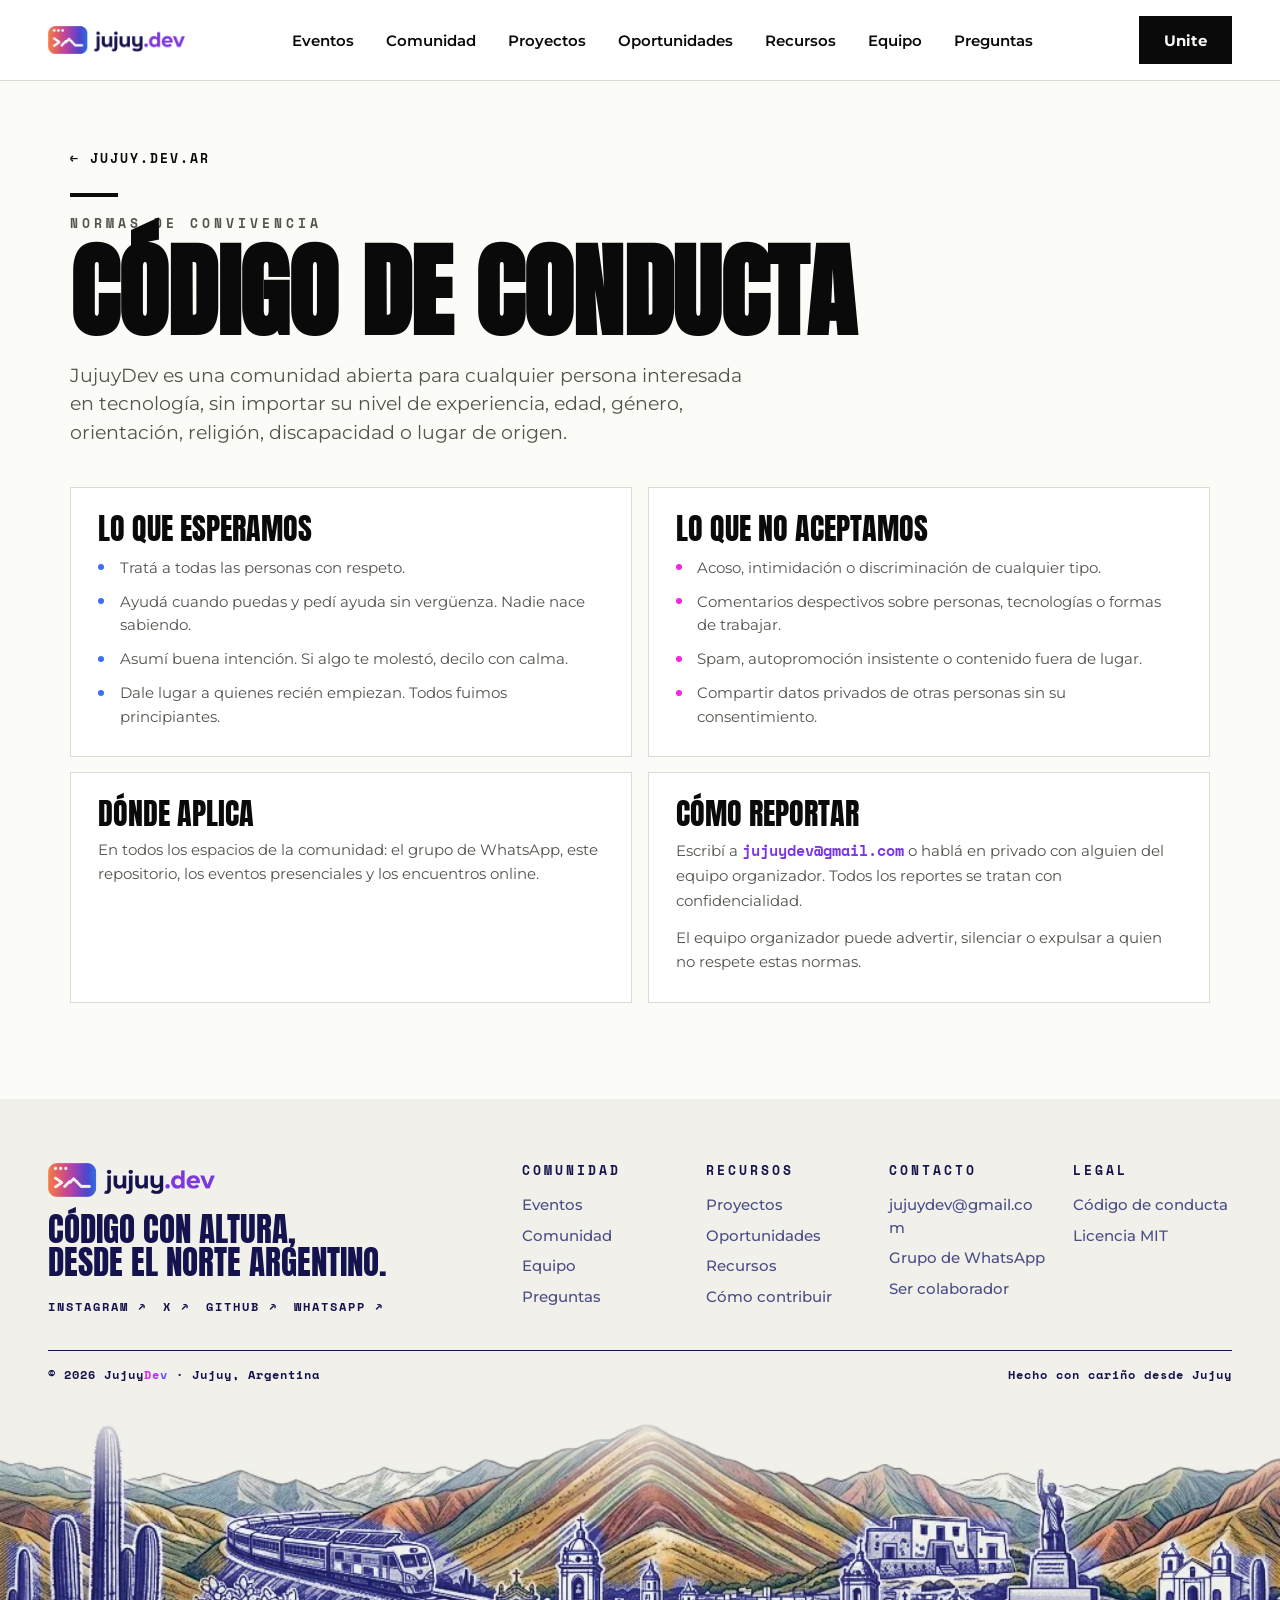
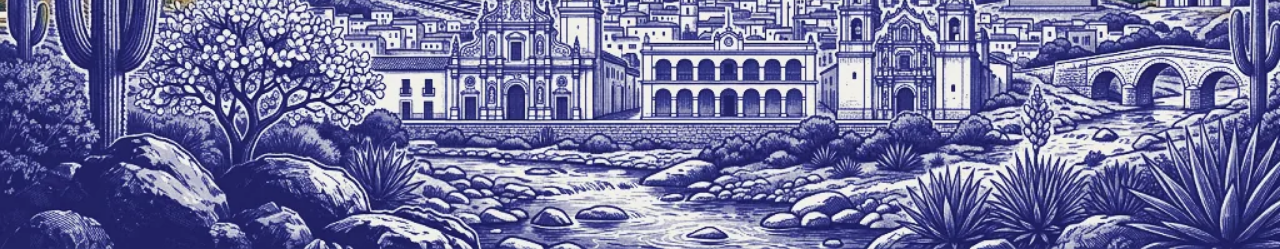
<file: codigo-de-conducta/index.html>
<!DOCTYPE html>
<html lang="es-AR">
<head>
  <meta charset="UTF-8">
  <meta name="viewport" content="width=device-width, initial-scale=1">
  <title>Código de conducta · JujuyDev</title>
  <meta name="description" content="Normas de convivencia y código de conducta de JujuyDev, la comunidad de programadores y tecnología de Jujuy.">
  <meta name="theme-color" content="#fbfbf7">
  <link rel="canonical" href="https://jujuy.dev.ar/codigo-de-conducta/">

  <meta property="og:type" content="website">
  <meta property="og:locale" content="es_AR">
  <meta property="og:site_name" content="JujuyDev">
  <meta property="og:title" content="Código de conducta · JujuyDev">
  <meta property="og:description" content="Normas de convivencia y código de conducta de JujuyDev, la comunidad de tecnología en Jujuy.">
  <meta property="og:url" content="https://jujuy.dev.ar/codigo-de-conducta/">
  <meta property="og:image" content="https://jujuy.dev.ar/assets/og.jpg">
  <meta property="og:image:width" content="1200">
  <meta property="og:image:height" content="630">
  <meta name="twitter:card" content="summary_large_image">
  <meta name="twitter:site" content="@JujuyDevAr">
  <meta name="twitter:title" content="Código de conducta · JujuyDev">
  <meta name="twitter:description" content="Normas de convivencia y código de conducta de JujuyDev, la comunidad de tecnología en Jujuy.">
  <meta name="twitter:image" content="https://jujuy.dev.ar/assets/og.jpg">

  <link rel="icon" href="../assets/brand/jujuydev-isotipo.png" type="image/png">
  <link rel="preconnect" href="https://fonts.googleapis.com">
  <link rel="preconnect" href="https://fonts.gstatic.com" crossorigin>
  <link href="https://fonts.googleapis.com/css2?family=Anton&family=Montserrat:wght@400;500;600;700;800&family=Space+Mono:wght@700&display=swap" rel="stylesheet">
  <link rel="stylesheet" href="../styles.css?v=2026-10-12b">
  <link rel="stylesheet" href="../css/tokens.css?v=2026-10-17">
  <link rel="stylesheet" href="../css/jd.css?v=2026-10-18f">
  <link rel="stylesheet" href="../css/pages.css?v=2026-10-18">
  <script>document.documentElement.classList.add('js');</script>
</head>
<body>
  <a class="skip-link" href="#main">Saltar al contenido</a>

  <header class="jd-nav">
    <a href="../" aria-label="jujuy.dev — inicio">
      <img class="jd-nav__logo" src="../assets/brand/jujuydev-logo.webp" alt="jujuy.dev" width="137" height="28">
    </a>
    <button class="jd-nav__toggle" type="button" aria-expanded="false" aria-controls="jd-nav-links">Menú</button>
    <nav aria-label="Principal">
      <ul class="jd-nav__links" id="jd-nav-links">
        <li><a href="../eventos/">Eventos</a></li>
        <li><a href="../comunidad/">Comunidad</a></li>
        <li><a href="../proyectos/">Proyectos</a></li>
        <li><a href="../oportunidades/">Oportunidades</a></li>
        <li><a href="../recursos/">Recursos</a></li>
        <li><a href="../#equipo">Equipo</a></li>
        <li><a href="../faq/">Preguntas</a></li>
      </ul>
    </nav>
    <a class="jd-btn jd-btn--primary" href="https://chat.whatsapp.com/Bj1KKgjcLue2FOVuX8osmq" target="_blank" rel="noopener">Unite</a>
  </header>

  <main id="main">
    <header class="page-hero container">
      <a class="back-link" href="../">← jujuy.dev.ar</a>
      <p class="eyebrow mono">normas de convivencia</p>
      <h1>Código de conducta</h1>
      <p class="lead">JujuyDev es una comunidad abierta para cualquier persona interesada en tecnología, sin importar su nivel de experiencia, edad, género, orientación, religión, discapacidad o lugar de origen.</p>
    </header>

    <section class="section conduct-section">
      <div class="container">
        <div class="grid grid-2 conduct-grid">
          <article class="card reveal" style="--accent: var(--blue)">
            <h3>Lo que esperamos</h3>
            <ul class="conduct-list">
              <li>Tratá a todas las personas con respeto.</li>
              <li>Ayudá cuando puedas y pedí ayuda sin vergüenza. Nadie nace sabiendo.</li>
              <li>Asumí buena intención. Si algo te molestó, decilo con calma.</li>
              <li>Dale lugar a quienes recién empiezan. Todos fuimos principiantes.</li>
            </ul>
          </article>

          <article class="card reveal" style="--accent: var(--coral)">
            <h3>Lo que no aceptamos</h3>
            <ul class="conduct-list">
              <li>Acoso, intimidación o discriminación de cualquier tipo.</li>
              <li>Comentarios despectivos sobre personas, tecnologías o formas de trabajar.</li>
              <li>Spam, autopromoción insistente o contenido fuera de lugar.</li>
              <li>Compartir datos privados de otras personas sin su consentimiento.</li>
            </ul>
          </article>

          <article class="card reveal" style="--accent: var(--purple)">
            <h3>Dónde aplica</h3>
            <p>En todos los espacios de la comunidad: el grupo de WhatsApp, este repositorio, los eventos presenciales y los encuentros online.</p>
          </article>

          <article class="card reveal" style="--accent: var(--orange)">
            <h3>Cómo reportar</h3>
            <p>Escribí a <a href="mailto:jujuydev@gmail.com" class="contact-mail mono" style="font-size: 0.95rem;">jujuydev@gmail.com</a> o hablá en privado con alguien del equipo organizador. Todos los reportes se tratan con confidencialidad.</p>
            <p style="margin-top: 0.8rem;">El equipo organizador puede advertir, silenciar o expulsar a quien no respete estas normas.</p>
          </article>
        </div>
      </div>
    </section>
  </main>

  <footer class="jd-footer">
    <div class="jd-footer__top">
      <div class="jd-footer__brand">
        <a href="../" aria-label="jujuy.dev — inicio"><img src="../assets/brand/jujuydev-logo.webp" alt="jujuy.dev" width="167" height="34"></a>
        <p class="jd-footer__tagline">Código con altura,<br>desde el norte argentino.</p>
        <ul class="jd-footer__social">
          <li><a href="https://www.instagram.com/jujuy.dev/" target="_blank" rel="noopener">Instagram ↗</a></li>
          <li><a href="https://x.com/JujuyDevAr" target="_blank" rel="noopener">X ↗</a></li>
          <li><a href="https://github.com/FrancoDuran23/jujuy_dev" target="_blank" rel="noopener">GitHub ↗</a></li>
          <li><a href="https://chat.whatsapp.com/Bj1KKgjcLue2FOVuX8osmq" target="_blank" rel="noopener">WhatsApp ↗</a></li>
        </ul>
      </div>
      <nav class="jd-footer__cols" aria-label="Pie de página">
        <div>
          <h2>Comunidad</h2>
          <ul>
            <li><a href="../eventos/">Eventos</a></li>
            <li><a href="../comunidad/">Comunidad</a></li>
            <li><a href="../#equipo">Equipo</a></li>
            <li><a href="../faq/">Preguntas</a></li>
          </ul>
        </div>
        <div>
          <h2>Recursos</h2>
          <ul>
            <li><a href="../proyectos/">Proyectos</a></li>
            <li><a href="../oportunidades/">Oportunidades</a></li>
            <li><a href="../recursos/">Recursos</a></li>
            <li><a href="https://github.com/FrancoDuran23/jujuy_dev/blob/main/CONTRIBUTING.md" target="_blank" rel="noopener">Cómo contribuir</a></li>
          </ul>
        </div>
        <div>
          <h2>Contacto</h2>
          <ul>
            <li><a href="mailto:jujuydev@gmail.com">jujuydev@gmail.com</a></li>
            <li><a href="https://chat.whatsapp.com/Bj1KKgjcLue2FOVuX8osmq" target="_blank" rel="noopener">Grupo de WhatsApp</a></li>
            <li><a href="mailto:jujuydev@gmail.com?subject=Quiero%20ser%20colaborador%20de%20JujuyDev">Ser colaborador</a></li>
          </ul>
        </div>
        <div>
          <h2>Legal</h2>
          <ul>
            <li><a href="../codigo-de-conducta/">Código de conducta</a></li>
            <li><a href="https://github.com/FrancoDuran23/jujuy_dev/blob/main/LICENSE" target="_blank" rel="noopener">Licencia MIT</a></li>
          </ul>
        </div>
      </nav>
    </div>
    <div class="jd-footer__bar">
      <span>© <span data-year>2026</span> Jujuy<span class="jd-dev">Dev</span> · Jujuy, Argentina</span>
      <span>Hecho con cariño desde Jujuy</span>
    </div>
    <!-- Engraving of Jujuy: churches, the Cabildo arcade, the Tren Solar, the river and the bridge in blue ink; the coloured hills of the Quebrada behind. -->
    <img class="jd-footer__art" src="../assets/brand/footer-jujuy.webp?v=2026-10-18f" alt="" width="1024" height="353" loading="lazy" decoding="async">
  </footer>

  <script src="../assets/jd-nav.js?v=2026-10-17c" defer></script>
  <script>
    (function () {
      var revealed = document.querySelectorAll('.reveal');
      if ('IntersectionObserver' in window) {
        var io = new IntersectionObserver(function (entries) {
          entries.forEach(function (entry) {
            if (entry.isIntersecting) {
              entry.target.classList.add('in');
              io.unobserve(entry.target);
            }
          });
        }, { threshold: 0.12 });
        revealed.forEach(function (el) { io.observe(el); });
      } else {
        revealed.forEach(function (el) { el.classList.add('in'); });
      }
    })();
  </script>
</body>
</html>
</file>
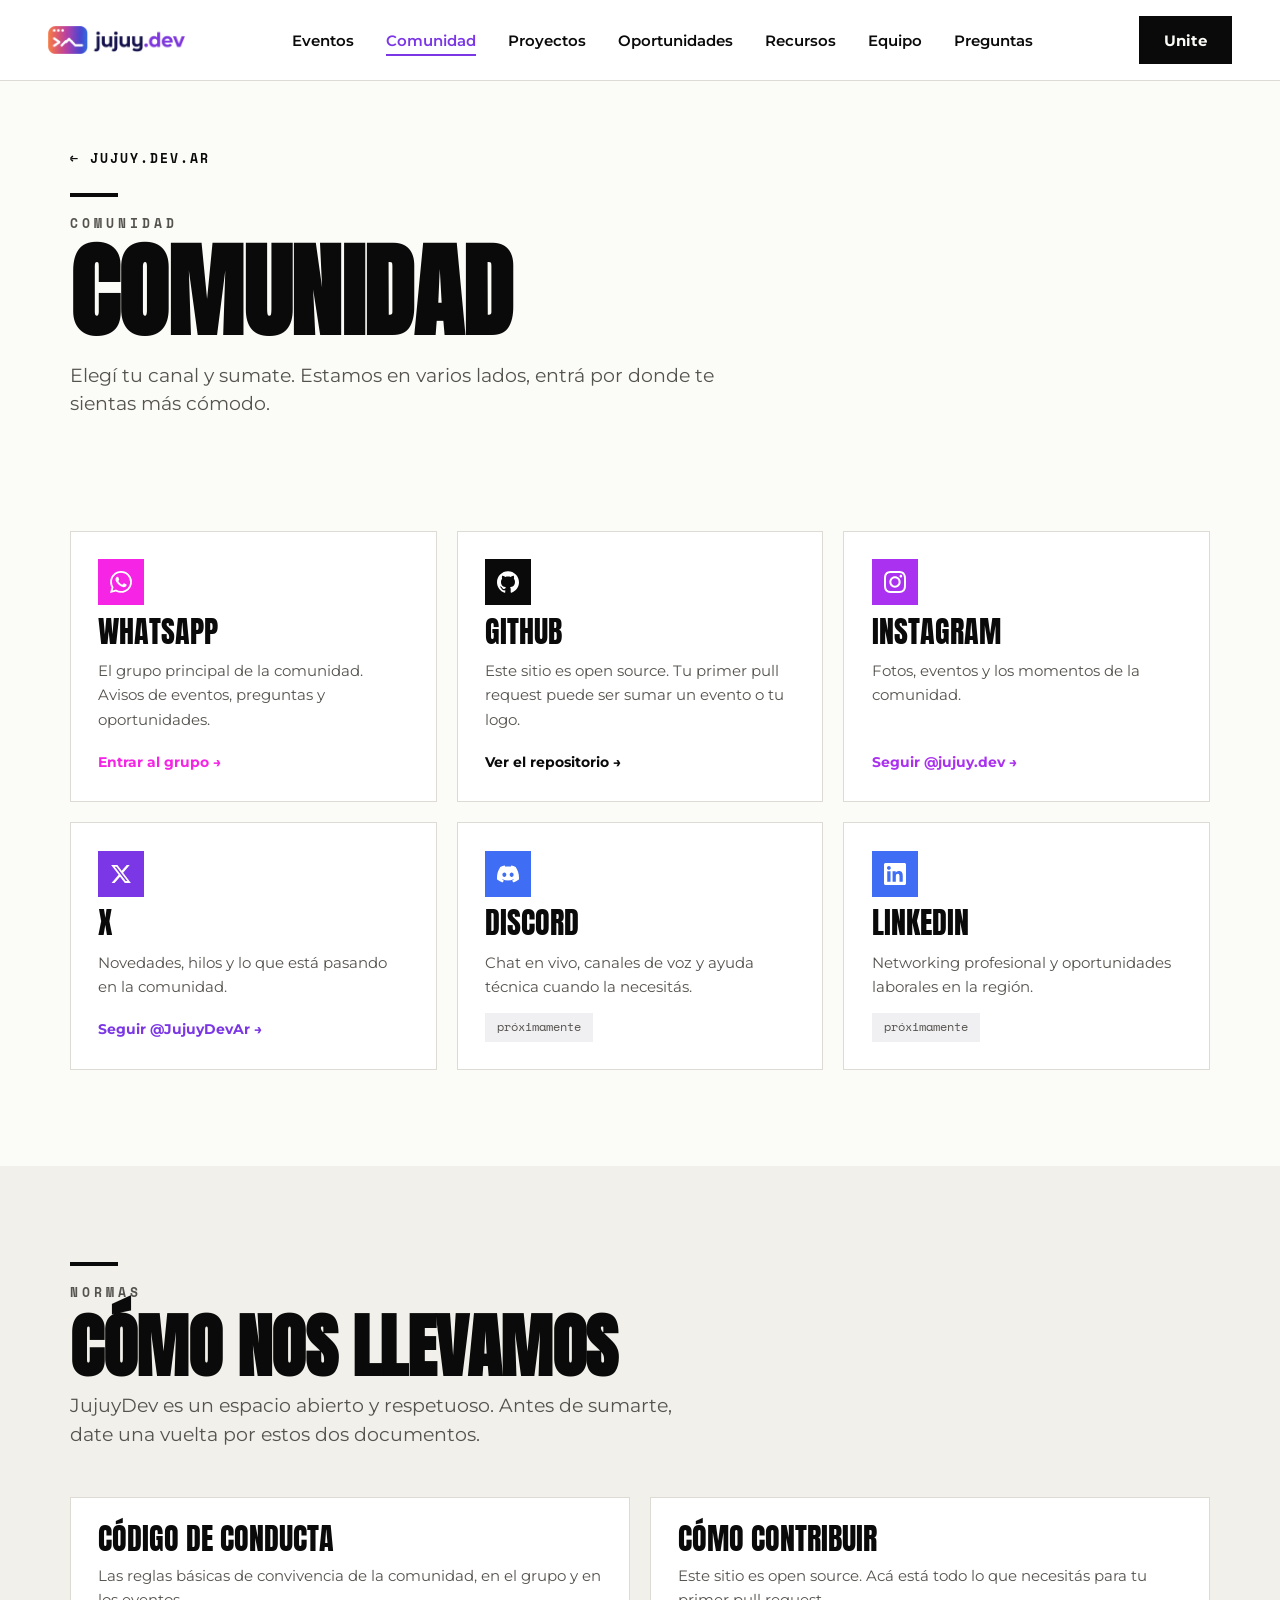
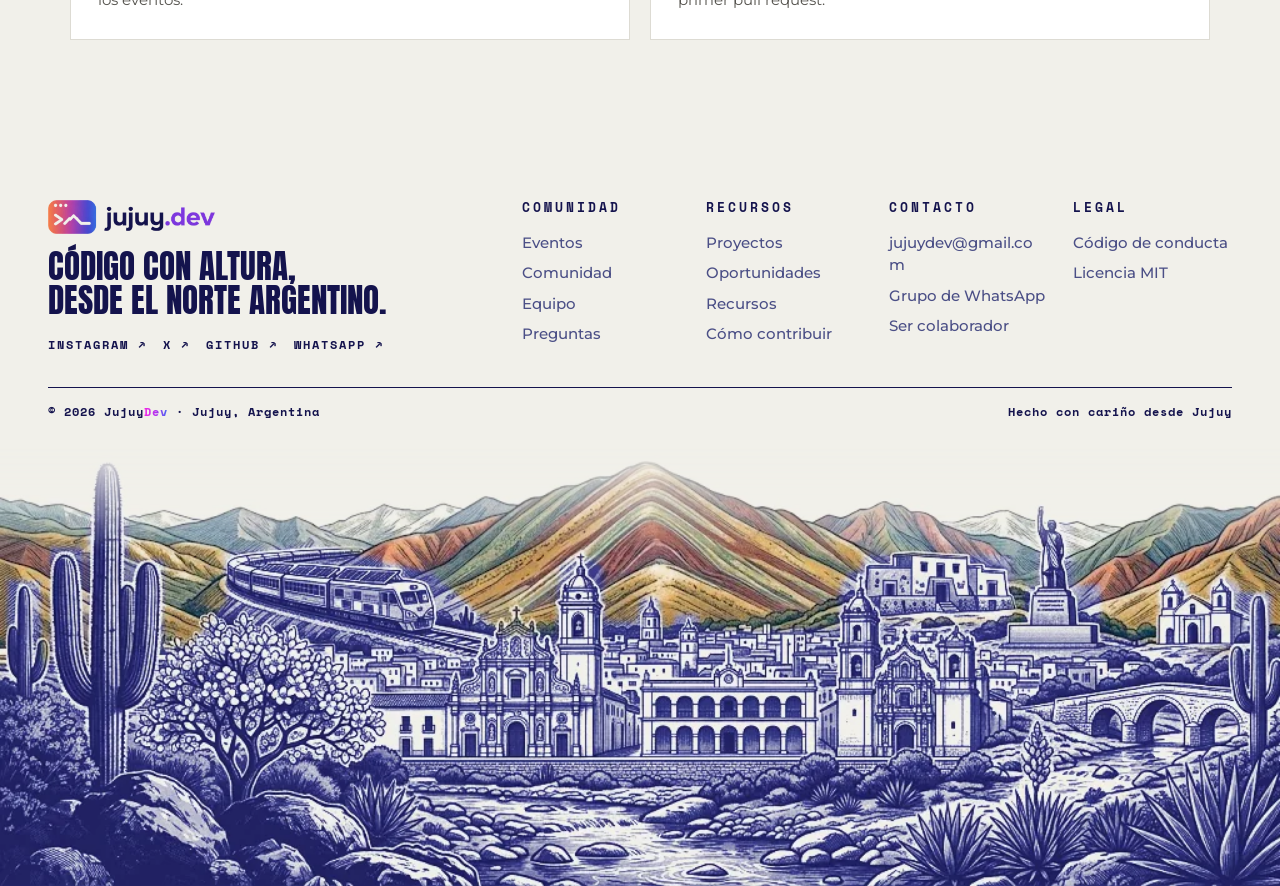
<file: comunidad/index.html>
<!DOCTYPE html>
<html lang="es-AR">
<head>
  <meta charset="UTF-8">
  <meta name="viewport" content="width=device-width, initial-scale=1">
  <title>Comunidad · JujuyDev</title>
  <meta name="description" content="Sumate a la comunidad de programadores y tecnología de San Salvador de Jujuy: WhatsApp, GitHub, Instagram y X. Código de conducta y cómo colaborar.">
  <meta name="theme-color" content="#fbfbf7">
  <link rel="canonical" href="https://jujuy.dev.ar/comunidad/">

  <meta property="og:type" content="website">
  <meta property="og:locale" content="es_AR">
  <meta property="og:site_name" content="JujuyDev">
  <meta property="og:title" content="Comunidad · JujuyDev">
  <meta property="og:description" content="Sumate a la comunidad de programadores y tecnología de San Salvador de Jujuy.">
  <meta property="og:url" content="https://jujuy.dev.ar/comunidad/">
  <meta property="og:image" content="https://jujuy.dev.ar/assets/og.jpg">
  <meta property="og:image:width" content="1200">
  <meta property="og:image:height" content="630">
  <meta name="twitter:card" content="summary_large_image">
  <meta name="twitter:site" content="@JujuyDevAr">
  <meta name="twitter:title" content="Comunidad · JujuyDev">
  <meta name="twitter:description" content="Sumate a la comunidad de programadores y tecnología de San Salvador de Jujuy.">
  <meta name="twitter:image" content="https://jujuy.dev.ar/assets/og.jpg">

  <link rel="icon" href="../assets/brand/jujuydev-isotipo.png" type="image/png">
  <link rel="preconnect" href="https://fonts.googleapis.com">
  <link rel="preconnect" href="https://fonts.gstatic.com" crossorigin>
  <link href="https://fonts.googleapis.com/css2?family=Anton&family=Montserrat:wght@400;500;600;700;800&family=Space+Mono:wght@700&display=swap" rel="stylesheet">
  <link rel="stylesheet" href="../styles.css?v=2026-10-12b">
  <link rel="stylesheet" href="../css/tokens.css?v=2026-10-17">
  <link rel="stylesheet" href="../css/jd.css?v=2026-10-18f">
  <link rel="stylesheet" href="../css/pages.css?v=2026-10-18">
  <script>document.documentElement.classList.add('js');</script>
</head>
<body>
  <a class="skip-link" href="#main">Saltar al contenido</a>

  <!-- SVG sprite: brand icons (Simple Icons, CC0), reused from the home page. -->
  <svg width="0" height="0" style="position:absolute" aria-hidden="true" focusable="false">
    <symbol id="i-discord" viewBox="0 0 24 24">
      <path d="M20.317 4.3698a19.7913 19.7913 0 00-4.8851-1.5152.0741.0741 0 00-.0785.0371c-.211.3753-.4447.8648-.6083 1.2495-1.8447-.2762-3.68-.2762-5.4868 0-.1636-.3933-.4058-.8742-.6177-1.2495a.077.077 0 00-.0785-.037 19.7363 19.7363 0 00-4.8852 1.515.0699.0699 0 00-.0321.0277C.5334 9.0458-.319 13.5799.0992 18.0578a.0824.0824 0 00.0312.0561c2.0528 1.5076 4.0413 2.4228 5.9929 3.0294a.0777.0777 0 00.0842-.0276c.4616-.6304.8731-1.2952 1.226-1.9942a.076.076 0 00-.0416-.1057c-.6528-.2476-1.2743-.5495-1.8722-.8923a.077.077 0 01-.0076-.1277c.1258-.0943.2517-.1923.3718-.2914a.0743.0743 0 01.0776-.0105c3.9278 1.7933 8.18 1.7933 12.0614 0a.0739.0739 0 01.0785.0095c.1202.099.246.1981.3728.2924a.077.077 0 01-.0066.1276 12.2986 12.2986 0 01-1.873.8914.0766.0766 0 00-.0407.1067c.3604.698.7719 1.3628 1.225 1.9932a.076.076 0 00.0842.0286c1.961-.6067 3.9495-1.5219 6.0023-3.0294a.077.077 0 00.0313-.0552c.5004-5.177-.8382-9.6739-3.5485-13.6604a.061.061 0 00-.0312-.0286zM8.02 15.3312c-1.1825 0-2.1569-1.0857-2.1569-2.419 0-1.3332.9555-2.4189 2.157-2.4189 1.2108 0 2.1757 1.0952 2.1568 2.419 0 1.3332-.9555 2.4189-2.1569 2.4189zm7.9748 0c-1.1825 0-2.1569-1.0857-2.1569-2.419 0-1.3332.9554-2.4189 2.1569-2.4189 1.2108 0 2.1757 1.0952 2.1568 2.419 0 1.3332-.946 2.4189-2.1568 2.4189Z"/>
    </symbol>
    <symbol id="i-whatsapp" viewBox="0 0 24 24">
      <path d="M17.472 14.382c-.297-.149-1.758-.867-2.03-.967-.273-.099-.471-.148-.67.15-.197.297-.767.966-.94 1.164-.173.199-.347.223-.644.075-.297-.15-1.255-.463-2.39-1.475-.883-.788-1.48-1.761-1.653-2.059-.173-.297-.018-.458.13-.606.134-.133.298-.347.446-.52.149-.174.198-.298.298-.497.099-.198.05-.371-.025-.52-.075-.149-.669-1.612-.916-2.207-.242-.579-.487-.5-.669-.51-.173-.008-.371-.01-.57-.01-.198 0-.52.074-.792.372-.272.297-1.04 1.016-1.04 2.479 0 1.462 1.065 2.875 1.213 3.074.149.198 2.096 3.2 5.077 4.487.709.306 1.262.489 1.694.625.712.227 1.36.195 1.871.118.571-.085 1.758-.719 2.006-1.413.248-.694.248-1.289.173-1.413-.074-.124-.272-.198-.57-.347m-5.421 7.403h-.004a9.87 9.87 0 01-5.031-1.378l-.361-.214-3.741.982.998-3.648-.235-.374a9.86 9.86 0 01-1.51-5.26c.001-5.45 4.436-9.884 9.888-9.884 2.64 0 5.122 1.03 6.988 2.898a9.825 9.825 0 012.893 6.994c-.003 5.45-4.437 9.884-9.885 9.884m8.413-18.297A11.815 11.815 0 0012.05 0C5.495 0 .16 5.335.157 11.892c0 2.096.547 4.142 1.588 5.945L.057 24l6.305-1.654a11.882 11.882 0 005.683 1.448h.005c6.554 0 11.89-5.335 11.893-11.893a11.821 11.821 0 00-3.48-8.413Z"/>
    </symbol>
    <symbol id="i-linkedin" viewBox="0 0 24 24">
      <path d="M20.447 20.452h-3.554v-5.569c0-1.328-.027-3.037-1.852-3.037-1.853 0-2.136 1.445-2.136 2.939v5.667H9.351V9h3.414v1.561h.046c.477-.9 1.637-1.85 3.37-1.85 3.601 0 4.267 2.37 4.267 5.455v6.286zM5.337 7.433c-1.144 0-2.063-.926-2.063-2.065 0-1.138.92-2.063 2.063-2.063 1.14 0 2.064.925 2.064 2.063 0 1.139-.925 2.065-2.064 2.065zm1.782 13.019H3.555V9h3.564v11.452zM22.225 0H1.771C.792 0 0 .774 0 1.729v20.542C0 23.227.792 24 1.771 24h20.451C23.2 24 24 23.227 24 22.271V1.729C24 .774 23.2 0 22.222 0h.003z"/>
    </symbol>
    <symbol id="i-github" viewBox="0 0 24 24">
      <path d="M12 .297c-6.63 0-12 5.373-12 12 0 5.303 3.438 9.8 8.205 11.385.6.113.82-.258.82-.577 0-.285-.01-1.04-.015-2.04-3.338.724-4.042-1.61-4.042-1.61C4.422 18.07 3.633 17.7 3.633 17.7c-1.087-.744.084-.729.084-.729 1.205.084 1.838 1.236 1.838 1.236 1.07 1.835 2.809 1.305 3.495.998.108-.776.417-1.305.76-1.605-2.665-.3-5.466-1.332-5.466-5.93 0-1.31.465-2.38 1.235-3.22-.135-.303-.54-1.523.105-3.176 0 0 1.005-.322 3.3 1.23.96-.267 1.98-.399 3-.405 1.02.006 2.04.138 3 .405 2.28-1.552 3.285-1.23 3.285-1.23.645 1.653.24 2.873.12 3.176.765.84 1.23 1.91 1.23 3.22 0 4.61-2.805 5.625-5.475 5.92.42.36.81 1.096.81 2.22 0 1.606-.015 2.896-.015 3.286 0 .315.21.69.825.57C20.565 22.092 24 17.592 24 12.297c0-6.627-5.373-12-12-12"/>
    </symbol>
    <symbol id="i-x" viewBox="0 0 24 24">
      <path d="M18.244 2.25h3.308l-7.227 8.26 8.502 11.24H16.17l-5.214-6.817L4.99 21.75H1.68l7.73-8.835L1.254 2.25H8.08l4.713 6.231zm-1.161 17.52h1.833L7.084 4.126H5.117z"/>
    </symbol>
    <symbol id="i-instagram" viewBox="0 0 24 24">
      <path d="M12 2.163c3.204 0 3.584.012 4.85.07 3.252.148 4.771 1.691 4.919 4.919.058 1.265.069 1.645.069 4.849 0 3.205-.012 3.584-.069 4.849-.149 3.225-1.664 4.771-4.919 4.919-1.266.058-1.644.07-4.85.07-3.204 0-3.584-.012-4.849-.07-3.26-.149-4.771-1.699-4.919-4.92-.058-1.265-.07-1.644-.07-4.849 0-3.204.013-3.583.07-4.849.149-3.227 1.664-4.771 4.919-4.919 1.266-.057 1.645-.069 4.849-.069zm0-2.163c-3.259 0-3.667.014-4.947.072-4.358.2-6.78 2.618-6.98 6.98-.059 1.281-.073 1.689-.073 4.948 0 3.259.014 3.668.072 4.948.2 4.358 2.618 6.78 6.98 6.98 1.281.058 1.689.072 4.948.072 3.259 0 3.668-.014 4.948-.072 4.354-.2 6.782-2.618 6.979-6.98.059-1.28.073-1.689.073-4.948 0-3.259-.014-3.667-.072-4.947-.196-4.354-2.617-6.78-6.979-6.98-1.281-.059-1.69-.073-4.949-.073zm0 5.838c-3.403 0-6.162 2.759-6.162 6.162s2.759 6.163 6.162 6.163 6.162-2.759 6.162-6.163c0-3.403-2.759-6.162-6.162-6.162zm0 10.162c-2.209 0-4-1.79-4-4 0-2.209 1.791-4 4-4s4 1.791 4 4c0 2.21-1.791 4-4 4zm6.406-11.845c-.796 0-1.441.645-1.441 1.44s.645 1.44 1.441 1.44c.795 0 1.439-.645 1.439-1.44s-.644-1.44-1.439-1.44z"/>
    </symbol>
  </svg>

  <header class="jd-nav">
    <a href="../" aria-label="jujuy.dev — inicio">
      <img class="jd-nav__logo" src="../assets/brand/jujuydev-logo.webp" alt="jujuy.dev" width="137" height="28">
    </a>
    <button class="jd-nav__toggle" type="button" aria-expanded="false" aria-controls="jd-nav-links">Menú</button>
    <nav aria-label="Principal">
      <ul class="jd-nav__links" id="jd-nav-links">
        <li><a href="../eventos/">Eventos</a></li>
        <li><a href="../comunidad/" aria-current="page">Comunidad</a></li>
        <li><a href="../proyectos/">Proyectos</a></li>
        <li><a href="../oportunidades/">Oportunidades</a></li>
        <li><a href="../recursos/">Recursos</a></li>
        <li><a href="../#equipo">Equipo</a></li>
        <li><a href="../faq/">Preguntas</a></li>
      </ul>
    </nav>
    <a class="jd-btn jd-btn--primary" href="https://chat.whatsapp.com/Bj1KKgjcLue2FOVuX8osmq" target="_blank" rel="noopener">Unite</a>
  </header>

  <main id="main">
    <header class="page-hero container">
      <a class="back-link" href="../">← jujuy.dev.ar</a>
      <p class="eyebrow">comunidad</p>
      <h1>Comunidad</h1>
      <p class="lead">Elegí tu canal y sumate. Estamos en varios lados, entrá por donde te sientas más cómodo.</p>
    </header>

    <section class="section">
      <div class="container">
        <div class="grid grid-3">
          <a class="card platform reveal" href="https://chat.whatsapp.com/Bj1KKgjcLue2FOVuX8osmq" target="_blank" rel="noopener" style="--accent: var(--coral)">
            <span class="icon"><svg><use href="#i-whatsapp"/></svg></span>
            <h3>WhatsApp</h3>
            <p>El grupo principal de la comunidad. Avisos de eventos, preguntas y oportunidades.</p>
            <span class="link">Entrar al grupo →</span>
          </a>
          <a class="card platform reveal" href="https://github.com/FrancoDuran23/jujuy_dev" target="_blank" rel="noopener" style="--accent: var(--ink)">
            <span class="icon"><svg><use href="#i-github"/></svg></span>
            <h3>GitHub</h3>
            <p>Este sitio es open source. Tu primer pull request puede ser sumar un evento o tu logo.</p>
            <span class="link">Ver el repositorio →</span>
          </a>
          <a class="card platform reveal" href="https://www.instagram.com/jujuy.dev/" target="_blank" rel="noopener" style="--accent: var(--magenta)">
            <span class="icon"><svg><use href="#i-instagram"/></svg></span>
            <h3>Instagram</h3>
            <p>Fotos, eventos y los momentos de la comunidad.</p>
            <span class="link">Seguir @jujuy.dev →</span>
          </a>
          <a class="card platform reveal" href="https://x.com/JujuyDevAr" target="_blank" rel="noopener" style="--accent: var(--purple)">
            <span class="icon"><svg><use href="#i-x"/></svg></span>
            <h3>X</h3>
            <p>Novedades, hilos y lo que está pasando en la comunidad.</p>
            <span class="link">Seguir @JujuyDevAr →</span>
          </a>
          <article class="card platform soon reveal" style="--accent: var(--indigo)">
            <span class="icon"><svg><use href="#i-discord"/></svg></span>
            <h3>Discord</h3>
            <p>Chat en vivo, canales de voz y ayuda técnica cuando la necesitás.</p>
            <span class="link">próximamente</span>
          </article>
          <article class="card platform soon reveal" style="--accent: var(--blue)">
            <span class="icon"><svg><use href="#i-linkedin"/></svg></span>
            <h3>LinkedIn</h3>
            <p>Networking profesional y oportunidades laborales en la región.</p>
            <span class="link">próximamente</span>
          </article>
        </div>
      </div>
    </section>

    <section class="section alt dots">
      <div class="container">
        <div class="section-head reveal">
          <p class="eyebrow">normas</p>
          <h2>Cómo nos llevamos</h2>
          <p>JujuyDev es un espacio abierto y respetuoso. Antes de sumarte, date una vuelta por estos dos documentos.</p>
        </div>
        <div class="grid grid-2">
          <a class="card reveal" href="../codigo-de-conducta/">
            <h3>Código de conducta</h3>
            <p>Las reglas básicas de convivencia de la comunidad, en el grupo y en los eventos.</p>
          </a>
          <a class="card reveal" href="https://github.com/FrancoDuran23/jujuy_dev/blob/main/CONTRIBUTING.md" target="_blank" rel="noopener">
            <h3>Cómo contribuir</h3>
            <p>Este sitio es open source. Acá está todo lo que necesitás para tu primer pull request.</p>
          </a>
        </div>
      </div>
    </section>
  </main>

  <footer class="jd-footer">
    <div class="jd-footer__top">
      <div class="jd-footer__brand">
        <a href="../" aria-label="jujuy.dev — inicio"><img src="../assets/brand/jujuydev-logo.webp" alt="jujuy.dev" width="167" height="34"></a>
        <p class="jd-footer__tagline">Código con altura,<br>desde el norte argentino.</p>
        <ul class="jd-footer__social">
          <li><a href="https://www.instagram.com/jujuy.dev/" target="_blank" rel="noopener">Instagram ↗</a></li>
          <li><a href="https://x.com/JujuyDevAr" target="_blank" rel="noopener">X ↗</a></li>
          <li><a href="https://github.com/FrancoDuran23/jujuy_dev" target="_blank" rel="noopener">GitHub ↗</a></li>
          <li><a href="https://chat.whatsapp.com/Bj1KKgjcLue2FOVuX8osmq" target="_blank" rel="noopener">WhatsApp ↗</a></li>
        </ul>
      </div>
      <nav class="jd-footer__cols" aria-label="Pie de página">
        <div>
          <h2>Comunidad</h2>
          <ul>
            <li><a href="../eventos/">Eventos</a></li>
            <li><a href="../comunidad/">Comunidad</a></li>
            <li><a href="../#equipo">Equipo</a></li>
            <li><a href="../faq/">Preguntas</a></li>
          </ul>
        </div>
        <div>
          <h2>Recursos</h2>
          <ul>
            <li><a href="../proyectos/">Proyectos</a></li>
            <li><a href="../oportunidades/">Oportunidades</a></li>
            <li><a href="../recursos/">Recursos</a></li>
            <li><a href="https://github.com/FrancoDuran23/jujuy_dev/blob/main/CONTRIBUTING.md" target="_blank" rel="noopener">Cómo contribuir</a></li>
          </ul>
        </div>
        <div>
          <h2>Contacto</h2>
          <ul>
            <li><a href="mailto:jujuydev@gmail.com">jujuydev@gmail.com</a></li>
            <li><a href="https://chat.whatsapp.com/Bj1KKgjcLue2FOVuX8osmq" target="_blank" rel="noopener">Grupo de WhatsApp</a></li>
            <li><a href="mailto:jujuydev@gmail.com?subject=Quiero%20ser%20colaborador%20de%20JujuyDev">Ser colaborador</a></li>
          </ul>
        </div>
        <div>
          <h2>Legal</h2>
          <ul>
            <li><a href="../codigo-de-conducta/">Código de conducta</a></li>
            <li><a href="https://github.com/FrancoDuran23/jujuy_dev/blob/main/LICENSE" target="_blank" rel="noopener">Licencia MIT</a></li>
          </ul>
        </div>
      </nav>
    </div>
    <div class="jd-footer__bar">
      <span>© <span data-year>2026</span> Jujuy<span class="jd-dev">Dev</span> · Jujuy, Argentina</span>
      <span>Hecho con cariño desde Jujuy</span>
    </div>
    <!-- Engraving of Jujuy: churches, the Cabildo arcade, the Tren Solar, the river and the bridge in blue ink; the coloured hills of the Quebrada behind. -->
    <img class="jd-footer__art" src="../assets/brand/footer-jujuy.webp?v=2026-10-18f" alt="" width="1024" height="353" loading="lazy" decoding="async">
  </footer>

  <script src="../assets/jd-nav.js?v=2026-10-17c" defer></script>
  <script>
    (function () {
      var revealed = document.querySelectorAll('.reveal');
      if ('IntersectionObserver' in window) {
        var io = new IntersectionObserver(function (entries) {
          entries.forEach(function (entry) {
            if (entry.isIntersecting) {
              entry.target.classList.add('in');
              io.unobserve(entry.target);
            }
          });
        }, { threshold: 0.12 });
        revealed.forEach(function (el) { io.observe(el); });
      } else {
        revealed.forEach(function (el) { el.classList.add('in'); });
      }
    })();
  </script>
</body>
</html>
</file>
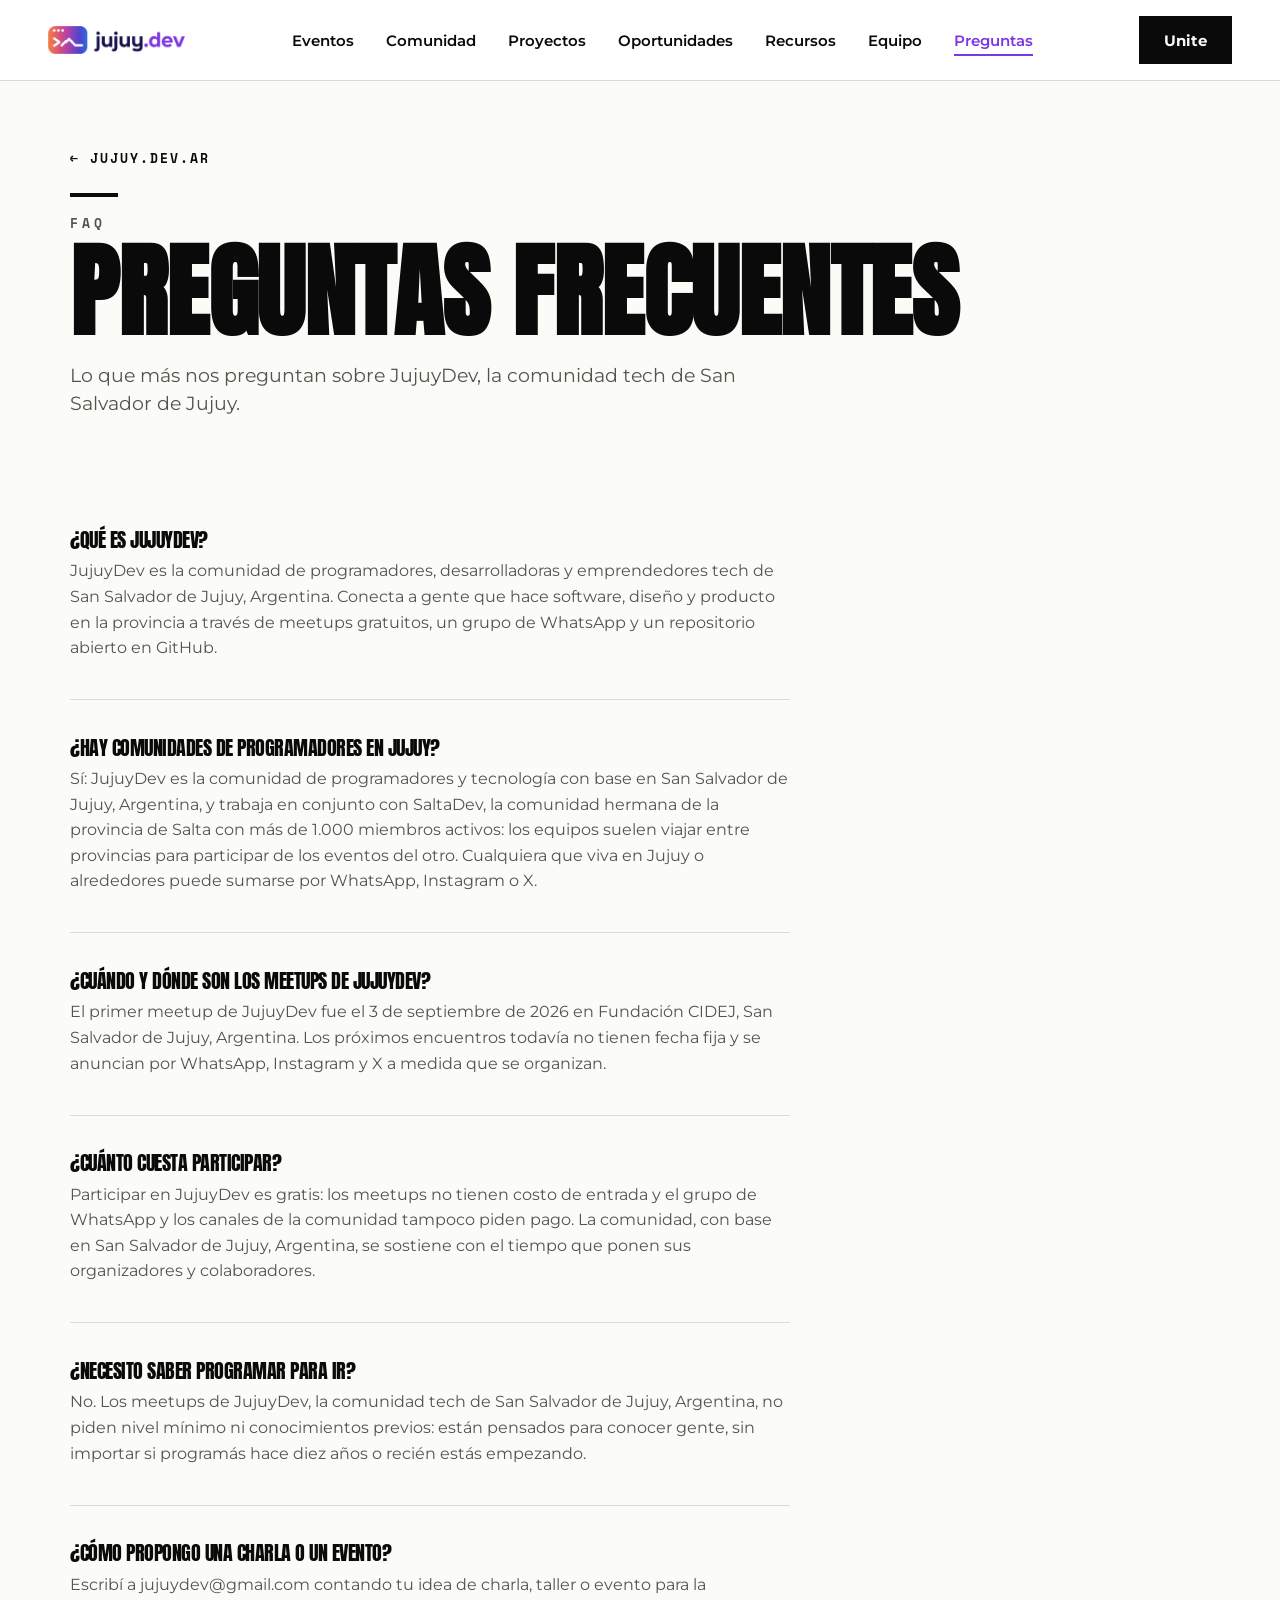
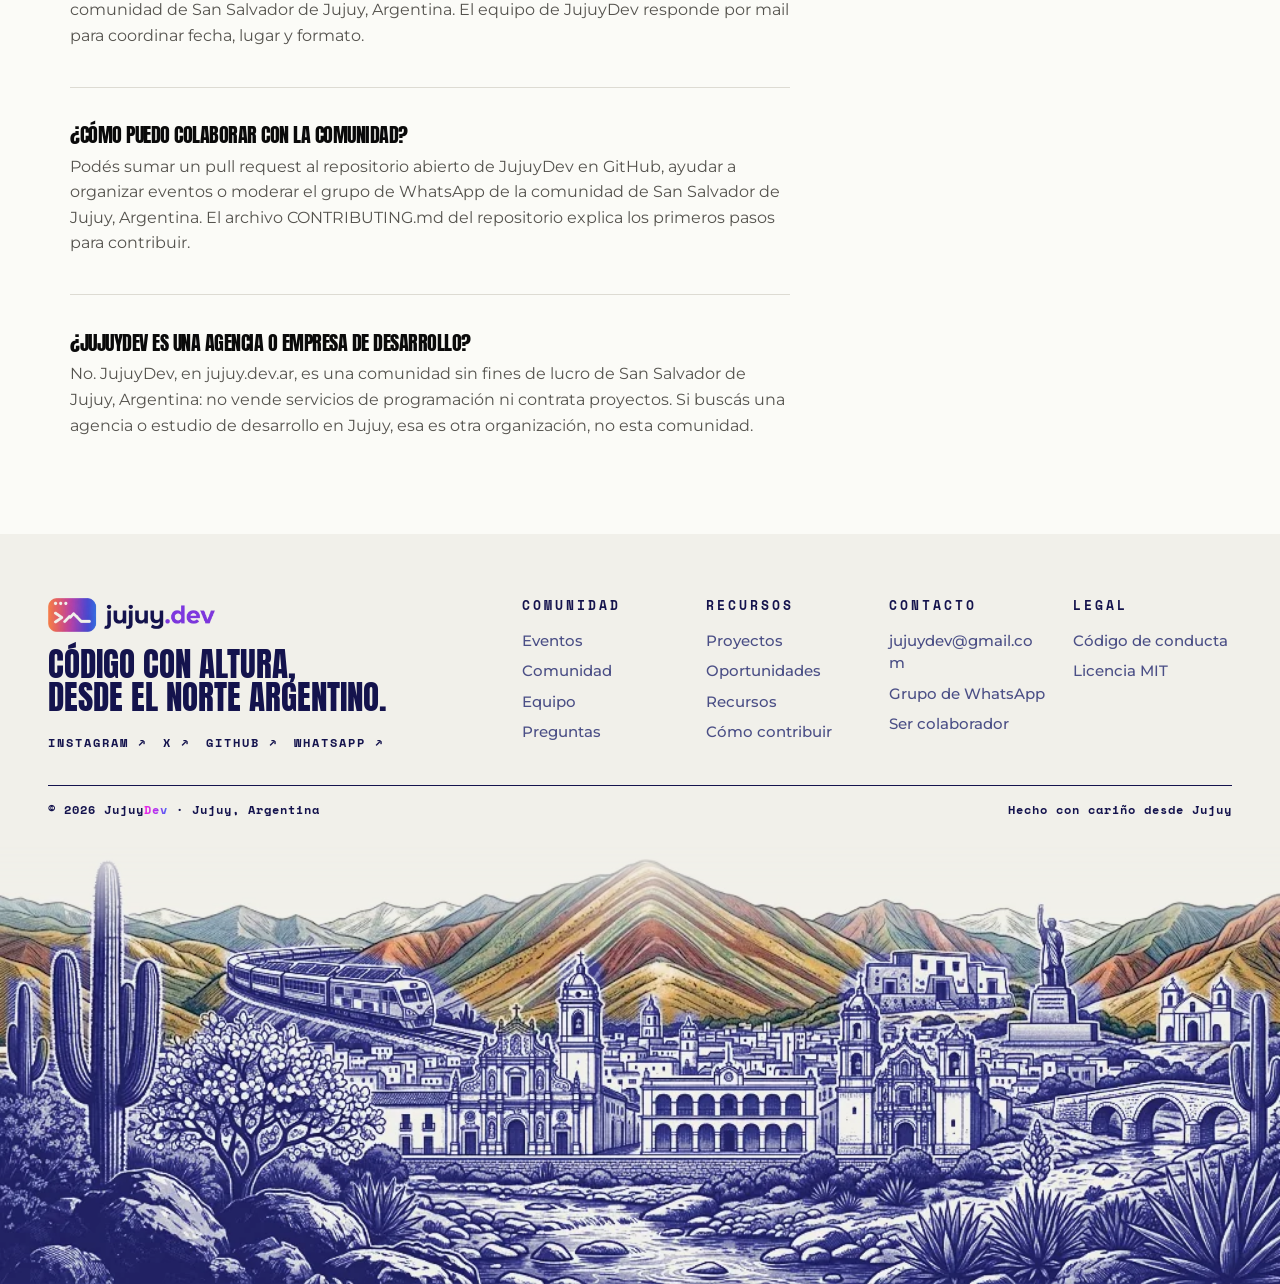
<file: faq/index.html>
<!DOCTYPE html>
<html lang="es-AR">
<head>
  <meta charset="UTF-8">
  <meta name="viewport" content="width=device-width, initial-scale=1">
  <title>Preguntas frecuentes · JujuyDev</title>
  <meta name="description" content="Qué es JujuyDev, cuándo son los meetups, cuánto cuesta participar y cómo sumarte a la comunidad de programadores de San Salvador de Jujuy.">
  <meta name="theme-color" content="#fbfbf7">
  <link rel="canonical" href="https://jujuy.dev.ar/faq/">

  <meta property="og:type" content="website">
  <meta property="og:locale" content="es_AR">
  <meta property="og:site_name" content="JujuyDev">
  <meta property="og:title" content="Preguntas frecuentes · JujuyDev">
  <meta property="og:description" content="Qué es JujuyDev, cuándo son los meetups y cómo sumarte a la comunidad de programadores de San Salvador de Jujuy.">
  <meta property="og:url" content="https://jujuy.dev.ar/faq/">
  <meta property="og:image" content="https://jujuy.dev.ar/assets/og.jpg">
  <meta property="og:image:width" content="1200">
  <meta property="og:image:height" content="630">
  <meta name="twitter:card" content="summary_large_image">
  <meta name="twitter:site" content="@JujuyDevAr">
  <meta name="twitter:title" content="Preguntas frecuentes · JujuyDev">
  <meta name="twitter:description" content="Qué es JujuyDev, cuándo son los meetups y cómo sumarte a la comunidad de programadores de San Salvador de Jujuy.">
  <meta name="twitter:image" content="https://jujuy.dev.ar/assets/og.jpg">

  <link rel="icon" href="../assets/brand/jujuydev-isotipo.png" type="image/png">
  <link rel="preconnect" href="https://fonts.googleapis.com">
  <link rel="preconnect" href="https://fonts.gstatic.com" crossorigin>
  <link href="https://fonts.googleapis.com/css2?family=Anton&family=Montserrat:wght@400;500;600;700;800&family=Space+Mono:wght@700&display=swap" rel="stylesheet">
  <link rel="stylesheet" href="../styles.css?v=2026-10-12b">
  <link rel="stylesheet" href="../css/tokens.css?v=2026-10-17">
  <link rel="stylesheet" href="../css/jd.css?v=2026-10-18f">
  <link rel="stylesheet" href="../css/pages.css?v=2026-10-18">

  <!-- Structured data for Google. Keep this in sync with the visible Q&A below. -->
  <script type="application/ld+json">
  {
    "@context": "https://schema.org",
    "@type": "FAQPage",
    "mainEntity": [
      {
        "@type": "Question",
        "name": "¿Qué es JujuyDev?",
        "acceptedAnswer": {
          "@type": "Answer",
          "text": "JujuyDev es la comunidad de programadores, desarrolladoras y emprendedores tech de San Salvador de Jujuy, Argentina. Conecta a gente que hace software, diseño y producto en la provincia a través de meetups gratuitos, un grupo de WhatsApp y un repositorio abierto en GitHub."
        }
      },
      {
        "@type": "Question",
        "name": "¿Hay comunidades de programadores en Jujuy?",
        "acceptedAnswer": {
          "@type": "Answer",
          "text": "Sí: JujuyDev es la comunidad de programadores y tecnología con base en San Salvador de Jujuy, Argentina, y trabaja en conjunto con SaltaDev, la comunidad hermana de la provincia de Salta con más de 1.000 miembros activos: los equipos suelen viajar entre provincias para participar de los eventos del otro. Cualquiera que viva en Jujuy o alrededores puede sumarse por WhatsApp, Instagram o X."
        }
      },
      {
        "@type": "Question",
        "name": "¿Cuándo y dónde son los meetups de JujuyDev?",
        "acceptedAnswer": {
          "@type": "Answer",
          "text": "El primer meetup de JujuyDev fue el 3 de septiembre de 2026 en Fundación CIDEJ, San Salvador de Jujuy, Argentina. Los próximos encuentros todavía no tienen fecha fija y se anuncian por WhatsApp, Instagram y X a medida que se organizan."
        }
      },
      {
        "@type": "Question",
        "name": "¿Cuánto cuesta participar?",
        "acceptedAnswer": {
          "@type": "Answer",
          "text": "Participar en JujuyDev es gratis: los meetups no tienen costo de entrada y el grupo de WhatsApp y los canales de la comunidad tampoco piden pago. La comunidad, con base en San Salvador de Jujuy, Argentina, se sostiene con el tiempo que ponen sus organizadores y colaboradores."
        }
      },
      {
        "@type": "Question",
        "name": "¿Necesito saber programar para ir?",
        "acceptedAnswer": {
          "@type": "Answer",
          "text": "No. Los meetups de JujuyDev, la comunidad tech de San Salvador de Jujuy, Argentina, no piden nivel mínimo ni conocimientos previos: están pensados para conocer gente, sin importar si programás hace diez años o recién estás empezando."
        }
      },
      {
        "@type": "Question",
        "name": "¿Cómo propongo una charla o un evento?",
        "acceptedAnswer": {
          "@type": "Answer",
          "text": "Escribí a jujuydev@gmail.com contando tu idea de charla, taller o evento para la comunidad de San Salvador de Jujuy, Argentina. El equipo de JujuyDev responde por mail para coordinar fecha, lugar y formato."
        }
      },
      {
        "@type": "Question",
        "name": "¿Cómo puedo colaborar con la comunidad?",
        "acceptedAnswer": {
          "@type": "Answer",
          "text": "Podés sumar un pull request al repositorio abierto de JujuyDev en GitHub, ayudar a organizar eventos o moderar el grupo de WhatsApp de la comunidad de San Salvador de Jujuy, Argentina. El archivo CONTRIBUTING.md del repositorio explica los primeros pasos para contribuir."
        }
      },
      {
        "@type": "Question",
        "name": "¿JujuyDev es una agencia o empresa de desarrollo?",
        "acceptedAnswer": {
          "@type": "Answer",
          "text": "No. JujuyDev, en jujuy.dev.ar, es una comunidad sin fines de lucro de San Salvador de Jujuy, Argentina: no vende servicios de programación ni contrata proyectos. Si buscás una agencia o estudio de desarrollo en Jujuy, esa es otra organización, no esta comunidad."
        }
      }
    ]
  }
  </script>
  <script>document.documentElement.classList.add('js');</script>
</head>
<body>
  <a class="skip-link" href="#main">Saltar al contenido</a>

  <header class="jd-nav">
    <a href="../" aria-label="jujuy.dev — inicio">
      <img class="jd-nav__logo" src="../assets/brand/jujuydev-logo.webp" alt="jujuy.dev" width="137" height="28">
    </a>
    <button class="jd-nav__toggle" type="button" aria-expanded="false" aria-controls="jd-nav-links">Menú</button>
    <nav aria-label="Principal">
      <ul class="jd-nav__links" id="jd-nav-links">
        <li><a href="../eventos/">Eventos</a></li>
        <li><a href="../comunidad/">Comunidad</a></li>
        <li><a href="../proyectos/">Proyectos</a></li>
        <li><a href="../oportunidades/">Oportunidades</a></li>
        <li><a href="../recursos/">Recursos</a></li>
        <li><a href="../#equipo">Equipo</a></li>
        <li><a href="../faq/" aria-current="page">Preguntas</a></li>
      </ul>
    </nav>
    <a class="jd-btn jd-btn--primary" href="https://chat.whatsapp.com/Bj1KKgjcLue2FOVuX8osmq" target="_blank" rel="noopener">Unite</a>
  </header>

  <main id="main">
    <header class="page-hero container">
      <a class="back-link" href="../">← jujuy.dev.ar</a>
      <p class="eyebrow">faq</p>
      <h1>Preguntas frecuentes</h1>
      <p class="lead">Lo que más nos preguntan sobre JujuyDev, la comunidad tech de San Salvador de Jujuy.</p>
    </header>

    <section class="section">
      <div class="container">
        <article class="faq-item reveal">
          <h2>¿Qué es JujuyDev?</h2>
          <p>JujuyDev es la comunidad de programadores, desarrolladoras y emprendedores tech de San Salvador de Jujuy, Argentina. Conecta a gente que hace software, diseño y producto en la provincia a través de meetups gratuitos, un grupo de WhatsApp y un repositorio abierto en GitHub.</p>
        </article>
        <article class="faq-item reveal">
          <h2>¿Hay comunidades de programadores en Jujuy?</h2>
          <p>Sí: JujuyDev es la comunidad de programadores y tecnología con base en San Salvador de Jujuy, Argentina, y trabaja en conjunto con SaltaDev, la comunidad hermana de la provincia de Salta con más de 1.000 miembros activos: los equipos suelen viajar entre provincias para participar de los eventos del otro. Cualquiera que viva en Jujuy o alrededores puede sumarse por WhatsApp, Instagram o X.</p>
        </article>
        <article class="faq-item reveal">
          <h2>¿Cuándo y dónde son los meetups de JujuyDev?</h2>
          <p>El primer meetup de JujuyDev fue el 3 de septiembre de 2026 en Fundación CIDEJ, San Salvador de Jujuy, Argentina. Los próximos encuentros todavía no tienen fecha fija y se anuncian por WhatsApp, Instagram y X a medida que se organizan.</p>
        </article>
        <article class="faq-item reveal">
          <h2>¿Cuánto cuesta participar?</h2>
          <p>Participar en JujuyDev es gratis: los meetups no tienen costo de entrada y el grupo de WhatsApp y los canales de la comunidad tampoco piden pago. La comunidad, con base en San Salvador de Jujuy, Argentina, se sostiene con el tiempo que ponen sus organizadores y colaboradores.</p>
        </article>
        <article class="faq-item reveal">
          <h2>¿Necesito saber programar para ir?</h2>
          <p>No. Los meetups de JujuyDev, la comunidad tech de San Salvador de Jujuy, Argentina, no piden nivel mínimo ni conocimientos previos: están pensados para conocer gente, sin importar si programás hace diez años o recién estás empezando.</p>
        </article>
        <article class="faq-item reveal">
          <h2>¿Cómo propongo una charla o un evento?</h2>
          <p>Escribí a jujuydev@gmail.com contando tu idea de charla, taller o evento para la comunidad de San Salvador de Jujuy, Argentina. El equipo de JujuyDev responde por mail para coordinar fecha, lugar y formato.</p>
        </article>
        <article class="faq-item reveal">
          <h2>¿Cómo puedo colaborar con la comunidad?</h2>
          <p>Podés sumar un pull request al repositorio abierto de JujuyDev en GitHub, ayudar a organizar eventos o moderar el grupo de WhatsApp de la comunidad de San Salvador de Jujuy, Argentina. El archivo CONTRIBUTING.md del repositorio explica los primeros pasos para contribuir.</p>
        </article>
        <article class="faq-item reveal">
          <h2>¿JujuyDev es una agencia o empresa de desarrollo?</h2>
          <p>No. JujuyDev, en jujuy.dev.ar, es una comunidad sin fines de lucro de San Salvador de Jujuy, Argentina: no vende servicios de programación ni contrata proyectos. Si buscás una agencia o estudio de desarrollo en Jujuy, esa es otra organización, no esta comunidad.</p>
        </article>
      </div>
    </section>
  </main>

  <footer class="jd-footer">
    <div class="jd-footer__top">
      <div class="jd-footer__brand">
        <a href="../" aria-label="jujuy.dev — inicio"><img src="../assets/brand/jujuydev-logo.webp" alt="jujuy.dev" width="167" height="34"></a>
        <p class="jd-footer__tagline">Código con altura,<br>desde el norte argentino.</p>
        <ul class="jd-footer__social">
          <li><a href="https://www.instagram.com/jujuy.dev/" target="_blank" rel="noopener">Instagram ↗</a></li>
          <li><a href="https://x.com/JujuyDevAr" target="_blank" rel="noopener">X ↗</a></li>
          <li><a href="https://github.com/FrancoDuran23/jujuy_dev" target="_blank" rel="noopener">GitHub ↗</a></li>
          <li><a href="https://chat.whatsapp.com/Bj1KKgjcLue2FOVuX8osmq" target="_blank" rel="noopener">WhatsApp ↗</a></li>
        </ul>
      </div>
      <nav class="jd-footer__cols" aria-label="Pie de página">
        <div>
          <h2>Comunidad</h2>
          <ul>
            <li><a href="../eventos/">Eventos</a></li>
            <li><a href="../comunidad/">Comunidad</a></li>
            <li><a href="../#equipo">Equipo</a></li>
            <li><a href="../faq/">Preguntas</a></li>
          </ul>
        </div>
        <div>
          <h2>Recursos</h2>
          <ul>
            <li><a href="../proyectos/">Proyectos</a></li>
            <li><a href="../oportunidades/">Oportunidades</a></li>
            <li><a href="../recursos/">Recursos</a></li>
            <li><a href="https://github.com/FrancoDuran23/jujuy_dev/blob/main/CONTRIBUTING.md" target="_blank" rel="noopener">Cómo contribuir</a></li>
          </ul>
        </div>
        <div>
          <h2>Contacto</h2>
          <ul>
            <li><a href="mailto:jujuydev@gmail.com">jujuydev@gmail.com</a></li>
            <li><a href="https://chat.whatsapp.com/Bj1KKgjcLue2FOVuX8osmq" target="_blank" rel="noopener">Grupo de WhatsApp</a></li>
            <li><a href="mailto:jujuydev@gmail.com?subject=Quiero%20ser%20colaborador%20de%20JujuyDev">Ser colaborador</a></li>
          </ul>
        </div>
        <div>
          <h2>Legal</h2>
          <ul>
            <li><a href="../codigo-de-conducta/">Código de conducta</a></li>
            <li><a href="https://github.com/FrancoDuran23/jujuy_dev/blob/main/LICENSE" target="_blank" rel="noopener">Licencia MIT</a></li>
          </ul>
        </div>
      </nav>
    </div>
    <div class="jd-footer__bar">
      <span>© <span data-year>2026</span> Jujuy<span class="jd-dev">Dev</span> · Jujuy, Argentina</span>
      <span>Hecho con cariño desde Jujuy</span>
    </div>
    <!-- Engraving of Jujuy: churches, the Cabildo arcade, the Tren Solar, the river and the bridge in blue ink; the coloured hills of the Quebrada behind. -->
    <img class="jd-footer__art" src="../assets/brand/footer-jujuy.webp?v=2026-10-18f" alt="" width="1024" height="353" loading="lazy" decoding="async">
  </footer>

  <script src="../assets/jd-nav.js?v=2026-10-17c" defer></script>
  <script>
    (function () {
      var revealed = document.querySelectorAll('.reveal');
      if ('IntersectionObserver' in window) {
        var io = new IntersectionObserver(function (entries) {
          entries.forEach(function (entry) {
            if (entry.isIntersecting) {
              entry.target.classList.add('in');
              io.unobserve(entry.target);
            }
          });
        }, { threshold: 0.12 });
        revealed.forEach(function (el) { io.observe(el); });
      } else {
        revealed.forEach(function (el) { el.classList.add('in'); });
      }
    })();
  </script>
</body>
</html>
</file>
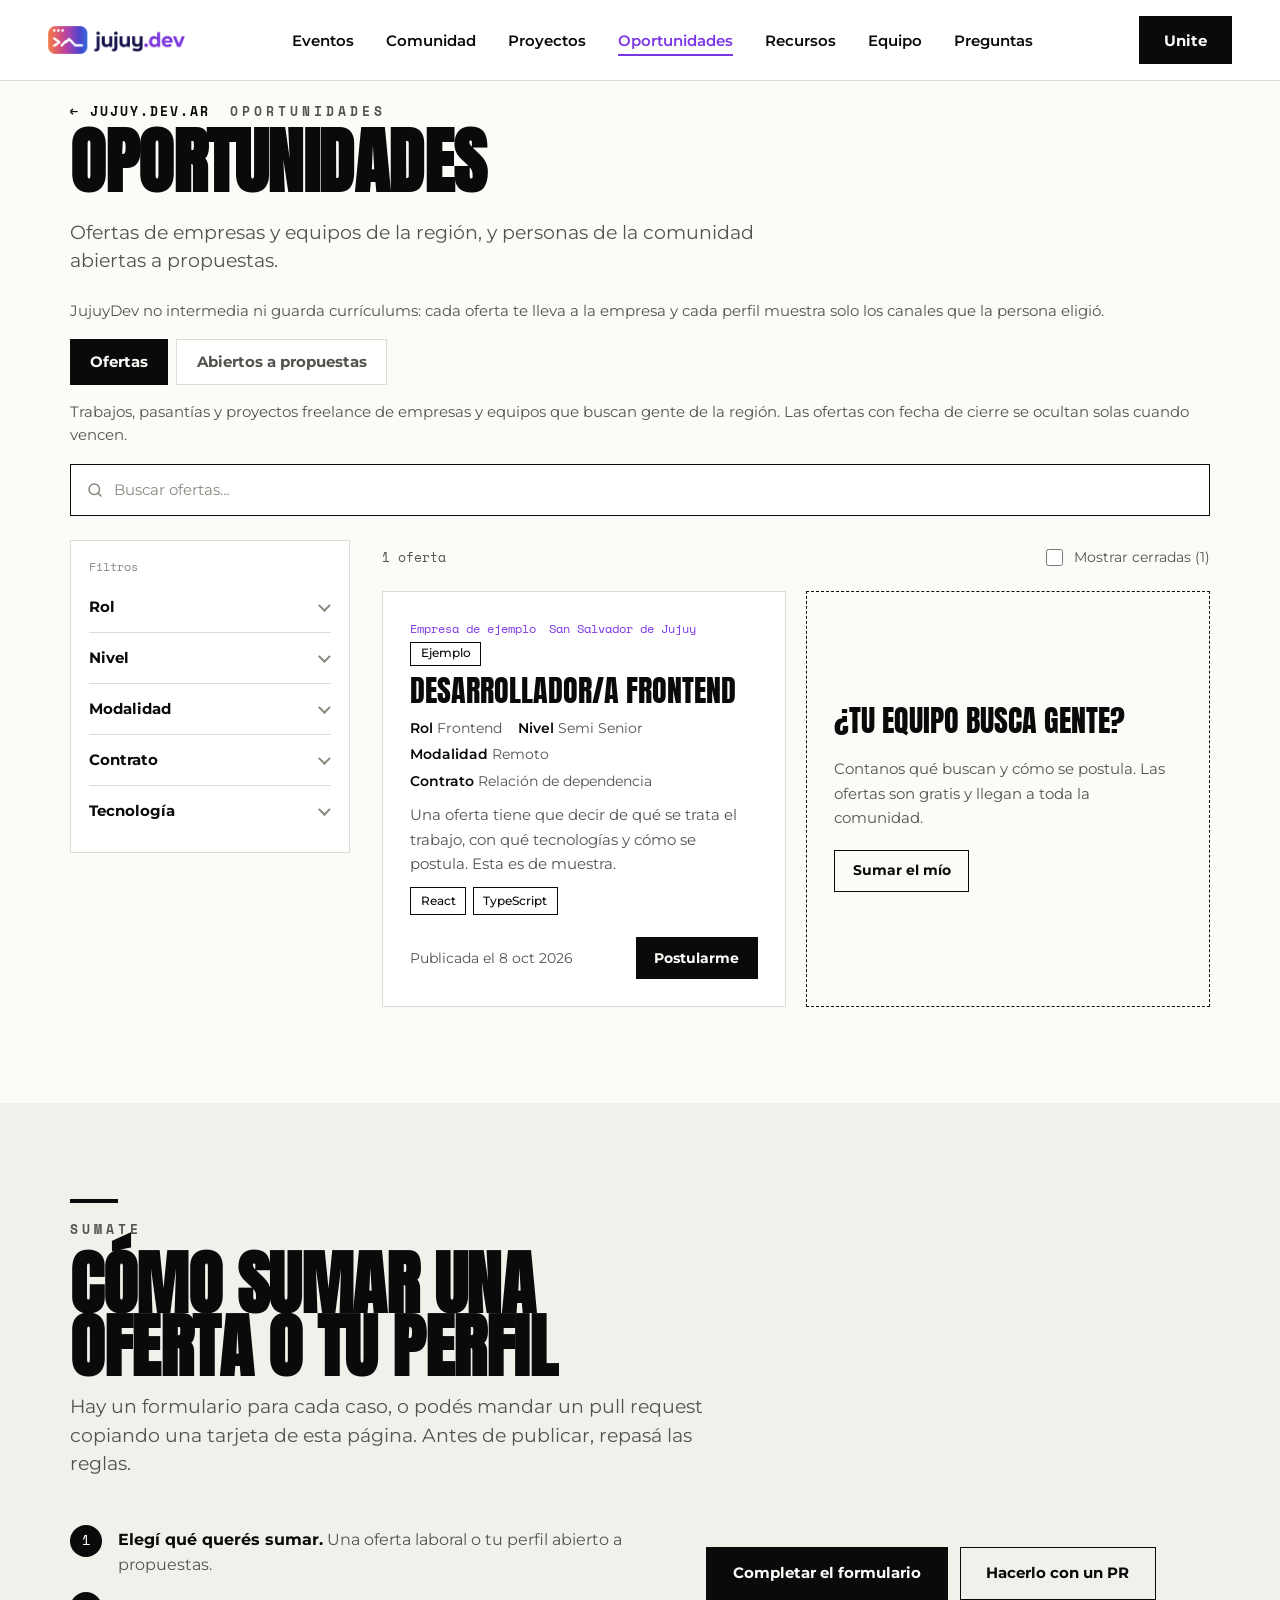
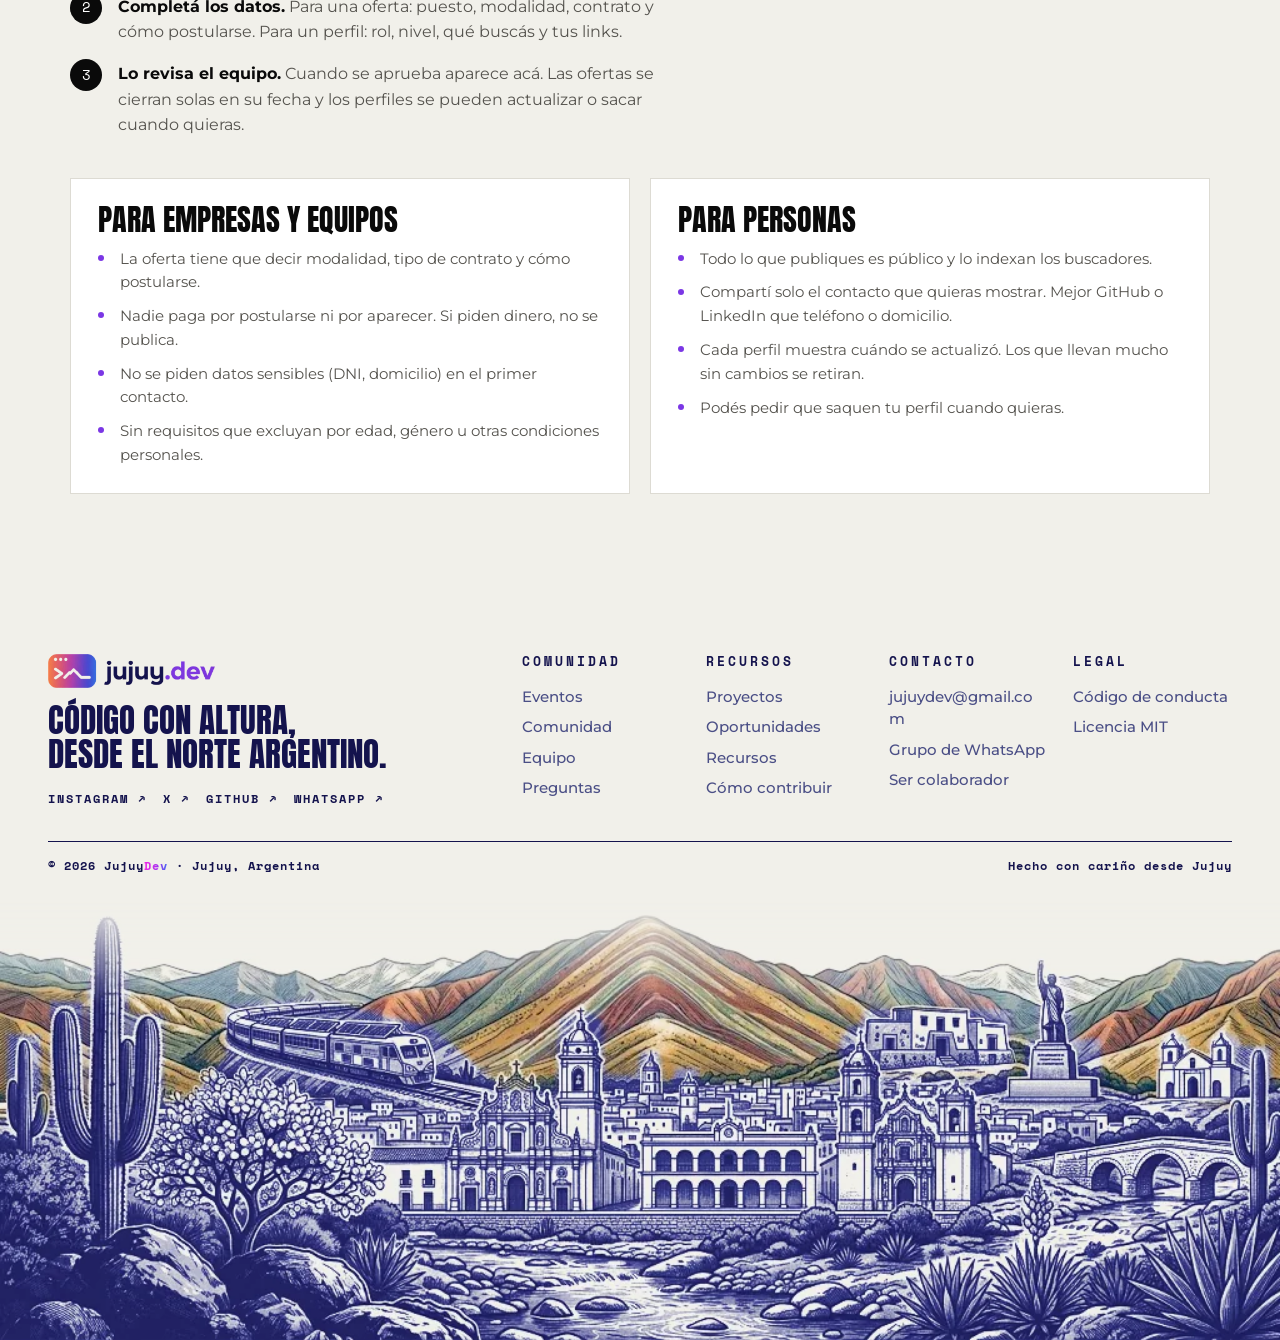
<file: oportunidades/index.html>
<!DOCTYPE html>
<html lang="es-AR">
<head>
  <meta charset="UTF-8">
  <meta name="viewport" content="width=device-width, initial-scale=1">
  <title>Oportunidades · JujuyDev</title>
  <meta name="description" content="Ofertas laborales de la región y personas de la comunidad tech de Jujuy abiertas a propuestas, con buscador y filtros por rol, nivel, modalidad y tecnología.">
  <meta name="theme-color" content="#fbfbf7">
  <link rel="canonical" href="https://jujuy.dev.ar/oportunidades/">

  <meta property="og:type" content="website">
  <meta property="og:locale" content="es_AR">
  <meta property="og:site_name" content="JujuyDev">
  <meta property="og:title" content="Oportunidades · JujuyDev">
  <meta property="og:description" content="Ofertas laborales de la región y personas de la comunidad tech de Jujuy abiertas a propuestas, con buscador y filtros por rol, nivel, modalidad y tecnología.">
  <meta property="og:url" content="https://jujuy.dev.ar/oportunidades/">
  <meta property="og:image" content="https://jujuy.dev.ar/assets/og.jpg">
  <meta property="og:image:width" content="1200">
  <meta property="og:image:height" content="630">
  <meta name="twitter:card" content="summary_large_image">
  <meta name="twitter:site" content="@JujuyDevAr">
  <meta name="twitter:title" content="Oportunidades · JujuyDev">
  <meta name="twitter:description" content="Ofertas laborales de la región y personas de la comunidad tech de Jujuy abiertas a propuestas, con buscador y filtros por rol, nivel, modalidad y tecnología.">
  <meta name="twitter:image" content="https://jujuy.dev.ar/assets/og.jpg">

  <link rel="icon" href="../assets/brand/jujuydev-isotipo.png" type="image/png">
  <link rel="preconnect" href="https://fonts.googleapis.com">
  <link rel="preconnect" href="https://fonts.gstatic.com" crossorigin>
  <link href="https://fonts.googleapis.com/css2?family=Anton&family=Montserrat:wght@400;500;600;700;800&family=Space+Mono:wght@700&display=swap" rel="stylesheet">
  <link rel="stylesheet" href="../styles.css?v=2026-10-12b">
  <link rel="stylesheet" href="../css/tokens.css?v=2026-10-17">
  <link rel="stylesheet" href="../css/jd.css?v=2026-10-18f">
  <link rel="stylesheet" href="../css/pages.css?v=2026-10-18">
  <script>document.documentElement.classList.add('js');</script>
  <script src="../assets/filtros.js?v=2026-10-08b" defer></script>
</head>
<body>
  <a class="skip-link" href="#main">Saltar al contenido</a>

  <header class="jd-nav">
    <a href="../" aria-label="jujuy.dev — inicio">
      <img class="jd-nav__logo" src="../assets/brand/jujuydev-logo.webp" alt="jujuy.dev" width="137" height="28">
    </a>
    <button class="jd-nav__toggle" type="button" aria-expanded="false" aria-controls="jd-nav-links">Menú</button>
    <nav aria-label="Principal">
      <ul class="jd-nav__links" id="jd-nav-links">
        <li><a href="../eventos/">Eventos</a></li>
        <li><a href="../comunidad/">Comunidad</a></li>
        <li><a href="../proyectos/">Proyectos</a></li>
        <li><a href="../oportunidades/" aria-current="page">Oportunidades</a></li>
        <li><a href="../recursos/">Recursos</a></li>
        <li><a href="../#equipo">Equipo</a></li>
        <li><a href="../faq/">Preguntas</a></li>
      </ul>
    </nav>
    <a class="jd-btn jd-btn--primary" href="https://chat.whatsapp.com/Bj1KKgjcLue2FOVuX8osmq" target="_blank" rel="noopener">Unite</a>
  </header>

  <main id="main">
    <header class="page-hero page-hero-compact container">
      <a class="back-link" href="../">← jujuy.dev.ar</a>
      <p class="eyebrow">oportunidades</p>
      <h1>Oportunidades</h1>
      <p class="lead">Ofertas de empresas y equipos de la región, y personas de la comunidad abiertas a propuestas.</p>
    </header>

    <section class="section listing-section">
      <div class="container">
        <p class="panel-intro">JujuyDev no intermedia ni guarda currículums: cada oferta te lleva a la empresa y cada perfil muestra solo los canales que la persona eligió.</p>

        <nav class="tabs" data-tabs aria-label="Secciones de oportunidades">
          <a href="#ofertas">Ofertas</a>
          <a href="#talento">Abiertos a propuestas</a>
        </nav>

        <section id="ofertas" class="tab-panel">
          <p class="panel-intro">Trabajos, pasantías y proyectos freelance de empresas y equipos que buscan gente de la región. Las ofertas con fecha de cierre se ocultan solas cuando vencen.</p>
          <div data-listing
               data-prefix="o"
               data-facets="rol:Rol,nivel:Nivel,modalidad:Modalidad,contrato:Contrato,tech:Tecnología"
               data-order="nivel=Pasantía|Junior|Semi Senior|Senior;modalidad=Remoto|Híbrido|Presencial"
               data-noun="oferta|ofertas"
               data-placeholder="Buscar ofertas…">
            <div class="grid grid-3" data-items>
        <!-- EDIT: sumá una oferta copiando una tarjeta y poniéndola arriba de todo.
             data-cierre es la fecha límite (AAAA-MM-DD): pasada esa fecha la oferta se
             oculta sola. Si no tiene fecha de cierre, borrá el atributo.

             <article class="card item" data-item data-cierre="2026-12-31">
               <p class="item-kicker"><span>Nombre de la empresa</span><span>San Salvador de Jujuy</span></p>
               <h3>Título del puesto</h3>
               <ul class="item-meta">
                 <li><strong>Rol</strong> <span data-facet="rol">Backend</span></li>
                 <li><strong>Nivel</strong> <span data-facet="nivel">Semi Senior</span></li>
                 <li><strong>Modalidad</strong> <span data-facet="modalidad">Remoto</span></li>
                 <li><strong>Contrato</strong> <span data-facet="contrato">Relación de dependencia</span></li>
               </ul>
               <p>De qué se trata el trabajo, en pocas líneas.</p>
               <ul class="tags" data-facet="tech"><li>Node.js</li></ul>
               <div class="item-foot">
                 <span>Publicada el 8 oct 2026 · cierra el 31 dic 2026</span>
                 <a class="btn btn-primary btn-sm" href="LINK-O-MAILTO-PARA-POSTULARSE" target="_blank" rel="noopener">Postularme</a>
               </div>
             </article>

             Rol: Frontend, Backend, Full-Stack, Mobile, Datos e IA, DevOps, Diseño, QA, Ciberseguridad.
             Nivel: Pasantía, Junior, Semi Senior, Senior.
             Modalidad: Remoto, Híbrido, Presencial.
             Contrato: Relación de dependencia, Freelance, Pasantía, Part-time. -->

        <!-- EJEMPLO: las dos tarjetas que siguen son de muestra. Borrarlas cuando haya ofertas reales. -->
        <article class="card item" data-item data-cierre="2099-12-31" style="--accent: var(--indigo)">
          <p class="item-kicker"><span>Empresa de ejemplo</span><span>San Salvador de Jujuy</span><span class="pill pill-example">Ejemplo</span></p>
          <h3>Desarrollador/a Frontend</h3>
          <ul class="item-meta">
            <li><strong>Rol</strong> <span data-facet="rol">Frontend</span></li>
            <li><strong>Nivel</strong> <span data-facet="nivel">Semi Senior</span></li>
            <li><strong>Modalidad</strong> <span data-facet="modalidad">Remoto</span></li>
            <li><strong>Contrato</strong> <span data-facet="contrato">Relación de dependencia</span></li>
          </ul>
          <p>Una oferta tiene que decir de qué se trata el trabajo, con qué tecnologías y cómo se postula. Esta es de muestra.</p>
          <ul class="tags" data-facet="tech"><li>React</li><li>TypeScript</li></ul>
          <div class="item-foot">
            <span>Publicada el 8 oct 2026</span>
            <a class="btn btn-primary btn-sm" href="#como-sumar">Postularme</a>
          </div>
        </article>

        <article class="card item" data-item data-cierre="2026-09-01" style="--accent: var(--blue)">
          <p class="item-kicker"><span>Otra empresa de ejemplo</span><span>Híbrido en Jujuy</span><span class="pill pill-example">Ejemplo</span></p>
          <h3>Pasantía en desarrollo backend</h3>
          <ul class="item-meta">
            <li><strong>Rol</strong> <span data-facet="rol">Backend</span></li>
            <li><strong>Nivel</strong> <span data-facet="nivel">Pasantía</span></li>
            <li><strong>Modalidad</strong> <span data-facet="modalidad">Híbrido</span></li>
            <li><strong>Contrato</strong> <span data-facet="contrato">Pasantía</span></li>
          </ul>
          <p>Esta ya pasó su fecha de cierre, así que se oculta sola. Se puede ver con "Mostrar cerradas".</p>
          <ul class="tags" data-facet="tech"><li>Python</li><li>Django</li></ul>
          <div class="item-foot">
            <span>Cerró el 1 sep 2026</span>
            <span class="pill pill-closed">Cerrada</span>
          </div>
        </article>

        <article class="card ghost">
          <h3>¿Tu equipo busca gente?</h3>
          <p>Contanos qué buscan y cómo se postula. Las ofertas son gratis y llegan a toda la comunidad.</p>
          <a class="btn btn-ghost btn-sm" href="https://github.com/FrancoDuran23/jujuy_dev/issues/new?template=oferta.yml" target="_blank" rel="noopener">Sumar el mío</a>
        </article>

            </div>
          </div>
        </section>

        <section id="talento" class="tab-panel">
          <p class="panel-intro">Personas de la comunidad que están abiertas a propuestas laborales. Si estás buscando, sumá tu perfil; si tu equipo busca, escribile directo.</p>
          <div data-listing
               data-prefix="t"
               data-facets="rol:Rol,nivel:Nivel,busca:Busca,modalidad:Modalidad,tech:Tecnología,ubicacion:Ubicación"
               data-order="nivel=Pasantía|Junior|Semi Senior|Senior;modalidad=Remoto|Híbrido|Presencial"
               data-noun="persona|personas"
               data-placeholder="Buscar personas…">
            <div class="grid grid-3" data-items>
        <!-- EDIT: sumá tu perfil copiando una tarjeta y poniéndola arriba de todo.
             Poné solo los datos de contacto que quieras hacer públicos: esta página
             es pública y la indexan los buscadores.

             <article class="card item" data-item>
               <div class="person-head">
                 <img class="talent-avatar" src="../assets/people/nombre-apellido.webp" alt="" width="56" height="56" loading="lazy">
                 <div>
                   <h3>Nombre Apellido</h3>
                   <p class="role" data-facet="rol">Full-Stack</p>
                 </div>
               </div>
               <p><span class="pill pill-open">● Abierto/a a propuestas</span></p>
               <ul class="item-meta">
                 <li><strong>Nivel</strong> <span data-facet="nivel">Junior</span></li>
                 <li><strong>Ubicación</strong> <span data-facet="ubicacion">San Salvador de Jujuy</span></li>
               </ul>
               <p><strong>Busca</strong></p>
               <ul class="tags tags-soft" data-facet="busca"><li>Empleo</li><li>Freelance</li></ul>
               <p><strong>Modalidad</strong></p>
               <ul class="tags tags-soft" data-facet="modalidad"><li>Remoto</li><li>Híbrido</li></ul>
               <ul class="tags" data-facet="tech"><li>JavaScript</li><li>React</li></ul>
               <div class="item-foot">
                 <span>Actualizado en oct 2026</span>
                 <span class="item-links"><a href="https://github.com/tu-usuario">GitHub</a><a href="https://www.linkedin.com/in/tu-usuario">LinkedIn</a></span>
               </div>
             </article>

             Si no tenés foto, usá el avatar con iniciales:
             <span class="talent-avatar is-initials" aria-hidden="true">NA</span>
             Busca: Empleo, Freelance, Pasantía. -->

        <!-- EJEMPLO: las dos tarjetas que siguen son de muestra. Borrarlas cuando haya perfiles reales. -->
        <article class="card item" data-item style="--accent: var(--magenta)">
          <div class="person-head">
            <span class="talent-avatar is-initials" aria-hidden="true">TN</span>
            <div>
              <h3>Tu Nombre <span class="pill pill-example">Ejemplo</span></h3>
              <p class="role" data-facet="rol">Full-Stack</p>
            </div>
          </div>
          <p><span class="pill pill-open">● Abierto/a a propuestas</span></p>
          <ul class="item-meta">
            <li><strong>Nivel</strong> <span data-facet="nivel">Junior</span></li>
            <li><strong>Ubicación</strong> <span data-facet="ubicacion">San Salvador de Jujuy</span></li>
          </ul>
          <p><strong>Busca</strong></p>
          <ul class="tags tags-soft" data-facet="busca"><li>Empleo</li><li>Freelance</li></ul>
          <p><strong>Modalidad</strong></p>
          <ul class="tags tags-soft" data-facet="modalidad"><li>Remoto</li><li>Híbrido</li></ul>
          <ul class="tags" data-facet="tech"><li>JavaScript</li><li>React</li><li>Node.js</li></ul>
          <div class="item-foot">
            <span>Actualizado en oct 2026</span>
            <span class="item-links"><a href="#como-sumar">GitHub</a><a href="#como-sumar">LinkedIn</a></span>
          </div>
        </article>

        <article class="card item" data-item style="--accent: var(--purple)">
          <div class="person-head">
            <span class="talent-avatar is-initials" aria-hidden="true">OP</span>
            <div>
              <h3>Otra Persona <span class="pill pill-example">Ejemplo</span></h3>
              <p class="role" data-facet="rol">Ciberseguridad</p>
            </div>
          </div>
          <p><span class="pill pill-open">● Abierto/a a propuestas</span></p>
          <ul class="item-meta">
            <li><strong>Nivel</strong> <span data-facet="nivel">Semi Senior</span></li>
            <li><strong>Ubicación</strong> <span data-facet="ubicacion">Fuera de Jujuy</span></li>
          </ul>
          <p><strong>Busca</strong></p>
          <ul class="tags tags-soft" data-facet="busca"><li>Empleo</li></ul>
          <p><strong>Modalidad</strong></p>
          <ul class="tags tags-soft" data-facet="modalidad"><li>Remoto</li></ul>
          <ul class="tags" data-facet="tech"><li>Python</li><li>Linux</li></ul>
          <div class="item-foot">
            <span>Actualizado en oct 2026</span>
            <span class="item-links"><a href="#como-sumar">LinkedIn</a></span>
          </div>
        </article>

        <article class="card ghost">
          <h3>¿Estás buscando trabajo?</h3>
          <p>Sumá tu perfil y que te encuentren. Elegís qué mostrar y lo podés sacar cuando quieras.</p>
          <a class="btn btn-ghost btn-sm" href="https://github.com/FrancoDuran23/jujuy_dev/issues/new?template=perfil.yml" target="_blank" rel="noopener">Sumar el mío</a>
        </article>

            </div>
          </div>
        </section>
      </div>
    </section>

    <section class="section alt dots" id="como-sumar">
      <div class="container">
        <div class="section-head reveal">
          <p class="eyebrow">sumate</p>
          <h2>Cómo sumar una oferta o tu perfil</h2>
          <p>Hay un formulario para cada caso, o podés mandar un pull request copiando una tarjeta de esta página. Antes de publicar, repasá las reglas.</p>
        </div>
        <div class="how-to">
          <ol class="steps">
            <li><strong>Elegí qué querés sumar.</strong> Una oferta laboral o tu perfil abierto a propuestas.</li>
            <li><strong>Completá los datos.</strong> Para una oferta: puesto, modalidad, contrato y cómo postularse. Para un perfil: rol, nivel, qué buscás y tus links.</li>
            <li><strong>Lo revisa el equipo.</strong> Cuando se aprueba aparece acá. Las ofertas se cierran solas en su fecha y los perfiles se pueden actualizar o sacar cuando quieras.</li>
          </ol>
          <div>
            <div class="actions">
              <a class="btn btn-primary" href="https://github.com/FrancoDuran23/jujuy_dev/issues/new?template=oferta.yml" target="_blank" rel="noopener">Completar el formulario</a>
              <a class="btn btn-ghost" href="https://github.com/FrancoDuran23/jujuy_dev/blob/main/CONTRIBUTING.md#sumar-una-oferta-laboral" target="_blank" rel="noopener">Hacerlo con un PR</a>
            </div>
          </div>
        </div>
        <div class="grid grid-2 rules">
              <div class="card">
                <h3>Para empresas y equipos</h3>
                <ul class="conduct-list">
                  <li>La oferta tiene que decir modalidad, tipo de contrato y cómo postularse.</li>
                  <li>Nadie paga por postularse ni por aparecer. Si piden dinero, no se publica.</li>
                  <li>No se piden datos sensibles (DNI, domicilio) en el primer contacto.</li>
                  <li>Sin requisitos que excluyan por edad, género u otras condiciones personales.</li>
                </ul>
              </div>
              <div class="card">
                <h3>Para personas</h3>
                <ul class="conduct-list">
                  <li>Todo lo que publiques es público y lo indexan los buscadores.</li>
                  <li>Compartí solo el contacto que quieras mostrar. Mejor GitHub o LinkedIn que teléfono o domicilio.</li>
                  <li>Cada perfil muestra cuándo se actualizó. Los que llevan mucho sin cambios se retiran.</li>
                  <li>Podés pedir que saquen tu perfil cuando quieras.</li>
                </ul>
              </div>
            </div>
      </div>
    </section>
  </main>

  <footer class="jd-footer">
    <div class="jd-footer__top">
      <div class="jd-footer__brand">
        <a href="../" aria-label="jujuy.dev — inicio"><img src="../assets/brand/jujuydev-logo.webp" alt="jujuy.dev" width="167" height="34"></a>
        <p class="jd-footer__tagline">Código con altura,<br>desde el norte argentino.</p>
        <ul class="jd-footer__social">
          <li><a href="https://www.instagram.com/jujuy.dev/" target="_blank" rel="noopener">Instagram ↗</a></li>
          <li><a href="https://x.com/JujuyDevAr" target="_blank" rel="noopener">X ↗</a></li>
          <li><a href="https://github.com/FrancoDuran23/jujuy_dev" target="_blank" rel="noopener">GitHub ↗</a></li>
          <li><a href="https://chat.whatsapp.com/Bj1KKgjcLue2FOVuX8osmq" target="_blank" rel="noopener">WhatsApp ↗</a></li>
        </ul>
      </div>
      <nav class="jd-footer__cols" aria-label="Pie de página">
        <div>
          <h2>Comunidad</h2>
          <ul>
            <li><a href="../eventos/">Eventos</a></li>
            <li><a href="../comunidad/">Comunidad</a></li>
            <li><a href="../#equipo">Equipo</a></li>
            <li><a href="../faq/">Preguntas</a></li>
          </ul>
        </div>
        <div>
          <h2>Recursos</h2>
          <ul>
            <li><a href="../proyectos/">Proyectos</a></li>
            <li><a href="../oportunidades/">Oportunidades</a></li>
            <li><a href="../recursos/">Recursos</a></li>
            <li><a href="https://github.com/FrancoDuran23/jujuy_dev/blob/main/CONTRIBUTING.md" target="_blank" rel="noopener">Cómo contribuir</a></li>
          </ul>
        </div>
        <div>
          <h2>Contacto</h2>
          <ul>
            <li><a href="mailto:jujuydev@gmail.com">jujuydev@gmail.com</a></li>
            <li><a href="https://chat.whatsapp.com/Bj1KKgjcLue2FOVuX8osmq" target="_blank" rel="noopener">Grupo de WhatsApp</a></li>
            <li><a href="mailto:jujuydev@gmail.com?subject=Quiero%20ser%20colaborador%20de%20JujuyDev">Ser colaborador</a></li>
          </ul>
        </div>
        <div>
          <h2>Legal</h2>
          <ul>
            <li><a href="../codigo-de-conducta/">Código de conducta</a></li>
            <li><a href="https://github.com/FrancoDuran23/jujuy_dev/blob/main/LICENSE" target="_blank" rel="noopener">Licencia MIT</a></li>
          </ul>
        </div>
      </nav>
    </div>
    <div class="jd-footer__bar">
      <span>© <span data-year>2026</span> Jujuy<span class="jd-dev">Dev</span> · Jujuy, Argentina</span>
      <span>Hecho con cariño desde Jujuy</span>
    </div>
    <!-- Engraving of Jujuy: churches, the Cabildo arcade, the Tren Solar, the river and the bridge in blue ink; the coloured hills of the Quebrada behind. -->
    <img class="jd-footer__art" src="../assets/brand/footer-jujuy.webp?v=2026-10-18f" alt="" width="1024" height="353" loading="lazy" decoding="async">
  </footer>

  <script src="../assets/jd-nav.js?v=2026-10-17c" defer></script>
  <script>
    (function () {
      var revealed = document.querySelectorAll('.reveal');
      if ('IntersectionObserver' in window) {
        var io = new IntersectionObserver(function (entries) {
          entries.forEach(function (entry) {
            if (entry.isIntersecting) {
              entry.target.classList.add('in');
              io.unobserve(entry.target);
            }
          });
        }, { threshold: 0.12 });
        revealed.forEach(function (el) { io.observe(el); });
      } else {
        revealed.forEach(function (el) { el.classList.add('in'); });
      }
    })();
  </script>
</body>
</html>
</file>
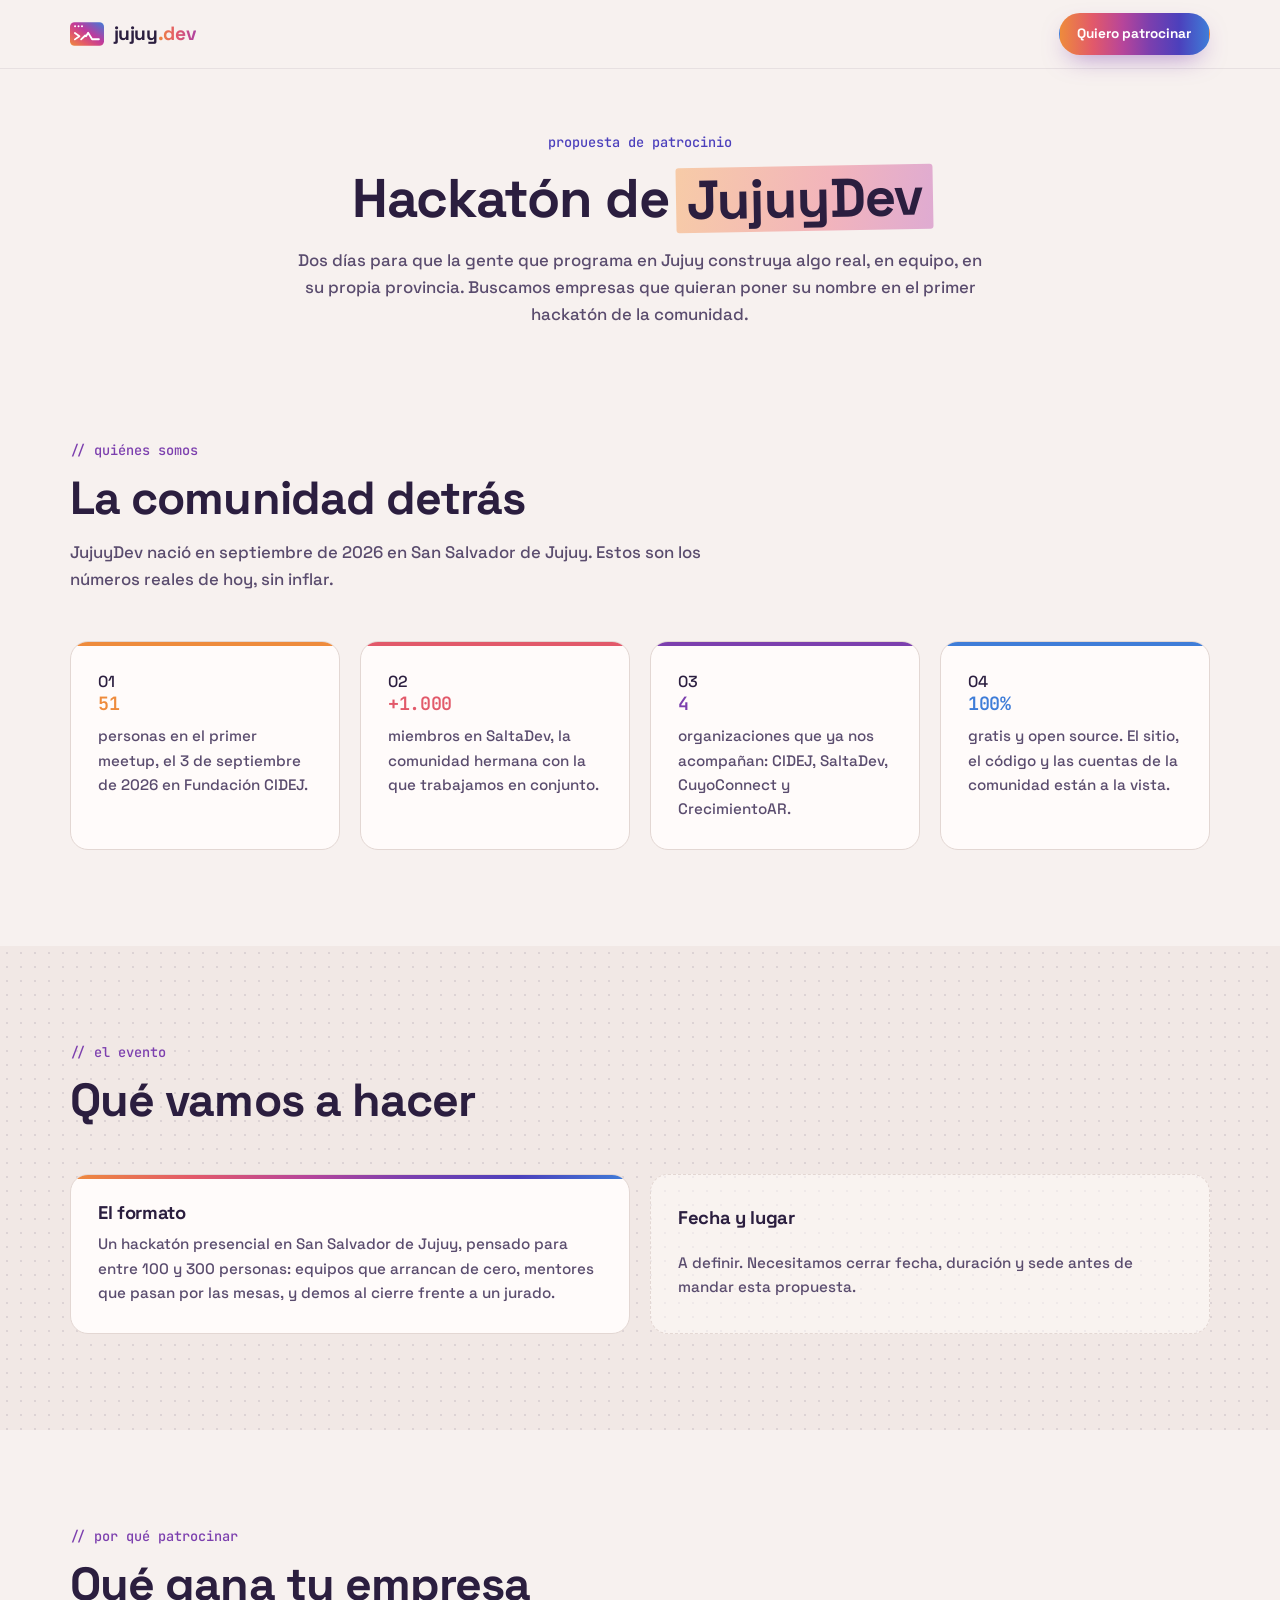
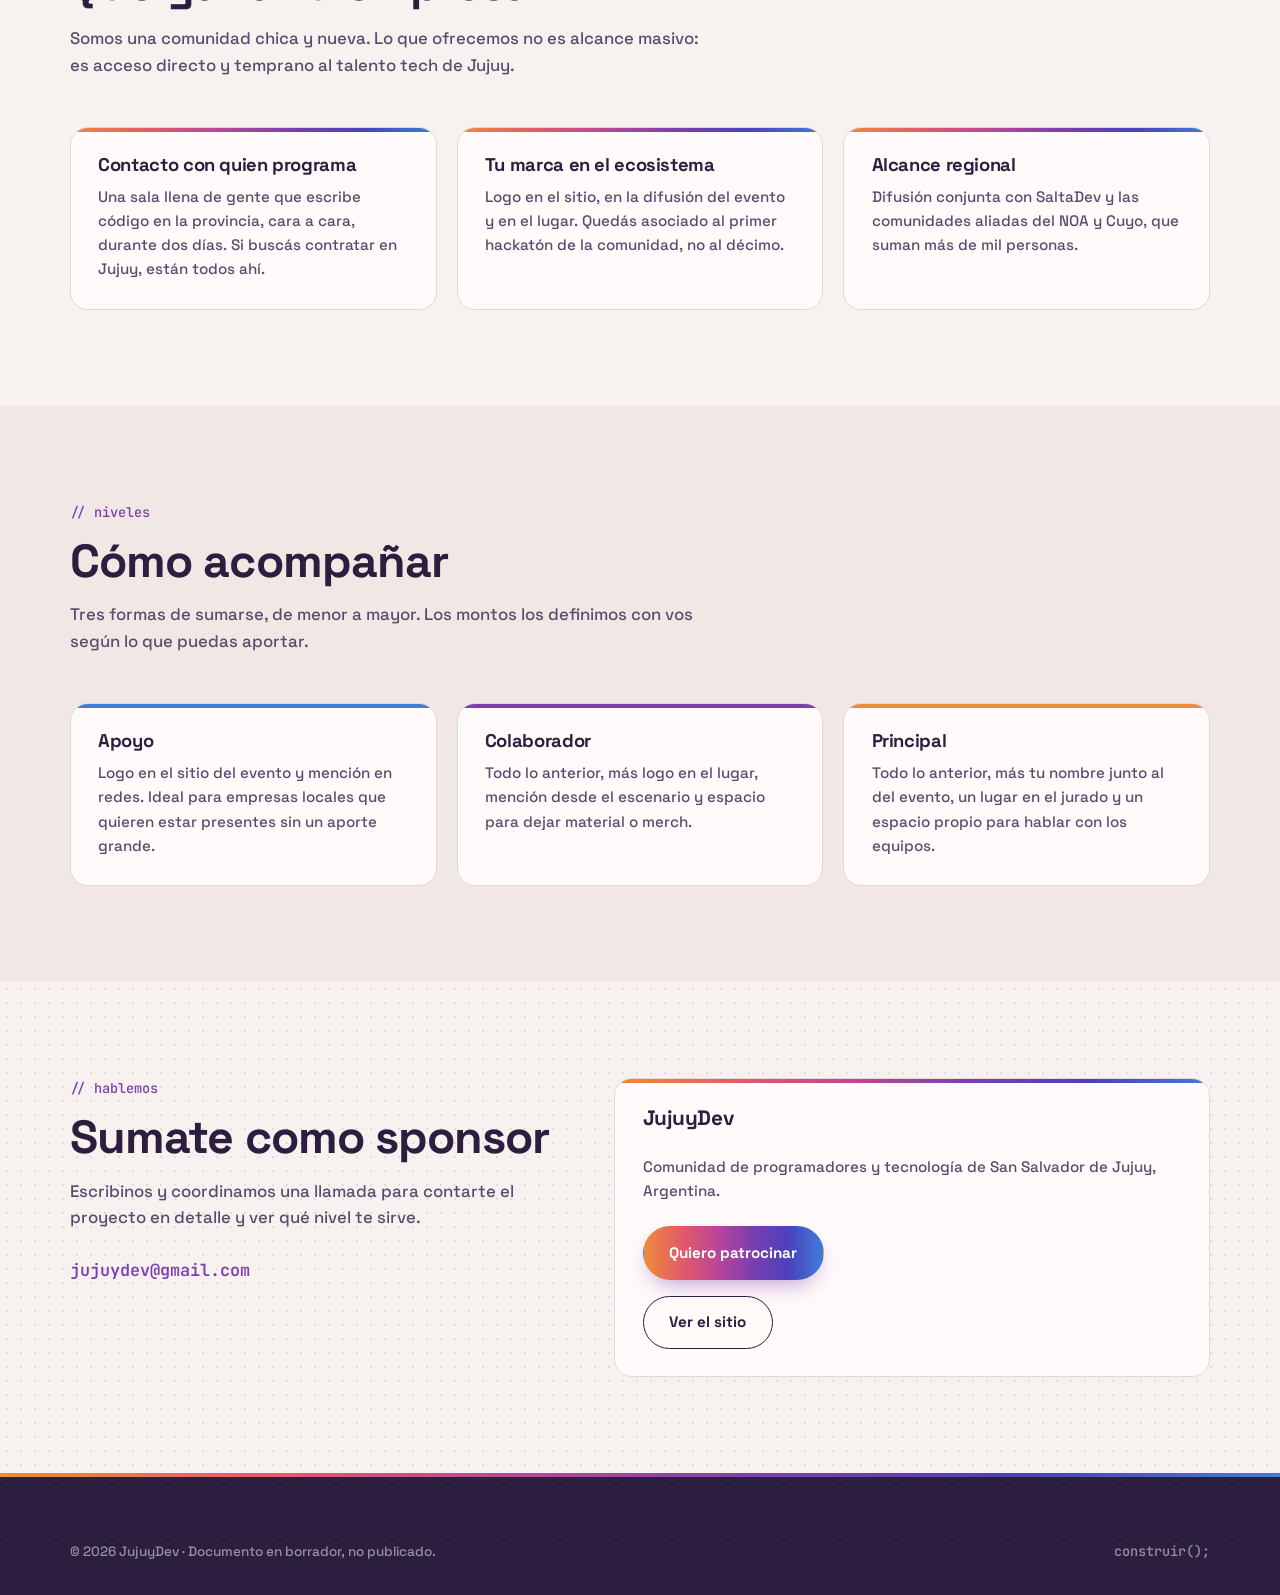
<file: proposal/index.html>
<!DOCTYPE html>
<html lang="es-AR">
<head>
  <meta charset="UTF-8">
  <meta name="viewport" content="width=device-width, initial-scale=1">
  <title>Propuesta de patrocinio · JujuyDev</title>
  <meta name="description" content="Propuesta de patrocinio del hackatón de JujuyDev, la comunidad de programadores de San Salvador de Jujuy.">
  <meta name="theme-color" content="#f7f1ef">
  <!-- Draft document, not part of the public site: keep it out of search results. -->
  <meta name="robots" content="noindex, nofollow">

  <link rel="icon" href="/assets/logo.svg" type="image/svg+xml">
  <link rel="preconnect" href="https://fonts.googleapis.com">
  <link rel="preconnect" href="https://fonts.gstatic.com" crossorigin>
  <link href="https://fonts.googleapis.com/css2?family=Space+Grotesk:wght@500;700&family=JetBrains+Mono:wght@400;600&display=swap" rel="stylesheet">
  <link rel="stylesheet" href="/styles.css?v=2026-09-07c">
  <script>document.documentElement.classList.add('js');</script>
</head>
<body>
  <a class="skip-link" href="#main">Saltar al contenido</a>

  <nav class="nav" aria-label="Principal">
    <div class="container nav-inner">
      <a class="logo" href="/">
        <img class="logo-mark" src="/assets/logo.svg" alt="" width="34" height="24">
        <span>jujuy<span class="grad-text">.dev</span></span>
      </a>
      <a class="btn btn-primary btn-sm nav-cta" href="mailto:jujuydev@gmail.com?subject=Patrocinio%20del%20hackat%C3%B3n%20de%20JujuyDev">Quiero patrocinar</a>
    </div>
  </nav>

  <main id="main">
    <header class="page-hero page-hero-center container">
      <p class="eyebrow mono">propuesta de patrocinio</p>
      <!-- TODO(franco): nombre real del hackatón. -->
      <h1>Hackatón de <span class="hl">JujuyDev</span></h1>
      <p class="lead">Dos días para que la gente que programa en Jujuy construya algo real, en equipo, en su propia provincia. Buscamos empresas que quieran poner su nombre en el primer hackatón de la comunidad.</p>
    </header>

    <section class="section" aria-labelledby="quienes-h">
      <div class="container">
        <div class="section-head reveal">
          <p class="eyebrow" id="quienes-h">// quiénes somos</p>
          <h2>La comunidad detrás</h2>
          <p>JujuyDev nació en septiembre de 2026 en San Salvador de Jujuy. Estos son los números reales de hoy, sin inflar.</p>
        </div>
        <div class="grid grid-4">
          <article class="card pillar reveal" style="--accent: var(--orange)">
            <span class="n">01</span>
            <h3>51</h3>
            <p>personas en el primer meetup, el 3 de septiembre de 2026 en Fundación CIDEJ.</p>
          </article>
          <article class="card pillar reveal" style="--accent: var(--coral)">
            <span class="n">02</span>
            <h3>+1.000</h3>
            <p>miembros en SaltaDev, la comunidad hermana con la que trabajamos en conjunto.</p>
          </article>
          <article class="card pillar reveal" style="--accent: var(--purple)">
            <span class="n">03</span>
            <h3>4</h3>
            <p>organizaciones que ya nos acompañan: CIDEJ, SaltaDev, CuyoConnect y CrecimientoAR.</p>
          </article>
          <article class="card pillar reveal" style="--accent: var(--blue)">
            <span class="n">04</span>
            <h3>100%</h3>
            <p>gratis y open source. El sitio, el código y las cuentas de la comunidad están a la vista.</p>
          </article>
        </div>
      </div>
    </section>

    <section class="section alt dots" aria-labelledby="evento-h">
      <div class="container">
        <div class="section-head reveal">
          <p class="eyebrow" id="evento-h">// el evento</p>
          <h2>Qué vamos a hacer</h2>
        </div>
        <div class="grid grid-2">
          <article class="card reveal">
            <h3>El formato</h3>
            <p>Un hackatón presencial en San Salvador de Jujuy, pensado para entre 100 y 300 personas: equipos que arrancan de cero, mentores que pasan por las mesas, y demos al cierre frente a un jurado.</p>
          </article>
          <!-- TODO(franco): fecha, duración exacta y venue. Sin esto el sponsor no puede decidir. -->
          <article class="card ghost reveal">
            <h3>Fecha y lugar</h3>
            <p>A definir. Necesitamos cerrar fecha, duración y sede antes de mandar esta propuesta.</p>
          </article>
        </div>
      </div>
    </section>

    <section class="section" aria-labelledby="porque-h">
      <div class="container">
        <div class="section-head reveal">
          <p class="eyebrow" id="porque-h">// por qué patrocinar</p>
          <h2>Qué gana tu empresa</h2>
          <p>Somos una comunidad chica y nueva. Lo que ofrecemos no es alcance masivo: es acceso directo y temprano al talento tech de Jujuy.</p>
        </div>
        <div class="grid grid-3">
          <article class="card reveal">
            <h3>Contacto con quien programa</h3>
            <p>Una sala llena de gente que escribe código en la provincia, cara a cara, durante dos días. Si buscás contratar en Jujuy, están todos ahí.</p>
          </article>
          <article class="card reveal">
            <h3>Tu marca en el ecosistema</h3>
            <p>Logo en el sitio, en la difusión del evento y en el lugar. Quedás asociado al primer hackatón de la comunidad, no al décimo.</p>
          </article>
          <article class="card reveal">
            <h3>Alcance regional</h3>
            <p>Difusión conjunta con SaltaDev y las comunidades aliadas del NOA y Cuyo, que suman más de mil personas.</p>
          </article>
        </div>
      </div>
    </section>

    <section class="section alt" aria-labelledby="niveles-h">
      <div class="container">
        <div class="section-head reveal">
          <p class="eyebrow" id="niveles-h">// niveles</p>
          <h2>Cómo acompañar</h2>
          <p>Tres formas de sumarse, de menor a mayor. Los montos los definimos con vos según lo que puedas aportar.</p>
        </div>
        <!-- TODO(franco): montos por nivel, y confirmar qué beneficios podemos cumplir de verdad. -->
        <div class="grid grid-3">
          <article class="card reveal" style="--accent: var(--blue)">
            <h3>Apoyo</h3>
            <p>Logo en el sitio del evento y mención en redes. Ideal para empresas locales que quieren estar presentes sin un aporte grande.</p>
          </article>
          <article class="card reveal" style="--accent: var(--purple)">
            <h3>Colaborador</h3>
            <p>Todo lo anterior, más logo en el lugar, mención desde el escenario y espacio para dejar material o merch.</p>
          </article>
          <article class="card reveal" style="--accent: var(--orange)">
            <h3>Principal</h3>
            <p>Todo lo anterior, más tu nombre junto al del evento, un lugar en el jurado y un espacio propio para hablar con los equipos.</p>
          </article>
        </div>
      </div>
    </section>

    <section class="section dots" aria-labelledby="contacto-h">
      <div class="container contact-grid">
        <div class="reveal">
          <p class="eyebrow" id="contacto-h">// hablemos</p>
          <h2>Sumate como sponsor</h2>
          <p class="section-p">Escribinos y coordinamos una llamada para contarte el proyecto en detalle y ver qué nivel te sirve.</p>
          <a class="contact-mail mono" href="mailto:jujuydev@gmail.com?subject=Patrocinio%20del%20hackat%C3%B3n%20de%20JujuyDev">jujuydev@gmail.com</a>
        </div>
        <div class="card contact-card reveal">
          <h3>JujuyDev</h3>
          <p>Comunidad de programadores y tecnología de San Salvador de Jujuy, Argentina.</p>
          <a class="btn btn-primary" href="mailto:jujuydev@gmail.com?subject=Patrocinio%20del%20hackat%C3%B3n%20de%20JujuyDev">Quiero patrocinar</a>
          <a class="btn btn-ghost" href="https://jujuy.dev.ar/" target="_blank" rel="noopener">Ver el sitio</a>
        </div>
      </div>
    </section>
  </main>

  <div class="grad-bar" aria-hidden="true"></div>
  <footer class="footer">
    <div class="container">
      <div class="footer-bottom" style="margin-top:0;border-top:0;padding-top:0">
        <span>© <span id="year">2026</span> JujuyDev · Documento en borrador, no publicado.</span>
        <span class="mono">construir();</span>
      </div>
    </div>
  </footer>

  <script>
    (function () {
      var revealed = document.querySelectorAll('.reveal');
      if ('IntersectionObserver' in window) {
        var io = new IntersectionObserver(function (entries) {
          entries.forEach(function (entry) {
            if (entry.isIntersecting) {
              entry.target.classList.add('in');
              io.unobserve(entry.target);
            }
          });
        }, { threshold: 0.12 });
        revealed.forEach(function (el) { io.observe(el); });
      } else {
        revealed.forEach(function (el) { el.classList.add('in'); });
      }

      document.getElementById('year').textContent = new Date().getFullYear();
    })();
  </script>
</body>
</html>
</file>
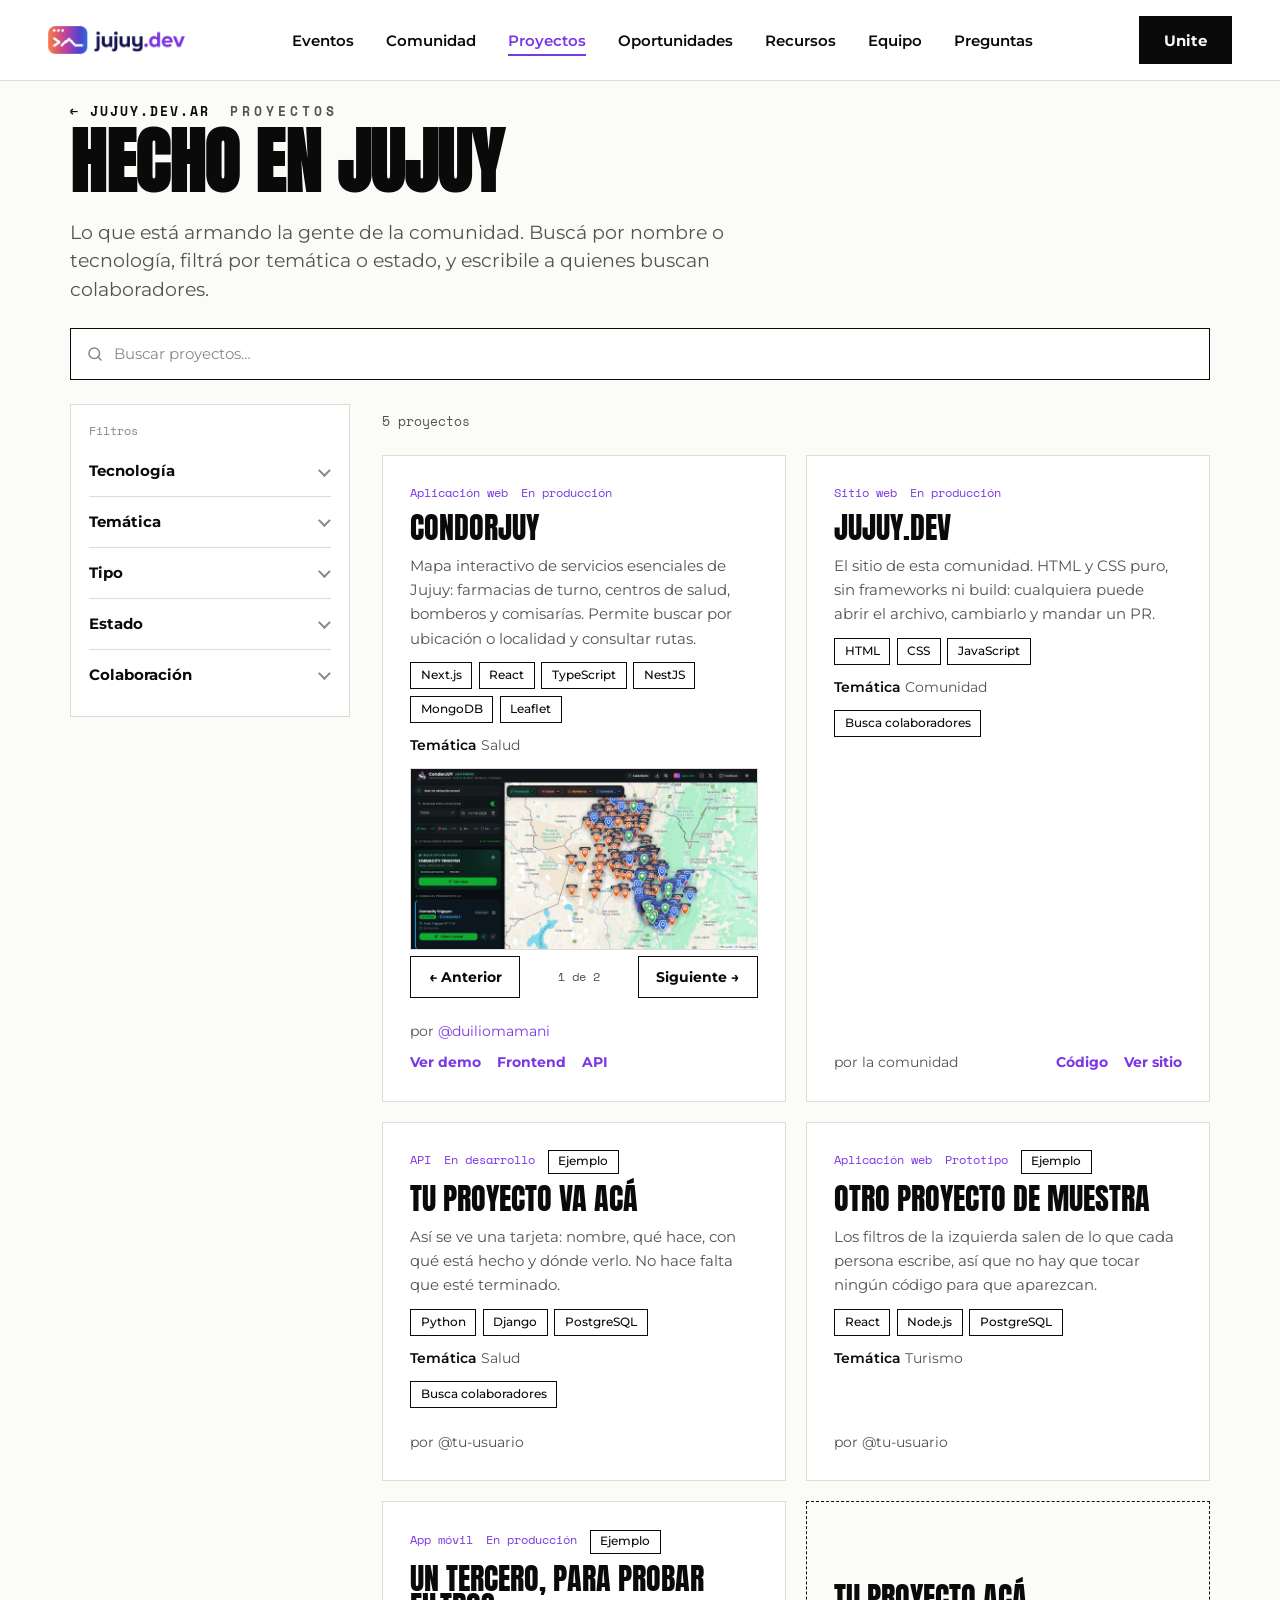
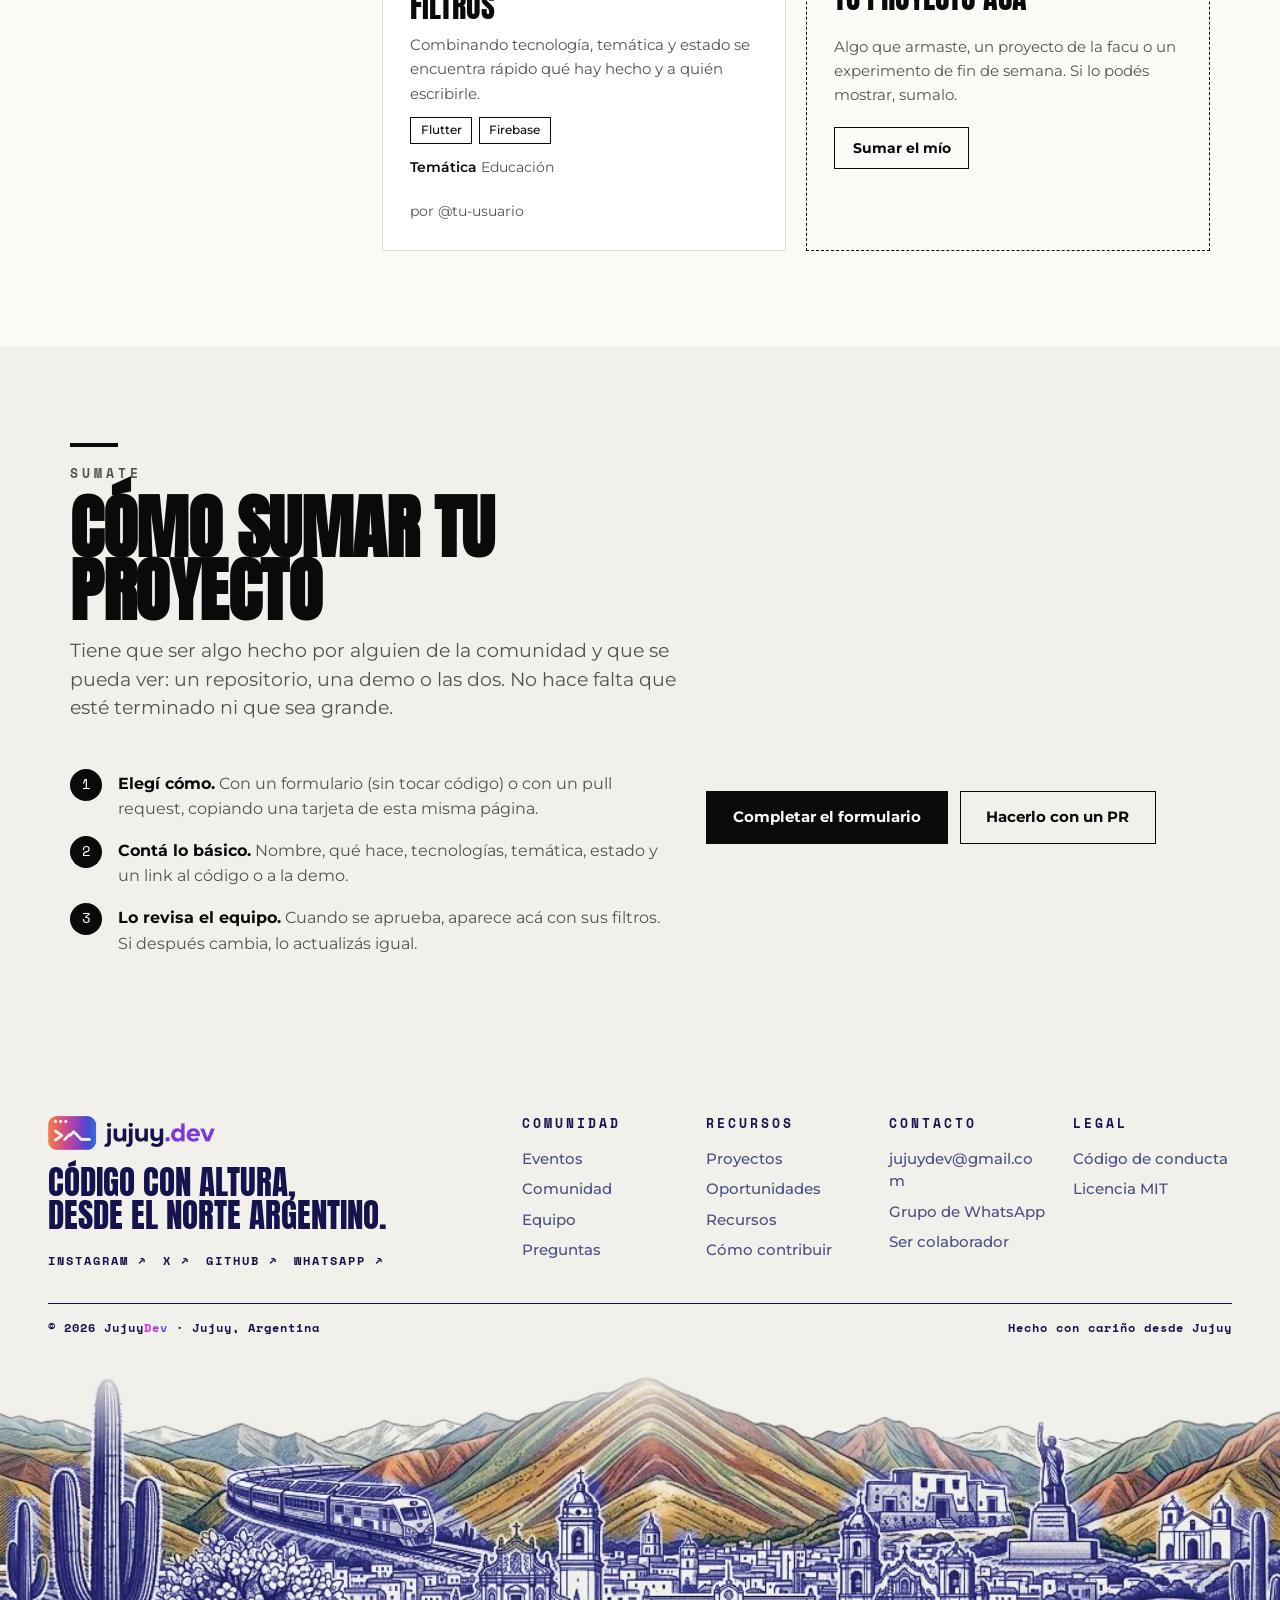
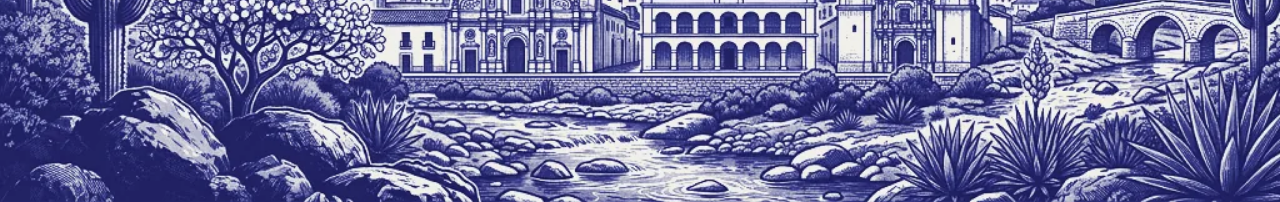
<file: proyectos/index.html>
<!DOCTYPE html>
<html lang="es-AR">
<head>
  <meta charset="UTF-8">
  <meta name="viewport" content="width=device-width, initial-scale=1">
  <title>Proyectos · JujuyDev</title>
  <meta name="description" content="Proyectos hechos en Jujuy por la comunidad tech: buscá por tecnología, temática, tipo y estado, y sumate a los que buscan colaboradores.">
  <meta name="theme-color" content="#fbfbf7">
  <link rel="canonical" href="https://jujuy.dev.ar/proyectos/">

  <meta property="og:type" content="website">
  <meta property="og:locale" content="es_AR">
  <meta property="og:site_name" content="JujuyDev">
  <meta property="og:title" content="Proyectos · JujuyDev">
  <meta property="og:description" content="Proyectos hechos en Jujuy por la comunidad tech: buscá por tecnología, temática, tipo y estado, y sumate a los que buscan colaboradores.">
  <meta property="og:url" content="https://jujuy.dev.ar/proyectos/">
  <meta property="og:image" content="https://jujuy.dev.ar/assets/og.jpg">
  <meta property="og:image:width" content="1200">
  <meta property="og:image:height" content="630">
  <meta name="twitter:card" content="summary_large_image">
  <meta name="twitter:site" content="@JujuyDevAr">
  <meta name="twitter:title" content="Proyectos · JujuyDev">
  <meta name="twitter:description" content="Proyectos hechos en Jujuy por la comunidad tech: buscá por tecnología, temática, tipo y estado, y sumate a los que buscan colaboradores.">
  <meta name="twitter:image" content="https://jujuy.dev.ar/assets/og.jpg">

  <link rel="icon" href="../assets/brand/jujuydev-isotipo.png" type="image/png">
  <link rel="preconnect" href="https://fonts.googleapis.com">
  <link rel="preconnect" href="https://fonts.gstatic.com" crossorigin>
  <link href="https://fonts.googleapis.com/css2?family=Anton&family=Montserrat:wght@400;500;600;700;800&family=Space+Mono:wght@700&display=swap" rel="stylesheet">
  <link rel="stylesheet" href="../styles.css?v=2026-10-12b">
  <link rel="stylesheet" href="../css/tokens.css?v=2026-10-17">
  <link rel="stylesheet" href="../css/jd.css?v=2026-10-18f">
  <link rel="stylesheet" href="../css/pages.css?v=2026-10-18">
  <script>document.documentElement.classList.add('js');</script>
  <script src="../assets/filtros.js?v=2026-10-08b" defer></script>
  <script src="../assets/proyectos.js?v=2026-10-12a" defer></script>
</head>
<body>
  <a class="skip-link" href="#main">Saltar al contenido</a>

  <header class="jd-nav">
    <a href="../" aria-label="jujuy.dev — inicio">
      <img class="jd-nav__logo" src="../assets/brand/jujuydev-logo.webp" alt="jujuy.dev" width="137" height="28">
    </a>
    <button class="jd-nav__toggle" type="button" aria-expanded="false" aria-controls="jd-nav-links">Menú</button>
    <nav aria-label="Principal">
      <ul class="jd-nav__links" id="jd-nav-links">
        <li><a href="../eventos/">Eventos</a></li>
        <li><a href="../comunidad/">Comunidad</a></li>
        <li><a href="../proyectos/" aria-current="page">Proyectos</a></li>
        <li><a href="../oportunidades/">Oportunidades</a></li>
        <li><a href="../recursos/">Recursos</a></li>
        <li><a href="../#equipo">Equipo</a></li>
        <li><a href="../faq/">Preguntas</a></li>
      </ul>
    </nav>
    <a class="jd-btn jd-btn--primary" href="https://chat.whatsapp.com/Bj1KKgjcLue2FOVuX8osmq" target="_blank" rel="noopener">Unite</a>
  </header>

  <main id="main">
    <header class="page-hero page-hero-compact container">
      <a class="back-link" href="../">← jujuy.dev.ar</a>
      <p class="eyebrow">proyectos</p>
      <h1>Hecho en Jujuy</h1>
      <p class="lead">Lo que está armando la gente de la comunidad. Buscá por nombre o tecnología, filtrá por temática o estado, y escribile a quienes buscan colaboradores.</p>
    </header>

    <section class="section listing-section">
      <div class="container">
        <div data-listing
             data-prefix="p"
             data-facets="tech:Tecnología,tema:Temática,tipo:Tipo,estado:Estado,colabora:Colaboración"
             data-order="estado=En producción|En desarrollo|Prototipo"
             data-noun="proyecto|proyectos"
             data-placeholder="Buscar proyectos…">
          <div class="grid grid-3" data-items>
        <!-- EDIT: sumá tu proyecto copiando una tarjeta. Los filtros se arman solos
             con lo que escribas en cada elemento con data-facet. Ponela arriba de todo.

             <article class="card item" data-item>
               <p class="item-kicker"><span data-facet="tipo">Sitio web</span><span data-facet="estado">En producción</span></p>
               <h3>Nombre del proyecto</h3>
               <p>Qué hace, en una o dos oraciones.</p>
               <ul class="tags" data-facet="tech"><li>HTML</li><li>CSS</li></ul>
               <ul class="item-meta"><li><strong>Temática</strong> <span data-facet="tema">Comunidad</span></li></ul>
               <ul class="tags tags-soft" data-facet="colabora"><li>Busca colaboradores</li></ul>
               <div class="item-foot">
                 <span>por <a href="https://github.com/tu-usuario">Tu Nombre</a></span>
                 <span class="item-links"><a href="URL-DEL-REPO">Código</a><a href="URL-DE-LA-DEMO">Ver demo</a></span>
               </div>
             </article>

             estado: En producción, En desarrollo o Prototipo.
             Si no busca colaboradores, borrá la lista tags-soft. -->

        <article class="card item" data-item style="--accent: var(--orange)">
          <p class="item-kicker"><span data-facet="tipo">Aplicación web</span><span data-facet="estado">En producción</span></p>
          <h3>CondorJUY</h3>
          <p>Mapa interactivo de servicios esenciales de Jujuy: farmacias de turno, centros de salud, bomberos y comisarías. Permite buscar por ubicación o localidad y consultar rutas.</p>
          <ul class="tags" data-facet="tech"><li>Next.js</li><li>React</li><li>TypeScript</li><li>NestJS</li><li>MongoDB</li><li>Leaflet</li></ul>
          <ul class="item-meta"><li><strong>Temática</strong> <span data-facet="tema">Salud</span></li></ul>
          <div class="project-carousel" data-project-carousel aria-label="Capturas de CondorJUY">
            <div class="project-carousel-track" data-carousel-track>
              <figure class="project-carousel-slide">
                <a class="project-preview" href="#condorjuy-preview" aria-label="Ampliar captura del mapa de servicios de CondorJUY">
                  <img src="../assets/proyectos/condorjuy/preview.webp" alt="CondorJUY muestra en un mapa de Jujuy farmacias, centros de salud, bomberos y comisarías." width="1440" height="748" loading="lazy" decoding="async">
                </a>
              </figure>
              <figure class="project-carousel-slide">
                <a class="project-preview" href="#condorjuy-preview-details" aria-label="Ampliar captura de rutas de CondorJUY">
                  <img src="../assets/proyectos/condorjuy/preview-details.webp" alt="CondorJUY muestra una farmacia seleccionada y su ruta en el mapa." width="1440" height="748" loading="lazy" decoding="async">
                </a>
              </figure>
            </div>
            <div class="project-carousel-controls">
              <button class="btn btn-ghost btn-sm" type="button" data-carousel-prev aria-label="Captura anterior">← Anterior</button>
              <span data-carousel-status aria-live="polite">1 de 2</span>
              <button class="btn btn-ghost btn-sm" type="button" data-carousel-next aria-label="Captura siguiente">Siguiente →</button>
            </div>
          </div>
          <div class="item-foot">
            <span>por <a href="https://github.com/duiliomamani" target="_blank" rel="noopener">@duiliomamani</a></span>
            <span class="item-links"><a href="https://condorjuy.vercel.app/" target="_blank" rel="noopener">Ver demo</a><a href="https://github.com/duiliomamani/condorjuy" target="_blank" rel="noopener">Frontend</a><a href="https://github.com/duiliomamani/condorjuy-api" target="_blank" rel="noopener">API</a></span>
          </div>
        </article>
        <div class="project-lightbox" id="condorjuy-preview">
          <a class="project-lightbox-backdrop" href="#main" aria-label="Cerrar imagen ampliada"></a>
          <div class="project-lightbox-content">
            <a class="project-lightbox-close" href="#main">Cerrar <span aria-hidden="true">×</span></a>
            <img src="../assets/proyectos/condorjuy/zoom.webp" alt="Captura ampliada del mapa de CondorJUY con servicios esenciales de Jujuy." width="2880" height="1496">
          </div>
        </div>
        <div class="project-lightbox" id="condorjuy-preview-details">
          <a class="project-lightbox-backdrop" href="#main" aria-label="Cerrar imagen ampliada"></a>
          <div class="project-lightbox-content">
            <a class="project-lightbox-close" href="#main">Cerrar <span aria-hidden="true">×</span></a>
            <img src="../assets/proyectos/condorjuy/zoom-details.webp" alt="Captura ampliada de una farmacia y su ruta en CondorJUY." width="2880" height="1496">
          </div>
        </div>

        <article class="card item" data-item style="--accent: var(--purple)">
          <p class="item-kicker"><span data-facet="tipo">Sitio web</span><span data-facet="estado">En producción</span></p>
          <h3>jujuy.dev</h3>
          <p>El sitio de esta comunidad. HTML y CSS puro, sin frameworks ni build: cualquiera puede abrir el archivo, cambiarlo y mandar un PR.</p>
          <ul class="tags" data-facet="tech"><li>HTML</li><li>CSS</li><li>JavaScript</li></ul>
          <ul class="item-meta"><li><strong>Temática</strong> <span data-facet="tema">Comunidad</span></li></ul>
          <ul class="tags tags-soft" data-facet="colabora"><li>Busca colaboradores</li></ul>
          <div class="item-foot">
            <span>por la comunidad</span>
            <span class="item-links"><a href="https://github.com/FrancoDuran23/jujuy_dev" target="_blank" rel="noopener">Código</a><a href="https://jujuy.dev.ar/">Ver sitio</a></span>
          </div>
        </article>

        <!-- EJEMPLO: las tres tarjetas que siguen son de muestra. Borrarlas cuando haya proyectos reales. -->
        <article class="card item" data-item style="--accent: var(--orange)">
          <p class="item-kicker"><span data-facet="tipo">API</span><span data-facet="estado">En desarrollo</span><span class="pill pill-example">Ejemplo</span></p>
          <h3>Tu proyecto va acá</h3>
          <p>Así se ve una tarjeta: nombre, qué hace, con qué está hecho y dónde verlo. No hace falta que esté terminado.</p>
          <ul class="tags" data-facet="tech"><li>Python</li><li>Django</li><li>PostgreSQL</li></ul>
          <ul class="item-meta"><li><strong>Temática</strong> <span data-facet="tema">Salud</span></li></ul>
          <ul class="tags tags-soft" data-facet="colabora"><li>Busca colaboradores</li></ul>
          <div class="item-foot"><span>por @tu-usuario</span></div>
        </article>

        <article class="card item" data-item style="--accent: var(--coral)">
          <p class="item-kicker"><span data-facet="tipo">Aplicación web</span><span data-facet="estado">Prototipo</span><span class="pill pill-example">Ejemplo</span></p>
          <h3>Otro proyecto de muestra</h3>
          <p>Los filtros de la izquierda salen de lo que cada persona escribe, así que no hay que tocar ningún código para que aparezcan.</p>
          <ul class="tags" data-facet="tech"><li>React</li><li>Node.js</li><li>PostgreSQL</li></ul>
          <ul class="item-meta"><li><strong>Temática</strong> <span data-facet="tema">Turismo</span></li></ul>
          <div class="item-foot"><span>por @tu-usuario</span></div>
        </article>

        <article class="card item" data-item style="--accent: var(--indigo)">
          <p class="item-kicker"><span data-facet="tipo">App móvil</span><span data-facet="estado">En producción</span><span class="pill pill-example">Ejemplo</span></p>
          <h3>Un tercero, para probar filtros</h3>
          <p>Combinando tecnología, temática y estado se encuentra rápido qué hay hecho y a quién escribirle.</p>
          <ul class="tags" data-facet="tech"><li>Flutter</li><li>Firebase</li></ul>
          <ul class="item-meta"><li><strong>Temática</strong> <span data-facet="tema">Educación</span></li></ul>
          <div class="item-foot"><span>por @tu-usuario</span></div>
        </article>

        <article class="card ghost">
          <h3>Tu proyecto acá</h3>
          <p>Algo que armaste, un proyecto de la facu o un experimento de fin de semana. Si lo podés mostrar, sumalo.</p>
          <a class="btn btn-ghost btn-sm" href="https://github.com/FrancoDuran23/jujuy_dev/issues/new?template=proyecto.yml" target="_blank" rel="noopener">Sumar el mío</a>
        </article>

          </div>
        </div>
      </div>
    </section>

    <section class="section alt dots" id="como-sumar">
      <div class="container">
        <div class="section-head reveal">
          <p class="eyebrow">sumate</p>
          <h2>Cómo sumar tu proyecto</h2>
          <p>Tiene que ser algo hecho por alguien de la comunidad y que se pueda ver: un repositorio, una demo o las dos. No hace falta que esté terminado ni que sea grande.</p>
        </div>
        <div class="how-to">
          <ol class="steps">
            <li><strong>Elegí cómo.</strong> Con un formulario (sin tocar código) o con un pull request, copiando una tarjeta de esta misma página.</li>
            <li><strong>Contá lo básico.</strong> Nombre, qué hace, tecnologías, temática, estado y un link al código o a la demo.</li>
            <li><strong>Lo revisa el equipo.</strong> Cuando se aprueba, aparece acá con sus filtros. Si después cambia, lo actualizás igual.</li>
          </ol>
          <div>
            <div class="actions">
              <a class="btn btn-primary" href="https://github.com/FrancoDuran23/jujuy_dev/issues/new?template=proyecto.yml" target="_blank" rel="noopener">Completar el formulario</a>
              <a class="btn btn-ghost" href="https://github.com/FrancoDuran23/jujuy_dev/blob/main/CONTRIBUTING.md#sumar-un-proyecto" target="_blank" rel="noopener">Hacerlo con un PR</a>
            </div>
          </div>
        </div>
        
      </div>
    </section>
  </main>

  <footer class="jd-footer">
    <div class="jd-footer__top">
      <div class="jd-footer__brand">
        <a href="../" aria-label="jujuy.dev — inicio"><img src="../assets/brand/jujuydev-logo.webp" alt="jujuy.dev" width="167" height="34"></a>
        <p class="jd-footer__tagline">Código con altura,<br>desde el norte argentino.</p>
        <ul class="jd-footer__social">
          <li><a href="https://www.instagram.com/jujuy.dev/" target="_blank" rel="noopener">Instagram ↗</a></li>
          <li><a href="https://x.com/JujuyDevAr" target="_blank" rel="noopener">X ↗</a></li>
          <li><a href="https://github.com/FrancoDuran23/jujuy_dev" target="_blank" rel="noopener">GitHub ↗</a></li>
          <li><a href="https://chat.whatsapp.com/Bj1KKgjcLue2FOVuX8osmq" target="_blank" rel="noopener">WhatsApp ↗</a></li>
        </ul>
      </div>
      <nav class="jd-footer__cols" aria-label="Pie de página">
        <div>
          <h2>Comunidad</h2>
          <ul>
            <li><a href="../eventos/">Eventos</a></li>
            <li><a href="../comunidad/">Comunidad</a></li>
            <li><a href="../#equipo">Equipo</a></li>
            <li><a href="../faq/">Preguntas</a></li>
          </ul>
        </div>
        <div>
          <h2>Recursos</h2>
          <ul>
            <li><a href="../proyectos/">Proyectos</a></li>
            <li><a href="../oportunidades/">Oportunidades</a></li>
            <li><a href="../recursos/">Recursos</a></li>
            <li><a href="https://github.com/FrancoDuran23/jujuy_dev/blob/main/CONTRIBUTING.md" target="_blank" rel="noopener">Cómo contribuir</a></li>
          </ul>
        </div>
        <div>
          <h2>Contacto</h2>
          <ul>
            <li><a href="mailto:jujuydev@gmail.com">jujuydev@gmail.com</a></li>
            <li><a href="https://chat.whatsapp.com/Bj1KKgjcLue2FOVuX8osmq" target="_blank" rel="noopener">Grupo de WhatsApp</a></li>
            <li><a href="mailto:jujuydev@gmail.com?subject=Quiero%20ser%20colaborador%20de%20JujuyDev">Ser colaborador</a></li>
          </ul>
        </div>
        <div>
          <h2>Legal</h2>
          <ul>
            <li><a href="../codigo-de-conducta/">Código de conducta</a></li>
            <li><a href="https://github.com/FrancoDuran23/jujuy_dev/blob/main/LICENSE" target="_blank" rel="noopener">Licencia MIT</a></li>
          </ul>
        </div>
      </nav>
    </div>
    <div class="jd-footer__bar">
      <span>© <span data-year>2026</span> Jujuy<span class="jd-dev">Dev</span> · Jujuy, Argentina</span>
      <span>Hecho con cariño desde Jujuy</span>
    </div>
    <!-- Engraving of Jujuy: churches, the Cabildo arcade, the Tren Solar, the river and the bridge in blue ink; the coloured hills of the Quebrada behind. -->
    <img class="jd-footer__art" src="../assets/brand/footer-jujuy.webp?v=2026-10-18f" alt="" width="1024" height="353" loading="lazy" decoding="async">
  </footer>

  <script src="../assets/jd-nav.js?v=2026-10-17c" defer></script>
  <script>
    (function () {
      var revealed = document.querySelectorAll('.reveal');
      if ('IntersectionObserver' in window) {
        var io = new IntersectionObserver(function (entries) {
          entries.forEach(function (entry) {
            if (entry.isIntersecting) {
              entry.target.classList.add('in');
              io.unobserve(entry.target);
            }
          });
        }, { threshold: 0.12 });
        revealed.forEach(function (el) { io.observe(el); });
      } else {
        revealed.forEach(function (el) { el.classList.add('in'); });
      }
    })();
  </script>
</body>
</html>
</file>
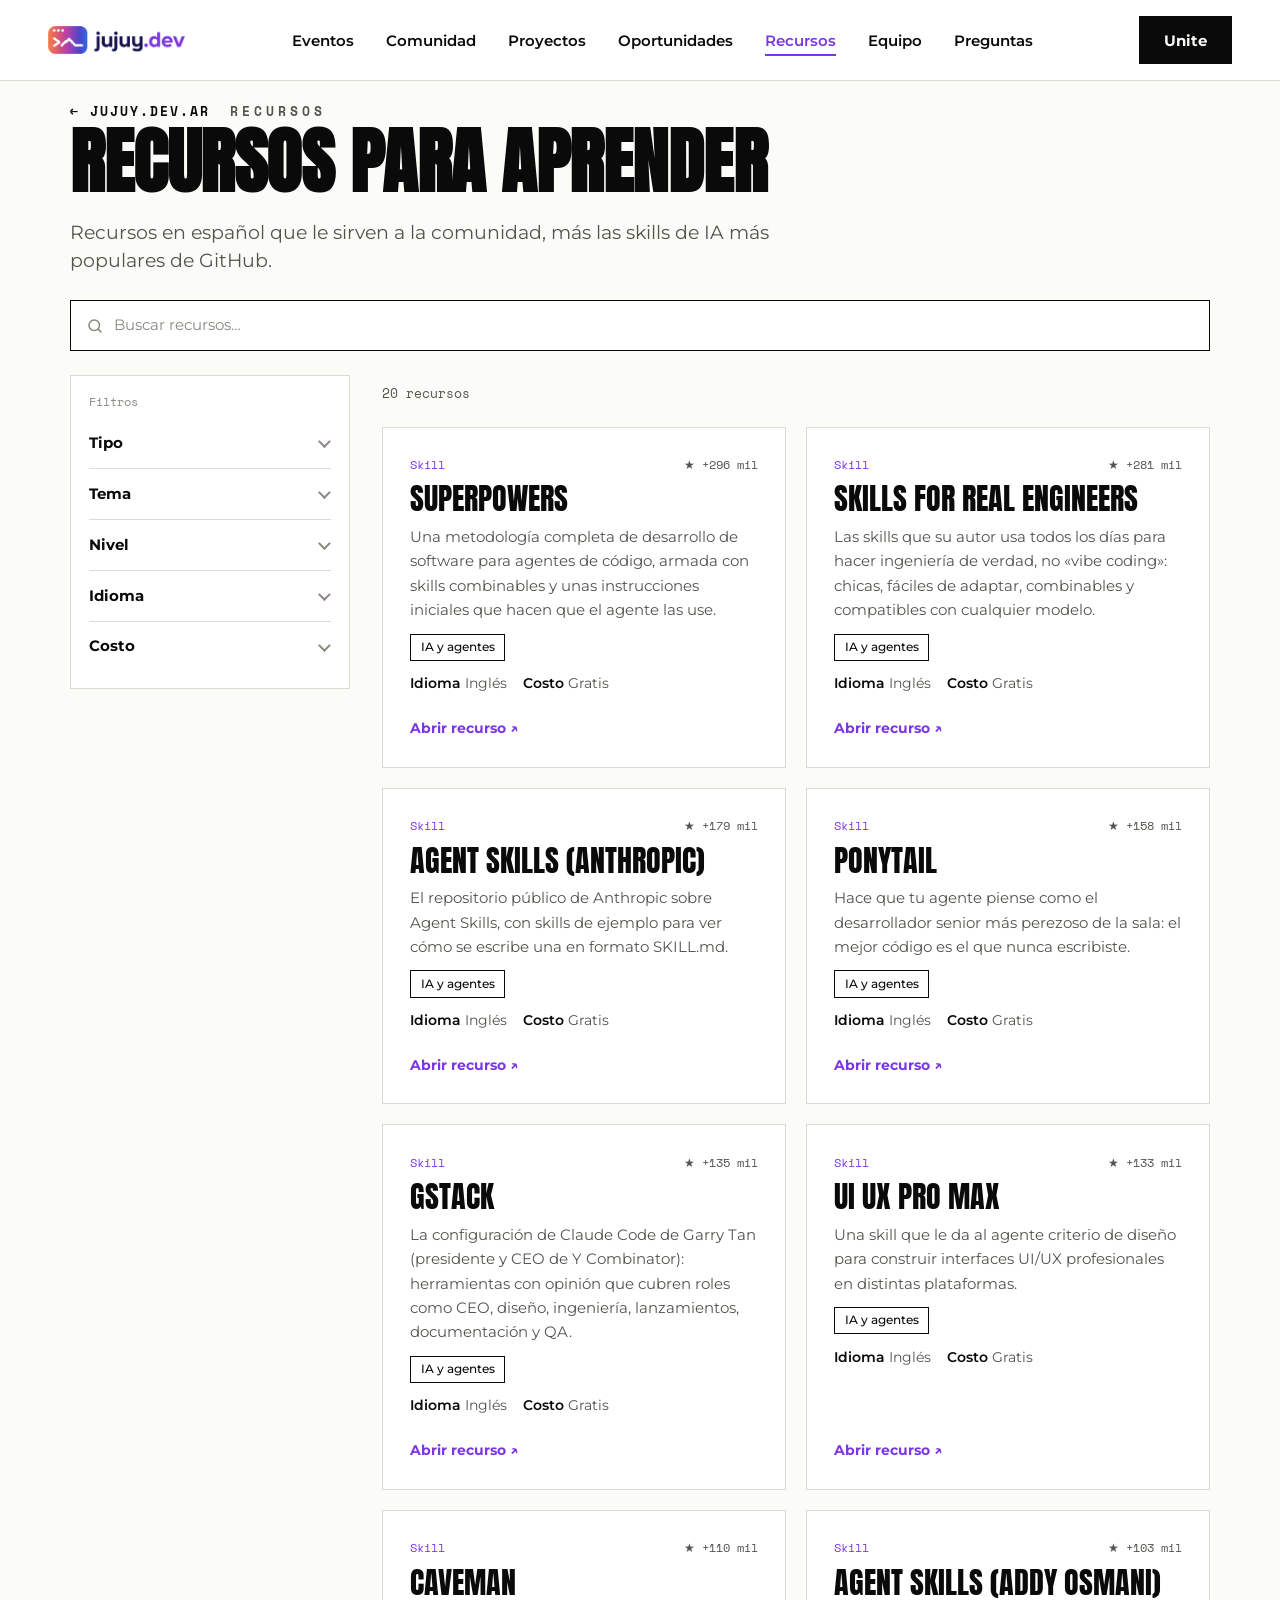
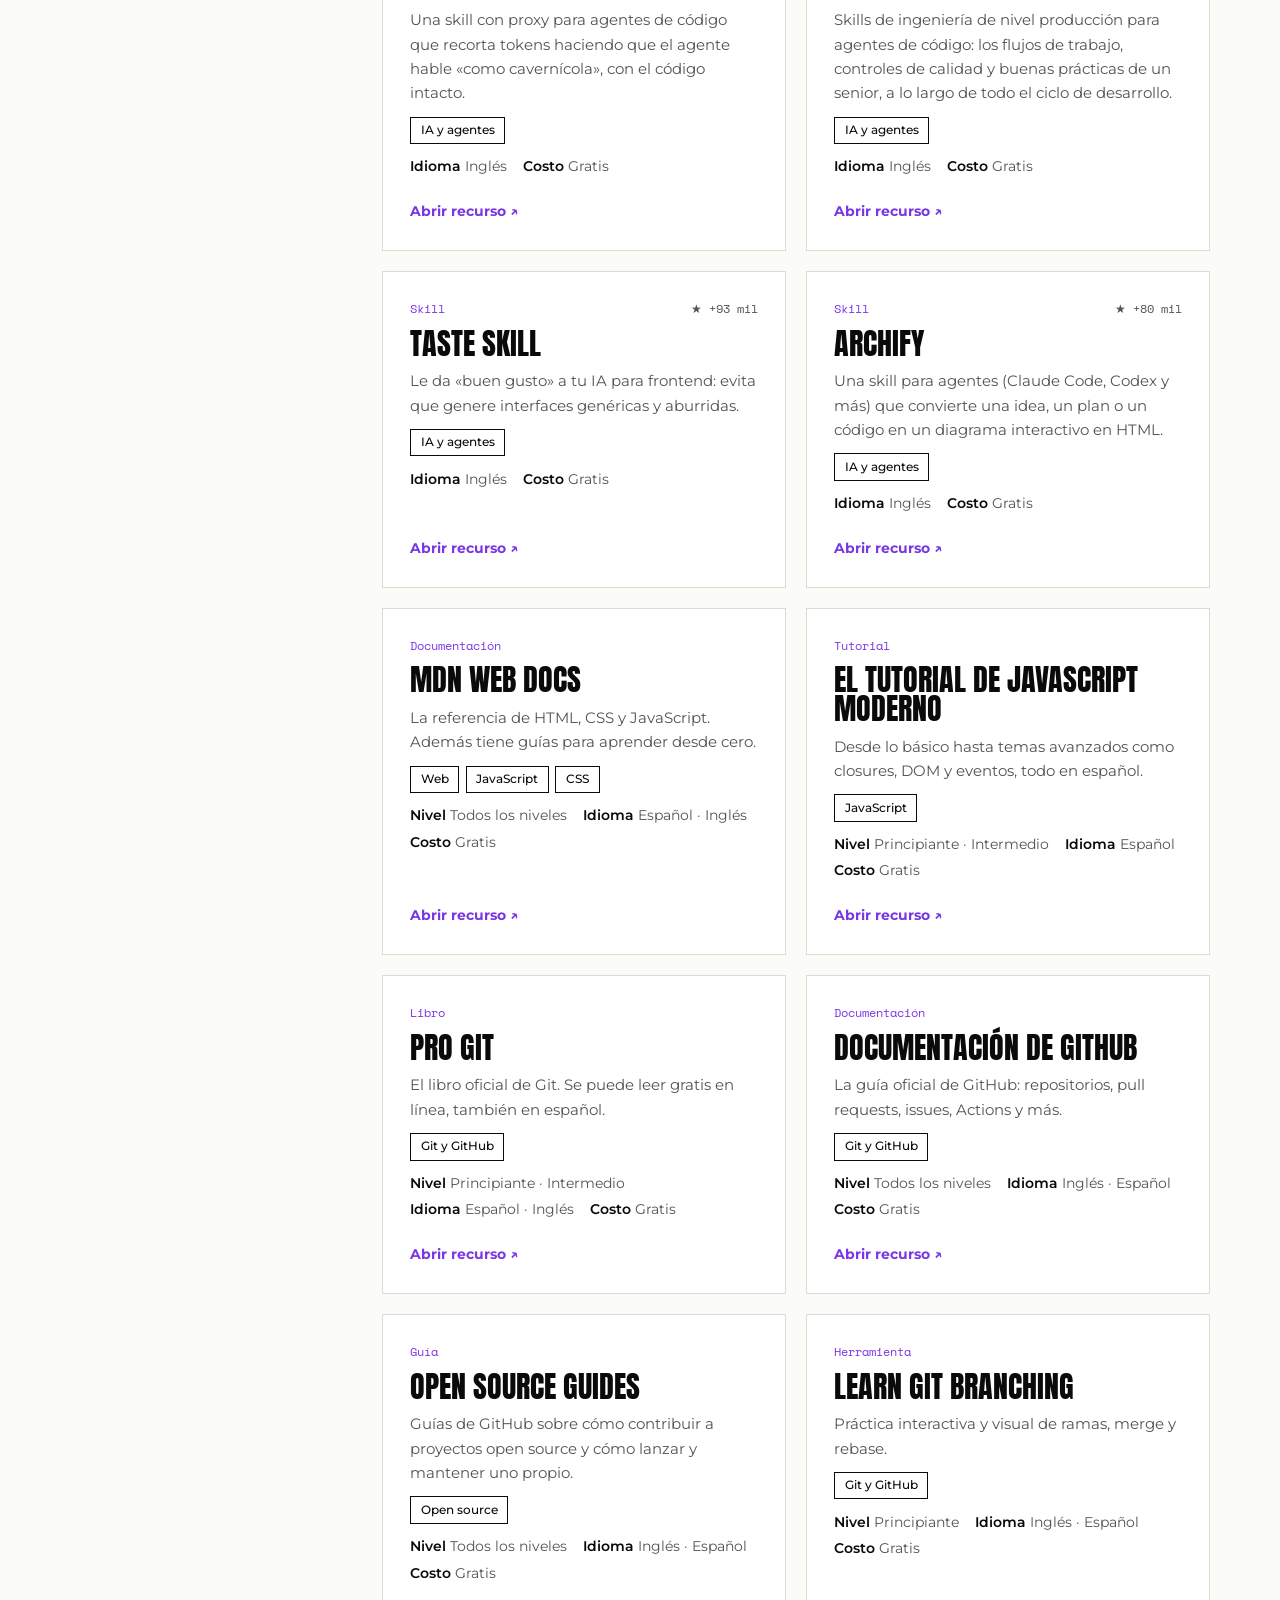
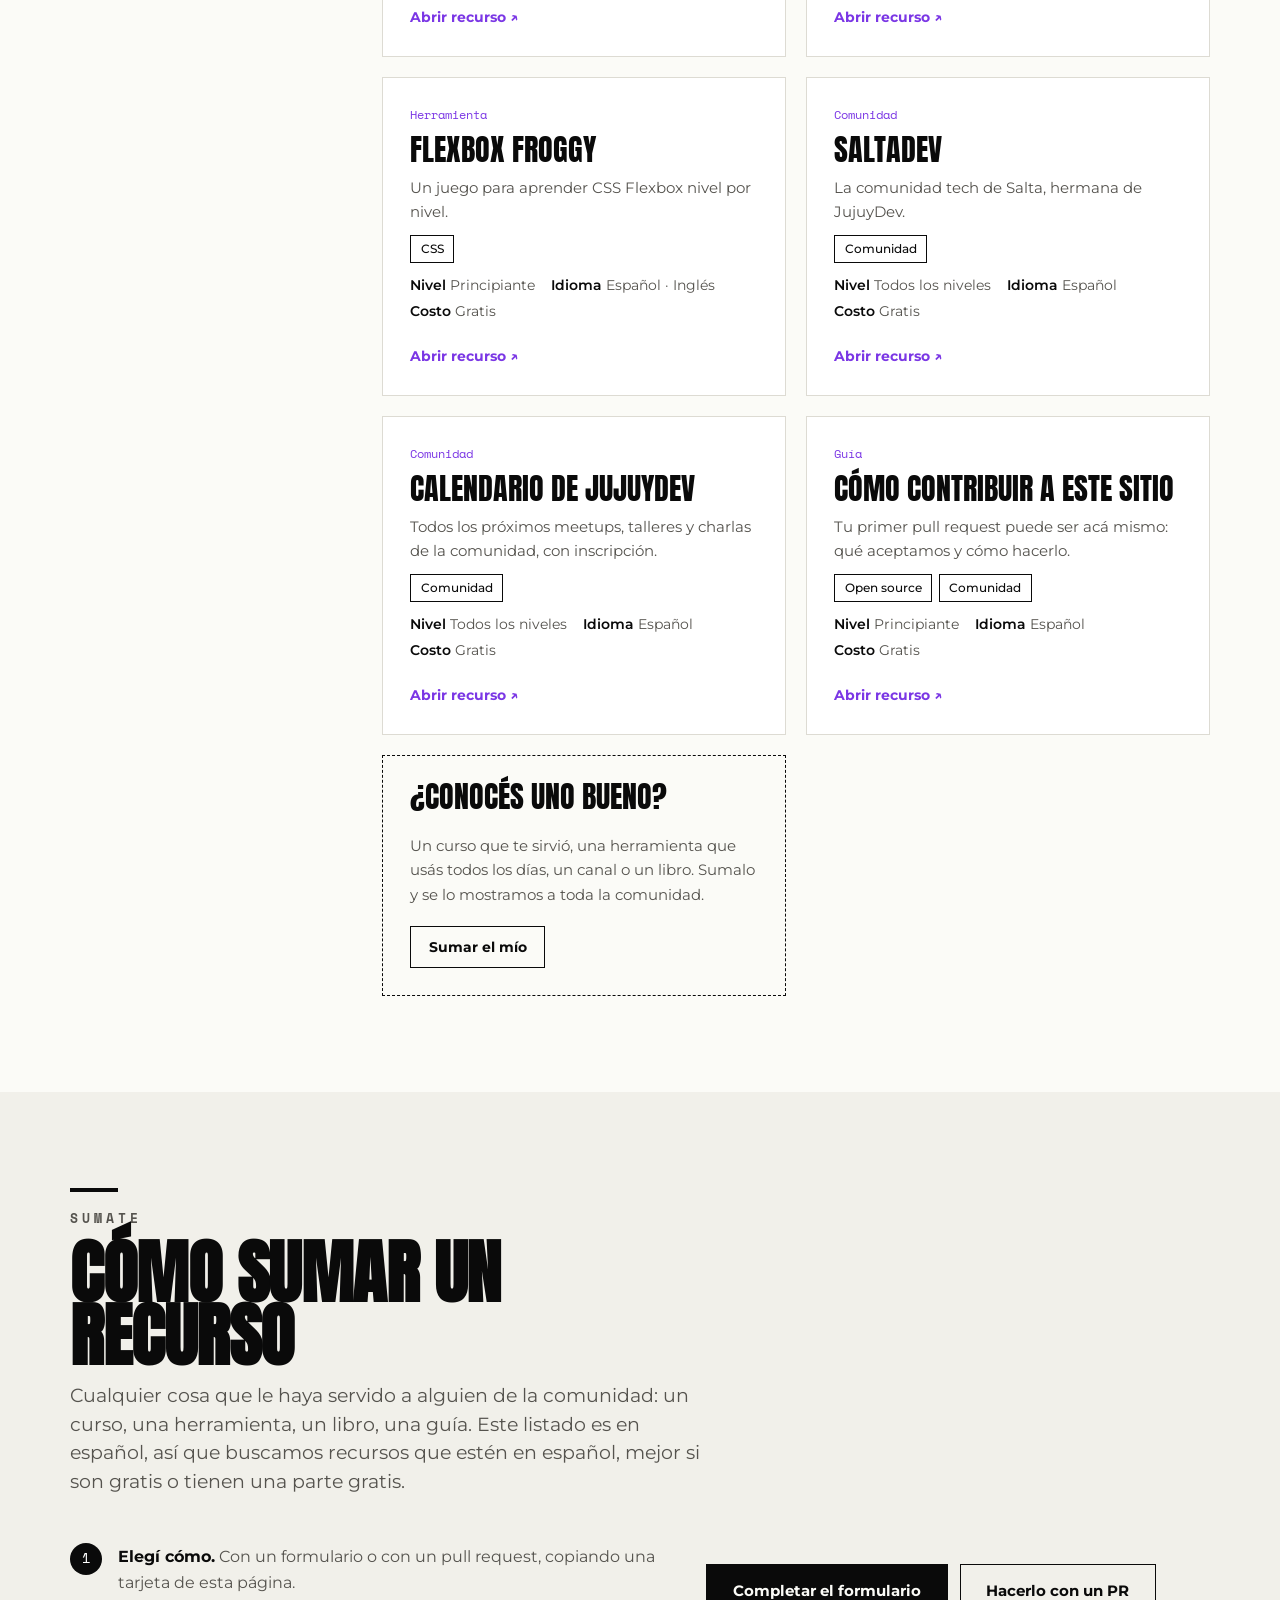
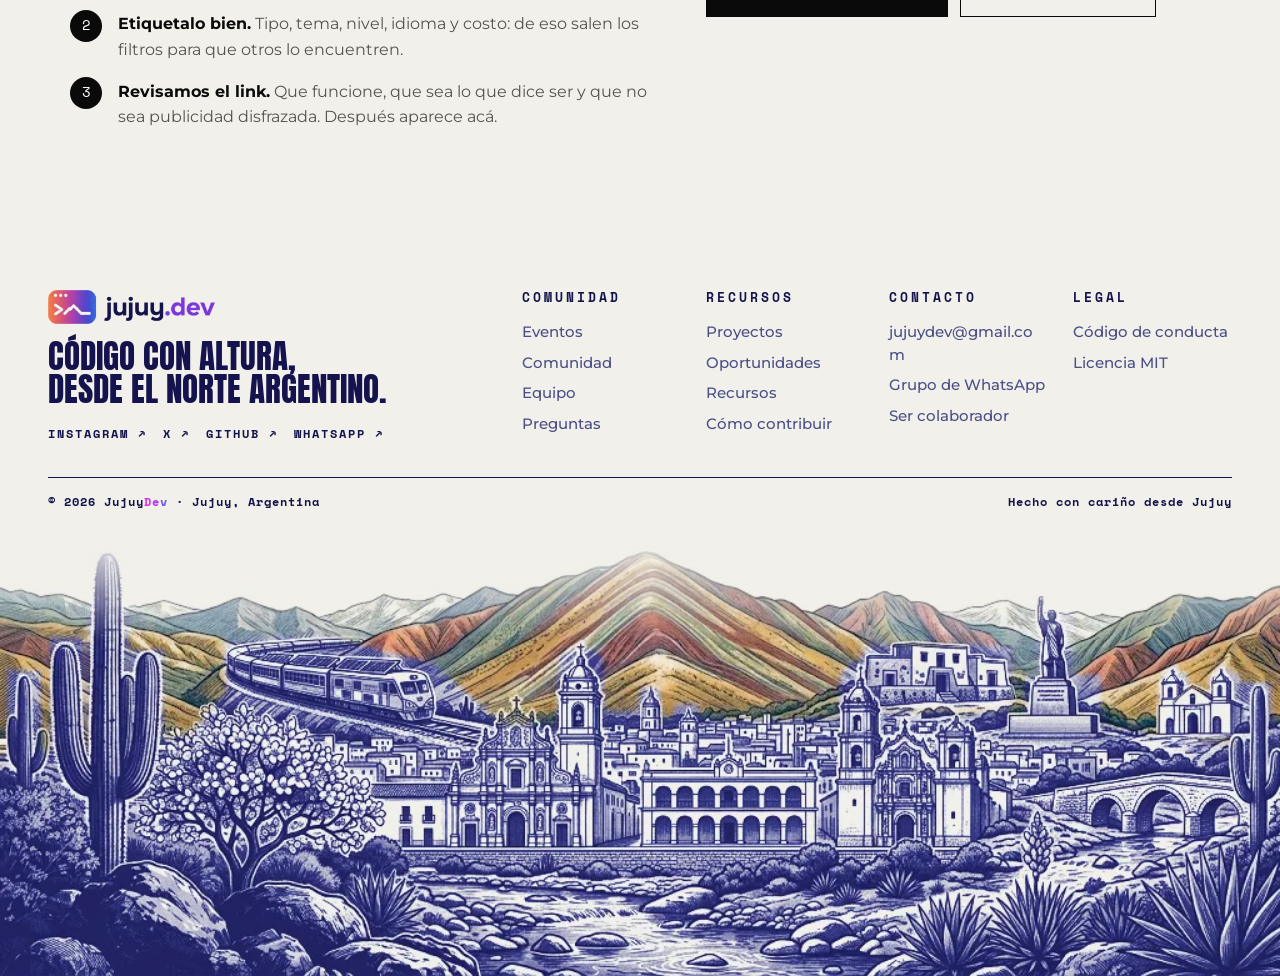
<file: recursos/index.html>
<!DOCTYPE html>
<html lang="es-AR">
<head>
  <meta charset="UTF-8">
  <meta name="viewport" content="width=device-width, initial-scale=1">
  <title>Recursos · JujuyDev</title>
  <meta name="description" content="Recursos en español para aprender y crecer en tecnología, y las skills de IA más populares de GitHub, organizados por tipo, tema, nivel, idioma y costo.">
  <meta name="theme-color" content="#fbfbf7">
  <link rel="canonical" href="https://jujuy.dev.ar/recursos/">

  <meta property="og:type" content="website">
  <meta property="og:locale" content="es_AR">
  <meta property="og:site_name" content="JujuyDev">
  <meta property="og:title" content="Recursos · JujuyDev">
  <meta property="og:description" content="Recursos en español para aprender y crecer en tecnología, y las skills de IA más populares de GitHub, organizados por tipo, tema, nivel, idioma y costo.">
  <meta property="og:url" content="https://jujuy.dev.ar/recursos/">
  <meta property="og:image" content="https://jujuy.dev.ar/assets/og.jpg">
  <meta property="og:image:width" content="1200">
  <meta property="og:image:height" content="630">
  <meta name="twitter:card" content="summary_large_image">
  <meta name="twitter:site" content="@JujuyDevAr">
  <meta name="twitter:title" content="Recursos · JujuyDev">
  <meta name="twitter:description" content="Recursos en español para aprender y crecer en tecnología, y las skills de IA más populares de GitHub, organizados por tipo, tema, nivel, idioma y costo.">
  <meta name="twitter:image" content="https://jujuy.dev.ar/assets/og.jpg">

  <link rel="icon" href="../assets/brand/jujuydev-isotipo.png" type="image/png">
  <link rel="preconnect" href="https://fonts.googleapis.com">
  <link rel="preconnect" href="https://fonts.gstatic.com" crossorigin>
  <link href="https://fonts.googleapis.com/css2?family=Anton&family=Montserrat:wght@400;500;600;700;800&family=Space+Mono:wght@700&display=swap" rel="stylesheet">
  <link rel="stylesheet" href="../styles.css?v=2026-10-12b">
  <link rel="stylesheet" href="../css/tokens.css?v=2026-10-17">
  <link rel="stylesheet" href="../css/jd.css?v=2026-10-18f">
  <link rel="stylesheet" href="../css/pages.css?v=2026-10-18">
  <script>document.documentElement.classList.add('js');</script>
  <script src="../assets/filtros.js?v=2026-10-08b" defer></script>
</head>
<body>
  <a class="skip-link" href="#main">Saltar al contenido</a>

  <header class="jd-nav">
    <a href="../" aria-label="jujuy.dev — inicio">
      <img class="jd-nav__logo" src="../assets/brand/jujuydev-logo.webp" alt="jujuy.dev" width="137" height="28">
    </a>
    <button class="jd-nav__toggle" type="button" aria-expanded="false" aria-controls="jd-nav-links">Menú</button>
    <nav aria-label="Principal">
      <ul class="jd-nav__links" id="jd-nav-links">
        <li><a href="../eventos/">Eventos</a></li>
        <li><a href="../comunidad/">Comunidad</a></li>
        <li><a href="../proyectos/">Proyectos</a></li>
        <li><a href="../oportunidades/">Oportunidades</a></li>
        <li><a href="../recursos/" aria-current="page">Recursos</a></li>
        <li><a href="../#equipo">Equipo</a></li>
        <li><a href="../faq/">Preguntas</a></li>
      </ul>
    </nav>
    <a class="jd-btn jd-btn--primary" href="https://chat.whatsapp.com/Bj1KKgjcLue2FOVuX8osmq" target="_blank" rel="noopener">Unite</a>
  </header>

  <main id="main">
    <header class="page-hero page-hero-compact container">
      <a class="back-link" href="../">← jujuy.dev.ar</a>
      <p class="eyebrow">recursos</p>
      <h1>Recursos para aprender</h1>
      <p class="lead">Recursos en español que le sirven a la comunidad, más las skills de IA más populares de GitHub.</p>
    </header>

    <section class="section listing-section">
      <div class="container">
        <div data-listing
             data-prefix="r"
             data-facets="tipo:Tipo,tema:Tema,nivel:Nivel,idioma:Idioma,costo:Costo"
             data-order="tipo=Skill|Curso|Documentación|Tutorial|Guía|Libro|Herramienta|Roadmap|Comunidad;nivel=Principiante|Intermedio|Avanzado|Todos los niveles;costo=Gratis|Freemium|Pago"
             data-noun="recurso|recursos"
             data-placeholder="Buscar recursos…">
          <div class="grid grid-3" data-items>
        <!-- EDIT: sumá un recurso copiando una tarjeta. Los filtros se arman solos
             con lo que escribas en cada elemento con data-facet.
             Ponelo arriba de todo, salvo las tarjetas de tipo Skill: esas van primero y
             ordenadas de más a menos estrellas.

             Este listado es en español: sumá recursos que estén en español (o que tengan
             versión en español, y en ese caso poné el link a esa versión).

             <article class="card item" data-item>
               <p class="item-kicker"><span data-facet="tipo">Curso</span></p>
               <h3>Nombre del recurso</h3>
               <p>Qué es y por qué sirve, en una o dos oraciones.</p>
               <ul class="tags" data-facet="tema"><li>Web</li></ul>
               <ul class="item-meta">
                 <li><strong>Nivel</strong> <span data-facet="nivel">Principiante</span></li>
                 <li><strong>Idioma</strong> <span data-facet="idioma">Español</span></li>
                 <li><strong>Costo</strong> <span data-facet="costo">Gratis</span></li>
               </ul>
               <div class="item-foot">
                 <span class="item-links"><a href="URL" target="_blank" rel="noopener">Abrir recurso ↗</a></span>
               </div>
             </article>

             Tipo: Skill, Curso, Documentación, Tutorial, Guía, Libro, Herramienta, Roadmap, Comunidad.
             Nivel: Principiante, Intermedio, Avanzado, Todos los niveles.
             Costo: Gratis, Freemium, Pago.

             Skills de IA (tipo "Skill"): son los repositorios de skills para agentes de IA
             (formato SKILL.md) con más estrellas en GitHub. Son en inglés, así que van con
             idioma "Inglés" y la descripción en español. Cada una lleva la estrella en el
             kicker (con la cantidad redondeada hacia abajo y un "+", ej. "★ +12 mil") y no lleva Nivel:

             <article class="card item" data-item style="--accent: var(--purple)">
               <p class="item-kicker"><span data-facet="tipo">Skill</span><span class="item-stars" title="Estrellas en GitHub al AAAA-MM-DD"><span aria-hidden="true">★ +12 mil</span><span class="sr-only">más de 12 mil estrellas en GitHub</span></span></p>
               <h3>Nombre del repositorio</h3>
               <p>Qué hace, en español, en una o dos oraciones.</p>
               <ul class="tags" data-facet="tema"><li>IA y agentes</li></ul>
               <ul class="item-meta">
                 <li><strong>Idioma</strong> <span data-facet="idioma">Inglés</span></li>
                 <li><strong>Costo</strong> <span data-facet="costo">Gratis</span></li>
               </ul>
               <div class="item-foot">
                 <span class="item-links"><a href="https://github.com/usuario/repo" target="_blank" rel="noopener">Abrir recurso ↗</a></span>
               </div>
             </article>

             Si actualizás las estrellas, cambiá también la fecha del atributo title
             ("Estrellas en GitHub al AAAA-MM-DD") de cada tarjeta. -->

        <article class="card item" data-item style="--accent: var(--purple)">
          <p class="item-kicker"><span data-facet="tipo">Skill</span><span class="item-stars" title="Estrellas en GitHub al 2026-10-08"><span aria-hidden="true">★ +296 mil</span><span class="sr-only">más de 296 mil estrellas en GitHub</span></span></p>
          <h3>Superpowers</h3>
          <p>Una metodología completa de desarrollo de software para agentes de código, armada con skills combinables y unas instrucciones iniciales que hacen que el agente las use.</p>
          <ul class="tags" data-facet="tema"><li>IA y agentes</li></ul>
          <ul class="item-meta">
            <li><strong>Idioma</strong> <span data-facet="idioma">Inglés</span></li>
            <li><strong>Costo</strong> <span data-facet="costo">Gratis</span></li>
          </ul>
          <div class="item-foot">
            <span class="item-links"><a href="https://github.com/obra/superpowers" target="_blank" rel="noopener">Abrir recurso ↗</a></span>
          </div>
        </article>

        <article class="card item" data-item style="--accent: var(--purple)">
          <p class="item-kicker"><span data-facet="tipo">Skill</span><span class="item-stars" title="Estrellas en GitHub al 2026-10-08"><span aria-hidden="true">★ +281 mil</span><span class="sr-only">más de 281 mil estrellas en GitHub</span></span></p>
          <h3>Skills for Real Engineers</h3>
          <p>Las skills que su autor usa todos los días para hacer ingeniería de verdad, no «vibe coding»: chicas, fáciles de adaptar, combinables y compatibles con cualquier modelo.</p>
          <ul class="tags" data-facet="tema"><li>IA y agentes</li></ul>
          <ul class="item-meta">
            <li><strong>Idioma</strong> <span data-facet="idioma">Inglés</span></li>
            <li><strong>Costo</strong> <span data-facet="costo">Gratis</span></li>
          </ul>
          <div class="item-foot">
            <span class="item-links"><a href="https://github.com/mattpocock/skills" target="_blank" rel="noopener">Abrir recurso ↗</a></span>
          </div>
        </article>

        <article class="card item" data-item style="--accent: var(--purple)">
          <p class="item-kicker"><span data-facet="tipo">Skill</span><span class="item-stars" title="Estrellas en GitHub al 2026-10-08"><span aria-hidden="true">★ +179 mil</span><span class="sr-only">más de 179 mil estrellas en GitHub</span></span></p>
          <h3>Agent Skills (Anthropic)</h3>
          <p>El repositorio público de Anthropic sobre Agent Skills, con skills de ejemplo para ver cómo se escribe una en formato SKILL.md.</p>
          <ul class="tags" data-facet="tema"><li>IA y agentes</li></ul>
          <ul class="item-meta">
            <li><strong>Idioma</strong> <span data-facet="idioma">Inglés</span></li>
            <li><strong>Costo</strong> <span data-facet="costo">Gratis</span></li>
          </ul>
          <div class="item-foot">
            <span class="item-links"><a href="https://github.com/anthropics/skills" target="_blank" rel="noopener">Abrir recurso ↗</a></span>
          </div>
        </article>

        <article class="card item" data-item style="--accent: var(--purple)">
          <p class="item-kicker"><span data-facet="tipo">Skill</span><span class="item-stars" title="Estrellas en GitHub al 2026-10-08"><span aria-hidden="true">★ +158 mil</span><span class="sr-only">más de 158 mil estrellas en GitHub</span></span></p>
          <h3>Ponytail</h3>
          <p>Hace que tu agente piense como el desarrollador senior más perezoso de la sala: el mejor código es el que nunca escribiste.</p>
          <ul class="tags" data-facet="tema"><li>IA y agentes</li></ul>
          <ul class="item-meta">
            <li><strong>Idioma</strong> <span data-facet="idioma">Inglés</span></li>
            <li><strong>Costo</strong> <span data-facet="costo">Gratis</span></li>
          </ul>
          <div class="item-foot">
            <span class="item-links"><a href="https://github.com/DietrichGebert/ponytail" target="_blank" rel="noopener">Abrir recurso ↗</a></span>
          </div>
        </article>

        <article class="card item" data-item style="--accent: var(--purple)">
          <p class="item-kicker"><span data-facet="tipo">Skill</span><span class="item-stars" title="Estrellas en GitHub al 2026-10-08"><span aria-hidden="true">★ +135 mil</span><span class="sr-only">más de 135 mil estrellas en GitHub</span></span></p>
          <h3>gstack</h3>
          <p>La configuración de Claude Code de Garry Tan (presidente y CEO de Y Combinator): herramientas con opinión que cubren roles como CEO, diseño, ingeniería, lanzamientos, documentación y QA.</p>
          <ul class="tags" data-facet="tema"><li>IA y agentes</li></ul>
          <ul class="item-meta">
            <li><strong>Idioma</strong> <span data-facet="idioma">Inglés</span></li>
            <li><strong>Costo</strong> <span data-facet="costo">Gratis</span></li>
          </ul>
          <div class="item-foot">
            <span class="item-links"><a href="https://github.com/garrytan/gstack" target="_blank" rel="noopener">Abrir recurso ↗</a></span>
          </div>
        </article>

        <article class="card item" data-item style="--accent: var(--purple)">
          <p class="item-kicker"><span data-facet="tipo">Skill</span><span class="item-stars" title="Estrellas en GitHub al 2026-10-08"><span aria-hidden="true">★ +133 mil</span><span class="sr-only">más de 133 mil estrellas en GitHub</span></span></p>
          <h3>UI UX Pro Max</h3>
          <p>Una skill que le da al agente criterio de diseño para construir interfaces UI/UX profesionales en distintas plataformas.</p>
          <ul class="tags" data-facet="tema"><li>IA y agentes</li></ul>
          <ul class="item-meta">
            <li><strong>Idioma</strong> <span data-facet="idioma">Inglés</span></li>
            <li><strong>Costo</strong> <span data-facet="costo">Gratis</span></li>
          </ul>
          <div class="item-foot">
            <span class="item-links"><a href="https://github.com/nextlevelbuilder/ui-ux-pro-max-skill" target="_blank" rel="noopener">Abrir recurso ↗</a></span>
          </div>
        </article>

        <article class="card item" data-item style="--accent: var(--purple)">
          <p class="item-kicker"><span data-facet="tipo">Skill</span><span class="item-stars" title="Estrellas en GitHub al 2026-10-08"><span aria-hidden="true">★ +110 mil</span><span class="sr-only">más de 110 mil estrellas en GitHub</span></span></p>
          <h3>Caveman</h3>
          <p>Una skill con proxy para agentes de código que recorta tokens haciendo que el agente hable «como cavernícola», con el código intacto.</p>
          <ul class="tags" data-facet="tema"><li>IA y agentes</li></ul>
          <ul class="item-meta">
            <li><strong>Idioma</strong> <span data-facet="idioma">Inglés</span></li>
            <li><strong>Costo</strong> <span data-facet="costo">Gratis</span></li>
          </ul>
          <div class="item-foot">
            <span class="item-links"><a href="https://github.com/JuliusBrussee/caveman" target="_blank" rel="noopener">Abrir recurso ↗</a></span>
          </div>
        </article>

        <article class="card item" data-item style="--accent: var(--purple)">
          <p class="item-kicker"><span data-facet="tipo">Skill</span><span class="item-stars" title="Estrellas en GitHub al 2026-10-08"><span aria-hidden="true">★ +103 mil</span><span class="sr-only">más de 103 mil estrellas en GitHub</span></span></p>
          <h3>Agent Skills (Addy Osmani)</h3>
          <p>Skills de ingeniería de nivel producción para agentes de código: los flujos de trabajo, controles de calidad y buenas prácticas de un senior, a lo largo de todo el ciclo de desarrollo.</p>
          <ul class="tags" data-facet="tema"><li>IA y agentes</li></ul>
          <ul class="item-meta">
            <li><strong>Idioma</strong> <span data-facet="idioma">Inglés</span></li>
            <li><strong>Costo</strong> <span data-facet="costo">Gratis</span></li>
          </ul>
          <div class="item-foot">
            <span class="item-links"><a href="https://github.com/addyosmani/agent-skills" target="_blank" rel="noopener">Abrir recurso ↗</a></span>
          </div>
        </article>

        <article class="card item" data-item style="--accent: var(--purple)">
          <p class="item-kicker"><span data-facet="tipo">Skill</span><span class="item-stars" title="Estrellas en GitHub al 2026-10-08"><span aria-hidden="true">★ +93 mil</span><span class="sr-only">más de 93 mil estrellas en GitHub</span></span></p>
          <h3>Taste Skill</h3>
          <p>Le da «buen gusto» a tu IA para frontend: evita que genere interfaces genéricas y aburridas.</p>
          <ul class="tags" data-facet="tema"><li>IA y agentes</li></ul>
          <ul class="item-meta">
            <li><strong>Idioma</strong> <span data-facet="idioma">Inglés</span></li>
            <li><strong>Costo</strong> <span data-facet="costo">Gratis</span></li>
          </ul>
          <div class="item-foot">
            <span class="item-links"><a href="https://github.com/Leonxlnx/taste-skill" target="_blank" rel="noopener">Abrir recurso ↗</a></span>
          </div>
        </article>

        <article class="card item" data-item style="--accent: var(--purple)">
          <p class="item-kicker"><span data-facet="tipo">Skill</span><span class="item-stars" title="Estrellas en GitHub al 2026-10-08"><span aria-hidden="true">★ +80 mil</span><span class="sr-only">más de 80 mil estrellas en GitHub</span></span></p>
          <h3>Archify</h3>
          <p>Una skill para agentes (Claude Code, Codex y más) que convierte una idea, un plan o un código en un diagrama interactivo en HTML.</p>
          <ul class="tags" data-facet="tema"><li>IA y agentes</li></ul>
          <ul class="item-meta">
            <li><strong>Idioma</strong> <span data-facet="idioma">Inglés</span></li>
            <li><strong>Costo</strong> <span data-facet="costo">Gratis</span></li>
          </ul>
          <div class="item-foot">
            <span class="item-links"><a href="https://github.com/tt-a1i/archify" target="_blank" rel="noopener">Abrir recurso ↗</a></span>
          </div>
        </article>

        <article class="card item" data-item style="--accent: var(--blue)">
          <p class="item-kicker"><span data-facet="tipo">Documentación</span></p>
          <h3>MDN Web Docs</h3>
          <p>La referencia de HTML, CSS y JavaScript. Además tiene guías para aprender desde cero.</p>
          <ul class="tags" data-facet="tema"><li>Web</li><li>JavaScript</li><li>CSS</li></ul>
          <ul class="item-meta">
            <li><strong>Nivel</strong> <span data-facet="nivel">Todos los niveles</span></li>
            <li><strong>Idioma</strong> <span data-facet="idioma">Español</span> · <span data-facet="idioma">Inglés</span></li>
            <li><strong>Costo</strong> <span data-facet="costo">Gratis</span></li>
          </ul>
          <div class="item-foot">
            <span class="item-links"><a href="https://developer.mozilla.org/es/" target="_blank" rel="noopener">Abrir recurso ↗</a></span>
          </div>
        </article>

        <article class="card item" data-item style="--accent: var(--coral)">
          <p class="item-kicker"><span data-facet="tipo">Tutorial</span></p>
          <h3>El Tutorial de JavaScript Moderno</h3>
          <p>Desde lo básico hasta temas avanzados como closures, DOM y eventos, todo en español.</p>
          <ul class="tags" data-facet="tema"><li>JavaScript</li></ul>
          <ul class="item-meta">
            <li><strong>Nivel</strong> <span data-facet="nivel">Principiante</span> · <span data-facet="nivel">Intermedio</span></li>
            <li><strong>Idioma</strong> <span data-facet="idioma">Español</span></li>
            <li><strong>Costo</strong> <span data-facet="costo">Gratis</span></li>
          </ul>
          <div class="item-foot">
            <span class="item-links"><a href="https://es.javascript.info/" target="_blank" rel="noopener">Abrir recurso ↗</a></span>
          </div>
        </article>

        <article class="card item" data-item style="--accent: var(--purple)">
          <p class="item-kicker"><span data-facet="tipo">Libro</span></p>
          <h3>Pro Git</h3>
          <p>El libro oficial de Git. Se puede leer gratis en línea, también en español.</p>
          <ul class="tags" data-facet="tema"><li>Git y GitHub</li></ul>
          <ul class="item-meta">
            <li><strong>Nivel</strong> <span data-facet="nivel">Principiante</span> · <span data-facet="nivel">Intermedio</span></li>
            <li><strong>Idioma</strong> <span data-facet="idioma">Español</span> · <span data-facet="idioma">Inglés</span></li>
            <li><strong>Costo</strong> <span data-facet="costo">Gratis</span></li>
          </ul>
          <div class="item-foot">
            <span class="item-links"><a href="https://git-scm.com/book/es/v2" target="_blank" rel="noopener">Abrir recurso ↗</a></span>
          </div>
        </article>

        <article class="card item" data-item style="--accent: var(--blue)">
          <p class="item-kicker"><span data-facet="tipo">Documentación</span></p>
          <h3>Documentación de GitHub</h3>
          <p>La guía oficial de GitHub: repositorios, pull requests, issues, Actions y más.</p>
          <ul class="tags" data-facet="tema"><li>Git y GitHub</li></ul>
          <ul class="item-meta">
            <li><strong>Nivel</strong> <span data-facet="nivel">Todos los niveles</span></li>
            <li><strong>Idioma</strong> <span data-facet="idioma">Inglés</span> · <span data-facet="idioma">Español</span></li>
            <li><strong>Costo</strong> <span data-facet="costo">Gratis</span></li>
          </ul>
          <div class="item-foot">
            <span class="item-links"><a href="https://docs.github.com/es" target="_blank" rel="noopener">Abrir recurso ↗</a></span>
          </div>
        </article>

        <article class="card item" data-item style="--accent: var(--magenta)">
          <p class="item-kicker"><span data-facet="tipo">Guía</span></p>
          <h3>Open Source Guides</h3>
          <p>Guías de GitHub sobre cómo contribuir a proyectos open source y cómo lanzar y mantener uno propio.</p>
          <ul class="tags" data-facet="tema"><li>Open source</li></ul>
          <ul class="item-meta">
            <li><strong>Nivel</strong> <span data-facet="nivel">Todos los niveles</span></li>
            <li><strong>Idioma</strong> <span data-facet="idioma">Inglés</span> · <span data-facet="idioma">Español</span></li>
            <li><strong>Costo</strong> <span data-facet="costo">Gratis</span></li>
          </ul>
          <div class="item-foot">
            <span class="item-links"><a href="https://opensource.guide/es/" target="_blank" rel="noopener">Abrir recurso ↗</a></span>
          </div>
        </article>

        <article class="card item" data-item style="--accent: var(--indigo)">
          <p class="item-kicker"><span data-facet="tipo">Herramienta</span></p>
          <h3>Learn Git Branching</h3>
          <p>Práctica interactiva y visual de ramas, merge y rebase.</p>
          <ul class="tags" data-facet="tema"><li>Git y GitHub</li></ul>
          <ul class="item-meta">
            <li><strong>Nivel</strong> <span data-facet="nivel">Principiante</span></li>
            <li><strong>Idioma</strong> <span data-facet="idioma">Inglés</span> · <span data-facet="idioma">Español</span></li>
            <li><strong>Costo</strong> <span data-facet="costo">Gratis</span></li>
          </ul>
          <div class="item-foot">
            <span class="item-links"><a href="https://learngitbranching.js.org/?locale=es_AR" target="_blank" rel="noopener">Abrir recurso ↗</a></span>
          </div>
        </article>

        <article class="card item" data-item style="--accent: var(--indigo)">
          <p class="item-kicker"><span data-facet="tipo">Herramienta</span></p>
          <h3>Flexbox Froggy</h3>
          <p>Un juego para aprender CSS Flexbox nivel por nivel.</p>
          <ul class="tags" data-facet="tema"><li>CSS</li></ul>
          <ul class="item-meta">
            <li><strong>Nivel</strong> <span data-facet="nivel">Principiante</span></li>
            <li><strong>Idioma</strong> <span data-facet="idioma">Español</span> · <span data-facet="idioma">Inglés</span></li>
            <li><strong>Costo</strong> <span data-facet="costo">Gratis</span></li>
          </ul>
          <div class="item-foot">
            <span class="item-links"><a href="https://flexboxfroggy.com/#es" target="_blank" rel="noopener">Abrir recurso ↗</a></span>
          </div>
        </article>

        <article class="card item" data-item style="--accent: var(--rose)">
          <p class="item-kicker"><span data-facet="tipo">Comunidad</span></p>
          <h3>SaltaDev</h3>
          <p>La comunidad tech de Salta, hermana de JujuyDev.</p>
          <ul class="tags" data-facet="tema"><li>Comunidad</li></ul>
          <ul class="item-meta">
            <li><strong>Nivel</strong> <span data-facet="nivel">Todos los niveles</span></li>
            <li><strong>Idioma</strong> <span data-facet="idioma">Español</span></li>
            <li><strong>Costo</strong> <span data-facet="costo">Gratis</span></li>
          </ul>
          <div class="item-foot">
            <span class="item-links"><a href="https://salta.dev" target="_blank" rel="noopener">Abrir recurso ↗</a></span>
          </div>
        </article>

        <article class="card item" data-item style="--accent: var(--rose)">
          <p class="item-kicker"><span data-facet="tipo">Comunidad</span></p>
          <h3>Calendario de JujuyDev</h3>
          <p>Todos los próximos meetups, talleres y charlas de la comunidad, con inscripción.</p>
          <ul class="tags" data-facet="tema"><li>Comunidad</li></ul>
          <ul class="item-meta">
            <li><strong>Nivel</strong> <span data-facet="nivel">Todos los niveles</span></li>
            <li><strong>Idioma</strong> <span data-facet="idioma">Español</span></li>
            <li><strong>Costo</strong> <span data-facet="costo">Gratis</span></li>
          </ul>
          <div class="item-foot">
            <span class="item-links"><a href="https://luma.com/jujuydev" target="_blank" rel="noopener">Abrir recurso ↗</a></span>
          </div>
        </article>

        <article class="card item" data-item style="--accent: var(--magenta)">
          <p class="item-kicker"><span data-facet="tipo">Guía</span></p>
          <h3>Cómo contribuir a este sitio</h3>
          <p>Tu primer pull request puede ser acá mismo: qué aceptamos y cómo hacerlo.</p>
          <ul class="tags" data-facet="tema"><li>Open source</li><li>Comunidad</li></ul>
          <ul class="item-meta">
            <li><strong>Nivel</strong> <span data-facet="nivel">Principiante</span></li>
            <li><strong>Idioma</strong> <span data-facet="idioma">Español</span></li>
            <li><strong>Costo</strong> <span data-facet="costo">Gratis</span></li>
          </ul>
          <div class="item-foot">
            <span class="item-links"><a href="https://github.com/FrancoDuran23/jujuy_dev/blob/main/CONTRIBUTING.md" target="_blank" rel="noopener">Abrir recurso ↗</a></span>
          </div>
        </article>

        <article class="card ghost">
          <h3>¿Conocés uno bueno?</h3>
          <p>Un curso que te sirvió, una herramienta que usás todos los días, un canal o un libro. Sumalo y se lo mostramos a toda la comunidad.</p>
          <a class="btn btn-ghost btn-sm" href="https://github.com/FrancoDuran23/jujuy_dev/issues/new?template=recurso.yml" target="_blank" rel="noopener">Sumar el mío</a>
        </article>
          </div>
        </div>
      </div>
    </section>

    <section class="section alt dots" id="como-sumar">
      <div class="container">
        <div class="section-head reveal">
          <p class="eyebrow">sumate</p>
          <h2>Cómo sumar un recurso</h2>
          <p>Cualquier cosa que le haya servido a alguien de la comunidad: un curso, una herramienta, un libro, una guía. Este listado es en español, así que buscamos recursos que estén en español, mejor si son gratis o tienen una parte gratis.</p>
        </div>
        <div class="how-to">
          <ol class="steps">
            <li><strong>Elegí cómo.</strong> Con un formulario o con un pull request, copiando una tarjeta de esta página.</li>
            <li><strong>Etiquetalo bien.</strong> Tipo, tema, nivel, idioma y costo: de eso salen los filtros para que otros lo encuentren.</li>
            <li><strong>Revisamos el link.</strong> Que funcione, que sea lo que dice ser y que no sea publicidad disfrazada. Después aparece acá.</li>
          </ol>
          <div>
            <div class="actions">
              <a class="btn btn-primary" href="https://github.com/FrancoDuran23/jujuy_dev/issues/new?template=recurso.yml" target="_blank" rel="noopener">Completar el formulario</a>
              <a class="btn btn-ghost" href="https://github.com/FrancoDuran23/jujuy_dev/blob/main/CONTRIBUTING.md#sumar-un-recurso" target="_blank" rel="noopener">Hacerlo con un PR</a>
            </div>
          </div>
        </div>
        
      </div>
    </section>
  </main>

  <footer class="jd-footer">
    <div class="jd-footer__top">
      <div class="jd-footer__brand">
        <a href="../" aria-label="jujuy.dev — inicio"><img src="../assets/brand/jujuydev-logo.webp" alt="jujuy.dev" width="167" height="34"></a>
        <p class="jd-footer__tagline">Código con altura,<br>desde el norte argentino.</p>
        <ul class="jd-footer__social">
          <li><a href="https://www.instagram.com/jujuy.dev/" target="_blank" rel="noopener">Instagram ↗</a></li>
          <li><a href="https://x.com/JujuyDevAr" target="_blank" rel="noopener">X ↗</a></li>
          <li><a href="https://github.com/FrancoDuran23/jujuy_dev" target="_blank" rel="noopener">GitHub ↗</a></li>
          <li><a href="https://chat.whatsapp.com/Bj1KKgjcLue2FOVuX8osmq" target="_blank" rel="noopener">WhatsApp ↗</a></li>
        </ul>
      </div>
      <nav class="jd-footer__cols" aria-label="Pie de página">
        <div>
          <h2>Comunidad</h2>
          <ul>
            <li><a href="../eventos/">Eventos</a></li>
            <li><a href="../comunidad/">Comunidad</a></li>
            <li><a href="../#equipo">Equipo</a></li>
            <li><a href="../faq/">Preguntas</a></li>
          </ul>
        </div>
        <div>
          <h2>Recursos</h2>
          <ul>
            <li><a href="../proyectos/">Proyectos</a></li>
            <li><a href="../oportunidades/">Oportunidades</a></li>
            <li><a href="../recursos/">Recursos</a></li>
            <li><a href="https://github.com/FrancoDuran23/jujuy_dev/blob/main/CONTRIBUTING.md" target="_blank" rel="noopener">Cómo contribuir</a></li>
          </ul>
        </div>
        <div>
          <h2>Contacto</h2>
          <ul>
            <li><a href="mailto:jujuydev@gmail.com">jujuydev@gmail.com</a></li>
            <li><a href="https://chat.whatsapp.com/Bj1KKgjcLue2FOVuX8osmq" target="_blank" rel="noopener">Grupo de WhatsApp</a></li>
            <li><a href="mailto:jujuydev@gmail.com?subject=Quiero%20ser%20colaborador%20de%20JujuyDev">Ser colaborador</a></li>
          </ul>
        </div>
        <div>
          <h2>Legal</h2>
          <ul>
            <li><a href="../codigo-de-conducta/">Código de conducta</a></li>
            <li><a href="https://github.com/FrancoDuran23/jujuy_dev/blob/main/LICENSE" target="_blank" rel="noopener">Licencia MIT</a></li>
          </ul>
        </div>
      </nav>
    </div>
    <div class="jd-footer__bar">
      <span>© <span data-year>2026</span> Jujuy<span class="jd-dev">Dev</span> · Jujuy, Argentina</span>
      <span>Hecho con cariño desde Jujuy</span>
    </div>
    <!-- Engraving of Jujuy: churches, the Cabildo arcade, the Tren Solar, the river and the bridge in blue ink; the coloured hills of the Quebrada behind. -->
    <img class="jd-footer__art" src="../assets/brand/footer-jujuy.webp?v=2026-10-18f" alt="" width="1024" height="353" loading="lazy" decoding="async">
  </footer>

  <script src="../assets/jd-nav.js?v=2026-10-17c" defer></script>
  <script>
    (function () {
      var revealed = document.querySelectorAll('.reveal');
      if ('IntersectionObserver' in window) {
        var io = new IntersectionObserver(function (entries) {
          entries.forEach(function (entry) {
            if (entry.isIntersecting) {
              entry.target.classList.add('in');
              io.unobserve(entry.target);
            }
          });
        }, { threshold: 0.12 });
        revealed.forEach(function (el) { io.observe(el); });
      } else {
        revealed.forEach(function (el) { el.classList.add('in'); });
      }
    })();
  </script>
</body>
</html>
</file>
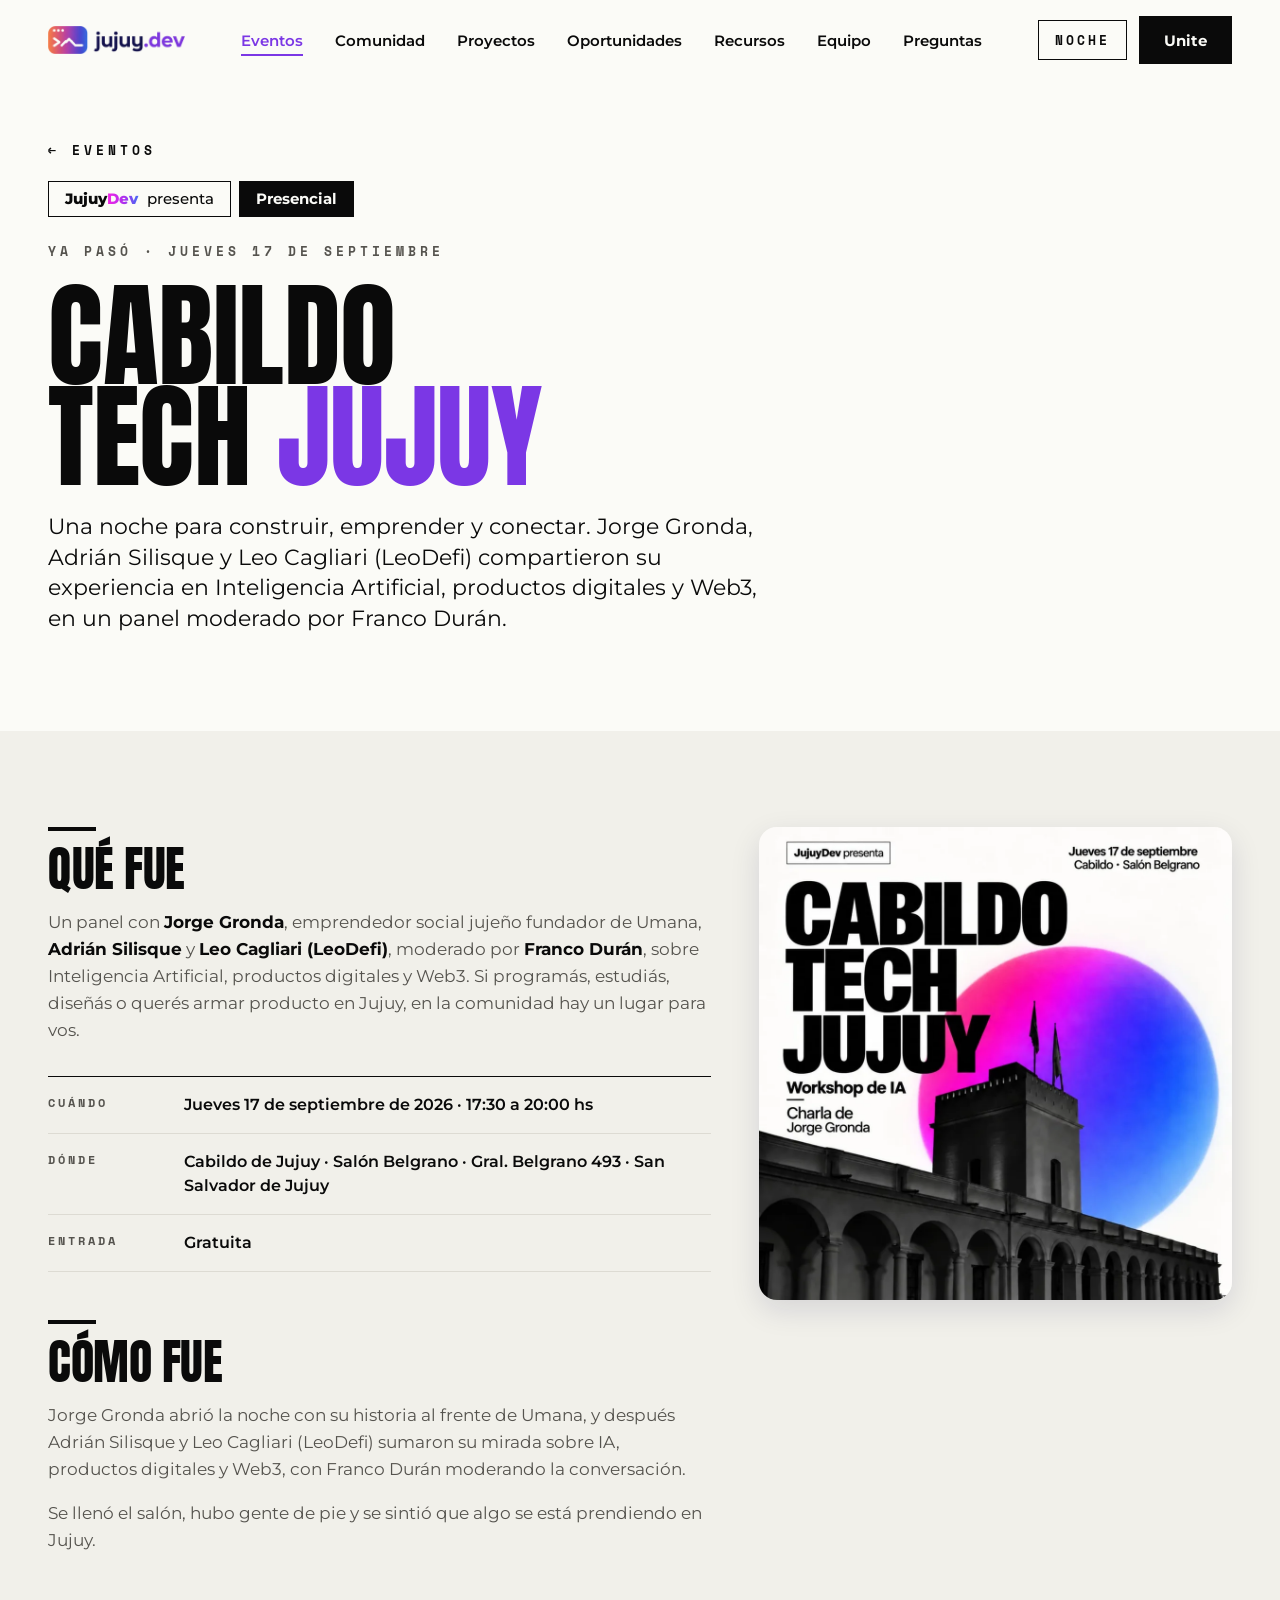
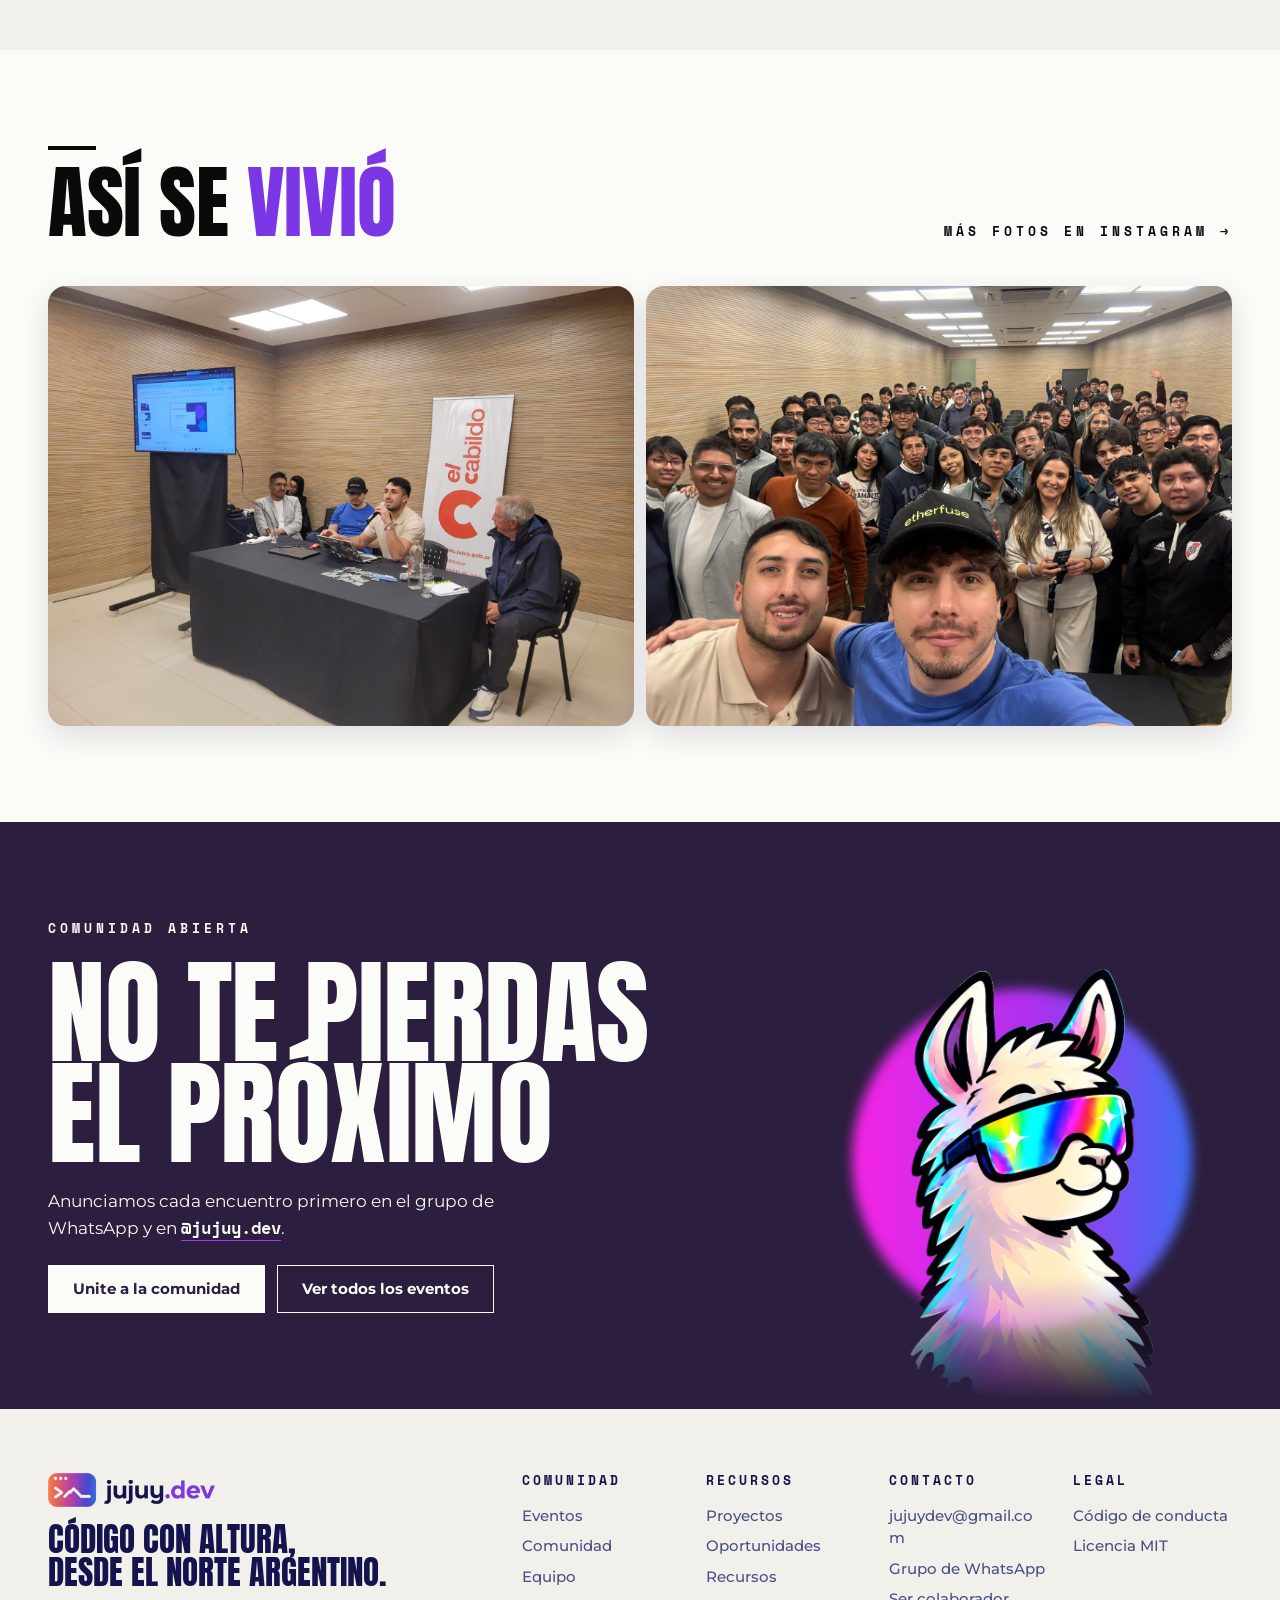
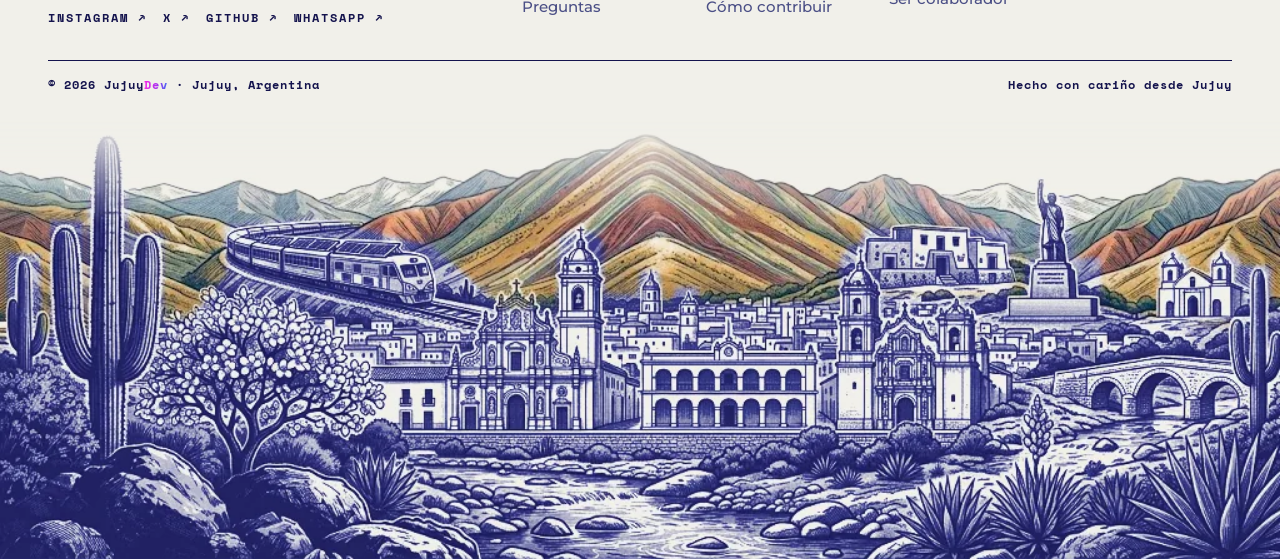
<file: eventos/cabildo-tech-jujuy/index.html>
<!DOCTYPE html>
<html lang="es-AR">
<head>
  <meta charset="UTF-8">
  <meta name="viewport" content="width=device-width, initial-scale=1">
  <title>Cabildo Tech Jujuy · 17 de septiembre de 2026 — JujuyDev</title>
  <meta name="description" content="Cabildo Tech Jujuy se realizó el 17 de septiembre de 2026 en el Cabildo de Jujuy. Charla de Jorge Gronda (Umana) y workshop de IA. Mirá cómo fue.">
  <meta name="theme-color" content="#fbfbf7" media="(prefers-color-scheme: light)">
  <meta name="theme-color" content="#0e0d14" media="(prefers-color-scheme: dark)">
  <link rel="canonical" href="https://jujuy.dev.ar/eventos/cabildo-tech-jujuy/">

  <meta property="og:type" content="article">
  <meta property="og:locale" content="es_AR">
  <meta property="og:site_name" content="JujuyDev">
  <meta property="og:title" content="Cabildo Tech Jujuy · 17 de septiembre de 2026">
  <meta property="og:description" content="Una noche para construir, emprender y conectar. Charla de Jorge Gronda (Umana) y workshop de IA, en el Cabildo de Jujuy. Entrada gratuita.">
  <meta property="og:url" content="https://jujuy.dev.ar/eventos/cabildo-tech-jujuy/">
  <meta property="og:image" content="https://jujuy.dev.ar/assets/eventos/cabildo-tech-og.jpg">
  <meta property="og:image:width" content="1200">
  <meta property="og:image:height" content="630">
  <meta name="twitter:card" content="summary_large_image">
  <meta name="twitter:site" content="@JujuyDevAr">
  <meta name="twitter:title" content="Cabildo Tech Jujuy · 17 de septiembre de 2026">
  <meta name="twitter:description" content="Una noche para construir, emprender y conectar. Charla de Jorge Gronda (Umana) y workshop de IA, en el Cabildo de Jujuy. Entrada gratuita.">
  <meta name="twitter:image" content="https://jujuy.dev.ar/assets/eventos/cabildo-tech-og.jpg">

  <link rel="icon" href="../../assets/brand/jujuydev-isotipo.png" type="image/png">
  <link rel="preconnect" href="https://fonts.googleapis.com">
  <link rel="preconnect" href="https://fonts.gstatic.com" crossorigin>
  <!-- Theme follows the system, like the home; force it with localStorage.setItem('jd-theme', 'dark' | 'light'). -->
  <script>(function(){var t;try{t=localStorage.getItem('jd-theme');}catch(e){}var d=t||(matchMedia('(prefers-color-scheme: dark)').matches?'dark':'light');document.documentElement.setAttribute('data-theme',d);})();</script>
  <link href="https://fonts.googleapis.com/css2?family=Anton&family=Montserrat:wght@400;500;600;700;800&family=Space+Mono:wght@700&display=swap" rel="stylesheet">
  <link rel="stylesheet" href="../../css/tokens.css?v=2026-10-17">
  <link rel="stylesheet" href="../../css/jd.css?v=2026-10-18f">

  <!-- Structured data for Google. organizer references the Organization defined on the home page. -->
  <script type="application/ld+json">
  {
    "@context": "https://schema.org",
    "@type": "Event",
    "@id": "https://jujuy.dev.ar/eventos/cabildo-tech-jujuy/#event",
    "name": "Cabildo Tech Jujuy",
    "description": "Una noche para construir, emprender y conectar. Charla de Jorge Gronda, emprendedor social jujeño de Umana, y workshop de IA. Organiza jujuy.dev. Entrada gratuita.",
    "image": "https://jujuy.dev.ar/assets/eventos/cabildo-tech.webp",
    "startDate": "2026-09-17T17:30:00-03:00",
    "endDate": "2026-09-17T20:00:00-03:00",
    "eventStatus": "https://schema.org/EventScheduled",
    "eventAttendanceMode": "https://schema.org/OfflineEventAttendanceMode",
    "isAccessibleForFree": true,
    "inLanguage": "es-AR",
    "location": {
      "@type": "Place",
      "name": "Cabildo de Jujuy — Salón Belgrano",
      "address": {
        "@type": "PostalAddress",
        "streetAddress": "Gral. Belgrano 493",
        "addressLocality": "San Salvador de Jujuy",
        "addressRegion": "Jujuy",
        "postalCode": "4600",
        "addressCountry": "AR"
      }
    },
    "organizer": { "@id": "https://jujuy.dev.ar/#org" },
    "performer": { "@type": "Person", "name": "Jorge Gronda" },
    "offers": {
      "@type": "Offer",
      "url": "https://luma.com/nb6w6cv6",
      "price": "0",
      "priceCurrency": "ARS",
      "availability": "https://schema.org/LimitedAvailability",
      "validFrom": "2026-09-08T00:00:00-03:00"
    }
  }
  </script>
</head>
<body>
<div class="jd">
  <a class="jd-skip" href="#main">Saltar al contenido</a>

  <header class="jd-nav jd-nav--page">
    <a href="../../" aria-label="jujuy.dev — inicio">
      <img class="jd-nav__logo jd-logo-light" src="../../assets/brand/jujuydev-logo.webp" alt="jujuy.dev" width="137" height="28">
      <img class="jd-nav__logo jd-logo-dark" src="../../assets/brand/jujuydev-logo-white.webp" alt="jujuy.dev" width="103" height="28">
    </a>
    <button class="jd-nav__toggle" type="button" aria-expanded="false" aria-controls="jd-nav-links">Menú</button>
    <nav aria-label="Principal">
      <ul class="jd-nav__links" id="jd-nav-links">
        <li><a href="../../eventos/" aria-current="page">Eventos</a></li>
        <li><a href="../../comunidad/">Comunidad</a></li>
        <li><a href="../../proyectos/">Proyectos</a></li>
        <li><a href="../../oportunidades/">Oportunidades</a></li>
        <li><a href="../../recursos/">Recursos</a></li>
        <li><a href="../../#equipo">Equipo</a></li>
        <li><a href="../../faq/">Preguntas</a></li>
      </ul>
    </nav>
    <div class="jd-nav__actions">
      <!-- Theme switch: the label names the theme you switch to. Saved in localStorage («jd-theme»). -->
      <button class="jd-theme" type="button" data-jd-theme-toggle>Día</button>
      <a class="jd-btn jd-btn--primary" href="https://chat.whatsapp.com/Bj1KKgjcLue2FOVuX8osmq" target="_blank" rel="noopener">Unite</a>
    </div>
  </header>

  <main id="main">
    <section class="jd-section jd-page-head">
      <a class="jd-btn jd-btn--link" href="../../eventos/">← Eventos</a>
      <div class="jd-tags">
        <span class="jd-tag"><b>Jujuy<span class="jd-dev">Dev</span></b>&nbsp;presenta</span>
        <span class="jd-tag jd-tag--solid">Presencial</span>
      </div>
      <span class="jd-cue jd-muted">Ya pasó · Jueves 17 de septiembre</span>
      <h1 class="jd-display jd-display--xl">Cabildo<br>Tech <span class="jd-hl">Jujuy</span></h1>
      <p class="jd-lead">Una noche para construir, emprender y conectar. Jorge Gronda, Adrián Silisque y Leo Cagliari (LeoDefi) compartieron su experiencia en Inteligencia Artificial, productos digitales y Web3, en un panel moderado por Franco Durán.</p>
    </section>

    <section class="jd-section jd-section--sunk">
      <div class="jd-detail jd-detail--flyer">
        <div class="jd-detail__info">
          <article class="jd-detail__col">
            <hr class="jd-rule"><h2 class="jd-display jd-display--m">Qué fue</h2>
            <p>Un panel con <strong>Jorge Gronda</strong>, emprendedor social jujeño fundador de Umana, <strong>Adrián Silisque</strong> y <strong>Leo Cagliari (LeoDefi)</strong>, moderado por <strong>Franco Durán</strong>, sobre Inteligencia Artificial, productos digitales y Web3. Si programás, estudiás, diseñás o querés armar producto en Jujuy, en la comunidad hay un lugar para vos.</p>
            <dl class="jd-facts">
              <div><dt>Cuándo</dt><dd>Jueves 17 de septiembre de 2026 · 17:30 a 20:00 hs</dd></div>
              <div><dt>Dónde</dt><dd>Cabildo de Jujuy · Salón Belgrano · Gral. Belgrano 493 · San Salvador de Jujuy</dd></div>
              <div><dt>Entrada</dt><dd>Gratuita</dd></div>
            </dl>
          </article>
          <article class="jd-detail__col">
            <hr class="jd-rule"><h2 class="jd-display jd-display--m">Cómo fue</h2>
            <p>Jorge Gronda abrió la noche con su historia al frente de Umana, y después Adrián Silisque y Leo Cagliari (LeoDefi) sumaron su mirada sobre IA, productos digitales y Web3, con Franco Durán moderando la conversación.</p><p>Se llenó el salón, hubo gente de pie y se sintió que algo se está prendiendo en Jujuy.</p>
          </article>
        </div>
        <figure class="jd-tile jd-flyer jd-flyer--square"><img src="../../assets/eventos/cabildo-tech.webp" alt="Flyer del Cabildo Tech Jujuy: jueves 17 de septiembre en el Cabildo, Salón Belgrano. Workshop de IA y charla de Jorge Gronda" width="1000" height="1000"></figure>
      </div>
    </section>

    <section class="jd-section">
      <div class="jd-section__head">
        <div><hr class="jd-rule"><h2 class="jd-display jd-display--l">Así se <span class="jd-hl">vivió</span></h2></div>
        <a class="jd-btn jd-btn--link" href="https://www.instagram.com/jujuy.dev/" target="_blank" rel="noopener">Más fotos en Instagram →</a>
      </div>
      <div class="jd-photos">
        <figure class="jd-tile"><img src="../../assets/eventos/cabildo-tech-conferencia-01.webp" alt="Charla de Jorge Gronda durante el Cabildo Tech Jujuy en el Cabildo de Jujuy" width="1600" height="1200" loading="lazy"></figure>
        <figure class="jd-tile"><img src="../../assets/eventos/cabildo-tech-grupo.webp" alt="Foto grupal del Cabildo Tech Jujuy en el Salón Belgrano del Cabildo de Jujuy" width="1600" height="1200" loading="lazy"></figure>
      </div>
    </section>

    <section class="jd-cta">
      <div class="jd-cta__copy">
        <span class="jd-cue">Comunidad abierta</span>
        <h2 class="jd-display jd-display--xl">No te pierdas<br>el próximo</h2>
        <p>Anunciamos cada encuentro primero en el grupo de WhatsApp y en <a href="https://www.instagram.com/jujuy.dev/" target="_blank" rel="noopener">@jujuy.dev</a>.</p>
        <div class="jd-cta__actions">
          <a class="jd-btn jd-btn--primary" href="https://chat.whatsapp.com/Bj1KKgjcLue2FOVuX8osmq" target="_blank" rel="noopener">Unite a la comunidad</a>
          <a class="jd-btn jd-btn--secondary" href="../../eventos/">Ver todos los eventos</a>
        </div>
      </div>
      <div class="jd-cta__art" aria-hidden="true"><div class="jd-orb"></div><img src="../../assets/brand/jujuydev-llama-hd.webp" alt="" loading="lazy"></div>
    </section>
  </main>

  <footer class="jd-footer">
    <div class="jd-footer__top">
      <div class="jd-footer__brand">
        <a href="../../" aria-label="jujuy.dev — inicio"><img src="../../assets/brand/jujuydev-logo.webp" alt="jujuy.dev" width="167" height="34"></a>
        <p class="jd-footer__tagline">Código con altura,<br>desde el norte argentino.</p>
        <ul class="jd-footer__social">
          <li><a href="https://www.instagram.com/jujuy.dev/" target="_blank" rel="noopener">Instagram ↗</a></li>
          <li><a href="https://x.com/JujuyDevAr" target="_blank" rel="noopener">X ↗</a></li>
          <li><a href="https://github.com/FrancoDuran23/jujuy_dev" target="_blank" rel="noopener">GitHub ↗</a></li>
          <li><a href="https://chat.whatsapp.com/Bj1KKgjcLue2FOVuX8osmq" target="_blank" rel="noopener">WhatsApp ↗</a></li>
        </ul>
      </div>
      <nav class="jd-footer__cols" aria-label="Pie de página">
        <div>
          <h2>Comunidad</h2>
          <ul>
            <li><a href="../../eventos/">Eventos</a></li>
            <li><a href="../../comunidad/">Comunidad</a></li>
            <li><a href="../../#equipo">Equipo</a></li>
            <li><a href="../../faq/">Preguntas</a></li>
          </ul>
        </div>
        <div>
          <h2>Recursos</h2>
          <ul>
            <li><a href="../../proyectos/">Proyectos</a></li>
            <li><a href="../../oportunidades/">Oportunidades</a></li>
            <li><a href="../../recursos/">Recursos</a></li>
            <li><a href="https://github.com/FrancoDuran23/jujuy_dev/blob/main/CONTRIBUTING.md" target="_blank" rel="noopener">Cómo contribuir</a></li>
          </ul>
        </div>
        <div>
          <h2>Contacto</h2>
          <ul>
            <li><a href="mailto:jujuydev@gmail.com">jujuydev@gmail.com</a></li>
            <li><a href="https://chat.whatsapp.com/Bj1KKgjcLue2FOVuX8osmq" target="_blank" rel="noopener">Grupo de WhatsApp</a></li>
            <li><a href="mailto:jujuydev@gmail.com?subject=Quiero%20ser%20colaborador%20de%20JujuyDev">Ser colaborador</a></li>
          </ul>
        </div>
        <div>
          <h2>Legal</h2>
          <ul>
            <li><a href="../../codigo-de-conducta/">Código de conducta</a></li>
            <li><a href="https://github.com/FrancoDuran23/jujuy_dev/blob/main/LICENSE" target="_blank" rel="noopener">Licencia MIT</a></li>
          </ul>
        </div>
      </nav>
    </div>
    <div class="jd-footer__bar">
      <span>© <span data-year>2026</span> Jujuy<span class="jd-dev">Dev</span> · Jujuy, Argentina</span>
      <span>Hecho con cariño desde Jujuy</span>
    </div>
    <!-- Engraving of Jujuy: churches, the Cabildo arcade, the Tren Solar, the river and the bridge in blue ink; the coloured hills of the Quebrada behind. -->
    <img class="jd-footer__art" src="../../assets/brand/footer-jujuy.webp?v=2026-10-18f" alt="" width="1024" height="353" loading="lazy" decoding="async">
  </footer>
</div>

  <script src="../../assets/jd-nav.js?v=2026-10-17c" defer></script>
</body>
</html>
</file>
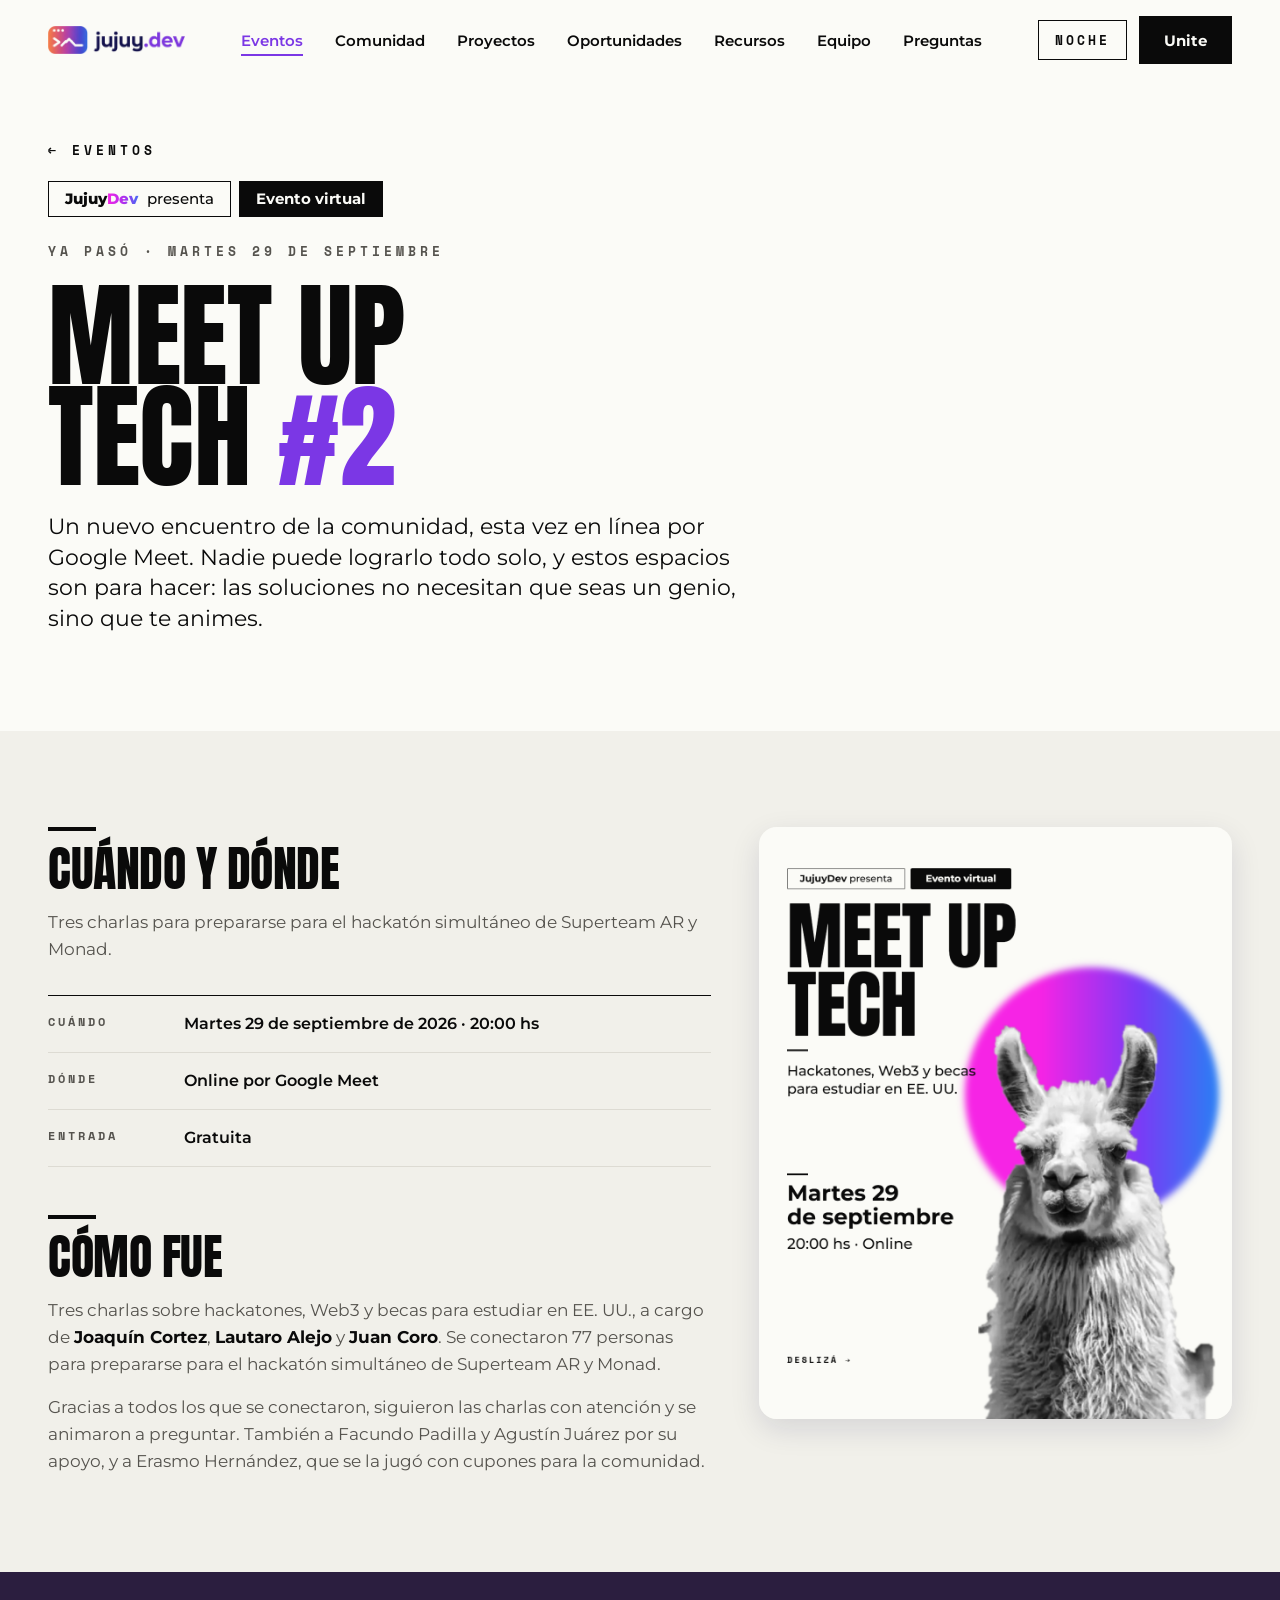
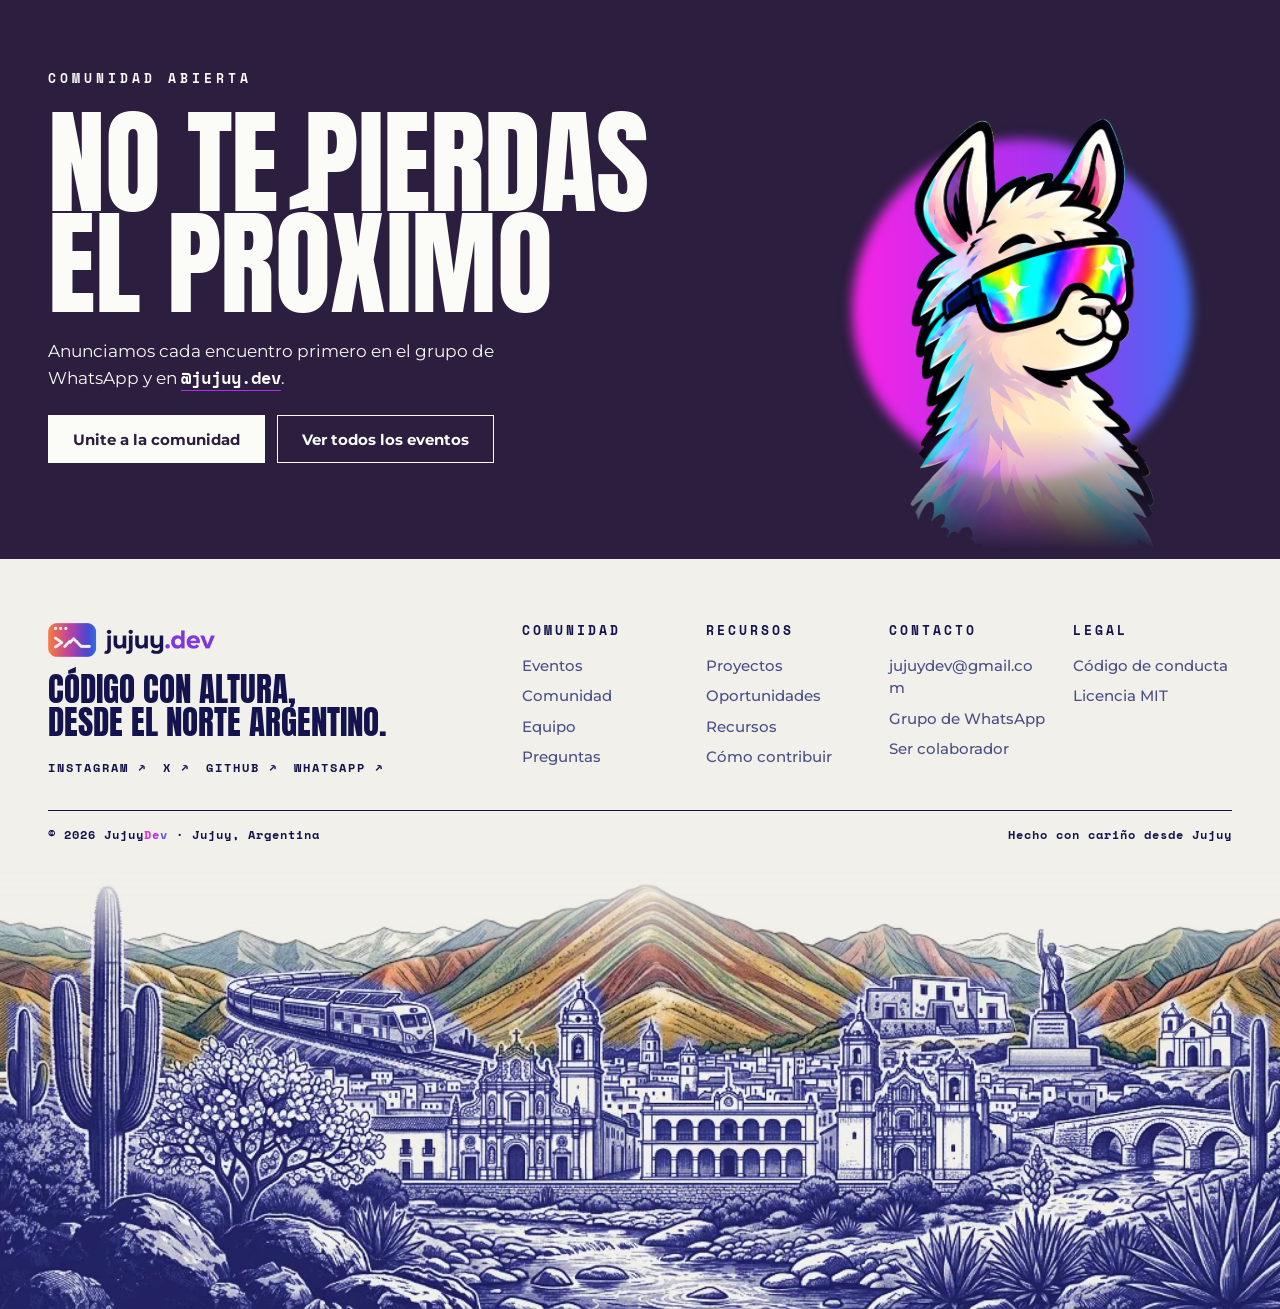
<file: eventos/meet-up-tech/index.html>
<!DOCTYPE html>
<html lang="es-AR">
<head>
  <meta charset="UTF-8">
  <meta name="viewport" content="width=device-width, initial-scale=1">
  <title>Meet Up Tech #2 · 29 de septiembre de 2026 — JujuyDev</title>
  <meta name="description" content="Meet Up Tech #2: un nuevo encuentro virtual de JujuyDev por Google Meet para conocer la comunidad, compartir y tirar ideas. Martes 29 de septiembre de 2026 a las 20:00. Entrada gratuita.">
  <meta name="theme-color" content="#fbfbf7" media="(prefers-color-scheme: light)">
  <meta name="theme-color" content="#0e0d14" media="(prefers-color-scheme: dark)">
  <link rel="canonical" href="https://jujuy.dev.ar/eventos/meet-up-tech/">

  <meta property="og:type" content="article">
  <meta property="og:locale" content="es_AR">
  <meta property="og:site_name" content="JujuyDev">
  <meta property="og:title" content="Meet Up Tech #2 · 29 de septiembre de 2026">
  <meta property="og:description" content="Un nuevo encuentro virtual de JujuyDev por Google Meet. Martes 29 de septiembre de 2026 a las 20:00. Entrada gratuita.">
  <meta property="og:url" content="https://jujuy.dev.ar/eventos/meet-up-tech/">
  <meta property="og:image" content="https://jujuy.dev.ar/assets/eventos/meetup-02.webp">
  <meta property="og:image:width" content="1080">
  <meta property="og:image:height" content="1350">
  <meta name="twitter:card" content="summary_large_image">
  <meta name="twitter:site" content="@JujuyDevAr">
  <meta name="twitter:title" content="Meet Up Tech #2 · 29 de septiembre de 2026">
  <meta name="twitter:description" content="Un nuevo encuentro virtual de JujuyDev por Google Meet. Martes 29 de septiembre de 2026 a las 20:00. Entrada gratuita.">
  <meta name="twitter:image" content="https://jujuy.dev.ar/assets/eventos/meetup-02.webp">

  <link rel="icon" href="../../assets/brand/jujuydev-isotipo.png" type="image/png">
  <link rel="preconnect" href="https://fonts.googleapis.com">
  <link rel="preconnect" href="https://fonts.gstatic.com" crossorigin>
  <!-- Theme follows the system, like the home; force it with localStorage.setItem('jd-theme', 'dark' | 'light'). -->
  <script>(function(){var t;try{t=localStorage.getItem('jd-theme');}catch(e){}var d=t||(matchMedia('(prefers-color-scheme: dark)').matches?'dark':'light');document.documentElement.setAttribute('data-theme',d);})();</script>
  <link href="https://fonts.googleapis.com/css2?family=Anton&family=Montserrat:wght@400;500;600;700;800&family=Space+Mono:wght@700&display=swap" rel="stylesheet">
  <link rel="stylesheet" href="../../css/tokens.css?v=2026-10-17">
  <link rel="stylesheet" href="../../css/jd.css?v=2026-10-18f">

  <!-- EDIT: la imagen de tarjeta y de portada es assets/eventos/meetup-02.webp.
       Reemplazala si querés usar otra imagen para este evento. -->
  <!-- Structured data for Google. organizer references the Organization defined on the home page. -->
  <script type="application/ld+json">
  {
    "@context": "https://schema.org",
    "@type": "Event",
    "@id": "https://jujuy.dev.ar/eventos/meet-up-tech/#event",
    "name": "Meet Up Tech #2",
    "description": "Un nuevo encuentro virtual de la comunidad tech de Jujuy, en línea por Google Meet. Entrada gratuita.",
    "image": "https://jujuy.dev.ar/assets/eventos/meetup-02.webp",
    "startDate": "2026-09-29T20:00:00-03:00",
    "endDate": "2026-09-29T21:30:00-03:00",
    "eventStatus": "https://schema.org/EventScheduled",
    "eventAttendanceMode": "https://schema.org/OnlineEventAttendanceMode",
    "isAccessibleForFree": true,
    "inLanguage": "es-AR",
    "location": {
      "@type": "VirtualLocation",
      "name": "Google Meet",
      "url": "https://meet.google.com/"
    },
    "organizer": { "@id": "https://jujuy.dev.ar/#org" },
    "offers": {
      "@type": "Offer",
      "url": "https://luma.com/sgpsottg",
      "price": "0",
      "priceCurrency": "ARS",
      "availability": "https://schema.org/LimitedAvailability",
      "validFrom": "2026-09-22T00:00:00-03:00"
    }
  }
  </script>
</head>
<body>
<div class="jd">
  <a class="jd-skip" href="#main">Saltar al contenido</a>

  <header class="jd-nav jd-nav--page">
    <a href="../../" aria-label="jujuy.dev — inicio">
      <img class="jd-nav__logo jd-logo-light" src="../../assets/brand/jujuydev-logo.webp" alt="jujuy.dev" width="137" height="28">
      <img class="jd-nav__logo jd-logo-dark" src="../../assets/brand/jujuydev-logo-white.webp" alt="jujuy.dev" width="103" height="28">
    </a>
    <button class="jd-nav__toggle" type="button" aria-expanded="false" aria-controls="jd-nav-links">Menú</button>
    <nav aria-label="Principal">
      <ul class="jd-nav__links" id="jd-nav-links">
        <li><a href="../../eventos/" aria-current="page">Eventos</a></li>
        <li><a href="../../comunidad/">Comunidad</a></li>
        <li><a href="../../proyectos/">Proyectos</a></li>
        <li><a href="../../oportunidades/">Oportunidades</a></li>
        <li><a href="../../recursos/">Recursos</a></li>
        <li><a href="../../#equipo">Equipo</a></li>
        <li><a href="../../faq/">Preguntas</a></li>
      </ul>
    </nav>
    <div class="jd-nav__actions">
      <!-- Theme switch: the label names the theme you switch to. Saved in localStorage («jd-theme»). -->
      <button class="jd-theme" type="button" data-jd-theme-toggle>Día</button>
      <a class="jd-btn jd-btn--primary" href="https://chat.whatsapp.com/Bj1KKgjcLue2FOVuX8osmq" target="_blank" rel="noopener">Unite</a>
    </div>
  </header>

  <main id="main">
    <section class="jd-section jd-page-head">
      <a class="jd-btn jd-btn--link" href="../../eventos/">← Eventos</a>
      <div class="jd-tags">
        <span class="jd-tag"><b>Jujuy<span class="jd-dev">Dev</span></b>&nbsp;presenta</span>
        <span class="jd-tag jd-tag--solid">Evento virtual</span>
      </div>
      <span class="jd-cue jd-muted">Ya pasó · Martes 29 de septiembre</span>
      <h1 class="jd-display jd-display--xl">Meet Up<br>Tech <span class="jd-hl">#2</span></h1>
      <p class="jd-lead">Un nuevo encuentro de la comunidad, esta vez en línea por Google Meet. Nadie puede lograrlo todo solo, y estos espacios son para hacer: las soluciones no necesitan que seas un genio, sino que te animes.</p>
    </section>

    <section class="jd-section jd-section--sunk">
      <div class="jd-detail jd-detail--flyer">
        <div class="jd-detail__info">
          <article class="jd-detail__col">
            <hr class="jd-rule"><h2 class="jd-display jd-display--m">Cuándo y dónde</h2>
            <p>Tres charlas para prepararse para el hackatón simultáneo de Superteam AR y Monad.</p>
            <dl class="jd-facts">
              <div><dt>Cuándo</dt><dd>Martes 29 de septiembre de 2026 · 20:00 hs</dd></div>
              <div><dt>Dónde</dt><dd>Online por Google Meet</dd></div>
              <div><dt>Entrada</dt><dd>Gratuita</dd></div>
            </dl>
          </article>
          <article class="jd-detail__col">
            <hr class="jd-rule"><h2 class="jd-display jd-display--m">Cómo fue</h2>
            <p>Tres charlas sobre hackatones, Web3 y becas para estudiar en EE. UU., a cargo de <strong>Joaquín Cortez</strong>, <strong>Lautaro Alejo</strong> y <strong>Juan Coro</strong>. Se conectaron 77 personas para prepararse para el hackatón simultáneo de Superteam AR y Monad.</p><p>Gracias a todos los que se conectaron, siguieron las charlas con atención y se animaron a preguntar. También a Facundo Padilla y Agustín Juárez por su apoyo, y a Erasmo Hernández, que se la jugó con cupones para la comunidad.</p>
          </article>
        </div>
        <figure class="jd-tile jd-flyer"><img src="../../assets/eventos/meetup-02.webp" alt="Meet Up Tech #2: martes 29 de septiembre de 2026 a las 20:00 por Google Meet" width="1080" height="1350"></figure>
      </div>
    </section>


    <section class="jd-cta">
      <div class="jd-cta__copy">
        <span class="jd-cue">Comunidad abierta</span>
        <h2 class="jd-display jd-display--xl">No te pierdas<br>el próximo</h2>
        <p>Anunciamos cada encuentro primero en el grupo de WhatsApp y en <a href="https://www.instagram.com/jujuy.dev/" target="_blank" rel="noopener">@jujuy.dev</a>.</p>
        <div class="jd-cta__actions">
          <a class="jd-btn jd-btn--primary" href="https://chat.whatsapp.com/Bj1KKgjcLue2FOVuX8osmq" target="_blank" rel="noopener">Unite a la comunidad</a>
          <a class="jd-btn jd-btn--secondary" href="../../eventos/">Ver todos los eventos</a>
        </div>
      </div>
      <div class="jd-cta__art" aria-hidden="true"><div class="jd-orb"></div><img src="../../assets/brand/jujuydev-llama-hd.webp" alt="" loading="lazy"></div>
    </section>
  </main>

  <footer class="jd-footer">
    <div class="jd-footer__top">
      <div class="jd-footer__brand">
        <a href="../../" aria-label="jujuy.dev — inicio"><img src="../../assets/brand/jujuydev-logo.webp" alt="jujuy.dev" width="167" height="34"></a>
        <p class="jd-footer__tagline">Código con altura,<br>desde el norte argentino.</p>
        <ul class="jd-footer__social">
          <li><a href="https://www.instagram.com/jujuy.dev/" target="_blank" rel="noopener">Instagram ↗</a></li>
          <li><a href="https://x.com/JujuyDevAr" target="_blank" rel="noopener">X ↗</a></li>
          <li><a href="https://github.com/FrancoDuran23/jujuy_dev" target="_blank" rel="noopener">GitHub ↗</a></li>
          <li><a href="https://chat.whatsapp.com/Bj1KKgjcLue2FOVuX8osmq" target="_blank" rel="noopener">WhatsApp ↗</a></li>
        </ul>
      </div>
      <nav class="jd-footer__cols" aria-label="Pie de página">
        <div>
          <h2>Comunidad</h2>
          <ul>
            <li><a href="../../eventos/">Eventos</a></li>
            <li><a href="../../comunidad/">Comunidad</a></li>
            <li><a href="../../#equipo">Equipo</a></li>
            <li><a href="../../faq/">Preguntas</a></li>
          </ul>
        </div>
        <div>
          <h2>Recursos</h2>
          <ul>
            <li><a href="../../proyectos/">Proyectos</a></li>
            <li><a href="../../oportunidades/">Oportunidades</a></li>
            <li><a href="../../recursos/">Recursos</a></li>
            <li><a href="https://github.com/FrancoDuran23/jujuy_dev/blob/main/CONTRIBUTING.md" target="_blank" rel="noopener">Cómo contribuir</a></li>
          </ul>
        </div>
        <div>
          <h2>Contacto</h2>
          <ul>
            <li><a href="mailto:jujuydev@gmail.com">jujuydev@gmail.com</a></li>
            <li><a href="https://chat.whatsapp.com/Bj1KKgjcLue2FOVuX8osmq" target="_blank" rel="noopener">Grupo de WhatsApp</a></li>
            <li><a href="mailto:jujuydev@gmail.com?subject=Quiero%20ser%20colaborador%20de%20JujuyDev">Ser colaborador</a></li>
          </ul>
        </div>
        <div>
          <h2>Legal</h2>
          <ul>
            <li><a href="../../codigo-de-conducta/">Código de conducta</a></li>
            <li><a href="https://github.com/FrancoDuran23/jujuy_dev/blob/main/LICENSE" target="_blank" rel="noopener">Licencia MIT</a></li>
          </ul>
        </div>
      </nav>
    </div>
    <div class="jd-footer__bar">
      <span>© <span data-year>2026</span> Jujuy<span class="jd-dev">Dev</span> · Jujuy, Argentina</span>
      <span>Hecho con cariño desde Jujuy</span>
    </div>
    <!-- Engraving of Jujuy: churches, the Cabildo arcade, the Tren Solar, the river and the bridge in blue ink; the coloured hills of the Quebrada behind. -->
    <img class="jd-footer__art" src="../../assets/brand/footer-jujuy.webp?v=2026-10-18f" alt="" width="1024" height="353" loading="lazy" decoding="async">
  </footer>
</div>

  <script src="../../assets/jd-nav.js?v=2026-10-17c" defer></script>
</body>
</html>
</file>
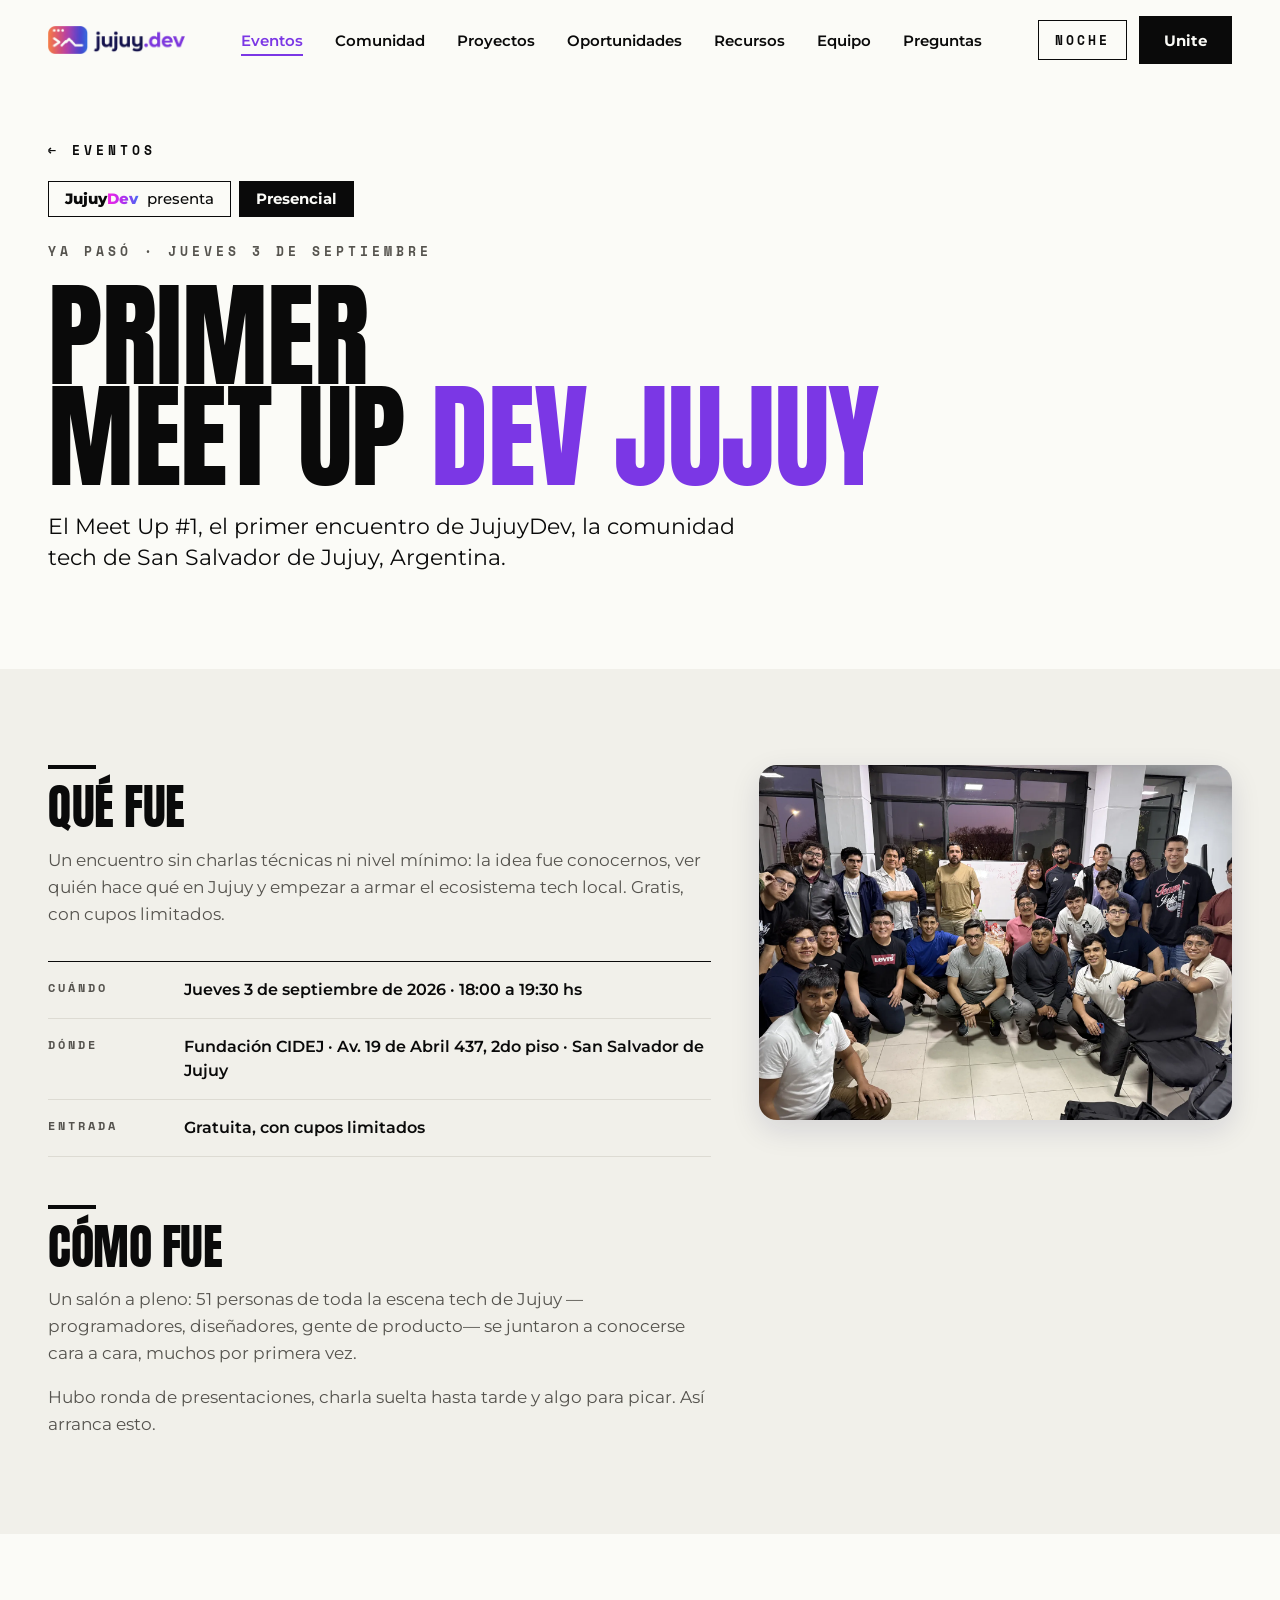
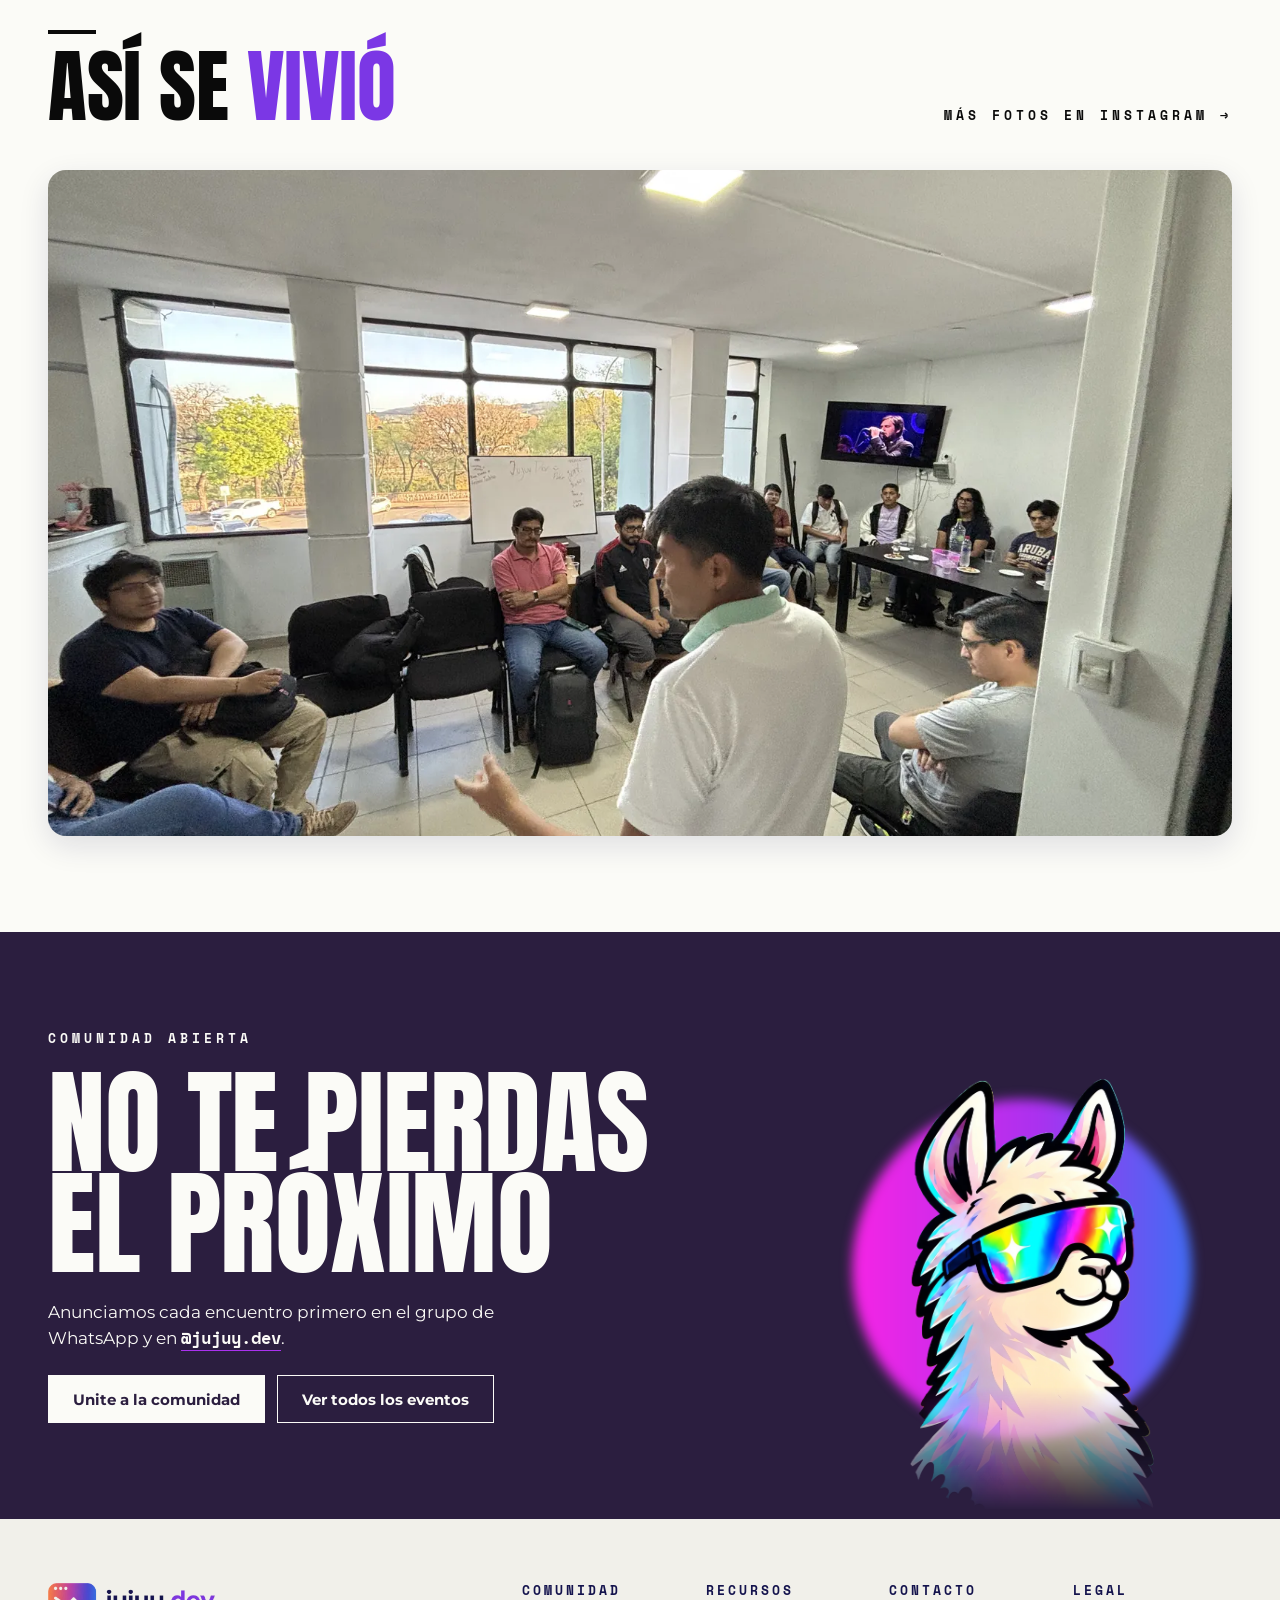
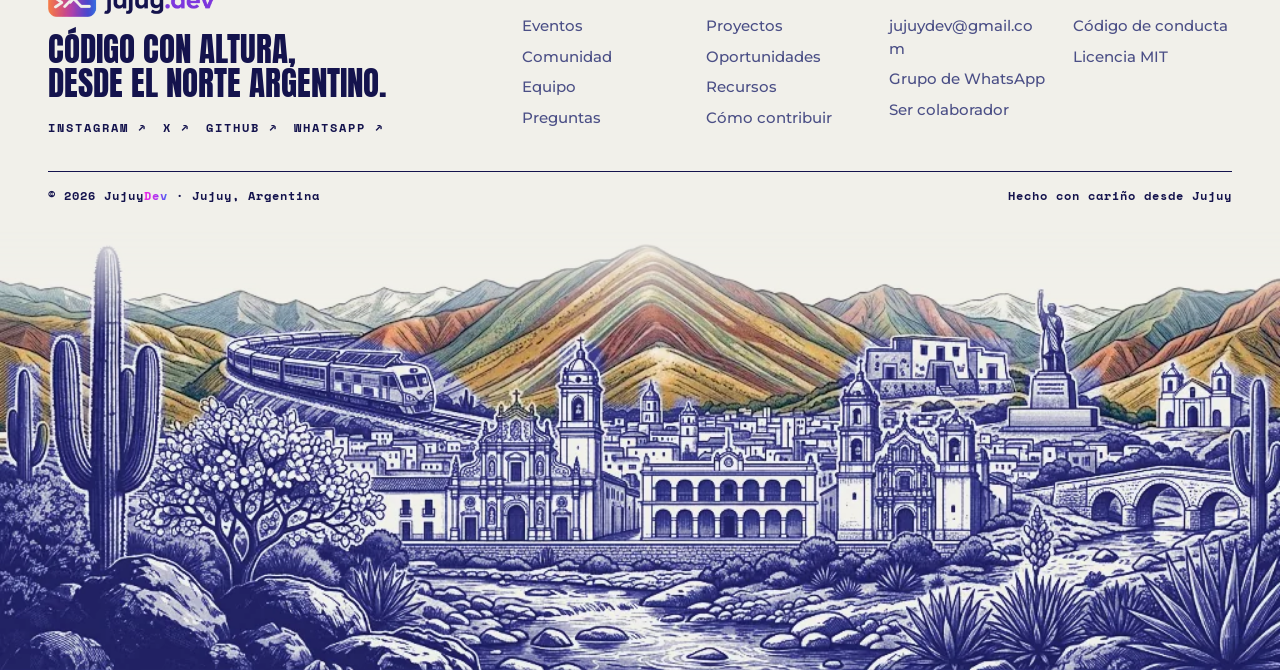
<file: eventos/meetup-01-primer-encuentro/index.html>
<!DOCTYPE html>
<html lang="es-AR">
<head>
  <meta charset="UTF-8">
  <meta name="viewport" content="width=device-width, initial-scale=1">
  <title>Meet Up #1 · Primer Meet Up dev Jujuy — JujuyDev</title>
  <meta name="description" content="El primer meetup de JujuyDev fue el 3 de septiembre de 2026 en Fundación CIDEJ, San Salvador de Jujuy. Así fue el primer encuentro de la comunidad.">
  <meta name="theme-color" content="#fbfbf7" media="(prefers-color-scheme: light)">
  <meta name="theme-color" content="#0e0d14" media="(prefers-color-scheme: dark)">
  <link rel="canonical" href="https://jujuy.dev.ar/eventos/meetup-01-primer-encuentro/">

  <meta property="og:type" content="article">
  <meta property="og:locale" content="es_AR">
  <meta property="og:site_name" content="JujuyDev">
  <meta property="og:title" content="Meet Up #1 · Primer Meet Up dev Jujuy">
  <meta property="og:description" content="El primer meetup de JujuyDev, el 3 de septiembre de 2026 en Fundación CIDEJ, San Salvador de Jujuy.">
  <meta property="og:url" content="https://jujuy.dev.ar/eventos/meetup-01-primer-encuentro/">
  <meta property="og:image" content="https://jujuy.dev.ar/assets/og.jpg">
  <meta property="og:image:width" content="1200">
  <meta property="og:image:height" content="630">
  <meta name="twitter:card" content="summary_large_image">
  <meta name="twitter:site" content="@JujuyDevAr">
  <meta name="twitter:title" content="Meet Up #1 · Primer Meet Up dev Jujuy">
  <meta name="twitter:description" content="El primer meetup de JujuyDev, el 3 de septiembre de 2026 en Fundación CIDEJ, San Salvador de Jujuy.">
  <meta name="twitter:image" content="https://jujuy.dev.ar/assets/og.jpg">

  <link rel="icon" href="../../assets/brand/jujuydev-isotipo.png" type="image/png">
  <link rel="preconnect" href="https://fonts.googleapis.com">
  <link rel="preconnect" href="https://fonts.gstatic.com" crossorigin>
  <!-- Theme follows the system, like the home; force it with localStorage.setItem('jd-theme', 'dark' | 'light'). -->
  <script>(function(){var t;try{t=localStorage.getItem('jd-theme');}catch(e){}var d=t||(matchMedia('(prefers-color-scheme: dark)').matches?'dark':'light');document.documentElement.setAttribute('data-theme',d);})();</script>
  <link href="https://fonts.googleapis.com/css2?family=Anton&family=Montserrat:wght@400;500;600;700;800&family=Space+Mono:wght@700&display=swap" rel="stylesheet">
  <link rel="stylesheet" href="../../css/tokens.css?v=2026-10-17">
  <link rel="stylesheet" href="../../css/jd.css?v=2026-10-18f">

  <!-- Structured data for Google. organizer references the Organization defined on the home page. -->
  <script type="application/ld+json">
  {
    "@context": "https://schema.org",
    "@type": "Event",
    "@id": "https://jujuy.dev.ar/eventos/meetup-01-primer-encuentro/#event",
    "name": "Meet Up #1 · Primer Meet Up dev Jujuy",
    "description": "Primer encuentro de la comunidad tech de Jujuy. Sin charlas técnicas ni nivel mínimo: la idea es conocernos. Gratis, cupos limitados.",
    "image": "https://jujuy.dev.ar/assets/og.jpg",
    "startDate": "2026-09-03T18:00:00-03:00",
    "endDate": "2026-09-03T19:30:00-03:00",
    "eventStatus": "https://schema.org/EventScheduled",
    "eventAttendanceMode": "https://schema.org/OfflineEventAttendanceMode",
    "isAccessibleForFree": true,
    "location": {
      "@type": "Place",
      "name": "Fundación CIDEJ",
      "address": {
        "@type": "PostalAddress",
        "streetAddress": "Av. 19 de Abril 437, 2do piso",
        "addressLocality": "San Salvador de Jujuy",
        "addressRegion": "Jujuy",
        "addressCountry": "AR"
      }
    },
    "organizer": { "@id": "https://jujuy.dev.ar/#org" },
    "offers": {
      "@type": "Offer",
      "url": "https://luma.com/g134i1ef",
      "price": "0",
      "priceCurrency": "ARS",
      "availability": "https://schema.org/LimitedAvailability"
    }
  }
  </script>
</head>
<body>
<div class="jd">
  <a class="jd-skip" href="#main">Saltar al contenido</a>

  <header class="jd-nav jd-nav--page">
    <a href="../../" aria-label="jujuy.dev — inicio">
      <img class="jd-nav__logo jd-logo-light" src="../../assets/brand/jujuydev-logo.webp" alt="jujuy.dev" width="137" height="28">
      <img class="jd-nav__logo jd-logo-dark" src="../../assets/brand/jujuydev-logo-white.webp" alt="jujuy.dev" width="103" height="28">
    </a>
    <button class="jd-nav__toggle" type="button" aria-expanded="false" aria-controls="jd-nav-links">Menú</button>
    <nav aria-label="Principal">
      <ul class="jd-nav__links" id="jd-nav-links">
        <li><a href="../../eventos/" aria-current="page">Eventos</a></li>
        <li><a href="../../comunidad/">Comunidad</a></li>
        <li><a href="../../proyectos/">Proyectos</a></li>
        <li><a href="../../oportunidades/">Oportunidades</a></li>
        <li><a href="../../recursos/">Recursos</a></li>
        <li><a href="../../#equipo">Equipo</a></li>
        <li><a href="../../faq/">Preguntas</a></li>
      </ul>
    </nav>
    <div class="jd-nav__actions">
      <!-- Theme switch: the label names the theme you switch to. Saved in localStorage («jd-theme»). -->
      <button class="jd-theme" type="button" data-jd-theme-toggle>Día</button>
      <a class="jd-btn jd-btn--primary" href="https://chat.whatsapp.com/Bj1KKgjcLue2FOVuX8osmq" target="_blank" rel="noopener">Unite</a>
    </div>
  </header>

  <main id="main">
    <section class="jd-section jd-page-head">
      <a class="jd-btn jd-btn--link" href="../../eventos/">← Eventos</a>
      <div class="jd-tags">
        <span class="jd-tag"><b>Jujuy<span class="jd-dev">Dev</span></b>&nbsp;presenta</span>
        <span class="jd-tag jd-tag--solid">Presencial</span>
      </div>
      <span class="jd-cue jd-muted">Ya pasó · Jueves 3 de septiembre</span>
      <h1 class="jd-display jd-display--xl">Primer<br>Meet Up <span class="jd-hl">dev Jujuy</span></h1>
      <p class="jd-lead">El Meet Up #1, el primer encuentro de JujuyDev, la comunidad tech de San Salvador de Jujuy, Argentina.</p>
    </section>

    <section class="jd-section jd-section--sunk">
      <div class="jd-detail jd-detail--flyer">
        <div class="jd-detail__info">
          <article class="jd-detail__col">
            <hr class="jd-rule"><h2 class="jd-display jd-display--m">Qué fue</h2>
            <p>Un encuentro sin charlas técnicas ni nivel mínimo: la idea fue conocernos, ver quién hace qué en Jujuy y empezar a armar el ecosistema tech local. Gratis, con cupos limitados.</p>
            <dl class="jd-facts">
              <div><dt>Cuándo</dt><dd>Jueves 3 de septiembre de 2026 · 18:00 a 19:30 hs</dd></div>
              <div><dt>Dónde</dt><dd>Fundación CIDEJ · Av. 19 de Abril 437, 2do piso · San Salvador de Jujuy</dd></div>
              <div><dt>Entrada</dt><dd>Gratuita, con cupos limitados</dd></div>
            </dl>
          </article>
          <article class="jd-detail__col">
            <hr class="jd-rule"><h2 class="jd-display jd-display--m">Cómo fue</h2>
            <p>Un salón a pleno: 51 personas de toda la escena tech de Jujuy —programadores, diseñadores, gente de producto— se juntaron a conocerse cara a cara, muchos por primera vez.</p><p>Hubo ronda de presentaciones, charla suelta hasta tarde y algo para picar. Así arranca esto.</p>
          </article>
        </div>
        <figure class="jd-tile jd-flyer jd-flyer--wide"><img src="../../assets/eventos/meetup-01-grupo.webp" alt="Foto grupal de las 51 personas que participaron del Meet Up #1 de JujuyDev en Fundación CIDEJ" width="1600" height="1200"></figure>
      </div>
    </section>

    <section class="jd-section">
      <div class="jd-section__head">
        <div><hr class="jd-rule"><h2 class="jd-display jd-display--l">Así se <span class="jd-hl">vivió</span></h2></div>
        <a class="jd-btn jd-btn--link" href="https://www.instagram.com/jujuy.dev/" target="_blank" rel="noopener">Más fotos en Instagram →</a>
      </div>
      <div class="jd-photos jd-photos--one">
        <figure class="jd-tile"><img src="../../assets/eventos/meetup-01-charla.webp" alt="Charla informal durante el Meet Up #1 de JujuyDev, con los asistentes sentados en ronda" width="1600" height="1200" loading="lazy"></figure>
      </div>
    </section>

    <section class="jd-cta">
      <div class="jd-cta__copy">
        <span class="jd-cue">Comunidad abierta</span>
        <h2 class="jd-display jd-display--xl">No te pierdas<br>el próximo</h2>
        <p>Anunciamos cada encuentro primero en el grupo de WhatsApp y en <a href="https://www.instagram.com/jujuy.dev/" target="_blank" rel="noopener">@jujuy.dev</a>.</p>
        <div class="jd-cta__actions">
          <a class="jd-btn jd-btn--primary" href="https://chat.whatsapp.com/Bj1KKgjcLue2FOVuX8osmq" target="_blank" rel="noopener">Unite a la comunidad</a>
          <a class="jd-btn jd-btn--secondary" href="../../eventos/">Ver todos los eventos</a>
        </div>
      </div>
      <div class="jd-cta__art" aria-hidden="true"><div class="jd-orb"></div><img src="../../assets/brand/jujuydev-llama-hd.webp" alt="" loading="lazy"></div>
    </section>
  </main>

  <footer class="jd-footer">
    <div class="jd-footer__top">
      <div class="jd-footer__brand">
        <a href="../../" aria-label="jujuy.dev — inicio"><img src="../../assets/brand/jujuydev-logo.webp" alt="jujuy.dev" width="167" height="34"></a>
        <p class="jd-footer__tagline">Código con altura,<br>desde el norte argentino.</p>
        <ul class="jd-footer__social">
          <li><a href="https://www.instagram.com/jujuy.dev/" target="_blank" rel="noopener">Instagram ↗</a></li>
          <li><a href="https://x.com/JujuyDevAr" target="_blank" rel="noopener">X ↗</a></li>
          <li><a href="https://github.com/FrancoDuran23/jujuy_dev" target="_blank" rel="noopener">GitHub ↗</a></li>
          <li><a href="https://chat.whatsapp.com/Bj1KKgjcLue2FOVuX8osmq" target="_blank" rel="noopener">WhatsApp ↗</a></li>
        </ul>
      </div>
      <nav class="jd-footer__cols" aria-label="Pie de página">
        <div>
          <h2>Comunidad</h2>
          <ul>
            <li><a href="../../eventos/">Eventos</a></li>
            <li><a href="../../comunidad/">Comunidad</a></li>
            <li><a href="../../#equipo">Equipo</a></li>
            <li><a href="../../faq/">Preguntas</a></li>
          </ul>
        </div>
        <div>
          <h2>Recursos</h2>
          <ul>
            <li><a href="../../proyectos/">Proyectos</a></li>
            <li><a href="../../oportunidades/">Oportunidades</a></li>
            <li><a href="../../recursos/">Recursos</a></li>
            <li><a href="https://github.com/FrancoDuran23/jujuy_dev/blob/main/CONTRIBUTING.md" target="_blank" rel="noopener">Cómo contribuir</a></li>
          </ul>
        </div>
        <div>
          <h2>Contacto</h2>
          <ul>
            <li><a href="mailto:jujuydev@gmail.com">jujuydev@gmail.com</a></li>
            <li><a href="https://chat.whatsapp.com/Bj1KKgjcLue2FOVuX8osmq" target="_blank" rel="noopener">Grupo de WhatsApp</a></li>
            <li><a href="mailto:jujuydev@gmail.com?subject=Quiero%20ser%20colaborador%20de%20JujuyDev">Ser colaborador</a></li>
          </ul>
        </div>
        <div>
          <h2>Legal</h2>
          <ul>
            <li><a href="../../codigo-de-conducta/">Código de conducta</a></li>
            <li><a href="https://github.com/FrancoDuran23/jujuy_dev/blob/main/LICENSE" target="_blank" rel="noopener">Licencia MIT</a></li>
          </ul>
        </div>
      </nav>
    </div>
    <div class="jd-footer__bar">
      <span>© <span data-year>2026</span> Jujuy<span class="jd-dev">Dev</span> · Jujuy, Argentina</span>
      <span>Hecho con cariño desde Jujuy</span>
    </div>
    <!-- Engraving of Jujuy: churches, the Cabildo arcade, the Tren Solar, the river and the bridge in blue ink; the coloured hills of the Quebrada behind. -->
    <img class="jd-footer__art" src="../../assets/brand/footer-jujuy.webp?v=2026-10-18f" alt="" width="1024" height="353" loading="lazy" decoding="async">
  </footer>
</div>

  <script src="../../assets/jd-nav.js?v=2026-10-17c" defer></script>
</body>
</html>
</file>
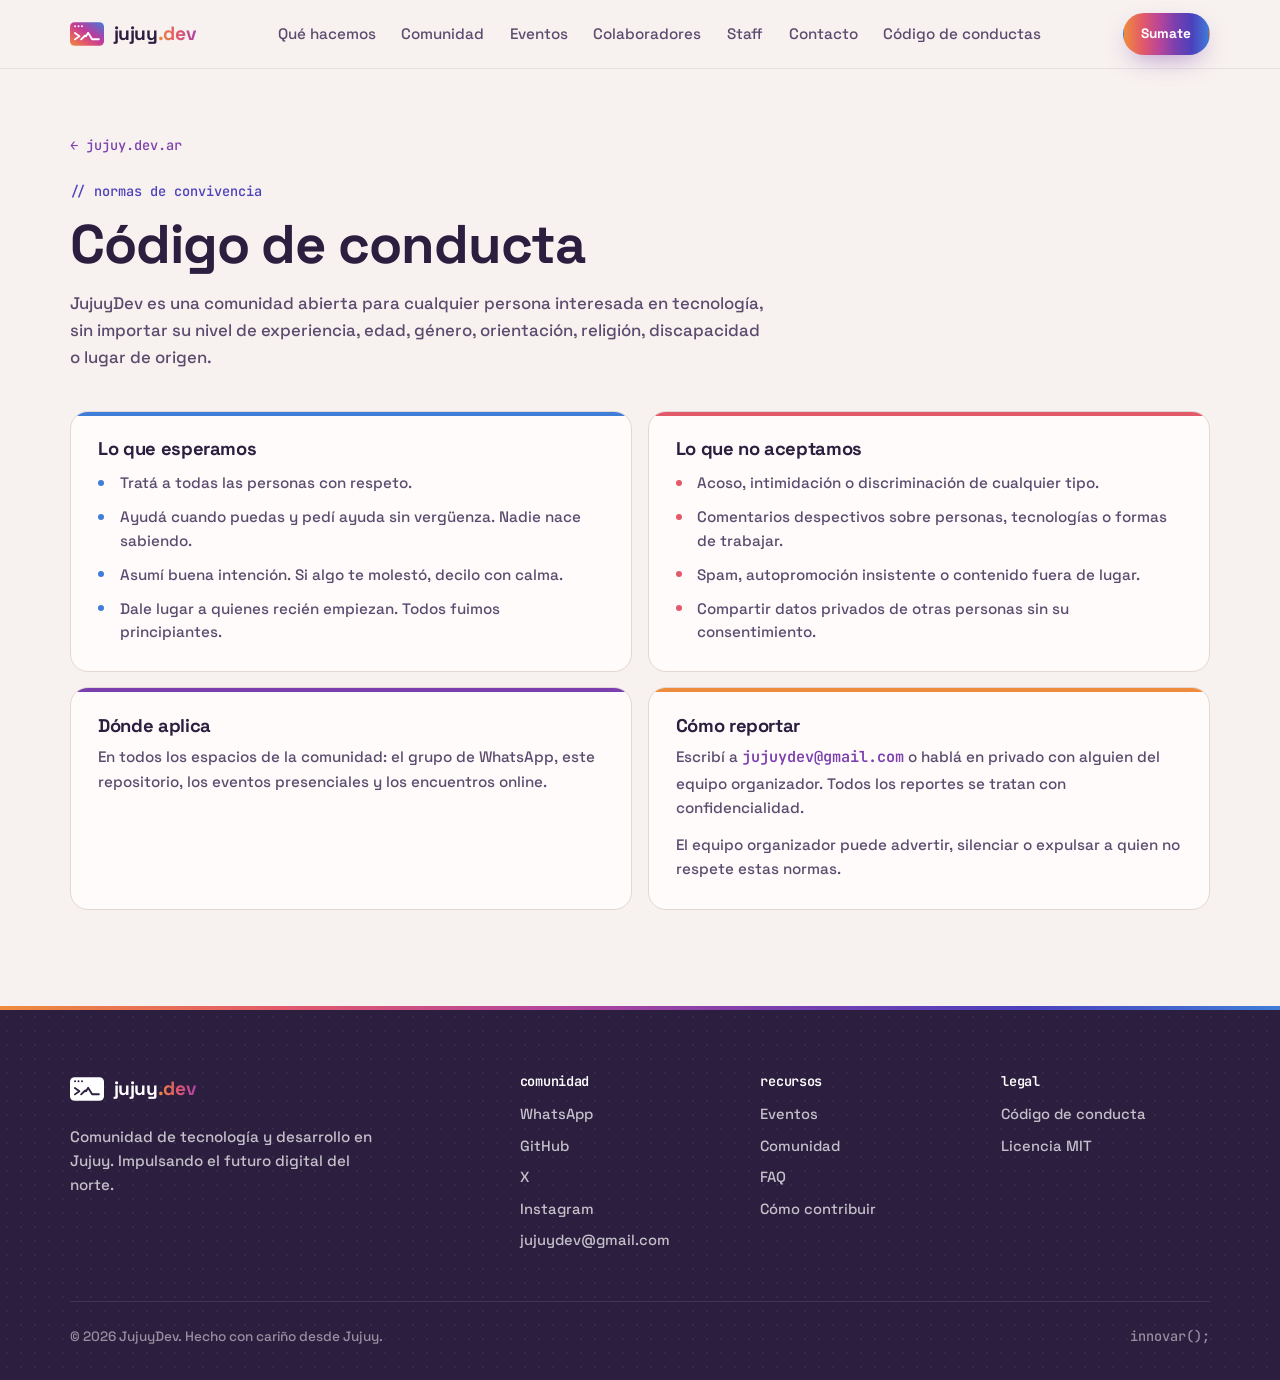
<file: conduct.html>
<!DOCTYPE html>
<html lang="es-AR">
<head>
  <meta charset="UTF-8">
  <meta name="viewport" content="width=device-width, initial-scale=1">
  <title>Código de conducta · JujuyDev</title>
  <meta name="description" content="Normas de convivencia y código de conducta de JujuyDev, la comunidad de programadores y tecnología de Jujuy.">
  <meta name="theme-color" content="#f7f1ef">
  <link rel="canonical" href="https://jujuy.dev.ar/conduct.html">

  <meta property="og:type" content="website">
  <meta property="og:locale" content="es_AR">
  <meta property="og:site_name" content="JujuyDev">
  <meta property="og:title" content="Código de conducta · JujuyDev">
  <meta property="og:description" content="Normas de convivencia y código de conducta de JujuyDev, la comunidad de tecnología en Jujuy.">
  <meta property="og:url" content="https://jujuy.dev.ar/conduct.html">
  <meta property="og:image" content="https://jujuy.dev.ar/assets/og.jpg">
  <meta property="og:image:width" content="1200">
  <meta property="og:image:height" content="630">
  <meta name="twitter:card" content="summary_large_image">
  <meta name="twitter:site" content="@JujuyDevAr">
  <meta name="twitter:title" content="Código de conducta · JujuyDev">
  <meta name="twitter:description" content="Normas de convivencia y código de conducta de JujuyDev, la comunidad de tecnología en Jujuy.">
  <meta name="twitter:image" content="https://jujuy.dev.ar/assets/og.jpg">

  <link rel="icon" href="assets/logo.svg" type="image/svg+xml">
  <link rel="preconnect" href="https://fonts.googleapis.com">
  <link rel="preconnect" href="https://fonts.gstatic.com" crossorigin>
  <link href="https://fonts.googleapis.com/css2?family=Space+Grotesk:wght@500;700&family=JetBrains+Mono:wght@400;600&display=swap" rel="stylesheet">
  <link rel="stylesheet" href="styles.css?v=2026-09-08d">
  <script>document.documentElement.classList.add('js');</script>
</head>
<body>
  <a class="skip-link" href="#main">Saltar al contenido</a>

  <nav class="nav" aria-label="Principal">
    <div class="container nav-inner">
      <a class="logo" href="index.html">
        <img class="logo-mark" src="assets/logo.svg" alt="" width="34" height="24">
        <span>jujuy<span class="grad-text">.dev</span></span>
      </a>
      <button class="nav-toggle" type="button" aria-label="Abrir menú" aria-expanded="false" aria-controls="nav-links">
        <svg width="20" height="20" viewBox="0 0 24 24" fill="none" stroke="currentColor" stroke-width="2" stroke-linecap="round" aria-hidden="true">
          <path d="M4 7h16"/>
          <path d="M4 12h16"/>
          <path d="M4 17h16"/>
        </svg>
      </button>
      <ul class="nav-links" id="nav-links">
        <li><a href="index.html#pilares">Qué hacemos</a></li>
        <li><a href="comunidad/">Comunidad</a></li>
        <li><a href="eventos/">Eventos</a></li>
        <li><a href="index.html#colaboradores">Colaboradores</a></li>
        <li><a href="index.html#staff">Staff</a></li>
        <li><a href="index.html#contacto">Contacto</a></li>
        <li><a href="conduct.html">Código de conductas</a></li>
      </ul>
      <a class="btn btn-primary btn-sm nav-cta" href="https://chat.whatsapp.com/Bj1KKgjcLue2FOVuX8osmq" target="_blank" rel="noopener">Sumate</a>
    </div>
  </nav>

  <main id="main">
    <header class="page-hero container">
      <a class="back-link" href="index.html">← jujuy.dev.ar</a>
      <p class="eyebrow mono">// normas de convivencia</p>
      <h1>Código de conducta</h1>
      <p class="lead">JujuyDev es una comunidad abierta para cualquier persona interesada en tecnología, sin importar su nivel de experiencia, edad, género, orientación, religión, discapacidad o lugar de origen.</p>
    </header>

    <section class="section conduct-section">
      <div class="container">
        <div class="grid grid-2 conduct-grid">
          <article class="card reveal" style="--accent: var(--blue)">
            <h3>Lo que esperamos</h3>
            <ul class="conduct-list">
              <li>Tratá a todas las personas con respeto.</li>
              <li>Ayudá cuando puedas y pedí ayuda sin vergüenza. Nadie nace sabiendo.</li>
              <li>Asumí buena intención. Si algo te molestó, decilo con calma.</li>
              <li>Dale lugar a quienes recién empiezan. Todos fuimos principiantes.</li>
            </ul>
          </article>

          <article class="card reveal" style="--accent: var(--coral)">
            <h3>Lo que no aceptamos</h3>
            <ul class="conduct-list">
              <li>Acoso, intimidación o discriminación de cualquier tipo.</li>
              <li>Comentarios despectivos sobre personas, tecnologías o formas de trabajar.</li>
              <li>Spam, autopromoción insistente o contenido fuera de lugar.</li>
              <li>Compartir datos privados de otras personas sin su consentimiento.</li>
            </ul>
          </article>

          <article class="card reveal" style="--accent: var(--purple)">
            <h3>Dónde aplica</h3>
            <p>En todos los espacios de la comunidad: el grupo de WhatsApp, este repositorio, los eventos presenciales y los encuentros online.</p>
          </article>

          <article class="card reveal" style="--accent: var(--orange)">
            <h3>Cómo reportar</h3>
            <p>Escribí a <a href="mailto:jujuydev@gmail.com" class="contact-mail mono" style="font-size: 0.95rem;">jujuydev@gmail.com</a> o hablá en privado con alguien del equipo organizador. Todos los reportes se tratan con confidencialidad.</p>
            <p style="margin-top: 0.8rem;">El equipo organizador puede advertir, silenciar o expulsar a quien no respete estas normas.</p>
          </article>
        </div>
      </div>
    </section>
  </main>

  <div class="grad-bar" aria-hidden="true"></div>
  <footer class="footer">
    <div class="container">
      <div class="footer-grid">
        <div>
          <a class="logo" href="index.html">
            <img class="logo-mark" src="assets/logo-white.svg" alt="" width="34" height="24">
            <span>jujuy<span class="grad-text">.dev</span></span>
          </a>
          <p class="footer-tag">Comunidad de tecnología y desarrollo en Jujuy. Impulsando el futuro digital del norte.</p>
        </div>
        <div>
          <h4>comunidad</h4>
          <ul>
            <li><a href="https://chat.whatsapp.com/Bj1KKgjcLue2FOVuX8osmq" target="_blank" rel="noopener">WhatsApp</a></li>
            <li><a href="https://github.com/FrancoDuran23/jujuy_dev" target="_blank" rel="noopener">GitHub</a></li>
            <li><a href="https://x.com/JujuyDevAr" target="_blank" rel="noopener">X</a></li>
            <li><a href="https://www.instagram.com/jujuy.dev/" target="_blank" rel="noopener">Instagram</a></li>
            <li><a href="mailto:jujuydev@gmail.com">jujuydev@gmail.com</a></li>
          </ul>
        </div>
        <div>
          <h4>recursos</h4>
          <ul>
            <li><a href="eventos/">Eventos</a></li>
            <li><a href="comunidad/">Comunidad</a></li>
            <li><a href="faq/">FAQ</a></li>
            <li><a href="https://github.com/FrancoDuran23/jujuy_dev/blob/main/CONTRIBUTING.md" target="_blank" rel="noopener">Cómo contribuir</a></li>
          </ul>
        </div>
        <div>
          <h4>legal</h4>
          <ul>
            <li><a href="conduct.html">Código de conducta</a></li>
            <li><a href="https://github.com/FrancoDuran23/jujuy_dev/blob/main/LICENSE" target="_blank" rel="noopener">Licencia MIT</a></li>
          </ul>
        </div>
      </div>
      <div class="footer-bottom">
        <span>© <span id="year">2026</span> JujuyDev. Hecho con cariño desde Jujuy.</span>
        <span class="mono">innovar();</span>
      </div>
    </div>
  </footer>

  <script>
    (function () {
      var nav = document.querySelector('.nav');
      var toggle = document.querySelector('.nav-toggle');

      toggle.addEventListener('click', function () {
        var open = nav.classList.toggle('open');
        toggle.setAttribute('aria-expanded', String(open));
        toggle.setAttribute('aria-label', open ? 'Cerrar menú' : 'Abrir menú');
      });

      nav.querySelectorAll('.nav-links a').forEach(function (link) {
        link.addEventListener('click', function () {
          nav.classList.remove('open');
          toggle.setAttribute('aria-expanded', 'false');
          toggle.setAttribute('aria-label', 'Abrir menú');
        });
      });

      var revealed = document.querySelectorAll('.reveal');
      if ('IntersectionObserver' in window) {
        var io = new IntersectionObserver(function (entries) {
          entries.forEach(function (entry) {
            if (entry.isIntersecting) {
              entry.target.classList.add('in');
              io.unobserve(entry.target);
            }
          });
        }, { threshold: 0.12 });
        revealed.forEach(function (el) { io.observe(el); });
      } else {
        revealed.forEach(function (el) { el.classList.add('in'); });
      }

      document.getElementById('year').textContent = new Date().getFullYear();
    })();
  </script>
</body>
</html>
</file>
<file: styles.css>
/* ==========================================================================
   jujuy.dev
   Palette comes straight from the hero illustration: cream paper background
   and the Hornocal gradient (orange -> coral -> magenta -> purple -> indigo -> blue).
   ========================================================================== */

:root {
  --cream: #f7f1ef;
  --cream-2: #f1e8e5;
  --cream-3: #e3d7d3;
  --paper: #fffbfa;

  --ink: #2b1e3f;
  --ink-2: #5a4c6e;
  --ink-3: #8b7e9d;

  --orange: #ee8b3c;
  --coral: #e2596a;
  /* Flat accent for labels and badges — the one colour that isn't part of the
     Hornocal gradient, so it still pops next to it. */
  --rose: #ef3962;
  --magenta: #b7459a;
  --purple: #7c3fae;
  --indigo: #4c40bc;
  --blue: #3f7dd8;

  --grad: linear-gradient(
    90deg,
    var(--orange) 0%,
    var(--coral) 22%,
    var(--magenta) 42%,
    var(--purple) 60%,
    var(--indigo) 80%,
    var(--blue) 100%
  );

  --font-sans: "Space Grotesk", system-ui, -apple-system, "Segoe UI", Roboto, sans-serif;
  --font-mono: "JetBrains Mono", ui-monospace, SFMono-Regular, Menlo, Consolas, monospace;

  --radius: 18px;
  --container: 1140px;
  --nav-h: 68px;
  --shadow: 0 14px 34px -14px rgba(43, 30, 63, 0.22);
}

/* --------------------------------------------------------------------------
   Base
   -------------------------------------------------------------------------- */

*,
*::before,
*::after {
  box-sizing: border-box;
}

html {
  scroll-behavior: smooth;
  scroll-padding-top: calc(var(--nav-h) + 12px);
}

body {
  margin: 0;
  font-family: var(--font-sans);
  font-weight: 500;
  color: var(--ink);
  background: var(--cream);
  line-height: 1.6;
  -webkit-font-smoothing: antialiased;
}

img,
svg {
  display: block;
  max-width: 100%;
}

a {
  color: inherit;
  text-decoration: none;
}

h1,
h2,
h3,
h4 {
  margin: 0;
  line-height: 1.1;
  letter-spacing: -0.02em;
}

p {
  margin: 0;
}

:focus-visible {
  outline: 2px solid var(--purple);
  outline-offset: 3px;
}

.container {
  width: min(var(--container), 100% - 3rem);
  margin-inline: auto;
}

.mono {
  font-family: var(--font-mono);
}

.grad-text {
  background: var(--grad);
  background-size: 220% 100%;
  -webkit-background-clip: text;
  background-clip: text;
  color: transparent;
  animation: grad-shimmer 9s ease-in-out infinite;
}

@keyframes grad-shimmer {
  0%, 100% { background-position: 0% 50%; }
  50% { background-position: 100% 50%; }
}

.grad-bar {
  height: 4px;
  background: var(--grad);
}

.eyebrow {
  font-family: var(--font-mono);
  font-size: 0.85rem;
  color: var(--purple);
  margin-bottom: 0.75rem;
}

.skip-link {
  position: absolute;
  left: -999px;
  top: 8px;
  z-index: 100;
  padding: 0.5rem 1rem;
  border-radius: 8px;
  background: var(--ink);
  color: #fff;
}

.skip-link:focus {
  left: 8px;
}

/* --------------------------------------------------------------------------
   Navigation
   -------------------------------------------------------------------------- */

.nav {
  position: fixed;
  inset: 0 0 auto 0;
  z-index: 50;
  background: var(--cream);
  border-bottom: 1px solid rgba(43, 30, 63, 0.08);
}

.nav-inner {
  display: flex;
  align-items: center;
  justify-content: space-between;
  gap: 1rem;
  height: var(--nav-h);
}

.logo {
  display: inline-flex;
  align-items: center;
  gap: 0.6rem;
  font-weight: 700;
  font-size: 1.2rem;
  letter-spacing: -0.02em;
}

.logo-mark {
  width: 34px;
  height: 24px;
  flex-shrink: 0;
}

.nav-links {
  display: flex;
  gap: 1.6rem;
  margin: 0;
  padding: 0;
  list-style: none;
}

.nav-links a {
  position: relative;
  font-size: 0.95rem;
  color: var(--ink-2);
  transition: color 0.2s;
}

.nav-links a:hover {
  color: var(--ink);
}

.nav-links a::after {
  content: "";
  position: absolute;
  left: 0;
  bottom: -5px;
  width: 0;
  height: 2px;
  background: var(--grad);
  transition: width 0.25s ease;
}

.nav-links a:hover::after,
.nav-links a[aria-current="page"]::after {
  width: 100%;
}

.nav-links a[aria-current="page"] {
  color: var(--ink);
}

.nav-toggle {
  display: none;
  width: 42px;
  height: 42px;
  border: 1px solid var(--cream-3);
  border-radius: 10px;
  background: var(--paper);
  color: var(--ink);
  cursor: pointer;
}

.nav-toggle path {
  transform-box: fill-box;
  transform-origin: center;
  transition: transform 0.25s ease, opacity 0.2s ease;
}

.nav.open .nav-toggle path:first-child {
  transform: translateY(5px) rotate(45deg);
}

.nav.open .nav-toggle path:nth-child(2) {
  opacity: 0;
  transform: scaleX(0);
}

.nav.open .nav-toggle path:last-child {
  transform: translateY(-5px) rotate(-45deg);
}

/* --------------------------------------------------------------------------
   Buttons
   -------------------------------------------------------------------------- */

.btn {
  display: inline-flex;
  align-items: center;
  justify-content: center;
  gap: 0.5rem;
  padding: 0.85rem 1.6rem;
  border-radius: 999px;
  border: 1.5px solid transparent;
  font: inherit;
  font-weight: 700;
  font-size: 0.95rem;
  cursor: pointer;
  transition: transform 0.2s ease, box-shadow 0.2s ease, background-color 0.2s ease;
}

.btn:hover {
  transform: translateY(-2px);
}

.btn-primary {
  background: var(--grad);
  color: #fff;
  box-shadow: 0 10px 26px -10px rgba(124, 63, 174, 0.65);
}

.btn-primary:hover {
  box-shadow: 0 14px 30px -10px rgba(124, 63, 174, 0.75);
}

.btn-ghost {
  border-color: var(--ink);
  color: var(--ink);
  background: rgba(255, 251, 250, 0.7);
}

.btn-ghost:hover {
  background: var(--paper);
}

.btn-sm {
  padding: 0.55rem 1.1rem;
  font-size: 0.85rem;
}

/* --------------------------------------------------------------------------
   Hero
   -------------------------------------------------------------------------- */

/* A short scroll track pins the scene while its three terrain planes move. */
.hero {
  --hero-height: max(760px, 100svh);
  position: relative;
  height: var(--hero-height);
  background: var(--cream);
}

.hero.is-parallax {
  height: calc(var(--hero-height) * 1.7);
  view-timeline: --hero-scroll block;
  view-timeline-inset: 0;
}

.hero-stage {
  position: relative;
  height: var(--hero-height);
  isolation: isolate;
  overflow: hidden;
}

.hero.is-parallax .hero-stage {
  position: sticky;
  top: 0;
}

.hero-sky {
  position: absolute;
  inset: 0;
  background: radial-gradient(ellipse at 50% 35%, #fffaf1, var(--cream) 70%);
}

/* Each plane is a flattened transparent WebP, so scrolling never evaluates the
   detailed source silhouettes or a live image filter. */
.hero-terrain {
  --terrain-width: max(100%, 880px, calc(var(--hero-height) * 1.1));
  position: absolute;
  left: 50%;
  width: var(--terrain-width);
  margin-left: calc(var(--terrain-width) * -0.5);
  contain: layout paint;
  pointer-events: none;
}

/* The planes fade in from their own painted state, never from opacity 0: the
   hero has to be complete in the first frame, with or without JavaScript. */
@media (prefers-reduced-motion: no-preference) {
  .js .hero-terrain picture {
    animation: hero-plane-in 1.3s ease both;
  }

  .js .hero-terrain-middle picture {
    animation-delay: 0.2s;
  }

  .js .hero-terrain-front picture {
    animation-delay: 0.45s;
  }
}

@keyframes hero-plane-in {
  from { opacity: 0.35; }
  to { opacity: 1; }
}

.hero-terrain picture,
.hero-terrain img {
  display: block;
  width: 100%;
  height: auto;
}

.hero-terrain-back {
  --terrain-width: max(108%, 1040px, calc(var(--hero-height) * 1.55));
  --depth: 0.48;
  --drift-x: -8px;
  --start-y: 0.025;
  --start-scale: 1.07;
  --end-scale: 0.92;
  transform-origin: 50% 15%;
  top: 37%;
  z-index: 1;
}

.hero.is-parallax .hero-terrain-back {
  --depth: 0.08;
}

.hero-terrain-back img {
  opacity: 0.74;
}

.hero.is-parallax .hero-terrain-back img {
  opacity: 0.9;
}

.hero-terrain-middle {
  --terrain-width: max(116%, 1180px, calc(var(--hero-height) * 1.5));
  --depth: 0.14;
  --drift-x: 18px;
  --entry-y: 0.32;
  top: 14%;
  z-index: 4;
}

.hero.is-parallax .hero-terrain-middle {
  --depth: -0.1;
}

.hero-terrain-front {
  --terrain-width: max(112%, 1120px, calc(var(--hero-height) * 1.42));
  --depth: 0.04;
  --drift-x: 0px;
  --entry-y: 0.42;
  top: 32%;
  z-index: 5;
}

.hero.is-parallax .hero-terrain-front {
  --depth: -0.035;
}

.hero-content {
  position: relative;
  z-index: 7;
  padding-top: max(calc(var(--nav-h) + 2rem), 10svh);
  text-align: center;
}

.hero-content::before {
  content: "";
  position: absolute;
  inset: -2rem -50vw -5rem;
  z-index: -1;
  pointer-events: none;
  background: linear-gradient(
    to bottom,
    var(--cream) 0%,
    var(--cream) 62%,
    rgba(247, 241, 239, 0.88) 78%,
    rgba(247, 241, 239, 0) 100%
  );
}

.hero-copy {
  width: min(720px, 100%);
  margin-inline: auto;
}

.hero .eyebrow {
  display: flex;
  align-items: center;
  justify-content: center;
  gap: 0.65rem;
  color: #59316f;
  font-size: clamp(0.72rem, 1vw, 0.8rem);
  letter-spacing: 0.08em;
  margin-bottom: 1.5rem;
}

.hero .eyebrow svg {
  width: 20px;
  height: 20px;
  flex-shrink: 0;
}

.hero h1 {
  max-width: 1000px;
  margin: 0 auto 1.5rem;
  font-size: clamp(3.2rem, 5.6vw, 5.5rem);
  font-weight: 700;
  letter-spacing: -0.045em;
  line-height: 1.06;
}

.hero h1 span {
  display: inline;
  color: #65318b;
}

.hero .lead {
  max-width: 48ch;
  margin-inline: auto;
  font-size: clamp(1rem, 1.3vw, 1.15rem);
  line-height: 1.65;
  color: #42324f;
  text-wrap: pretty;
}

.hero .actions {
  display: flex;
  justify-content: center;
  flex-wrap: wrap;
  gap: 0.8rem;
  margin-top: 1.15rem;
}

.hero .btn-ghost {
  background: var(--paper);
  border-color: #685875;
  color: var(--ink);
}

.hero .btn-ghost:hover {
  background: var(--cream-2);
}

.hero .actions a:focus-visible,
.hero-scroll:focus-visible {
  outline: 3px solid var(--ink);
  outline-offset: 5px;
}

.hero-haze {
  position: absolute;
  z-index: 6;
  inset: auto 0 0;
  height: 10%;
  background: linear-gradient(transparent, rgba(241, 232, 229, 0.92) 70%, var(--cream-2));
  pointer-events: none;
}

.hero.is-parallax .hero-haze {
  height: 15%;
}

.hero-scroll {
  position: absolute;
  z-index: 7;
  bottom: 1rem;
  left: 50%;
  transform: translateX(-50%);
  display: flex;
  flex-direction: column;
  align-items: center;
  gap: 0.45rem;
  padding: 0.35rem 0.75rem;
  color: var(--ink);
  font: 700 0.7rem var(--font-mono);
  letter-spacing: 0.11em;
  text-transform: uppercase;
  text-shadow: 0 1px 8px var(--cream), 0 1px 8px var(--cream);
  white-space: nowrap;
}

.hero-scroll svg {
  box-sizing: border-box;
  width: 38px;
  height: 38px;
  padding: 9px;
  border: 1px solid rgba(78, 40, 109, 0.38);
  border-radius: 50%;
  background: rgba(247, 241, 239, 0.72);
  box-shadow: 0 8px 22px -14px rgba(43, 30, 63, 0.8);
  transition: transform 0.2s ease, background-color 0.2s ease, border-color 0.2s ease;
}

.hero-scroll:hover svg {
  transform: translateY(3px);
  border-color: #4e286d;
  background: var(--paper);
}

@media (prefers-reduced-motion: no-preference) {
  .hero-scroll svg {
    animation: hero-scroll-cue 2.8s ease-in-out infinite;
  }

  .hero-scroll:hover svg,
  .hero-scroll:focus-visible svg {
    animation: none;
  }
}

@keyframes hero-scroll-cue {
  0%, 100% { transform: translateY(0); }
  50% { transform: translateY(4px); }
}

/* A linear response keeps terrain attached to the user's actual scroll speed. */
.hero.is-native .hero-terrain {
  animation: hero-depth linear both;
  animation-timeline: --hero-scroll;
  /* 0.7 / 1.7: finish the motion when the sticky stage is released. */
  animation-range: exit-crossing 0% exit-crossing 41.176%;
}

@keyframes hero-depth {
  from { transform: translate3d(0, 0, 0); }
  to { transform: translate3d(var(--drift-x), calc(var(--hero-height) * var(--depth)), 0); }
}

/* Start close to the Hornocal, then let the two lateral frames rise into view. */
.hero.is-native .hero-terrain-back {
  animation-name: hero-recede;
}

.hero.is-native .hero-terrain-middle,
.hero.is-native .hero-terrain-front {
  animation-name: hero-frame-enter;
}

@keyframes hero-recede {
  from { transform: translate3d(0, calc(var(--hero-height) * var(--start-y)), 0) scale(var(--start-scale)); }
  to { transform: translate3d(var(--drift-x), calc(var(--hero-height) * var(--depth)), 0) scale(var(--end-scale)); }
}

@keyframes hero-frame-enter {
  from { transform: translate3d(0, calc(var(--hero-height) * var(--entry-y)), 0); }
  to { transform: translate3d(var(--drift-x), calc(var(--hero-height) * var(--depth)), 0); }
}

.hero.is-parallax.is-visible .hero-terrain {
  will-change: transform;
}

/* --------------------------------------------------------------------------
   Next event strip
   A single-purpose band under the hero. Dated things belong where people look
   first, not two screens down in the events section.
   -------------------------------------------------------------------------- */

.next-up {
  background: var(--ink);
  color: #fff;
}

.next-up-inner {
  display: flex;
  align-items: center;
  gap: 1.1rem;
  padding: 0.85rem 0;
}

.nu-date {
  flex: 0 0 auto;
  display: grid;
  justify-items: center;
  padding: 6px 11px 7px;
  border-radius: 11px;
  background: var(--grad);
  font-family: var(--font-mono);
  font-size: 0.6rem;
  line-height: 1;
  letter-spacing: 0.06em;
  color: rgba(255, 255, 255, 0.85);
}

.nu-date b {
  font-size: 1.25rem;
  color: #fff;
}

.nu-text {
  display: flex;
  align-items: baseline;
  flex-wrap: wrap;
  gap: 0.2rem 0.7rem;
  min-width: 0;
}

.nu-label {
  font-family: var(--font-mono);
  font-size: 0.64rem;
  letter-spacing: 0.08em;
  text-transform: uppercase;
  color: var(--rose);
}

.nu-name {
  font-weight: 700;
  font-size: 1.02rem;
}

.nu-meta {
  font-family: var(--font-mono);
  font-size: 0.74rem;
  color: rgba(255, 255, 255, 0.6);
}

.nu-go {
  flex: 0 0 auto;
  margin-left: auto;
  font-weight: 700;
  font-size: 0.85rem;
  color: #fff;
  transition: transform 0.2s ease;
}

.next-up-inner:hover .nu-go {
  transform: translateX(3px);
}

/* --------------------------------------------------------------------------
   Stats strip
   -------------------------------------------------------------------------- */

.stats {
  background-color: var(--cream-2);
  padding: clamp(2.5rem, 5vw, 4.5rem) 0 4rem;
}

.community-intro {
  max-width: 720px;
  text-align: center;
}

.community-intro .eyebrow {
  color: #59316f;
}

.community-intro h2 {
  max-width: 21ch;
  margin: 0 auto 1.2rem;
  font-size: clamp(2rem, 3.7vw, 3rem);
  line-height: 1.15;
  letter-spacing: -0.035em;
  text-wrap: balance;
}

.community-intro > p:last-child {
  max-width: 57ch;
  margin-inline: auto;
  font-size: 1.05rem;
  color: #42324f;
  text-wrap: pretty;
}

/* Context follows the introduction and figures, keeping the entry concise. */
.stats .facts {
  max-width: 710px;
  margin: 0 auto;
  padding-top: 1.5rem;
  border-top: 1px solid #d6c8cf;
  text-align: center;
  font-size: 0.9rem;
  color: var(--ink-2);
}

.stats .facts a {
  color: #4e286d;
  text-decoration: underline;
  text-underline-offset: 3px;
}

.stats-inner {
  display: grid;
  /* auto-fit, not a fixed count: the strip grows as the community does without
     anyone having to remember to change the column number too. */
  grid-template-columns: repeat(auto-fit, minmax(190px, 1fr));
  gap: 1rem;
  max-width: 960px;
  padding: 3rem 0;
  text-align: center;
}

.stat-n {
  font-family: var(--font-mono);
  font-weight: 600;
  font-size: clamp(1.9rem, 3.6vw, 2.7rem);
  line-height: 1;
  color: #65318b;
}

.stat-l {
  margin-top: 0.4rem;
  font-size: 0.95rem;
  color: var(--ink-2);
}

/* --------------------------------------------------------------------------
   Sections
   -------------------------------------------------------------------------- */

.section {
  position: relative;
  /* Keep the decorative chakana off-canvas without widening mobile layouts. */
  overflow-x: hidden;
  overflow-x: clip;
  padding: 6rem 0;
}

.section.alt {
  background-color: var(--cream-2);
}

/* Subtle halftone, a nod to the engraving texture of the illustration. */
.dots {
  background-image: radial-gradient(rgba(43, 30, 63, 0.1) 1px, transparent 1.4px);
  background-size: 14px 14px;
}

.section-head {
  max-width: 640px;
  margin-bottom: 3rem;
}

.section-head h2 {
  font-size: clamp(1.9rem, 3.8vw, 2.9rem);
  font-weight: 700;
}

.section-head p:not(.eyebrow) {
  margin-top: 0.9rem;
  font-size: 1.05rem;
  color: var(--ink-2);
}

.section-foot {
  margin-top: 2.5rem;
  font-weight: 700;
  color: var(--purple);
}

.section-chakana {
  position: absolute;
  right: -70px;
  top: 30px;
  width: 340px;
  height: 340px;
  color: var(--purple);
  opacity: 0.06;
  pointer-events: none;
}

/* --------------------------------------------------------------------------
   Grid + cards
   -------------------------------------------------------------------------- */

.grid {
  display: grid;
  gap: 1.25rem;
}

.grid-4 {
  grid-template-columns: repeat(4, 1fr);
}

.grid-3 {
  grid-template-columns: repeat(3, 1fr);
}

.grid-2 {
  grid-template-columns: repeat(2, 1fr);
}

.card {
  position: relative;
  overflow: hidden;
  display: block;
  padding: 1.7rem;
  border: 1px solid var(--cream-3);
  border-radius: var(--radius);
  background: var(--paper);
  transition: transform 0.25s ease, box-shadow 0.25s ease, border-color 0.25s ease;
}

.card::before {
  content: "";
  position: absolute;
  top: 0;
  left: 0;
  right: 0;
  height: 4px;
  background: var(--accent, var(--grad));
}

.card:hover {
  transform: translateY(-4px);
  box-shadow: var(--shadow);
  border-color: transparent;
}

.card h3 {
  font-size: 1.15rem;
  font-weight: 700;
  margin-bottom: 0.6rem;
}

.card p {
  font-size: 0.95rem;
  color: var(--ink-2);
}

/* Ghost card: an open slot inviting people to fill it. */
.card.ghost {
  display: flex;
  flex-direction: column;
  justify-content: center;
  align-items: flex-start;
  gap: 0.8rem;
  border: 1.5px dashed var(--cream-3);
  background: rgba(255, 251, 250, 0.55);
}

.card.ghost::before {
  display: none;
}

.card.ghost:hover {
  border-color: var(--purple);
  box-shadow: none;
}

.card.ghost .btn {
  margin-top: 0.4rem;
}

/* Pillars */
.pillar .tile {
  display: grid;
  place-items: center;
  width: 48px;
  height: 48px;
  margin-bottom: 1.2rem;
  border-radius: 14px;
  color: var(--accent);
  background: color-mix(in srgb, var(--accent) 12%, transparent);
  transition: transform 0.25s ease, background-color 0.25s ease, color 0.25s ease;
}

.pillar .tile svg {
  width: 24px;
  height: 24px;
}

.card.pillar:hover .tile {
  transform: rotate(-6deg) scale(1.06);
  background: var(--accent);
  color: #fff;
}

.pillar h3 {
  font-family: var(--font-mono);
  font-weight: 600;
  color: var(--accent);
}

/* Platforms */
.platform {
  display: flex;
  flex-direction: column;
  gap: 0.8rem;
}

.platform .icon {
  display: grid;
  place-items: center;
  width: 46px;
  height: 46px;
  border-radius: 13px;
  background: var(--accent);
  color: #fff;
}

.platform .icon svg {
  width: 22px;
  height: 22px;
  fill: currentColor;
}

.platform h3 {
  margin-bottom: 0;
}

.platform .link {
  margin-top: auto;
  padding-top: 0.4rem;
  font-size: 0.9rem;
  font-weight: 700;
  color: var(--accent);
}

/* Platform not open yet: same card, muted, no link. */
.platform.soon {
  opacity: 0.62;
}

.platform.soon:hover {
  transform: none;
  box-shadow: none;
  border-color: var(--cream-3);
}

.platform.soon .link {
  align-self: flex-start;
  padding: 0.3rem 0.75rem;
  border-radius: 999px;
  font-family: var(--font-mono);
  font-size: 0.76rem;
  font-weight: 400;
  color: var(--ink-2);
  background: rgba(43, 30, 63, 0.07);
}

/* --------------------------------------------------------------------------
   Dark section: the events block, night side of the same palette
   -------------------------------------------------------------------------- */

.section-dark {
  background: var(--ink);
  color: rgba(255, 255, 255, 0.74);
  background-image: radial-gradient(rgba(255, 255, 255, 0.05) 1px, transparent 1.4px);
  background-size: 14px 14px;
}

.section-dark h2 {
  color: #fff;
}

.eyebrow.accent {
  color: var(--rose);
}

.section-dark .btn-ghost {
  border-color: rgba(255, 255, 255, 0.35);
  color: #fff;
  background: transparent;
}

.section-dark .btn-ghost:hover {
  border-color: #fff;
  background: rgba(255, 255, 255, 0.08);
}

.events-layout {
  display: grid;
  grid-template-columns: minmax(0, 1fr) minmax(0, 1.15fr) auto;
  grid-template-areas:
    "calendar calendar calendar"
    "intro cards sign";
  gap: 2.5rem;
  align-items: start;
}

.events-calendar {
  grid-area: calendar;
  display: grid;
  gap: 0;
  min-width: 0;
}

.events-intro {
  grid-area: intro;
}

.events-cards {
  grid-area: cards;
  display: grid;
  gap: 1rem;
  min-width: 0;
}

.events-sign {
  grid-area: sign;
  align-self: center;
  justify-self: start;
  text-align: left;
}

.events-calendar h2 {
  font-size: clamp(1.9rem, 3.8vw, 2.9rem);
  font-weight: 700;
  margin: 0 0 0.85rem;
  max-width: 18em;
  line-height: 1.08;
  text-wrap: balance;
}

.events-calendar h2 .grad-text {
  white-space: nowrap;
}

.section-dark .events-calendar h2 {
  color: #fff;
}

.events-calendar-lead {
  max-width: 40rem;
  margin-bottom: 1.5rem;
}

.upcoming-block {
  min-width: 0;
}

.upcoming-list {
  display: grid;
  gap: 0.9rem;
  min-width: 0;
}

.upcoming-list:empty {
  display: none;
}

.upcoming-empty {
  margin: 0 0 1rem;
  max-width: 36rem;
  color: var(--ink-2);
}

.section-dark .upcoming-empty {
  color: rgba(255, 255, 255, 0.74);
}

.upcoming-block .btn {
  margin-top: 1.15rem;
}

@media (min-width: 900px) {
  .upcoming-list {
    grid-template-columns: 1fr 1fr;
  }
}

.upcoming-card {
  position: relative;
  display: flex;
  gap: 1rem;
  min-width: 0;
  padding: 0.95rem;
  overflow: hidden;
  border: 1px solid var(--cream-3);
  border-radius: 16px;
  background: var(--paper);
  color: var(--ink);
  box-shadow: var(--shadow);
  transition: transform 0.2s ease, border-color 0.2s ease, background-color 0.2s ease;
}

.upcoming-card::before {
  content: "";
  position: absolute;
  top: 0;
  left: 0;
  right: 0;
  height: 4px;
  background: var(--grad);
}

.upcoming-card:hover {
  transform: translateY(-3px);
  border-color: transparent;
}

.section-dark .upcoming-card {
  border-color: rgba(255, 255, 255, 0.12);
  background: rgba(255, 255, 255, 0.05);
  box-shadow: none;
  color: #fff;
}

.section-dark .upcoming-card:hover {
  background: rgba(255, 255, 255, 0.09);
  border-color: rgba(255, 255, 255, 0.22);
}

.upcoming-card .shot {
  position: relative;
  flex: 0 0 148px;
  align-self: stretch;
  min-height: 118px;
  border-radius: 12px;
  overflow: hidden;
  background: var(--grad);
}

.upcoming-card .shot img {
  width: 100%;
  height: 100%;
  object-fit: cover;
}

.upcoming-card .date {
  position: absolute;
  top: 8px;
  left: 8px;
  display: grid;
  justify-items: center;
  padding: 4px 8px 5px;
  border-radius: 9px;
  background: var(--ink);
  font-family: var(--font-mono);
  font-size: 0.58rem;
  line-height: 1;
  letter-spacing: 0.06em;
  color: rgba(255, 255, 255, 0.7);
}

.upcoming-card .date b {
  font-size: 0.92rem;
  color: #fff;
}

.upcoming-card .shot:not(:has(img)) .date {
  position: static;
  margin: auto;
  background: rgba(43, 30, 63, 0.82);
  padding: 8px 12px 9px;
  font-size: 0.66rem;
}

.upcoming-card .shot:not(:has(img)) {
  display: grid;
  place-items: center;
}

.upcoming-card .shot:not(:has(img)) .date b {
  font-size: 1.5rem;
}

.upcoming-card .body {
  display: flex;
  flex-direction: column;
  gap: 0.35rem;
  min-width: 0;
  padding: 0.35rem 0.15rem 0.15rem;
}

.upcoming-card .when {
  font-family: var(--font-mono);
  font-size: 0.78rem;
  letter-spacing: 0.01em;
  color: var(--indigo);
}

.section-dark .upcoming-card .when {
  color: var(--rose);
}

.upcoming-card .title {
  font-weight: 700;
  font-size: 1.12rem;
  line-height: 1.25;
  text-wrap: balance;
  color: var(--ink);
}

.section-dark .upcoming-card .title {
  color: #fff;
}

.upcoming-card .place {
  margin-top: auto;
  font-family: var(--font-mono);
  font-size: 0.78rem;
  color: var(--ink-3);
}

.section-dark .upcoming-card .place {
  color: rgba(255, 255, 255, 0.66);
}

.upcoming-card .badge {
  align-self: flex-start;
  margin-top: 0.2rem;
  padding: 2px 8px 3px;
  border-radius: 999px;
  background: var(--rose);
  font-family: var(--font-mono);
  font-size: 0.62rem;
  letter-spacing: 0.02em;
  color: #fff;
}

.section-head + .upcoming-block {
  margin-top: -1.35rem;
}

.upcoming-block + .grid {
  margin-top: 1.75rem;
}

.events-intro h2 {
  font-size: clamp(1.7rem, 3vw, 2.4rem);
  font-weight: 700;
  margin-bottom: 0.9rem;
}

.events-intro p:not(.eyebrow) {
  margin-bottom: 1.6rem;
  font-size: 0.98rem;
}

.event-card {
  display: flex;
  gap: 1rem;
  padding: 0.9rem;
  border-radius: 16px;
  background: rgba(255, 255, 255, 0.05);
  border: 1px solid rgba(255, 255, 255, 0.1);
  transition: transform 0.2s ease, background-color 0.2s ease, border-color 0.2s ease;
}

.event-card:hover {
  transform: translateY(-3px);
  background: rgba(255, 255, 255, 0.09);
  border-color: rgba(255, 255, 255, 0.22);
}

.event-card .shot {
  position: relative;
  flex: 0 0 132px;
  align-self: stretch;
  border-radius: 11px;
  overflow: hidden;
}

.event-card .shot img {
  width: 100%;
  height: 100%;
  object-fit: cover;
}

/* Date chip, the way a calendar tear-off reads: day over month. */
.event-card .date {
  position: absolute;
  top: 8px;
  left: 8px;
  display: grid;
  justify-items: center;
  padding: 4px 8px 5px;
  border-radius: 9px;
  background: var(--ink);
  font-family: var(--font-mono);
  font-size: 0.58rem;
  line-height: 1;
  letter-spacing: 0.06em;
  color: rgba(255, 255, 255, 0.7);
}

.event-card .date b {
  font-size: 0.92rem;
  color: #fff;
}

.event-card .body {
  display: flex;
  flex-direction: column;
  gap: 0.35rem;
  min-width: 0;
  padding: 0.2rem 0;
}

.event-card .title {
  font-weight: 700;
  font-size: 0.98rem;
  line-height: 1.25;
  color: #fff;
}

.event-card .desc {
  font-size: 0.87rem;
  color: rgba(255, 255, 255, 0.66);
}

.event-card .place {
  margin-top: auto;
  font-family: var(--font-mono);
  font-size: 0.72rem;
  color: var(--rose);
}

/* Upcoming event with no artwork yet: the tear-off date sits on the brand
   gradient rather than a still from an event that has not happened. As soon as
   the card has a real flyer, these fall away and the image takes over. */
.event-card.next .shot:not(:has(img)) {
  display: grid;
  place-items: center;
  background: var(--grad);
}

.event-card.next .shot:not(:has(img)) .date {
  position: static;
  background: rgba(43, 30, 63, 0.82);
  padding: 8px 12px 9px;
  font-size: 0.66rem;
}

.event-card.next .shot:not(:has(img)) .date b {
  font-size: 1.5rem;
}

.event-card .shot picture {
  display: contents;
}

.event-card .badge {
  align-self: flex-start;
  padding: 2px 8px 3px;
  border-radius: 999px;
  background: var(--rose);
  font-family: var(--font-mono);
  font-size: 0.62rem;
  letter-spacing: 0.06em;
  text-transform: uppercase;
  color: #fff;
}

.event-card.ghost {
  border-style: dashed;
  background: transparent;
}

.sign-text {
  font-weight: 700;
  font-size: clamp(1.2rem, 2vw, 1.7rem);
  line-height: 1.08;
  letter-spacing: -0.02em;
  color: #fff;
}

.sign-range {
  width: 190px;
  height: 48px;
  margin-top: 1rem;
}

@media (max-width: 1080px) {
  .events-layout {
    grid-template-columns: minmax(0, 1fr);
    grid-template-areas:
      "calendar"
      "intro"
      "cards";
    gap: 2rem;
  }

  .events-sign {
    display: none;
  }
}

@media (max-width: 560px) {
  .event-card {
    flex-direction: column;
  }

  .event-card .shot {
    flex: none;
    height: 150px;
  }

  .upcoming-card {
    flex-direction: column;
  }

  .upcoming-card .shot {
    flex: none;
    width: 100%;
    height: 11rem;
  }

  .upcoming-card .title {
    font-size: 1.05rem;
  }
}

/* Events */
.event {
  display: flex;
  flex-direction: column;
  gap: 0.9rem;
}

.event .when {
  align-self: flex-start;
  padding: 0.3rem 0.75rem;
  border-radius: 999px;
  font-family: var(--font-mono);
  font-size: 0.76rem;
  color: var(--indigo);
  background: rgba(76, 64, 188, 0.1);
}

.event h3 {
  margin-bottom: 0;
}

.event .meta {
  font-family: var(--font-mono);
  font-size: 0.82rem;
  color: var(--ink-3);
}

.event .btn {
  align-self: flex-start;
  margin-top: auto;
}

/* Collaborators */
/* Two identical sets. The track has no gap of its own: each set carries the
   same trailing space as the gap between slots, so translating -50% lands
   exactly on the next copy and the loop has no visible seam. */
.logos-marquee {
  overflow: hidden;
  width: 100%;
  max-width: 100%;
  min-width: 0;
  margin-inline: 0;
  padding-block: 8px;
  border-radius: var(--radius);
  -webkit-mask-image: linear-gradient(
    90deg,
    transparent 0%,
    #000 4%,
    #000 96%,
    transparent 100%
  );
  mask-image: linear-gradient(
    90deg,
    transparent 0%,
    #000 4%,
    #000 96%,
    transparent 100%
  );
}

.logos-track {
  display: flex;
  width: 100%;
  min-width: 0;
}

.logos-track:has(.logos-set:nth-child(2)) {
  flex-wrap: nowrap;
  width: max-content;
  gap: 0;
  animation: logos-marquee 48s linear infinite;
}

.logos-marquee:hover .logos-track,
.logos-marquee:focus-within .logos-track {
  animation-play-state: paused;
}

.logos-set {
  display: flex;
  flex-shrink: 0;
  flex-wrap: wrap;
  justify-content: center;
  gap: 1rem;
  width: 100%;
}

.logos-track:has(.logos-set:nth-child(2)) .logos-set {
  flex-wrap: nowrap;
  justify-content: flex-start;
  width: max-content;
  padding-right: 1rem;
}

.logos-set .logo-slot {
  flex: 0 0 190px;
  width: 190px;
}

@keyframes logos-marquee {
  from {
    transform: translate3d(-50%, 0, 0);
  }
  to {
    transform: translate3d(0, 0, 0);
  }
}

.logo-slot {
  display: grid;
  place-items: center;
  aspect-ratio: 3 / 2;
  border: 1.5px dashed var(--cream-3);
  border-radius: 14px;
  background: rgba(255, 251, 250, 0.6);
  font-family: var(--font-mono);
  font-size: 0.78rem;
  color: var(--ink-3);
}

.logo-slot img {
  max-height: 60%;
  width: auto;
  object-fit: contain;
}

.logo-slot.filled {
  border-style: solid;
  background: var(--paper);
}

/* Isotype + wordmark for collaborators that only have an icon. */
.logo-slot .brand {
  display: inline-flex;
  flex-direction: column;
  align-items: center;
  gap: 0.4rem;
  font-family: var(--font-sans);
  font-weight: 700;
  font-size: 0.95rem;
  line-height: 1.1;
  letter-spacing: -0.01em;
  text-align: center;
  color: var(--brand-color, #6b2a9e);
}

a.logo-slot {
  transition: transform 0.2s ease, box-shadow 0.2s ease;
}

a.logo-slot:hover {
  transform: translateY(-3px);
  box-shadow: var(--shadow);
}

.logo-slot .brand img {
  height: 40px;
  width: 40px;
}

/* Full lockups (wordmark or isologo) sit in the same row as the icon slots. */
.logos-set .logo-slot.lockup {
  flex-basis: 220px;
  width: 220px;
}

.logo-slot.lockup .brand {
  width: 100%;
  height: 100%;
  justify-content: center;
  padding: 0.75rem 0.85rem;
}

.logo-slot.lockup .brand img {
  width: auto;
  height: auto;
  max-width: 100%;
  max-height: 64px;
  object-fit: contain;
}

/* Heavy, solid wordmarks (Celo, Ripio) read bigger than the rest: shrink them a bit. */
.logo-slot.lockup.compact .brand img {
  max-width: 150px;
  max-height: 44px;
}

.sr-only {
  position: absolute;
  width: 1px;
  height: 1px;
  padding: 0;
  margin: -1px;
  overflow: hidden;
  clip: rect(0, 0, 0, 0);
  white-space: nowrap;
  border: 0;
}

.collab-cta {
  display: flex;
  flex-wrap: wrap;
  align-items: center;
  justify-content: space-between;
  gap: 1.5rem;
  margin-top: 2.5rem;
  padding: 1.8rem 2rem;
  border: 1px solid var(--cream-3);
  border-radius: var(--radius);
  background: var(--paper);
}

.collab-cta h3 {
  font-size: 1.3rem;
  margin-bottom: 0.3rem;
}

.collab-cta p {
  color: var(--ink-2);
}

/* Staff */
.person {
  text-align: center;
}

.avatar {
  display: grid;
  place-items: center;
  width: 72px;
  height: 72px;
  margin: 0 auto 1rem;
  border-radius: 50%;
  background: var(--grad);
  color: #fff;
  font-weight: 700;
  font-size: 1.3rem;
}

img.avatar {
  display: block;
  object-fit: cover;
  padding: 3px;
}

/* Contributors */
.people-head {
  max-width: 640px;
  margin-top: 3.5rem;
  padding-top: 2.5rem;
  border-top: 1px solid var(--cream-3);
}

.people-head h3 {
  font-size: 1.3rem;
  margin-bottom: 0.4rem;
}

.people-head p {
  color: var(--ink-2);
}

.people-head a {
  font-weight: 700;
  color: var(--purple);
}

/* Highlighter-marker swipe behind a keyword, e.g. inside an <h2>/<h3>. Painted
   as the span's own background (not a z-index trick) so it can't end up
   hidden behind an ancestor's stacking context. */
.hl {
  display: inline-block;
  padding: 0.05em 0.2em;
  margin: 0 -0.1em;
  background: linear-gradient(100deg, #f7cba7 0%, #f2b4bc 60%, #dfabd2 100%);
  border-radius: 3px;
  transform: rotate(-1deg);
}

/* Member wall: a fanned hand of cards, like a deck being spread. Only real,
   confirmed members get a filled card; the rest stay dashed and empty. */
.member-wall {
  position: relative;
  height: 300px;
  margin-top: 3rem;
}

.member-card {
  position: absolute;
  top: 30px;
  width: 148px;
  height: 190px;
  border-radius: 16px;
  background: var(--paper);
  border: 1px solid var(--cream-3);
  box-shadow: var(--shadow);
  padding: 14px;
  display: flex;
  flex-direction: column;
  align-items: center;
  justify-content: flex-start;
  gap: 10px;
  transform-origin: bottom center;
  transition: transform 0.2s ease, box-shadow 0.2s ease;
}

.member-card:hover {
  transform: translateY(-6px) rotate(0deg) !important;
  box-shadow: var(--shadow);
  z-index: 9 !important;
}

.member-card img {
  width: 84px;
  height: 84px;
  border-radius: 50%;
  object-fit: cover;
  padding: 3px;
  background: var(--grad);
}

.member-card .name {
  font-weight: 700;
  font-size: 0.88rem;
  text-align: center;
  line-height: 1.2;
}

.member-card .role {
  font-family: var(--font-mono);
  font-size: 0.68rem;
  color: var(--ink-3);
  text-align: center;
}

.member-card.empty {
  align-items: center;
  justify-content: center;
  border-style: dashed;
  background: rgba(255, 251, 250, 0.55);
  box-shadow: none;
}

.member-card.empty svg {
  width: 32px;
  height: 32px;
  color: var(--ink-3);
  opacity: 0.55;
  fill: currentColor;
}

.member-card.empty span {
  font-family: var(--font-mono);
  font-size: 0.66rem;
  color: var(--ink-3);
  text-align: center;
  margin-top: 6px;
}

.member-card.empty:hover {
  border-color: var(--purple);
}

.member-card.empty:hover svg,
.member-card.empty:hover span {
  color: var(--purple);
  opacity: 0.85;
}

/* Fixed fan positions for 8 cards: rotation and lift grow away from the middle.
   left is computed so the last card ends flush with the container edge. */
.member-card:nth-child(1) { left: calc((100% - 148px) * 0 / 7); transform: rotate(-18deg) translateY(28px); z-index: 1; }
.member-card:nth-child(2) { left: calc((100% - 148px) * 1 / 7); transform: rotate(-12deg) translateY(12px); z-index: 2; }
.member-card:nth-child(3) { left: calc((100% - 148px) * 2 / 7); transform: rotate(-6deg) translateY(0px); z-index: 3; }
.member-card:nth-child(4) { left: calc((100% - 148px) * 3 / 7); transform: rotate(-2deg) translateY(-8px); z-index: 4; }
.member-card:nth-child(5) { left: calc((100% - 148px) * 4 / 7); transform: rotate(2deg) translateY(-8px); z-index: 4; }
.member-card:nth-child(6) { left: calc((100% - 148px) * 5 / 7); transform: rotate(6deg) translateY(0px); z-index: 3; }
.member-card:nth-child(7) { left: calc((100% - 148px) * 6 / 7); transform: rotate(12deg) translateY(12px); z-index: 2; }
.member-card:nth-child(8) { left: calc((100% - 148px) * 7 / 7); transform: rotate(18deg) translateY(28px); z-index: 1; }

@media (max-width: 760px) {
  .member-wall {
    height: auto;
    display: flex;
    flex-wrap: wrap;
    justify-content: center;
    gap: 1rem;
  }

  .member-card {
    position: static;
    transform: none !important;
    margin: 0;
  }
}

.person .role {
  margin-bottom: 0.8rem;
  font-family: var(--font-mono);
  font-size: 0.8rem;
  color: var(--purple);
}

.socials {
  display: flex;
  justify-content: center;
  gap: 0.6rem;
  margin-top: 1.2rem;
}

.socials a {
  display: grid;
  place-items: center;
  width: 36px;
  height: 36px;
  border: 1px solid var(--cream-3);
  border-radius: 10px;
  color: var(--ink-2);
  transition: color 0.2s, border-color 0.2s;
}

.socials a:hover {
  color: var(--purple);
  border-color: var(--purple);
}

.socials svg {
  width: 16px;
  height: 16px;
  fill: currentColor;
}

/* Contact */
.contact-grid {
  display: grid;
  grid-template-columns: 1fr 1.2fr;
  gap: 3rem;
  align-items: start;
}

.contact-grid h2 {
  font-size: clamp(1.9rem, 3.8vw, 2.9rem);
  font-weight: 700;
}

.contact-grid .section-p {
  margin: 0.9rem 0 1.6rem;
  font-size: 1.05rem;
  color: var(--ink-2);
}

.contact-mail {
  display: inline-block;
  font-size: 1.05rem;
  font-weight: 600;
  color: var(--purple);
  border-bottom: 2px solid transparent;
  transition: border-color 0.2s;
}

.contact-mail:hover {
  border-color: var(--purple);
}

.contact-card {
  display: grid;
  gap: 1rem;
  justify-items: start;
}

.contact-card h3 {
  font-size: 1.3rem;
}

.contact-card p {
  color: var(--ink-2);
  margin-bottom: 0.4rem;
}

.contact-card:hover {
  transform: none;
  box-shadow: none;
  border-color: var(--cream-3);
}

.form {
  display: grid;
  gap: 1rem;
}

.form:hover {
  transform: none;
  box-shadow: none;
  border-color: var(--cream-3);
}

.form .row {
  display: grid;
  grid-template-columns: 1fr 1fr;
  gap: 1rem;
}

.field label {
  display: block;
  margin-bottom: 0.35rem;
  font-family: var(--font-mono);
  font-size: 0.78rem;
  color: var(--ink-2);
}

.field input,
.field textarea {
  width: 100%;
  padding: 0.8rem 1rem;
  border: 1px solid var(--cream-3);
  border-radius: 12px;
  background: var(--cream);
  color: var(--ink);
  font: inherit;
  resize: vertical;
}

.field input:focus,
.field textarea:focus {
  outline: 2px solid var(--purple);
  outline-offset: 1px;
  border-color: transparent;
}

.form .btn {
  justify-self: start;
}

/* --------------------------------------------------------------------------
   Footer
   -------------------------------------------------------------------------- */

.footer {
  position: relative;
  padding: 4rem 0 2rem;
  background: var(--ink);
  color: rgba(255, 255, 255, 0.72);
}

/* Same halftone motif as the light sections, echoed faintly in white. */
.footer::before {
  content: "";
  position: absolute;
  inset: 0;
  background-image: radial-gradient(rgba(255, 255, 255, 0.05) 1px, transparent 1.4px);
  background-size: 14px 14px;
  pointer-events: none;
}

.footer .container {
  position: relative;
}

.footer-grid {
  display: grid;
  grid-template-columns: 2fr 1fr 1fr 1fr;
  gap: 2rem;
}

.footer .logo {
  color: #fff;
}

.footer-tag {
  max-width: 320px;
  margin-top: 1rem;
  font-size: 0.95rem;
}

.footer h4 {
  margin-bottom: 0.9rem;
  font-family: var(--font-mono);
  font-size: 0.85rem;
  font-weight: 600;
  color: #fff;
}

.footer ul {
  display: grid;
  gap: 0.5rem;
  margin: 0;
  padding: 0;
  list-style: none;
  font-size: 0.92rem;
}

.footer a:hover {
  color: #fff;
}

.footer-bottom {
  display: flex;
  flex-wrap: wrap;
  justify-content: space-between;
  gap: 1rem;
  margin-top: 3rem;
  padding-top: 1.5rem;
  border-top: 1px solid rgba(255, 255, 255, 0.1);
  font-size: 0.85rem;
  color: rgba(255, 255, 255, 0.5);
}

/* --------------------------------------------------------------------------
   Standalone pages (eventos, comunidad, faq): no hero, so give the first
   block enough top padding to clear the fixed nav.
   -------------------------------------------------------------------------- */

.page-hero {
  padding: calc(var(--nav-h) + 4rem) 0 1rem;
}

.page-hero .eyebrow {
  color: var(--indigo);
}

.page-hero h1 {
  font-size: clamp(2.2rem, 5.4vw, 3.4rem);
  font-weight: 700;
  margin: 0.4rem 0 1rem;
}

.page-hero .lead {
  max-width: 700px;
  font-size: 1.05rem;
  color: var(--ink-2);
}

.page-hero-center {
  text-align: center;
}

.page-hero-center .lead {
  margin-inline: auto;
}

.back-link {
  display: inline-flex;
  align-items: center;
  gap: 0.4rem;
  font-family: var(--font-mono);
  font-size: 0.85rem;
  color: var(--purple);
  margin-bottom: 1.5rem;
}

/* Encabezado más bajo en los listados, para que los resultados entren en la primera pantalla. */
.page-hero-compact {
  display: flex;
  flex-wrap: wrap;
  align-items: baseline;
  gap: 0 1.25rem;
  padding: calc(var(--nav-h) + 1.25rem) 0 0.25rem;
}

.page-hero-compact .back-link,
.page-hero-compact .eyebrow {
  margin: 0;
}

.page-hero-compact h1,
.page-hero-compact .lead {
  flex-basis: 100%;
}

.page-hero-compact h1 {
  margin: 0.2rem 0 0.6rem;
  font-size: clamp(1.9rem, 4.4vw, 2.6rem);
}

.page-hero-compact .lead {
  font-size: 1rem;
}

.page-hero-compact + .listing-section {
  padding-top: 1.25rem;
}

.gallery {
  display: grid;
  grid-template-columns: repeat(2, 1fr);
  gap: 1rem;
  margin-top: 1.25rem;
}

.gallery img {
  width: 100%;
  height: 100%;
  aspect-ratio: 4 / 3;
  object-fit: cover;
  border-radius: var(--radius);
}

@media (max-width: 760px) {
  .gallery {
    grid-template-columns: 1fr;
  }
}

/* FAQ */
.faq-item {
  max-width: 720px;
}

.faq-item + .faq-item {
  margin-top: 2.4rem;
  padding-top: 2.4rem;
  border-top: 1px solid var(--cream-3);
}

.faq-item h2 {
  font-size: 1.25rem;
  margin-bottom: 0.6rem;
}

.faq-item p {
  color: var(--ink-2);
  font-size: 1rem;
}

/* Código de conducta */
.conduct-section {
  padding-top: 1.5rem;
}

.conduct-grid {
  gap: 0.95rem;
}

.conduct-list {
  margin: 0.75rem 0 0;
  padding: 0;
  list-style: none;
  display: flex;
  flex-direction: column;
  gap: 0.65rem;
}

.conduct-list li {
  position: relative;
  padding-left: 1.35rem;
  color: var(--ink-2);
  font-size: 0.95rem;
  line-height: 1.55;
}

.conduct-list li::before {
  content: "";
  position: absolute;
  left: 0;
  top: 0.55em;
  width: 6px;
  height: 6px;
  border-radius: 50%;
  background: var(--accent, var(--purple));
}

/* Event flyer: capped so a square poster does not take over the page. */
.flyer {
  margin: 2.5rem auto 0;
  max-width: 420px;
}

.flyer img {
  width: 100%;
  height: auto;
  border-radius: var(--radius);
  box-shadow: var(--shadow);
}

/* --------------------------------------------------------------------------
   Listados con buscador y filtros (proyectos, oportunidades, recursos).
   El comportamiento vive en assets/filtros.js; sin JS la página es una
   lista de tarjetas normal.
   -------------------------------------------------------------------------- */

/* Una tarjeta oculta por el filtro no puede ganarle a `.card { display }`. */
[data-item][hidden],
.listing-empty[hidden],
.filters-clear[hidden],
.js .tab-panel[hidden] {
  display: none !important;
}

.listing-section {
  padding-top: 2rem;
}

/* Buscador arriba, a todo el ancho. Debajo: filtros | resultados. */
.listing-top {
  display: flex;
  flex-wrap: wrap;
  align-items: center;
  gap: 0.75rem 1rem;
  margin-bottom: 0.9rem;
}

.listing-body {
  display: grid;
  grid-template-columns: minmax(0, 1fr);
  gap: 1.25rem;
  align-items: start;
}

.listing-main {
  min-width: 0;
}

.listing-status {
  display: flex;
  flex-wrap: wrap;
  align-items: center;
  justify-content: space-between;
  gap: 0.5rem 1rem;
  min-height: 2.2rem;
  margin-bottom: 1rem;
}

.listing-actions {
  display: flex;
  flex-wrap: wrap;
  align-items: center;
  gap: 0.5rem 1rem;
}

.filters-panel {
  padding: 1rem 1.1rem;
  border: 1px solid var(--cream-3);
  border-radius: var(--radius);
  background: var(--paper);
}

.filters-title {
  display: none;
  margin: 0 0 0.35rem;
  font-family: var(--font-mono);
  font-size: 0.78rem;
  color: var(--ink-3);
}

.filters-done {
  width: 100%;
  margin-top: 1rem;
  justify-content: center;
}

.search {
  position: relative;
  flex: 1 1 100%;
}

.search svg {
  position: absolute;
  left: 1rem;
  top: 50%;
  width: 18px;
  height: 18px;
  transform: translateY(-50%);
  color: var(--ink-3);
  pointer-events: none;
}

.search input {
  width: 100%;
  padding: 0.8rem 1rem 0.8rem 2.7rem;
  border: 1.5px solid var(--cream-3);
  border-radius: 999px;
  background: var(--cream);
  color: var(--ink);
  font: inherit;
  font-size: 0.95rem;
}

.search input::placeholder {
  color: var(--ink-3);
}

.search input:focus-visible {
  outline: 2px solid var(--purple);
  outline-offset: 2px;
  border-color: transparent;
}

.toggle {
  display: inline-flex;
  align-items: center;
  gap: 0.5rem;
  font-size: 0.88rem;
  color: var(--ink-2);
  cursor: pointer;
}

.toggle input {
  width: 1.05rem;
  height: 1.05rem;
  accent-color: var(--purple);
}

.filters-groups {
  display: grid;
}

.filter-group {
  min-width: 0;
  border-top: 1px solid var(--cream-3);
}

.filter-group:first-child {
  border-top: 0;
}

.filter-toggle {
  display: flex;
  align-items: center;
  gap: 0.5rem;
  width: 100%;
  padding: 0.8rem 0;
  border: 0;
  background: none;
  color: var(--ink);
  font: inherit;
  font-size: 0.95rem;
  font-weight: 700;
  text-align: left;
  cursor: pointer;
}

.filter-toggle:hover .filter-name {
  color: var(--purple);
}

.filter-toggle:focus-visible,
.filters-open:focus-visible,
.chip:focus-visible,
.chips-more:focus-visible {
  outline: 2px solid var(--purple);
  outline-offset: 2px;
}

.filter-name {
  flex: 1 1 auto;
  min-width: 0;
}

.filter-badge {
  flex: none;
  min-width: 1.4rem;
  padding: 0.05rem 0.45rem;
  border-radius: 999px;
  background: var(--purple);
  color: #fff;
  font-family: var(--font-mono);
  font-size: 0.72rem;
  font-weight: 600;
  line-height: 1.5;
  text-align: center;
}

.filter-chevron {
  flex: none;
  width: 0.55rem;
  height: 0.55rem;
  margin: 0 0.15rem 0.2rem 0.1rem;
  border-right: 2px solid var(--ink-3);
  border-bottom: 2px solid var(--ink-3);
  transform: rotate(45deg);
  transition: transform 0.2s ease;
}

.filter-group.is-open .filter-chevron {
  margin-bottom: -0.2rem;
  transform: rotate(-135deg);
}

.filter-body {
  padding: 0.1rem 0 0.9rem;
}

.filter-body[hidden] {
  display: none !important;
}

.chips {
  display: flex;
  flex-wrap: wrap;
  gap: 0.45rem;
}

.chip {
  padding: 0.35rem 0.8rem;
  border: 1.5px solid var(--cream-3);
  border-radius: 999px;
  background: var(--cream);
  color: var(--ink-2);
  font: inherit;
  font-size: 0.85rem;
  font-weight: 600;
  cursor: pointer;
  transition: background-color 0.2s ease, border-color 0.2s ease, color 0.2s ease;
}

.chip .n {
  margin-left: 0.35rem;
  font-family: var(--font-mono);
  font-size: 0.72rem;
  font-weight: 400;
  opacity: 0.65;
}

.chip:hover {
  border-color: var(--purple);
  color: var(--ink);
}

.chip[aria-pressed="true"] {
  border-color: var(--purple);
  background: var(--purple);
  color: #fff;
}

.chip.is-empty {
  opacity: 0.4;
  cursor: default;
}

.chip.is-empty:hover {
  border-color: var(--cream-3);
  color: var(--ink-2);
}

/* Opciones de más: se esconden hasta tocar "Ver más". */
.filter-group:not(.expanded) .chip.is-extra {
  display: none;
}

.chips-more {
  margin-top: 0.6rem;
  padding: 0;
  border: 0;
  background: none;
  color: var(--purple);
  font: inherit;
  font-size: 0.85rem;
  font-weight: 700;
  cursor: pointer;
}

.chips-more:hover {
  text-decoration: underline;
}

.filters-count {
  margin: 0;
  font-family: var(--font-mono);
  font-size: 0.82rem;
  color: var(--ink-2);
}

/* Botón "Filtros (N)": solo en pantallas chicas. */
.filters-open {
  display: none;
}

.js .listing.is-enhanced .filters-open {
  display: inline-flex;
}

/* Con JS, en pantallas chicas el panel de filtros vive detrás del botón. */
@media (max-width: 899.98px) {
  .listing.is-enhanced .filters-panel {
    display: none;
  }

  .listing.is-enhanced.is-filters-open .filters-panel {
    display: block;
  }

  .listing.is-enhanced .search {
    flex-basis: 100%;
  }
}

/* Escritorio: tienda online. Filtros fijos a la izquierda, resultados a la derecha. */
@media (min-width: 900px) {
  .listing.is-enhanced .listing-body {
    grid-template-columns: 280px minmax(0, 1fr);
    gap: 2rem;
  }

  .js .listing.is-enhanced .filters-open,
  .listing.is-enhanced .filters-done {
    display: none;
  }

  .listing.is-enhanced .filters-title {
    display: block;
  }

  .listing.is-enhanced .filters-panel {
    position: sticky;
    top: calc(var(--nav-h) + 1rem);
    max-height: calc(100vh - var(--nav-h) - 2rem);
    overflow-y: auto;
    overscroll-behavior: contain;
  }

  .listing.is-enhanced .listing-top {
    margin-bottom: 1.5rem;
  }

  .listing.is-enhanced .search {
    flex: 1 1 auto;
  }

  /* En la columna derecha caben 2 tarjetas por fila, no 3. */
  .listing.is-enhanced .listing-main .grid-3 {
    grid-template-columns: repeat(2, minmax(0, 1fr));
  }
}

@media (min-width: 900px) and (max-width: 1099.98px) {
  .listing.is-enhanced .listing-body {
    grid-template-columns: 250px minmax(0, 1fr);
    gap: 1.5rem;
  }

  .listing.is-enhanced .listing-main .grid-3 {
    grid-template-columns: minmax(0, 1fr);
  }
}

.listing-empty {
  padding: 2.5rem 1rem;
  text-align: center;
  color: var(--ink-2);
}

/* Tarjetas de listado */
.card.item {
  display: flex;
  flex-direction: column;
  gap: 0.7rem;
}

.card.item h3 {
  margin: 0;
}

.card.item .item-kicker {
  display: flex;
  flex-wrap: wrap;
  gap: 0.2rem 0.8rem;
  font-family: var(--font-mono);
  font-size: 0.76rem;
  color: var(--purple);
}

.card.item .item-stars {
  margin-left: auto;
  color: var(--ink-2);
  white-space: nowrap;
}

.project-preview {
  display: block;
  overflow: hidden;
  border: 1px solid rgba(43, 30, 63, 0.16);
  border-radius: 0.75rem;
  background: #fff;
}

.project-carousel-track {
  display: flex;
  overflow-x: auto;
  scroll-snap-type: x mandatory;
  scrollbar-width: none;
}

.project-carousel-track::-webkit-scrollbar {
  display: none;
}

.project-carousel-slide {
  flex: 0 0 100%;
  min-width: 0;
  margin: 0;
  scroll-snap-align: start;
}

.project-carousel-controls {
  display: flex;
  align-items: center;
  justify-content: space-between;
  gap: 0.5rem;
  padding-top: 0.4rem;
  font-family: var(--font-mono);
  font-size: 0.76rem;
  color: var(--ink-2);
}

.project-preview img {
  display: block;
  width: 100%;
  height: auto;
  transition: transform 180ms ease;
}

.project-preview:hover img {
  transform: scale(1.02);
}

.project-lightbox {
  display: none;
}

.project-lightbox:target {
  position: fixed;
  z-index: 10000;
  inset: 0;
  display: grid;
  place-items: center;
  padding: 2rem;
}

.project-lightbox-backdrop {
  position: absolute;
  inset: 0;
  background: rgba(15, 16, 20, 0.88);
}

.project-lightbox-content {
  position: relative;
  z-index: 1;
  width: min(100%, 1600px);
}

.project-lightbox-content img {
  display: block;
  width: auto;
  height: auto;
  max-width: 100%;
  max-height: calc(100vh - 6rem);
  object-fit: contain;
  border-radius: 0.75rem;
  background: #fff;
}

.project-lightbox-close {
  display: flex;
  justify-content: flex-end;
  align-items: center;
  gap: 0.5rem;
  margin-bottom: 0.5rem;
  color: #fff;
  font-weight: 700;
}

.project-lightbox-close span {
  font-size: 1.5rem;
}

.listing-note {
  max-width: 760px;
  margin: 0 0 1rem;
  font-size: 0.88rem;
  color: var(--ink-2);
}

.card.item.is-closed {
  opacity: 0.6;
}

.tags {
  display: flex;
  flex-wrap: wrap;
  gap: 0.4rem;
  margin: 0;
  padding: 0;
  list-style: none;
}

.tags li {
  padding: 0.2rem 0.6rem;
  border-radius: 999px;
  background: rgba(43, 30, 63, 0.07);
  color: var(--ink-2);
  font-family: var(--font-mono);
  font-size: 0.74rem;
}

.item-meta {
  display: flex;
  flex-wrap: wrap;
  gap: 0.25rem 1rem;
  margin: 0;
  padding: 0;
  list-style: none;
  font-size: 0.88rem;
  color: var(--ink-2);
}

.item-meta strong {
  color: var(--ink);
  font-weight: 600;
}

.card.item .item-foot {
  display: flex;
  flex-wrap: wrap;
  align-items: center;
  justify-content: space-between;
  gap: 0.5rem 1rem;
  margin-top: auto;
  padding-top: 0.7rem;
  font-size: 0.88rem;
  color: var(--ink-2);
}

.item-links {
  display: flex;
  flex-wrap: wrap;
  gap: 0.4rem 1rem;
  font-weight: 700;
}

.item-links a,
.item-foot a:not(.btn) {
  color: var(--purple);
}

.item-links a:hover,
.item-foot a:not(.btn):hover {
  text-decoration: underline;
}

.pill {
  display: inline-block;
  padding: 0.15rem 0.6rem;
  border-radius: 999px;
  background: rgba(43, 30, 63, 0.07);
  color: var(--ink-2);
  font-family: var(--font-mono);
  font-size: 0.72rem;
  line-height: 1.5;
}

.pill-open {
  background: color-mix(in srgb, var(--indigo) 12%, transparent);
  color: var(--indigo);
}

.pill-closed {
  background: rgba(43, 30, 63, 0.1);
  color: var(--ink-2);
}

.tags-soft li {
  background: color-mix(in srgb, var(--indigo) 12%, transparent);
  color: var(--indigo);
}

.card.item .person-head .role {
  margin: 0;
  font-family: var(--font-mono);
  font-size: 0.8rem;
  color: var(--ink-3);
}

.card.item .strong-label,
.card.item p > strong:only-child {
  font-family: var(--font-mono);
  font-size: 0.74rem;
  font-weight: 400;
  color: var(--ink-3);
}

/* Contenido de muestra: se borra cuando entran los primeros reales. */
.pill-example {
  border: 1px dashed var(--ink-3);
  background: transparent;
  color: var(--ink-3);
}

/* Persona abierta a propuestas */
.person-head {
  display: flex;
  align-items: center;
  gap: 0.9rem;
}

.person-head h3 {
  margin-bottom: 0.1rem;
}

.person-head p {
  margin: 0;
}

.talent-avatar {
  flex: none;
  width: 56px;
  height: 56px;
  border-radius: 50%;
  object-fit: cover;
}

.talent-avatar.is-initials {
  display: grid;
  place-items: center;
  background: var(--grad);
  color: #fff;
  font-weight: 700;
  font-size: 1.1rem;
  letter-spacing: 0.02em;
}

/* Pestañas (enlaces ancla que con JS pasan a mostrar un panel a la vez) */
.tabs {
  display: flex;
  flex-wrap: wrap;
  gap: 0.5rem;
  margin: 2rem 0 0;
}

.tabs a {
  padding: 0.6rem 1.2rem;
  border: 1.5px solid var(--cream-3);
  border-radius: 999px;
  background: var(--paper);
  color: var(--ink-2);
  font-size: 0.95rem;
  font-weight: 700;
  transition: background-color 0.2s ease, color 0.2s ease, border-color 0.2s ease;
}

.tabs a:hover {
  border-color: var(--purple);
  color: var(--ink);
}

.tabs a[aria-selected="true"] {
  border-color: var(--ink);
  background: var(--ink);
  color: #fff;
}

.tab-panel + .tab-panel {
  margin-top: 4rem;
}

.panel-intro {
  max-width: 820px;
  margin-bottom: 1.5rem;
  color: var(--ink-2);
}

/* En los listados, los textos de apoyo ocupan lo mínimo para no empujar los resultados. */
.listing-section .panel-intro {
  max-width: none;
  margin-bottom: 1rem;
  font-size: 0.92rem;
}

.listing-section .tabs {
  margin-top: 1rem;
}

.listing-section .tabs + .tab-panel .panel-intro {
  margin-top: 1rem;
}

/* Pasos para sumar contenido */
.steps {
  counter-reset: step;
  display: grid;
  gap: 1rem;
  margin: 0;
  padding: 0;
  list-style: none;
}

.steps li {
  position: relative;
  padding-left: 3rem;
  color: var(--ink-2);
}

.steps li::before {
  counter-increment: step;
  content: counter(step);
  position: absolute;
  left: 0;
  top: -0.1rem;
  display: grid;
  place-items: center;
  width: 2rem;
  height: 2rem;
  border-radius: 50%;
  background: var(--ink);
  color: #fff;
  font-family: var(--font-mono);
  font-size: 0.85rem;
}

.steps strong {
  color: var(--ink);
}

.how-to {
  display: grid;
  grid-template-columns: minmax(0, 1.2fr) minmax(0, 1fr);
  gap: 2rem;
  align-items: start;
}

.how-to .actions {
  display: flex;
  flex-wrap: wrap;
  gap: 0.75rem;
  margin-top: 1.25rem;
}

.rules {
  margin-top: 2.5rem;
}

@media (max-width: 760px) {
  .how-to {
    grid-template-columns: minmax(0, 1fr);
  }
}

/* --------------------------------------------------------------------------
   Reveal on scroll
   -------------------------------------------------------------------------- */

.js .reveal {
  opacity: 0;
  transform: translateY(18px);
  transition: opacity 0.6s ease, transform 0.6s ease;
}

.js .reveal.in {
  opacity: 1;
  transform: none;
}

.grid > .reveal:nth-child(2) { transition-delay: 0.08s; }
.grid > .reveal:nth-child(3) { transition-delay: 0.16s; }
.grid > .reveal:nth-child(4) { transition-delay: 0.24s; }
.grid > .reveal:nth-child(5) { transition-delay: 0.32s; }
.grid > .reveal:nth-child(6) { transition-delay: 0.4s; }

@media (prefers-reduced-motion: reduce) {
  .nav {
    opacity: 1;
    transform: none;
    pointer-events: auto;
  }

  .hero.is-parallax .hero-terrain {
    animation: none;
    transform: none;
    will-change: auto;
  }

  .hero-scroll svg,
  .hero-scroll:hover svg {
    animation: none;
    transform: none;
    transition: none;
  }

  html {
    scroll-behavior: auto;
  }

  .js .reveal {
    opacity: 1;
    transform: none;
    transition: none;
  }

  .card.pillar:hover .tile {
    transform: none;
  }

  .btn:hover,
  .card:hover {
    transform: none;
  }

  .logos-marquee {
    width: 100%;
    max-width: 100%;
    margin-inline: 0;
    overflow: hidden;
    -webkit-mask-image: none;
    mask-image: none;
  }

  .logos-track,
  .logos-track:has(.logos-set:nth-child(2)) {
    animation: none;
    flex-wrap: wrap;
    justify-content: center;
    width: 100%;
    transform: none;
  }

  .logos-track:has(.logos-set:nth-child(2)) .logos-set,
  .logos-set {
    flex-wrap: wrap;
    justify-content: center;
    width: 100%;
    padding-right: 0;
  }

  .logos-set[aria-hidden="true"] {
    display: none;
  }

}

/* --------------------------------------------------------------------------
   Responsive
   -------------------------------------------------------------------------- */

@media (max-width: 899px) {
  .hero {
    --hero-height: max(700px, 100svh);
  }

  .hero-terrain-back {
    --terrain-width: max(980px, calc(var(--hero-height) * 1.25));
    --depth: 0.34;
    --drift-x: -4px;
    --start-scale: 1.01;
    --end-scale: 0.88;
    left: 49%;
    top: 39%;
  }

  .hero.is-parallax .hero-terrain-back {
    --depth: 0.06;
  }

  .hero-terrain-middle {
    --depth: 0.1;
    --drift-x: 10px;
    top: 22%;
  }

  .hero.is-parallax .hero-terrain-middle {
    --depth: -0.08;
  }

  .hero-terrain-front {
    --depth: 0.035;
    --drift-x: 0px;
    top: 30.5%;
  }

  .hero.is-parallax .hero-terrain-front {
    --depth: -0.02;
  }

  /* Leave room for lateral drift on wide mobile screens as well as tall ones. */
  .hero-terrain-middle,
  .hero-terrain-front {
    --terrain-width: max(calc(100% + 24px), 680px, calc(var(--hero-height) * 0.82));
  }

  .hero-terrain-front {
    --terrain-width: max(calc(100% + 120px), 704px, calc(var(--hero-height) * 0.84));
  }

  .hero-copy {
    width: min(560px, 100%);
  }

  .hero-terrain-middle img {
    aspect-ratio: 1;
    object-fit: cover;
    object-position: 50% 100%;
  }

  .hero-terrain-front img {
    aspect-ratio: 1.15;
    object-fit: cover;
    object-position: 50% 100%;
  }

  .hero-scroll {
    bottom: 1.5rem;
  }

  .hero-content {
    padding-top: max(4.5rem, 10svh);
  }

  .hero h1 {
    margin-bottom: 0.75rem;
    font-size: clamp(2.6rem, 8.4vw, 4.2rem);
  }

  .hero h1 span {
    display: block;
  }

  /* The lead stays on phones: it is the page's own description of itself, and
     hiding it costs both the reader and the search snippet. */
  .hero .lead {
    font-size: 0.98rem;
    margin-bottom: 1.1rem;
  }

  .hero .actions {
    margin-top: 0;
  }

}

/* Wide, shallow screens need more foreground scale and a lower frame. This
   keeps the title in open sky and makes the lateral peaks feel closer. */
@media (min-width: 1400px) and (max-height: 980px) {
  .hero-content {
    padding-top: max(calc(var(--nav-h) + 2rem), 10svh);
  }

  .hero-terrain-back {
    --terrain-width: max(110%, 1040px, calc(var(--hero-height) * 1.55));
    top: 36%;
  }

  .hero-terrain-middle {
    --terrain-width: max(120%, 1180px, calc(var(--hero-height) * 1.5));
    top: 8%;
  }

  .hero-terrain-front {
    --terrain-width: max(116%, 1120px, calc(var(--hero-height) * 1.42));
    top: 28%;
  }
}

@media (max-width: 960px) {
  .grid-4 {
    grid-template-columns: repeat(2, 1fr);
  }


  .footer-grid {
    grid-template-columns: 1fr 1fr;
  }

  .section-chakana {
    width: 240px;
    height: 240px;
    right: -60px;
  }
}

/* The nav has seven links now, so the full row stops fitting around 1000px
   ("Qué hacemos" wraps). Tighten the gap down to there, then the hamburger
   takes over. */
@media (max-width: 1140px) and (min-width: 1001px) {
  .nav-links {
    gap: 1rem;
  }

  .nav-links a {
    font-size: 0.88rem;
  }
}

@media (max-width: 1000px) {
  .nav-toggle {
    display: grid;
    place-items: center;
  }

  .nav-cta {
    display: none;
  }

  .nav-links {
    position: absolute;
    top: var(--nav-h);
    left: 0;
    right: 0;
    display: flex;
    flex-direction: column;
    gap: 0;
    padding: 0.5rem 1.5rem 1rem;
    background: var(--cream);
    border-bottom: 1px solid var(--cream-3);
    opacity: 0;
    visibility: hidden;
    transform: translateY(-0.5rem);
    pointer-events: none;
    transition: opacity 0.2s ease, transform 0.25s ease, visibility 0s linear 0.25s;
  }

  .nav.open .nav-links {
    opacity: 1;
    visibility: visible;
    transform: none;
    pointer-events: auto;
    transition-delay: 0s;
  }

  .nav-links li {
    opacity: 0;
    transform: translateY(-0.35rem);
    transition: opacity 0.2s ease, transform 0.25s ease;
  }

  .nav.open .nav-links li {
    opacity: 1;
    transform: none;
  }

  .nav.open .nav-links li:nth-child(2) { transition-delay: 0.03s; }
  .nav.open .nav-links li:nth-child(3) { transition-delay: 0.06s; }
  .nav.open .nav-links li:nth-child(4) { transition-delay: 0.09s; }
  .nav.open .nav-links li:nth-child(5) { transition-delay: 0.12s; }
  .nav.open .nav-links li:nth-child(6) { transition-delay: 0.15s; }
  .nav.open .nav-links li:nth-child(7) { transition-delay: 0.18s; }

  .nav-links a {
    display: block;
    padding: 0.7rem 0;
    font-size: 1.05rem;
  }

  .nav-links a::after {
    display: none;
  }
}

/* Landscape phones: a 760px hero floor is taller than the whole screen, so the
   scene and the type have to follow the viewport here. */
@media (max-width: 899px) and (max-height: 540px) and (orientation: landscape) {
  .hero {
    --hero-height: max(440px, 100svh);
  }

  .hero h1 {
    font-size: clamp(1.9rem, 5.2vw, 2.6rem);
    margin-bottom: 0.5rem;
  }

  .hero h1 span {
    display: inline;
  }

  .hero .lead {
    font-size: 0.92rem;
    margin-bottom: 0.7rem;
  }

  .hero-content {
    padding-top: calc(var(--nav-h) + 0.75rem);
  }

  .hero-scroll {
    display: none;
  }
}

@media (max-width: 760px) {
  .section {
    padding: 4.5rem 0;
  }

  .next-up-inner {
    flex-wrap: wrap;
    gap: 0.6rem 0.9rem;
  }

  .nu-go {
    margin-left: 0;
    flex-basis: 100%;
    color: var(--rose);
  }

  .grid-3,
  .grid-2,
  .contact-grid {
    grid-template-columns: 1fr;
  }

  .contact-grid {
    gap: 2rem;
  }

  .form .row {
    grid-template-columns: 1fr;
  }

  .stats-inner {
    grid-template-columns: repeat(2, 1fr);
    gap: 1.6rem 1rem;
    padding: 2rem 0;
  }

  .hero-content {
    width: calc(100% - 2.5rem);
  }

  .hero .eyebrow {
    font-size: 0.68rem;
    letter-spacing: 0.025em;
  }

  .hero h1 {
    font-size: clamp(2.75rem, 13vw, 3.4rem);
  }

  .hero .lead {
    max-width: 38ch;
    font-size: 1rem;
  }

  .hero .actions {
    gap: 0.45rem;
    margin-top: 1rem;
  }

  .hero .actions .btn {
    padding: 0.75rem 0.9rem;
    font-size: 0.82rem;
  }
}

@media (max-width: 560px) {
  .grid-4 {
    grid-template-columns: 1fr;
  }


  .footer-grid {
    grid-template-columns: 1fr;
  }

  .collab-cta {
    padding: 1.5rem;
  }
}

@media (prefers-reduced-motion: reduce) {
  .nav-toggle path,
  .nav-links,
  .nav-links li {
    transition: none;
  }
}
</file>
<file: css/tokens.css>
/* JujuyDev — tokens */
:root, [data-theme="light"] {
  --paper: #fbfbf7;
  --paper-raised: #ffffff;
  --paper-sunk: #f1f0ea;
  --ink: #0a0a0a;
  --ink-muted: #55534e;
  --on-ink: #fbfbf7;
  --line: #0a0a0a;
  --line-soft: #dddbd3;
  --navy: #14134d;
  --violet: #7b37e5;
  --on-violet: #ffffff;
  --orb-magenta: #f624e5;
  --orb-violet: #aa31ef;
  --orb-blue: #3f6df4;
  --sunset: #eb8046;
  --cardon: #c3408f;
  --sky: #586fcc;
  --plum: #2b1e3f;
  --on-plum: #fbfbf7;
  --focus: #7b37e5;
  --shadow-tile: 0 10px 30px rgba(20,19,77,0.12);
}
[data-theme="dark"] {
  --paper: #0e0d14;
  --paper-raised: #191723;
  --paper-sunk: #07060b;
  --ink: #f5f4ef;
  --ink-muted: #a9a6b3;
  --on-ink: #0a0a0a;
  --line: #f5f4ef;
  --line-soft: #2c2938;
  --navy: #e7e5ff;
  --violet: #b18cff;
  --on-violet: #0e0d14;
  --plum: #2b1e3f;
  --focus: #b18cff;
  --shadow-tile: 0 10px 30px rgba(0,0,0,0.5);
}
:root {
  --space-1: 4px;
  --space-2: 8px;
  --space-3: 12px;
  --space-4: 16px;
  --space-6: 24px;
  --space-8: 32px;
  --space-12: 48px;
  --space-16: 64px;
  --space-24: 96px;
  --radius-none: 0;
  --radius-sm: 4px;
  --radius-tile: 18px;
  --radius-round: 9999px;
  --font-condensed: Anton, "Bebas Neue", Impact, "Arial Narrow", sans-serif;
  --font-wide: "Archivo Black", "Arial Black", system-ui, sans-serif;
  --font-sans: Montserrat, system-ui, "Segoe UI", sans-serif;
  --font-mono: "Space Mono", ui-monospace, Menlo, monospace;
}
html, body { margin: 0; background: var(--paper); }
html { scroll-behavior: smooth; }
</file>
<file: css/jd.css>
/* JujuyDev — component styles (sistema de diseño, ver DISENO.md). Values come from tokens.css (var(--…)).
   Fonts (Anton, Archivo Black, Montserrat, Space Mono) are loaded with a <link> in each page head. */
.jd { font-family: var(--font-sans); color: var(--ink); background: var(--paper); -webkit-font-smoothing: antialiased; }
.jd *, .jd *::before, .jd *::after { box-sizing: border-box; }
:where(.jd) a { color: inherit; }
:where(.jd) :focus-visible { outline: 2px solid var(--focus); outline-offset: 2px; }

/* ---------- type helpers ---------- */
.jd-display { font-family: var(--font-condensed); font-weight: 400; text-transform: uppercase; line-height: .88; letter-spacing: -.5px; margin: 0; }
.jd-display--xl { font-size: clamp(56px, 9vw, 128px); }
.jd-display--l { font-size: clamp(44px, 6.5vw, 80px); line-height: .9; }
.jd-display--m { font-size: clamp(34px, 4vw, 48px); line-height: .95; }
.jd-display .jd-hl { color: var(--violet); }
.jd-lead { font-size: 22px; line-height: 1.4; margin: 0; color: var(--ink); }
.jd-muted { color: var(--ink-muted); }
.jd-cue { font-family: var(--font-mono); font-weight: 700; font-size: 13px; letter-spacing: 4px; text-transform: uppercase; }
.jd-rule { display: block; width: 48px; height: 4px; background: var(--ink); border: 0; margin: 0 0 var(--space-4); }

/* ---------- Tag ---------- */
.jd-tag { display: inline-flex; align-items: center; gap: var(--space-1); padding: var(--space-2) var(--space-4); border: 1.5px solid var(--line); border-radius: var(--radius-none); font: 500 15px/1.2 var(--font-sans); color: var(--ink); background: transparent; white-space: nowrap; }
.jd-tag b { font-weight: 800; }
.jd-tag--solid { background: var(--ink); color: var(--on-ink); border-color: var(--ink); font-weight: 700; }
.jd-tag--violet { background: var(--violet); color: var(--on-violet); border-color: var(--violet); font-weight: 700; }
.jd-tags { display: flex; flex-wrap: wrap; gap: var(--space-2); }

/* ---------- Button ---------- */
.jd-btn { display: inline-flex; align-items: center; justify-content: center; gap: var(--space-2); min-height: 48px; padding: 0 var(--space-6); border: 1.5px solid var(--ink); border-radius: var(--radius-none); font: 700 15px/1 var(--font-sans); text-decoration: none; cursor: pointer; transition: transform .15s ease, background-color .15s ease, color .15s ease; }
.jd-btn--primary { background: var(--ink); color: var(--on-ink); }
.jd-btn--primary:hover { background: var(--violet); border-color: var(--violet); color: var(--on-violet); }
.jd-btn--secondary { background: transparent; color: var(--ink); }
.jd-btn--secondary:hover { background: var(--ink); color: var(--on-ink); }
.jd-btn:active { transform: translateY(1px); }
.jd-btn--link { border: 0; padding: 0; min-height: 0; background: none; color: var(--ink); font-family: var(--font-mono); font-size: 13px; letter-spacing: 4px; text-transform: uppercase; }
.jd-btn--link:hover { color: var(--violet); }

/* ---------- «Dev» in the orb gradient ---------- */
.jd-dev { background: linear-gradient(90deg, var(--orb-magenta), var(--orb-violet) 55%, var(--orb-blue)); -webkit-background-clip: text; background-clip: text; color: transparent; -webkit-text-fill-color: transparent; padding-right: .04em; }

/* ---------- Orb (the poster gradient circle) ---------- */
.jd-orb { position: absolute; border-radius: var(--radius-round); background: linear-gradient(90deg, var(--orb-magenta), var(--orb-violet) 55%, var(--orb-blue)); filter: blur(6px); }

/* ---------- Nav ---------- */
.jd-nav { position: relative; z-index: 5; display: flex; align-items: center; justify-content: space-between; gap: var(--space-6); padding: var(--space-4) var(--space-12); }
.jd-nav__logo { height: 28px; width: auto; display: block; }
.jd-nav__links { display: flex; gap: var(--space-8); list-style: none; margin: 0; padding: 0; font: 600 15px/1 var(--font-sans); }
.jd-nav__links a { position: relative; text-decoration: none; padding: var(--space-1) 0; }
.jd-nav__links a::after { content: ""; position: absolute; left: 0; right: 0; bottom: -2px; height: 2px; background: currentColor; transform: scaleX(0); transform-origin: left; transition: transform .2s ease; }
.jd-nav__links a:hover::after, .jd-nav__links a:focus-visible::after, .jd-nav__links a[aria-current="page"]::after { transform: scaleX(1); }
@media (prefers-reduced-motion: reduce) { .jd-nav__links a::after { transition: none; } }
.jd-nav__links a:hover { color: var(--violet); }
.jd-logo-dark { display: none; }
[data-theme="dark"] .jd-logo-light { display: none; }
[data-theme="dark"] .jd-logo-dark { display: block; }

/* ---------- Hero mosaic ---------- */
.jd-hero { position: relative; overflow: hidden; min-height: 820px; padding-bottom: var(--space-12); isolation: isolate; }
.jd-mosaic { position: absolute; inset: 0 0 auto 0; height: 590px; display: flex; flex-direction: column; gap: var(--space-3); padding-top: var(--space-3); z-index: 0;
  -webkit-mask-image: linear-gradient(90deg, transparent 0, #000 14%, #000 86%, transparent 100%), linear-gradient(180deg, #000 0, #000 45%, transparent 85%);
  -webkit-mask-composite: source-in;
  mask-image: linear-gradient(90deg, transparent 0, #000 14%, #000 86%, transparent 100%), linear-gradient(180deg, #000 0, #000 45%, transparent 85%);
  mask-composite: intersect; }
.jd-mosaic__row { display: flex; gap: var(--space-3); width: max-content; animation: jd-marquee var(--jd-speed, 60s) linear infinite; }
.jd-mosaic__row:nth-child(2) { animation-direction: reverse; --jd-speed: 75s; margin-left: -120px; }
.jd-mosaic__row:nth-child(3) { --jd-speed: 90s; margin-left: -60px; }
@keyframes jd-marquee { to { transform: translateX(-50%); } }

.jd-tile { position: relative; flex: none; height: 180px; width: 240px; border-radius: var(--radius-tile); overflow: hidden; background: var(--paper-sunk); box-shadow: var(--shadow-tile); margin: 0; }
.jd-tile--s { width: 180px; }
.jd-tile--l { width: 320px; }
.jd-tile img { width: 100%; height: 100%; object-fit: cover; display: block; }
.jd-tile figcaption { position: absolute; left: var(--space-3); bottom: var(--space-3); right: var(--space-3); }
.jd-tile--bw img { filter: grayscale(1) contrast(1.05); transition: filter .35s ease; }
.jd-tile--bw:hover img { filter: none; }
.jd-tile--ink { background: var(--ink); color: var(--on-ink); display: flex; align-items: flex-end; padding: var(--space-4); }
.jd-tile--plum { background: var(--plum); color: var(--on-plum); display: flex; align-items: flex-end; padding: var(--space-4); }
.jd-tile--orb { background: linear-gradient(90deg, var(--orb-magenta), var(--orb-violet) 55%, var(--orb-blue)); }
.jd-tile--paper { background: var(--paper-raised); display: flex; align-items: center; justify-content: center; padding: var(--space-4); }
.jd-tile__word { font-family: var(--font-condensed); font-size: 44px; line-height: .9; text-transform: uppercase; }
.jd-tile .jd-tile__iso { position: absolute; top: var(--space-4); left: var(--space-4); width: 56px; height: auto; object-fit: contain; }

.jd-hero__stage { position: absolute; left: 50%; bottom: 0; transform: translateX(-50%); width: 520px; height: 640px; z-index: 2; pointer-events: none; }
.jd-hero__stage .jd-orb { width: 440px; height: 440px; left: 40px; top: 70px; opacity: .95; }
.jd-hero__mascot { position: absolute; left: 50%; bottom: 0; height: 600px; transform: translateX(-46%); filter: drop-shadow(0 18px 30px rgba(10,10,10,.28));
  /* the artwork ends in a straight cut; fade it into the page instead */
  -webkit-mask-image: linear-gradient(180deg, #000 66%, transparent 96%); mask-image: linear-gradient(180deg, #000 66%, transparent 96%); }

.jd-hero__copy { position: relative; z-index: 3; display: grid; grid-template-columns: 1fr 520px 1fr; align-items: end; min-height: 820px; padding: 0 var(--space-12); }
.jd-hero__left { grid-column: 1; padding-bottom: var(--space-2); }
.jd-hero__right { grid-column: 3; display: flex; flex-direction: column; gap: var(--space-6); padding-bottom: var(--space-2); }
.jd-hero__left .jd-tags { margin-bottom: var(--space-8); }
.jd-hero .jd-display { font-size: clamp(64px, 7.5vw, 96px); }
.jd-hero__actions { display: flex; flex-wrap: wrap; gap: var(--space-3); }

@media (max-width: 1100px) {
  .jd-hero__copy { grid-template-columns: 1fr; align-items: start; min-height: 0; padding: 0 var(--space-4); }
  .jd-hero { min-height: 0; padding-top: 560px; }
  .jd-hero__left, .jd-hero__right { grid-column: 1; }
  .jd-hero__right { margin-top: var(--space-6); }
  .jd-mosaic { height: 460px; }
  .jd-tile { height: 130px; width: 170px; }
  .jd-tile--s { width: 130px; } .jd-tile--l { width: 230px; }
  .jd-tile__word { font-size: 32px; }
  .jd-hero { padding-top: 500px; }
  .jd-hero__stage { top: 30px; bottom: auto; width: 320px; height: 470px; }
  .jd-hero__stage .jd-orb { width: 260px; height: 260px; left: 30px; top: 90px; }
  .jd-hero__mascot { height: 440px; bottom: auto; top: 20px; -webkit-mask-image: linear-gradient(180deg, #000 78%, transparent 100%); mask-image: linear-gradient(180deg, #000 78%, transparent 100%); }
  .jd-nav { padding: var(--space-4); }
  .jd-nav__links { display: none; }
}
@media (prefers-reduced-motion: reduce) { .jd-mosaic__row { animation: none; } }

/* ---------- MembersTrain: la comunidad viaja en el Tren Solar ---------- */
.jd-train-head { display: grid; grid-template-columns: minmax(0, 1.2fr) minmax(0, 1fr); gap: var(--space-8); align-items: end; }
.jd-train-head__side { display: flex; flex-direction: column; gap: var(--space-4); align-items: flex-start; }
.jd-members__count { font-family: var(--font-condensed); font-size: clamp(72px, 9vw, 120px); line-height: .85; margin: 0; }
.jd-members__note { font: 500 13px/1.4 var(--font-sans); color: var(--ink-muted); margin: 0; }
.jd-train { --hill-back: #e9dff0; --s1: #c8553d; --s2: #e39b52; --s3: #f2d08d; --s4: #9fb08c; --s5: #c4607f; --s6: #8b6cb6; --s7: #dd7d4c; --ground: #ecdcc4; --cardon: #6f8f5a; --rail: #3b3f47;
  position: relative; height: 500px; overflow: hidden; background: var(--paper-sunk); }
[data-theme="dark"] .jd-train { --hill-back: #241f33; --s1: #7d3a2c; --s2: #8c5f33; --s3: #8e7a52; --s4: #4f5e48; --s5: #74394c; --s6: #4f3f72; --s7: #864a2f; --ground: #2a2420; --cardon: #3f5a36; --rail: #8a8f99; }
.jd-train__hills { position: absolute; left: 0; right: 0; bottom: 34px; width: 100%; height: 100%; }
.jd-train__hills .h-back { fill: var(--hill-back); }
.jd-train__hills .s1 { fill: var(--s1); } .jd-train__hills .s2 { fill: var(--s2); } .jd-train__hills .s3 { fill: var(--s3); } .jd-train__hills .s4 { fill: var(--s4); } .jd-train__hills .s5 { fill: var(--s5); } .jd-train__hills .s6 { fill: var(--s6); } .jd-train__hills .s7 { fill: var(--s7); }
.jd-train__hills .h-front { fill: var(--ground); } .jd-train__hills .cardon { fill: var(--cardon); }
.jd-train__ground { position: absolute; left: 0; right: 0; bottom: 0; height: 40px; background: var(--ground); }
.jd-train__rail { position: absolute; left: 0; right: 0; bottom: 30px; height: 10px; background: repeating-linear-gradient(90deg, var(--rail) 0 6px, transparent 6px 26px); opacity: .55; }
.jd-train__rail::before { content: ""; position: absolute; left: 0; right: 0; top: 0; height: 4px; background: var(--rail); }
.jd-train__move { position: absolute; left: 0; bottom: 38px; will-change: transform; }
.jd-train__svg { display: block; height: 230px; width: auto; animation: jd-train-bob .5s ease-in-out infinite alternate; }
.jd-train__wheel { animation: jd-spin .9s linear infinite; }
@keyframes jd-spin { to { transform: rotate(360deg); } }
@keyframes jd-train-bob { to { transform: translateY(1px); } }
@media (prefers-reduced-motion: reduce) { .jd-train__wheel, .jd-train__svg { animation: none; } }
@media (max-width: 900px) {
  .jd-train-head { grid-template-columns: 1fr; }
  .jd-train { height: 330px; }
  .jd-train__svg { height: 150px; }
}

/* ---------- Team: quiénes organizan ---------- */
.jd-team__intro { max-width: 440px; margin: 0; font-size: 17px; line-height: 1.55; color: var(--ink-muted); }
.jd-team__intro a { color: var(--ink); font-weight: 700; text-decoration: none; border-bottom: 1.5px solid var(--violet); }
.jd-team__intro a:hover { color: var(--violet); }
.jd-team { display: grid; grid-template-columns: repeat(6, minmax(0, 1fr)); gap: var(--space-8) var(--space-4); border-top: 1.5px solid var(--ink); padding-top: var(--space-8); }
.jd-person { display: flex; flex-direction: column; gap: var(--space-2); }
.jd-person__photo { position: relative; aspect-ratio: 1; overflow: hidden; background: var(--plum); margin-bottom: var(--space-3); }
.jd-person__photo .jd-orb { width: 70%; height: auto; aspect-ratio: 1; right: -16%; top: 8%; transition: transform .5s cubic-bezier(.2,.8,.2,1); }
.jd-person:nth-child(3n+2) .jd-person__photo .jd-orb { right: auto; left: 34%; top: -22%; width: 78%; }
.jd-person:nth-child(3n) .jd-person__photo .jd-orb { right: -28%; top: 40%; width: 82%; }
.jd-person__photo img { position: absolute; inset: 0; width: 100%; height: 100%; object-fit: cover; filter: grayscale(1) contrast(1.05); transition: filter .35s ease; }
.jd-person__mono { position: absolute; left: var(--space-3); bottom: var(--space-2); font-family: var(--font-condensed); font-size: clamp(48px, 4.4vw, 64px); line-height: .85; color: var(--on-plum); letter-spacing: -1px; }
.jd-person__num { position: absolute; top: var(--space-3); left: var(--space-3); padding: var(--space-1) var(--space-3); border: 1.5px solid var(--on-plum); color: var(--on-plum); font: 700 13px/1.2 var(--font-mono); letter-spacing: 2px; }
.jd-person:hover .jd-orb { transform: scale(1.18) translateX(-8%); }
.jd-person:hover .jd-person__photo img { filter: none; }
.jd-person__name { font-family: var(--font-condensed); font-weight: 400; font-size: 24px; line-height: .95; text-transform: uppercase; margin: 0; }
.jd-person__role { margin: 0; font: 500 14px/1.4 var(--font-sans); color: var(--ink-muted); }
.jd-person__links { display: flex; gap: var(--space-4); margin-top: var(--space-1); }
.jd-person__links a { font: 700 12px/1 var(--font-mono); letter-spacing: 2px; text-transform: uppercase; text-decoration: none; color: var(--ink); }
.jd-person__links a:hover { color: var(--violet); }
@media (max-width: 1100px) { .jd-team { grid-template-columns: repeat(3, minmax(0, 1fr)); } }
@media (max-width: 640px) { .jd-team { grid-template-columns: repeat(2, minmax(0, 1fr)); gap: var(--space-6) var(--space-3); } .jd-person__name { font-size: 20px; } }
@media (max-width: 520px) { .jd-team { grid-template-columns: repeat(2, minmax(0, 1fr)); gap: var(--space-6) var(--space-3); } .jd-person__name { font-size: 20px; } .jd-person__role { font-size: 13px; } .jd-person__mono { font-size: 44px; left: var(--space-3); } .jd-person__num { top: var(--space-2); left: var(--space-2); font-size: 11px; } .jd-person__links { flex-direction: column; gap: var(--space-2); } }

/* ---------- Event card ---------- */
.jd-event { display: grid; grid-template-columns: 200px 1fr; gap: var(--space-6); align-items: stretch; padding: var(--space-6); background: var(--paper-raised); border: 1px solid var(--line-soft); border-radius: var(--radius-none); }
.jd-event__date { position: relative; display: flex; flex-direction: column; justify-content: space-between; min-height: 200px; padding: var(--space-4); background: var(--ink); color: var(--on-ink); overflow: hidden; }
.jd-event__date .jd-orb { width: 150px; height: 150px; right: -40px; bottom: -40px; filter: blur(4px); }
.jd-event__day { position: relative; font-family: var(--font-condensed); font-size: 96px; line-height: .85; }
.jd-event__month { position: relative; font: 700 18px/1.2 var(--font-sans); }
.jd-event__body { display: flex; flex-direction: column; gap: var(--space-3); justify-content: center; }
.jd-event__title { font-family: var(--font-condensed); font-size: 48px; line-height: .95; text-transform: uppercase; margin: 0; }
.jd-event__meta { font: 600 15px/1.4 var(--font-sans); color: var(--ink-muted); margin: 0; }
.jd-event__desc { font: 400 17px/1.55 var(--font-sans); margin: 0; }
@media (max-width: 640px) { .jd-event { grid-template-columns: 1fr; } .jd-event__date { min-height: 140px; } }

/* ---------- Section ---------- */
.jd-section { padding: var(--space-24) var(--space-12); }
.jd-section--sunk { background: var(--paper-sunk); }
.jd-section__head { display: flex; align-items: end; justify-content: space-between; gap: var(--space-8); flex-wrap: wrap; margin-bottom: var(--space-12); }
@media (max-width: 720px) { .jd-section { padding: var(--space-16) var(--space-4); } }

/* ---------- Landing blocks ---------- */
.jd-pillars { display: grid; grid-template-columns: repeat(3, 1fr); gap: 0; border-top: 1.5px solid var(--ink); }
.jd-pillar { padding: var(--space-8) var(--space-6) 0 0; }
.jd-pillar + .jd-pillar { padding-left: var(--space-6); border-left: 1px solid var(--line-soft); }
.jd-pillar h3 { font-family: var(--font-condensed); font-weight: 400; font-size: 48px; line-height: .95; text-transform: uppercase; margin: var(--space-4) 0 var(--space-3); }
.jd-pillar p { margin: 0; font-size: 17px; line-height: 1.55; color: var(--ink-muted); }
.jd-stack { display: grid; gap: var(--space-6); }
.jd-posters { display: grid; grid-template-columns: repeat(3, 1fr); gap: var(--space-6); }
.jd-posters .jd-tile { width: auto; height: auto; aspect-ratio: 4 / 5; }
.jd-gallery { display: grid; grid-template-columns: repeat(4, 1fr); grid-auto-rows: 220px; gap: var(--space-3); }
.jd-gallery .jd-tile { width: auto; height: auto; }
.jd-gallery__big { grid-column: span 2; grid-row: span 2; }
.jd-gallery__wide { grid-column: span 2; }
.jd-about { display: grid; grid-template-columns: 1.1fr 1fr; gap: var(--space-12); align-items: center; }
.jd-about__art { position: relative; aspect-ratio: 1; border-radius: var(--radius-tile); overflow: hidden; box-shadow: var(--shadow-tile); }
.jd-about__art img { width: 100%; height: 100%; object-fit: cover; display: block; }
.jd-bignum { font-family: var(--font-condensed); font-size: clamp(96px, 14vw, 180px); line-height: .85; margin: var(--space-8) 0 var(--space-2); }
.jd-faq { border-top: 1.5px solid var(--ink); }
.jd-faq details { border-bottom: 1px solid var(--line-soft); padding: var(--space-6) 0; }
.jd-faq summary { cursor: pointer; list-style: none; display: flex; justify-content: space-between; gap: var(--space-6); font: 700 24px/1.25 var(--font-sans); }
.jd-faq summary::-webkit-details-marker { display: none; }
.jd-faq summary::after { content: "+"; font-family: var(--font-mono); font-weight: 700; }
.jd-faq details[open] summary::after { content: "–"; }
.jd-faq p { margin: var(--space-3) 0 0; max-width: 720px; font-size: 17px; line-height: 1.55; color: var(--ink-muted); }
.jd-cta { position: relative; overflow: hidden; background: var(--plum); color: var(--on-plum); padding: var(--space-24) var(--space-12) 0; display: grid; grid-template-columns: 1fr 420px; gap: var(--space-8); min-height: 520px; }
.jd-cta .jd-display { color: var(--on-plum); }
.jd-cta__copy { padding-bottom: var(--space-24); display: flex; flex-direction: column; gap: var(--space-6); align-items: flex-start; }
.jd-cta__art { position: relative; align-self: end; height: 460px; }
.jd-cta__art .jd-orb { width: 340px; height: 340px; left: 40px; top: 40px; }
.jd-cta__art img { position: absolute; bottom: 0; left: 50%; height: 440px; transform: translateX(-46%); -webkit-mask-image: linear-gradient(180deg, #000 70%, transparent 98%); mask-image: linear-gradient(180deg, #000 70%, transparent 98%); }
.jd-cta .jd-btn--primary { background: var(--on-plum); color: var(--plum); border-color: var(--on-plum); }
@media (max-width: 900px) {
  .jd-pillars, .jd-posters, .jd-about, .jd-cta { grid-template-columns: 1fr; }
  .jd-gallery { grid-template-columns: repeat(2, 1fr); grid-auto-rows: 160px; }
  .jd-pillar + .jd-pillar { padding-left: 0; border-left: 0; }
  .jd-cta { padding: var(--space-16) var(--space-4) 0; }
  .jd-cta__copy { padding-bottom: 0; }
}

/* ==========================================================================
   Piezas propias de jujuy.dev.ar sobre el sistema base: menú móvil, eventos
   de Luma, canales, colaboradores, equipo con foto y contacto.
   ========================================================================== */

.jd-skip { position: absolute; left: -999px; top: var(--space-2); z-index: 20; padding: var(--space-2) var(--space-4); background: var(--ink); color: var(--on-ink); font: 700 15px/1.2 var(--font-sans); text-decoration: none; }
.jd-skip:focus { left: var(--space-2); }

/* ---------- Nav: menú en pantallas chicas ---------- */
.jd-nav__toggle { display: none; min-height: 40px; padding: 0 var(--space-4); border: 1.5px solid var(--ink); background: transparent; color: var(--ink); font: 700 13px/1 var(--font-mono); letter-spacing: 3px; text-transform: uppercase; cursor: pointer; }
.jd-nav__links a[aria-current="page"] { color: var(--violet); }
.jd-nav__actions { display: flex; align-items: center; gap: var(--space-3); }
.jd-theme { min-height: 40px; padding: 0 var(--space-4); border: 1.5px solid var(--ink); background: transparent; color: var(--ink); font: 700 13px/1 var(--font-mono); letter-spacing: 3px; text-transform: uppercase; cursor: pointer; transition: background-color .15s ease, color .15s ease; }
.jd-theme:hover { background: var(--ink); color: var(--on-ink); }
@media (max-width: 1100px) {
  .jd-nav { flex-wrap: wrap; }
  .jd-nav__actions { order: 1; margin-left: auto; }
  .jd-nav__toggle { display: inline-flex; align-items: center; order: 2; }
  .jd-nav > nav { order: 3; }
  .jd-nav__actions .jd-btn--primary { display: none; }
  .jd-nav { gap: var(--space-2); }
  .jd-nav__actions { gap: var(--space-2); }
  .jd-theme, .jd-nav__toggle { padding: 0 var(--space-3); letter-spacing: 2px; }
  .jd-nav.is-open > nav { order: 3; width: 100%; }
  .jd-nav.is-open .jd-nav__links { display: flex; flex-direction: column; gap: 0; width: 100%; border-top: 1.5px solid var(--ink); }
  .jd-nav.is-open .jd-nav__links a { display: block; padding: var(--space-4) 0; border-bottom: 1px solid var(--line-soft); font-size: 17px; }
}

/* ---------- Quiénes somos ---------- */
.jd-about__copy { display: flex; flex-direction: column; gap: var(--space-6); align-items: flex-start; }
.jd-about__copy p { margin: 0; font-size: 17px; line-height: 1.55; color: var(--ink-muted); }
.jd-about__copy p.jd-lead { font-size: 22px; line-height: 1.4; color: var(--ink); }
.jd-about__copy p a { color: var(--ink); font-weight: 700; text-decoration: none; border-bottom: 1.5px solid var(--violet); }
.jd-about__copy p a:hover { color: var(--violet); }
.jd-stats { display: grid; grid-template-columns: repeat(4, minmax(0, 1fr)); gap: var(--space-6); width: 100%; margin: 0; padding: var(--space-6) 0 0; border-top: 1.5px solid var(--ink); }
.jd-stats div { display: flex; flex-direction: column; gap: var(--space-2); }
.jd-stats dt { order: 2; font: 500 13px/1.4 var(--font-sans); color: var(--ink-muted); }
.jd-stats dd { order: 1; margin: 0; font-family: var(--font-condensed); font-size: clamp(40px, 4.5vw, 56px); line-height: .9; }
.jd-about + .jd-pillars { margin-top: var(--space-24); }
@media (max-width: 640px) { .jd-stats { grid-template-columns: repeat(2, minmax(0, 1fr)); } }

/* ---------- Eventos ---------- */
.jd-subhead { display: block; margin: 0 0 var(--space-4); color: var(--ink-muted); }
.jd-upcoming + .jd-subhead { margin-top: var(--space-12); }
.jd-upcoming { display: grid; gap: var(--space-6); }
a.jd-event { color: inherit; text-decoration: none; transition: border-color .15s ease; }
a.jd-event:hover { border-color: var(--ink); }
a.jd-event:hover .jd-event__title { color: var(--violet); }
.jd-event__cue { margin-top: var(--space-1); }
/* Poster column: black and white, colour on hover (the B&W treatment is reserved for event posters) */
.jd-event--shot { grid-template-columns: 200px minmax(0, 1fr) 280px; }
.jd-event__shot { position: relative; overflow: hidden; margin: 0; min-height: 200px; background: var(--paper-sunk); }
.jd-event__shot img { position: absolute; inset: 0; width: 100%; height: 100%; object-fit: cover; display: block; filter: grayscale(1) contrast(1.05); transition: filter .35s ease; }
.jd-event:hover .jd-event__shot img { filter: none; }
.jd-event--ghost { grid-template-columns: 1fr auto; align-items: center; background: transparent; border: 1.5px dashed var(--line); }
.jd-event--ghost h3 { font-family: var(--font-condensed); font-weight: 400; font-size: clamp(28px, 3vw, 36px); line-height: .95; text-transform: uppercase; margin: 0 0 var(--space-2); }
.jd-event--ghost p { margin: 0; font-size: 17px; line-height: 1.55; color: var(--ink-muted); }
.jd-upcoming__empty { margin: 0; padding: var(--space-6); border: 1px solid var(--line-soft); background: var(--paper-raised); font-size: 17px; line-height: 1.55; color: var(--ink-muted); }
.jd-upcoming__empty a { color: var(--ink); font-weight: 700; }
.jd-upcoming__empty a:hover { color: var(--violet); }
@media (max-width: 900px) {
  .jd-event--shot { grid-template-columns: 160px minmax(0, 1fr); }
  .jd-event--shot .jd-event__shot { grid-column: 1 / -1; order: -1; min-height: 220px; }
}
@media (max-width: 640px) {
  .jd-event--shot { grid-template-columns: 1fr; }
  .jd-event__title { font-size: 34px; }
  .jd-event--ghost { grid-template-columns: 1fr; }
}

/* ---------- Comunidad: miembros del tren y canales ---------- */
.jd-members__list { display: flex; flex-wrap: wrap; gap: var(--space-2) var(--space-4); margin: 0; padding: 0; list-style: none; }
.jd-members__list a { font: 700 12px/1.4 var(--font-mono); letter-spacing: 2px; text-transform: uppercase; text-decoration: none; }
.jd-members__list a:hover { color: var(--violet); }
.jd-channels { display: grid; grid-template-columns: repeat(4, minmax(0, 1fr)); border-top: 1.5px solid var(--ink); }
.jd-channel { display: flex; flex-direction: column; gap: var(--space-3); padding: var(--space-8) var(--space-6) var(--space-6) 0; text-decoration: none; }
.jd-channel + .jd-channel { padding-left: var(--space-6); border-left: 1px solid var(--line-soft); }
.jd-channel h3 { font-family: var(--font-condensed); font-weight: 400; font-size: 40px; line-height: .95; text-transform: uppercase; margin: 0; }
.jd-channel p { margin: 0; flex: 1; font-size: 15px; line-height: 1.55; color: var(--ink-muted); }
.jd-channel .jd-cue { font-size: 12px; letter-spacing: 3px; }
.jd-channel:hover h3, .jd-channel:hover .jd-cue { color: var(--violet); }
@media (max-width: 900px) {
  .jd-channels { grid-template-columns: repeat(2, minmax(0, 1fr)); }
  .jd-channel:nth-child(odd) { padding-left: 0; border-left: 0; }
  .jd-channel:nth-child(n+3) { border-top: 1px solid var(--line-soft); }
}
@media (max-width: 520px) { .jd-channel h3 { font-size: 30px; } .jd-channel { padding-right: var(--space-3); } .jd-channel + .jd-channel { padding-left: var(--space-3); } }

/* ---------- Colaboradores ---------- */
/* Logos ship in their own colours, so the cells stay light in both themes. */
.jd-logo-rows { display: flex; flex-direction: column; gap: var(--space-8); }
.jd-logos { overflow: hidden; -webkit-mask-image: linear-gradient(90deg, transparent 0, #000 12%, #000 88%, transparent 100%); mask-image: linear-gradient(90deg, transparent 0, #000 12%, #000 88%, transparent 100%); }
.jd-logos__track { display: flex; gap: 1px; width: max-content; animation: jd-marquee 45s linear infinite; }
.jd-logos--back .jd-logos__track { animation-direction: reverse; animation-duration: 58s; }
.jd-logos__set { display: flex; gap: 1px; padding-right: 1px; }
.jd-logos .jd-logo { flex: none; width: 220px; }
@media (prefers-reduced-motion: reduce) {
  .jd-logos { -webkit-mask-image: none; mask-image: none; }
  .jd-logos__track { width: auto; animation: none; }
  .jd-logos__set { flex-wrap: wrap; }
}
/* Light tints of the three orb colours, in turn, so the logos keep a light ground in both themes.
   On hover the bar at the bottom fills with that colour at full strength. */
.jd-logo { --tint: #fde8fb; --accent: var(--orb-magenta); position: relative; display: flex; align-items: center; justify-content: center; gap: var(--space-3); min-height: 112px; padding: var(--space-4) var(--space-6); background: var(--tint); color: #0a0a0a; font: 700 15px/1.2 var(--font-sans); text-decoration: none; transition: background-color .15s ease; }
.jd-logo:nth-child(3n+2) { --tint: #f3e6fd; --accent: var(--orb-violet); }
.jd-logo:nth-child(3n) { --tint: #e6edfe; --accent: var(--orb-blue); }
.jd-logo::after { content: ""; position: absolute; left: 0; right: 0; bottom: 0; height: 4px; background: var(--accent); transform: scaleY(.5); transform-origin: bottom; opacity: .55; transition: transform .2s ease, opacity .2s ease; }
a.jd-logo:hover::after { transform: none; opacity: 1; }
.jd-logo img { display: block; max-width: 100%; max-height: 52px; width: auto; height: auto; object-fit: contain; }
.jd-logo--mark img { width: 40px; height: 40px; }
.jd-logo--wide img { max-height: 30px; }
.jd-logo--lockup img { max-height: 88px; }
a.jd-logo:hover { background: #ffffff; }
.jd-collab { display: flex; align-items: center; justify-content: space-between; gap: var(--space-6); flex-wrap: wrap; margin-top: var(--space-6); padding: var(--space-6); background: var(--paper-raised); border: 1px solid var(--line-soft); }
.jd-collab h3 { font-family: var(--font-condensed); font-weight: 400; font-size: clamp(28px, 3vw, 36px); line-height: .95; text-transform: uppercase; margin: 0 0 var(--space-2); }
.jd-collab p { margin: 0; font-size: 17px; line-height: 1.55; color: var(--ink-muted); }

/* ---------- Equipo: la foto ocupa la tarjeta, las iniciales van encima ---------- */
.jd-person__photo img { z-index: 0; }
.jd-person__photo:has(img)::after { content: ""; position: absolute; inset: 0; z-index: 1; background: linear-gradient(180deg, rgba(43,30,63,0) 45%, rgba(43,30,63,.82) 100%); pointer-events: none; }
.jd-person__mono, .jd-person__num { z-index: 2; }
.jd-person__photo:has(img) .jd-person__num { background: var(--plum); }
.jd-person--open .jd-person__photo { background: transparent; border: 1.5px dashed var(--line); }
.jd-person--open .jd-person__mono { color: var(--ink); }
.jd-person--open .jd-person__num { color: var(--ink); border-color: var(--ink); }

/* ---------- Preguntas: link a la página completa ---------- */
.jd-faq p a { color: var(--ink); font-weight: 700; }
.jd-faq-more { display: inline-flex; margin-top: var(--space-8); }

/* ---------- Sumate: segundo botón y mail sobre plum ---------- */
.jd-cta__actions { display: flex; flex-wrap: wrap; gap: var(--space-3); }
.jd-cta .jd-btn--secondary { color: var(--on-plum); border-color: var(--on-plum); }
.jd-cta .jd-btn--secondary:hover { background: var(--on-plum); color: var(--plum); }
.jd-cta .jd-btn--primary:hover { background: var(--violet); border-color: var(--violet); color: #ffffff; }
.jd-cta p { margin: 0; max-width: 520px; font-size: 17px; line-height: 1.55; }
.jd-cta p a { color: var(--on-plum); font-family: var(--font-mono); font-weight: 700; text-decoration: none; border-bottom: 1.5px solid var(--orb-violet); }

/* ---------- Footer: la ciudad en grabado ----------
   The engraving across the bottom (assets/brand/footer-jujuy.webp) is printed in the brand
   palette: the town in navy ink on the sunk paper of the site, the hills of the Quebrada in full
   colour. Its paper is baked into the image, so the footer keeps the light palette in both themes. */
.jd-footer { --f-paper: #f1f0ea; --f-ink: #14134d; --f-muted: #4b4f86; position: relative; overflow: hidden; background: var(--f-paper); color: var(--f-ink); font: 500 15px/1.5 var(--font-sans); }
.jd-footer a { color: var(--f-ink); text-decoration: none; }
.jd-footer a:hover { color: var(--violet); }
.jd-footer__top { position: relative; z-index: 1; display: grid; grid-template-columns: minmax(0, 1.2fr) minmax(0, 2fr); gap: var(--space-12); padding: var(--space-16) var(--space-12) var(--space-8); }
.jd-footer__brand { display: flex; flex-direction: column; gap: var(--space-4); align-items: flex-start; }
.jd-footer__brand img { height: 34px; width: auto; display: block; }
.jd-footer__tagline { margin: 0; font-family: var(--font-condensed); font-size: clamp(28px, 2.6vw, 36px); line-height: 1; text-transform: uppercase; }
.jd-footer__social { display: flex; flex-wrap: wrap; gap: var(--space-2) var(--space-4); margin: 0; padding: 0; list-style: none; }
.jd-footer__social a { font: 700 12px/1.4 var(--font-mono); letter-spacing: 2px; text-transform: uppercase; }
.jd-footer__cols { display: grid; grid-template-columns: repeat(4, minmax(0, 1fr)); gap: var(--space-6); }
.jd-footer__cols h2 { margin: 0 0 var(--space-4); font: 700 13px/1.2 var(--font-mono); letter-spacing: 3px; text-transform: uppercase; }
.jd-footer__cols ul { display: flex; flex-direction: column; gap: var(--space-2); margin: 0; padding: 0; list-style: none; }
.jd-footer__cols a { color: var(--f-muted); overflow-wrap: anywhere; }
.jd-footer__cols a:hover { color: var(--violet); }
.jd-footer__bar { position: relative; z-index: 1; display: flex; justify-content: space-between; flex-wrap: wrap; gap: var(--space-3); margin: 0 var(--space-12); padding: var(--space-4) 0; border-top: 1.5px solid var(--f-ink); font: 700 12px/1.4 var(--font-mono); letter-spacing: 1px; }
.jd-footer__art { display: block; width: 100%; height: auto; aspect-ratio: 1024 / 353; margin-top: var(--space-2); object-fit: cover; object-position: 50% 100%; pointer-events: none; user-select: none;
  /* the top edge of the engraving melts into the paper */
  -webkit-mask-image: linear-gradient(180deg, transparent 0, #000 24%); mask-image: linear-gradient(180deg, transparent 0, #000 24%); }
@media (max-width: 1000px) {
  .jd-footer__top { grid-template-columns: 1fr; gap: var(--space-8); }
}
@media (max-width: 640px) {
  .jd-footer__top { padding: var(--space-12) var(--space-4) var(--space-6); }
  .jd-footer__cols { grid-template-columns: repeat(2, minmax(0, 1fr)); gap: var(--space-8) var(--space-4); }
  .jd-footer__bar { margin: 0 var(--space-4); }
  .jd-footer__art { aspect-ratio: auto; height: 220px; object-position: 46% 100%; }
}

/* ---------- Encabezado de página interna con el sistema (ej. /eventos/) ---------- */
.jd-page-head { display: flex; flex-direction: column; align-items: flex-start; gap: var(--space-6); padding-top: var(--space-16); }
.jd-page-head .jd-lead { max-width: 720px; }
.jd-stack--after { margin-top: var(--space-6); }

/* ---------- Página de un evento ---------- */
.jd-detail { display: grid; grid-template-columns: repeat(2, minmax(0, 1fr)); gap: var(--space-12); }
.jd-detail__col { display: flex; flex-direction: column; gap: var(--space-4); }
.jd-detail__col .jd-rule { margin: 0; }
.jd-detail__col p { margin: 0; font-size: 17px; line-height: 1.6; color: var(--ink-muted); }
.jd-detail__col strong { color: var(--ink); font-weight: 700; }
.jd-facts { margin: var(--space-4) 0 0; border-top: 1.5px solid var(--ink); }
.jd-facts div { display: grid; grid-template-columns: 120px minmax(0, 1fr); gap: var(--space-4); padding: var(--space-4) 0; border-bottom: 1px solid var(--line-soft); }
.jd-facts dt { font: 700 12px/1.6 var(--font-mono); letter-spacing: 3px; text-transform: uppercase; color: var(--ink-muted); }
.jd-facts dd { margin: 0; font: 600 16px/1.5 var(--font-sans); }
.jd-photos { display: grid; grid-template-columns: repeat(2, minmax(0, 1fr)); gap: var(--space-3); }
.jd-photos .jd-tile { width: auto; height: auto; aspect-ratio: 4 / 3; }
.jd-flyer { width: min(100%, 480px); height: auto; aspect-ratio: 4 / 5; }
@media (max-width: 900px) {
  .jd-detail, .jd-photos { grid-template-columns: 1fr; }
  .jd-facts div { grid-template-columns: 1fr; gap: var(--space-1); }
}

/* Información del evento con el flyer al lado */
.jd-detail--flyer { grid-template-columns: minmax(0, 1.4fr) minmax(0, 1fr); align-items: start; }
.jd-detail__info { display: flex; flex-direction: column; gap: var(--space-12); }
.jd-detail--flyer .jd-flyer { position: sticky; top: var(--space-6); width: 100%; margin: 0; }
.jd-flyer--square { aspect-ratio: 1; }
.jd-flyer--wide { aspect-ratio: 4 / 3; }
.jd-photos--one { grid-template-columns: minmax(0, 1fr); }
.jd-photos--one .jd-tile { aspect-ratio: 16 / 9; }
.jd-photos + .jd-photos { margin-top: var(--space-3); }
.jd-person__links { flex-wrap: wrap; gap: var(--space-2) var(--space-4); }
@media (max-width: 900px) {
  .jd-detail--flyer { grid-template-columns: 1fr; }
  .jd-detail--flyer .jd-flyer { position: static; order: -1; max-width: 480px; }
}

@media (max-width: 420px) { .jd-nav__logo { height: 24px; } }
</file>
<file: css/pages.css>
/* ==========================================================================
   Páginas internas (eventos, comunidad, proyectos, oportunidades, recursos,
   FAQ, código de conducta, 404). Se carga después de styles.css, tokens.css
   y jd.css, y lleva los componentes de styles.css al sistema de diseño de la
   home: papel cálido, tinta, un solo acento violeta, títulos condensados en
   mayúsculas y formas cuadradas. Ver assets/brand/DISENO.md.
   ========================================================================== */

:root {
  /* styles.css palette, remapped to the design tokens */
  --cream: #fbfbf7;
  --cream-2: #f1f0ea;
  --cream-3: #dddbd3;
  --paper: #ffffff;
  --ink: #0a0a0a;
  --ink-2: #55534e;
  --ink-3: #8a877f;
  --purple: #7b37e5;
  --rose: #7b37e5;
  --orange: #f624e5;
  --coral: #f624e5;
  --magenta: #aa31ef;
  --indigo: #3f6df4;
  --blue: #3f6df4;
  --grad: linear-gradient(90deg, #f624e5, #aa31ef 55%, #3f6df4);
  --radius: 0;
  --shadow: none;
  /* The design-system nav is not fixed, so pages no longer clear it. */
  --nav-h: 0px;
}

body {
  background: var(--cream);
  font-family: var(--font-sans);
  font-weight: 400;
}

:focus-visible { outline: 2px solid var(--focus); outline-offset: 2px; }

/* ---------- Títulos: Anton en mayúsculas ---------- */
main h1,
main h2 {
  font-family: var(--font-condensed);
  font-weight: 400;
  text-transform: uppercase;
  letter-spacing: -.5px;
  line-height: .9;
}
.page-hero h1 { font-size: clamp(56px, 8vw, 104px); margin: var(--space-2) 0 var(--space-6); }
.page-hero-compact h1 { font-size: clamp(44px, 6vw, 72px); }
.section-head h2,
main h2 { font-size: clamp(40px, 5.5vw, 72px); }
main h3 { letter-spacing: 0; }
.card h3 {
  font-family: var(--font-condensed);
  font-weight: 400;
  font-size: 30px;
  line-height: .95;
  text-transform: uppercase;
}
.page-hero .lead,
.section-head p:not(.eyebrow) { font-size: 19px; line-height: 1.5; color: var(--ink-muted); }

/* «// eventos» becomes the mono cue, with the 48×4 rule above section titles */
.eyebrow,
.page-hero .eyebrow {
  font-family: var(--font-mono);
  font-weight: 700;
  font-size: 13px;
  letter-spacing: 4px;
  text-transform: uppercase;
  color: var(--ink-muted);
}
.section-head .eyebrow::before,
.page-hero .eyebrow::before {
  content: "";
  display: block;
  width: 48px;
  height: 4px;
  margin-bottom: var(--space-4);
  background: var(--ink);
}
.page-hero-compact .eyebrow::before { display: none; }
.back-link { font-weight: 700; font-size: 13px; letter-spacing: 2px; text-transform: uppercase; color: var(--ink); }
.back-link:hover { color: var(--violet); }

/* «Dev» and other gradient words: static orb gradient, no shimmer */
.grad-text { background: var(--grad); background-size: 100% 100%; -webkit-background-clip: text; background-clip: text; animation: none; }
.grad-bar { display: none; }
.section-chakana { display: none; }
.dots { background-image: none; }
.hl { background: none; color: var(--violet); padding: 0; }

/* ---------- Botones cuadrados ---------- */
.btn {
  min-height: 48px;
  border-radius: 0;
  border: 1.5px solid var(--ink);
  font-family: var(--font-sans);
  font-size: 15px;
  box-shadow: none;
  transition: background-color .15s ease, color .15s ease, border-color .15s ease;
}
.btn:hover { transform: none; }
.btn:active { transform: translateY(1px); }
.btn-primary { background: var(--ink); color: var(--on-ink); box-shadow: none; }
.btn-primary:hover { background: var(--violet); border-color: var(--violet); color: var(--on-violet); box-shadow: none; }
.btn-ghost { background: transparent; color: var(--ink); }
.btn-ghost:hover { background: var(--ink); color: var(--on-ink); }
.btn-sm { min-height: 40px; font-size: 14px; }

/* ---------- Tarjetas: papel, borde suave, sin sombra ni barra de color ---------- */
.card { border-radius: 0; border-color: var(--line-soft); box-shadow: none; }
.card::before { display: none; }
.card:hover { transform: none; box-shadow: none; border-color: var(--ink); }
.card.ghost { background: transparent; border: 1.5px dashed var(--line); }
.section.alt { background-color: var(--paper-sunk); }

/* Everything else that was rounded goes square, except avatars and dots. */
.skip-link, .nu-date, .pillar .tile, .platform .icon, .platform.soon .link,
.upcoming-card, .upcoming-card .shot, .upcoming-card .date, .upcoming-card .badge,
.event-card, .event-card .shot, .event-card .date, .event-card .badge, .event .when,
.logo-slot, .collab-cta, .member-card, .socials a, .field input, .field textarea,
.flyer img, .filters-panel, .search input, .filter-badge, .chip, .project-preview,
.project-lightbox-content img, .tags li, .pill, .tabs a {
  border-radius: 0;
}
.gallery img { border-radius: var(--radius-tile); }

/* Labels and chips: outlined tag, solid when active */
.chip, .pill, .tags li, .filter-badge, .event .when, .upcoming-card .badge, .event-card .badge {
  border: 1.5px solid var(--line);
  background: transparent;
  color: var(--ink);
  font-family: var(--font-sans);
  font-weight: 500;
  letter-spacing: 0;
}
.chip[aria-pressed="true"], .chip.active, .chip.is-active, .tabs a[aria-selected="true"], .tabs a.active, .tabs a[aria-current] {
  background: var(--ink);
  color: var(--on-ink);
  border-color: var(--ink);
}
.search input, .field input, .field textarea { border: 1.5px solid var(--line); background: var(--paper-raised); }
.search input:focus, .field input:focus, .field textarea:focus { border-color: var(--violet); }

/* ---------- Bloque oscuro (eventos): plum, la superficie oscura de marca ---------- */
.section-dark { background: var(--plum); }

/* ---------- Nav y footer del sistema sobre estas páginas ---------- */
.jd-nav { font-family: var(--font-sans); border-bottom: 1px solid var(--line-soft); background: var(--paper); }
.jd-nav__links a { color: var(--ink); }
.jd-nav__links a:hover, .jd-nav__links a[aria-current="page"] { color: var(--violet); }
.jd-footer { margin-top: 0; }
.jd-footer h2 { font-family: var(--font-mono); font-size: 13px; line-height: 1.2; letter-spacing: 3px; }
</file>
